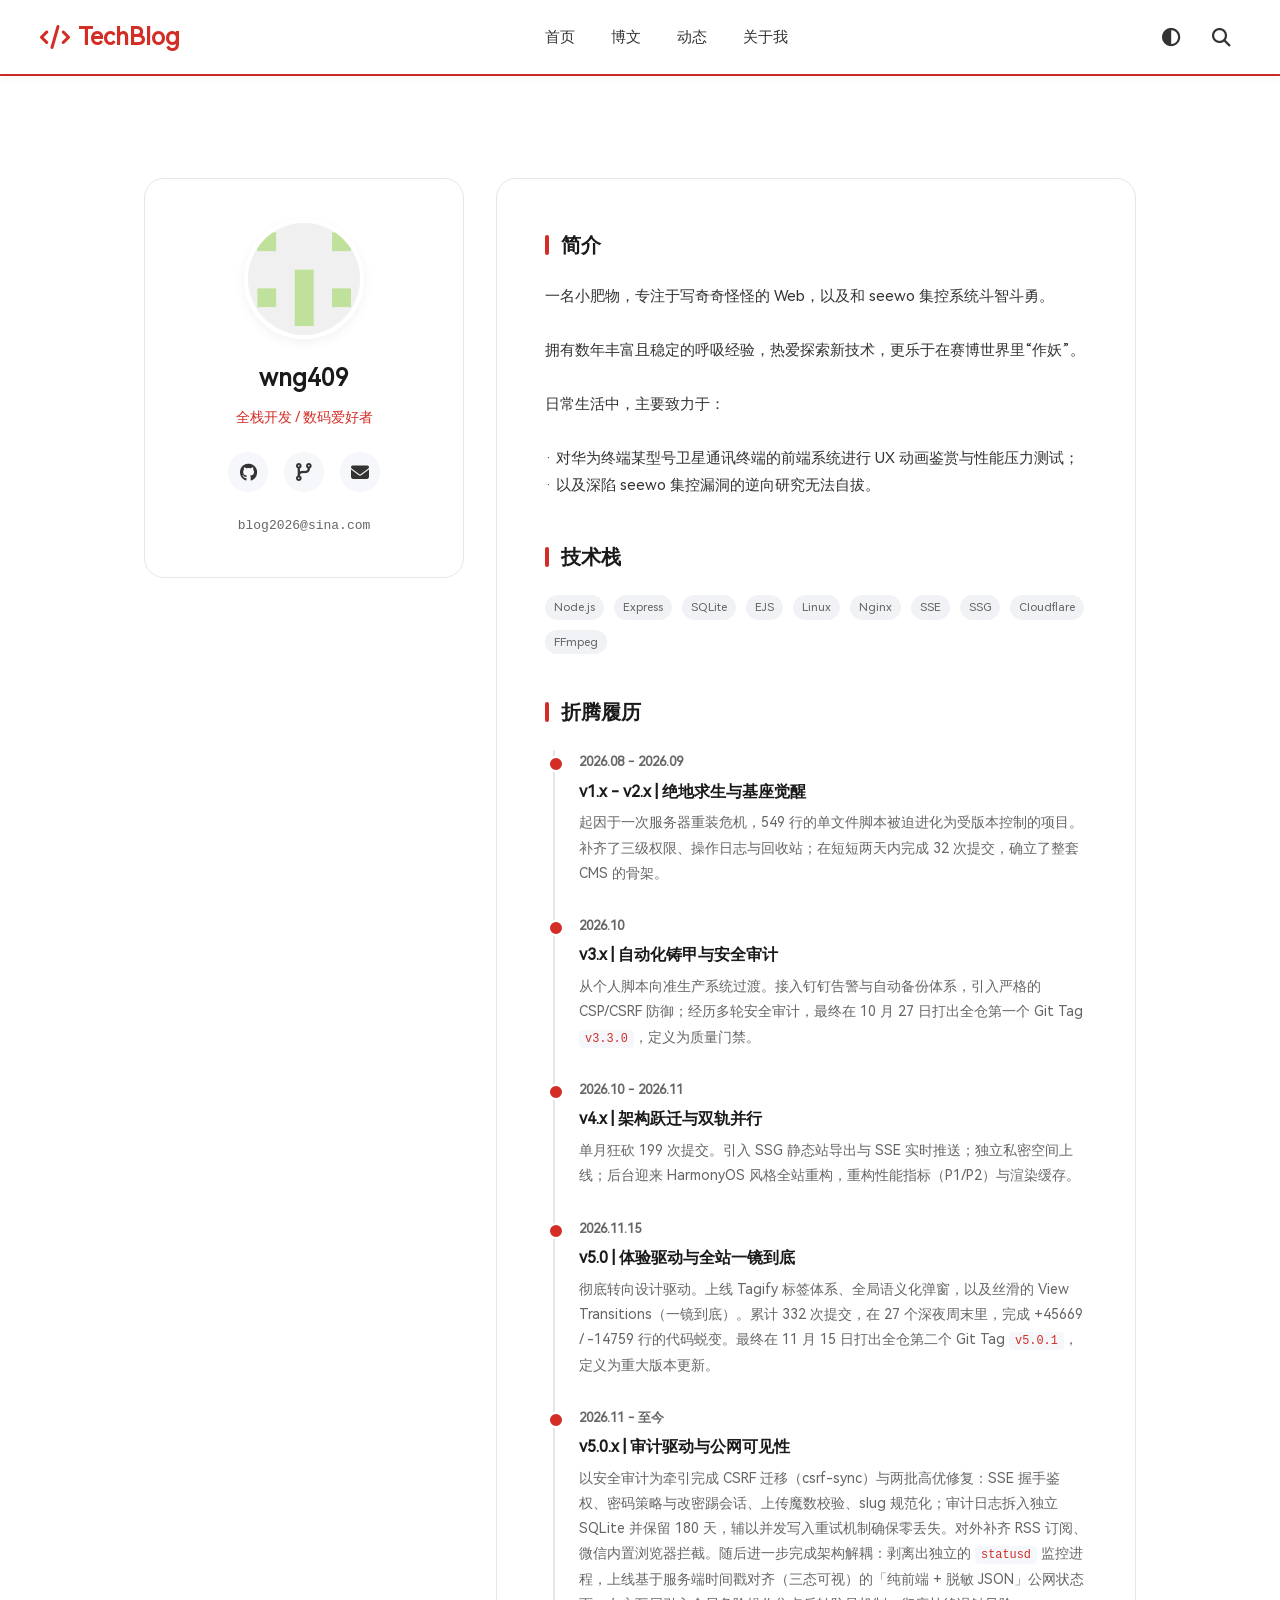
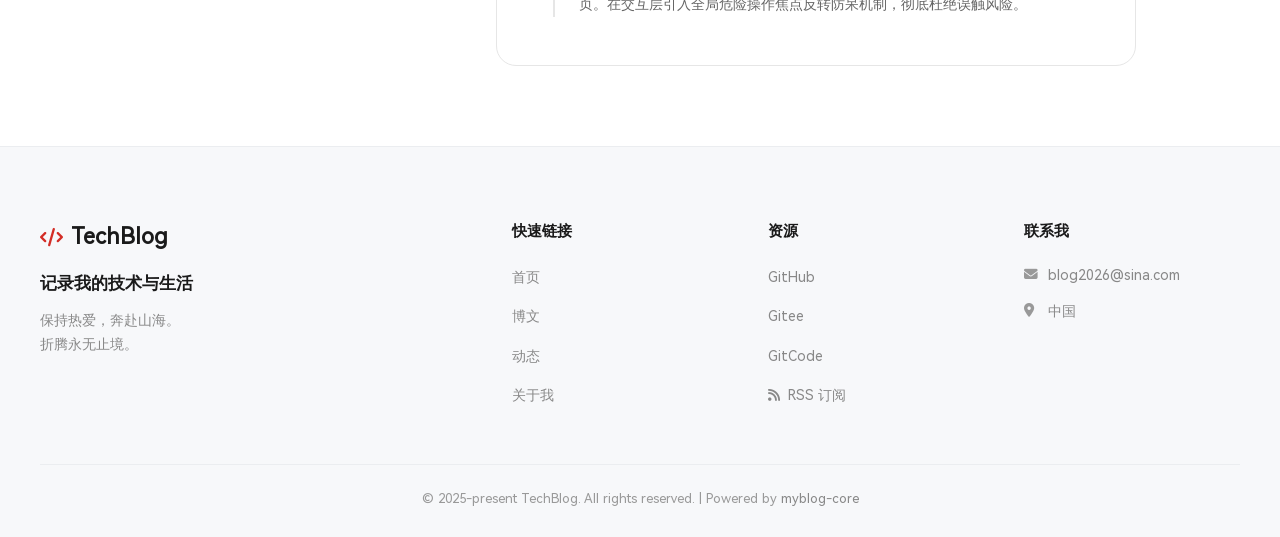
<file: about.html>
<!DOCTYPE html>
<html lang="zh-CN" class="">
<head>
  

<script>(function(){try{var t=localStorage.getItem("theme");if(t!=="light"&&t!=="dark"&&t!=="system")t="system";var m=window.matchMedia?window.matchMedia("(prefers-color-scheme: dark)"):null;var d=t==="dark"||(t==="system"&&m&&m.matches);document.documentElement.classList.toggle("dark",!!d);document.documentElement.setAttribute("data-theme",t);}catch(e){}})();</script>
<script src="/js/theme.js" defer></script>
  <meta charset="UTF-8">
  <meta name="viewport" content="width=device-width, initial-scale=1.0">
  <meta name="color-scheme" content="light dark">
  <title>关于我</title>
  <!-- 站点主题色（后台「站点设置」可改，默认 #e60012） -->
  <style>:root { --brand-color: #d32d26 }</style>
  <link rel="stylesheet" href="/css/all.min.css">
  <link rel="stylesheet" href="/css/style.css">
<link rel="icon" type="image/svg+xml" href="/favicon.svg">
<link rel="icon" href="/favicon.svg" sizes="any">
  <!-- RSS 入口：静态站同源读取 dist/rss.xml，动态站跳到 GitCode 的静态站镜像仓库（国内可访问） -->
  <link rel="alternate" type="application/rss+xml" title="TechBlog RSS" href="/rss.xml">
</head>
<body class="" data-static="true">
  <!-- 顶部导航栏 -->
  <header>
  <div class="container header-container">
    <!-- 修改点 1：将 div 换成 a 标签，加上 href="/" -->
    <a href="/" class="logo">
      <i class="fas fa-code"></i>
      <span>TechBlog</span>
    </a>

    <!-- PC 横向导航 -->
    <nav class="pc-nav">
      <a href="/">首页</a>
      <a href="/posts.html">博文</a>
      <a href="/moments.html">动态</a>
      
      
      <a href="/about.html">关于我</a>
    </nav>

    <div class="nav-right">
      
<div class="theme-switch" data-theme-switch>
  <button class="theme-toggle" id="themeTogglePc" type="button" aria-label="切换主题" aria-haspopup="true" aria-expanded="false">
    <i class="theme-toggle-icon fas fa-circle-half-stroke" aria-hidden="true"></i>
    
    
  </button>
  <div class="theme-menu" role="menu" aria-label="主题模式">
    <button type="button" role="menuitemradio" aria-checked="false" data-theme-value="system"><i class="fas fa-circle-half-stroke" aria-hidden="true"></i><span>跟随系统</span></button>
    <button type="button" role="menuitemradio" aria-checked="false" data-theme-value="light"><i class="fas fa-sun" aria-hidden="true"></i><span>浅色</span></button>
    <button type="button" role="menuitemradio" aria-checked="false" data-theme-value="dark"><i class="fas fa-moon" aria-hidden="true"></i><span>深色</span></button>
  </div>
</div>
      <button class="search-toggle" id="searchToggle" type="button" aria-label="搜索">
        <i class="fas fa-search"></i>
      </button>
      <button class="menu-toggle" id="menuToggle" type="button" aria-label="菜单">
        <i class="fas fa-bars"></i>
      </button>
    </div>
  </div>
</header>

  <!-- 全屏菜单 -->
  <div class="mobile-menu" id="mobileMenu">
    <div class="mobile-menu-header">
      <!-- 修改点 2：将移动端的 div 也换成 a 标签 -->
      <a href="/" class="logo">
        <i class="fas fa-code"></i>
        <span>TechBlog</span>
      </a>
      <button class="menu-close" id="menuClose" type="button" aria-label="关闭">
        <i class="fas fa-times"></i>
      </button>
    </div>

    <ul class="mobile-menu-list">
      <li><a href="/">首页<span class="arrow">›</span></a></li>
      <li><a href="/posts.html">博文<span class="arrow">›</span></a></li>
      <li><a href="/moments.html">动态<span class="arrow">›</span></a></li>
      
      
      <li><a href="/about.html">关于我<span class="arrow">›</span></a></li>
    </ul>

    <div class="mobile-menu-footer">
      
<div class="theme-switch theme-switch--circle" data-theme-switch>
  <button class="theme-toggle" id="themeToggleMobile" type="button" aria-label="切换主题" aria-haspopup="true" aria-expanded="false">
    <i class="theme-toggle-icon fas fa-circle-half-stroke" aria-hidden="true"></i>
    <span>主题</span>
    
  </button>
  <div class="theme-menu" role="menu" aria-label="主题模式">
    <button type="button" role="menuitemradio" aria-checked="false" data-theme-value="system"><i class="fas fa-circle-half-stroke" aria-hidden="true"></i><span>跟随系统</span></button>
    <button type="button" role="menuitemradio" aria-checked="false" data-theme-value="light"><i class="fas fa-sun" aria-hidden="true"></i><span>浅色</span></button>
    <button type="button" role="menuitemradio" aria-checked="false" data-theme-value="dark"><i class="fas fa-moon" aria-hidden="true"></i><span>深色</span></button>
  </div>
</div>
      <a href="https://github.com/wng409" target="_blank" rel="noopener" class="circle-btn">
        <i class="fab fa-github"></i>
        <span>GitHub</span>
      </a>
      <a href="mailto:blog2026@sina.com" class="circle-btn">
        <i class="fas fa-envelope"></i>
        <span>邮件</span>
      </a>
      <a href="/rss.xml" class="circle-btn" target="_blank" rel="noopener" title="RSS">
        <i class="fas fa-rss"></i>
        <span>RSS</span>
      </a>
    </div>
  </div>

  <!-- 页面内容 -->
  <main>
    <section class="about-wrapper">

  <!-- 左侧名片 -->
  <aside class="about-card-left">
    <!-- 头像：直接读站点设置，不做任何兜底 -->
    <img class="about-avatar" src="/uploads/2026-11-07/1794033327690-q1atu8.png" width="120" height="120" alt="头像">

    <h1 class="about-name">wng409</h1>
    <span class="about-title">全栈开发 / 数码爱好者</span>

    <div class="social-links">
      <a href="https://github.com/wng409" target="_blank" rel="noopener" aria-label="GitHub">
        <i class="fab fa-github" aria-hidden="true"></i>
      </a>
      <a href="https://gitcode.com/wng409" target="_blank" rel="noopener" aria-label="GitCode">
        <i class="fas fa-code-branch" aria-hidden="true"></i>
      </a>
      <a href="mailto:blog2026@sina.com" aria-label="Email">
        <i class="fas fa-envelope" aria-hidden="true"></i>
      </a>
    </div>

    <div class="contact-email">blog2026@sina.com</div>
  </aside>

  <!-- 右侧内容 -->
  <main class="about-card-right">

    <h2 class="section-title">简介</h2>
    <div style="white-space: pre-wrap;">一名小肥物，专注于写奇奇怪怪的 Web，以及和 seewo 集控系统斗智斗勇。

拥有数年丰富且稳定的呼吸经验，热爱探索新技术，更乐于在赛博世界里“作妖”。

日常生活中，主要致力于：

· 对华为终端某型号卫星通讯终端的前端系统进行 UX 动画鉴赏与性能压力测试；
· 以及深陷 seewo 集控漏洞的逆向研究无法自拔。</div>

    <h2 class="section-title">技术栈</h2>
    <div class="tech-stack">
      <span class="tag-pill">Node.js</span>
      <span class="tag-pill">Express</span>
      <span class="tag-pill">SQLite</span>
      <span class="tag-pill">EJS</span>
      <span class="tag-pill">Linux</span>
      <span class="tag-pill">Nginx</span>
      <span class="tag-pill">SSE</span>
      <span class="tag-pill">SSG</span>
      <span class="tag-pill">Cloudflare</span>
      <span class="tag-pill">FFmpeg</span>
    </div>

    <h2 class="section-title">折腾履历</h2>
    <div class="history-list">
      <!-- 阶段 1 -->
      <div class="history-item">
        <span class="history-date">2026.08 - 2026.09</span>
        <div class="history-title">v1.x - v2.x | 绝地求生与基座觉醒</div>
        <div class="history-desc">
          起因于一次服务器重装危机，549 行的单文件脚本被迫进化为受版本控制的项目。补齐了三级权限、操作日志与回收站；在短短两天内完成 32 次提交，确立了整套 CMS 的骨架。
        </div>
      </div>

      <!-- 阶段 2 -->
      <div class="history-item">
        <span class="history-date">2026.10</span>
        <div class="history-title">v3.x | 自动化铸甲与安全审计</div>
        <div class="history-desc">
          从个人脚本向准生产系统过渡。接入钉钉告警与自动备份体系，引入严格的 CSP/CSRF 防御；经历多轮安全审计，最终在 10 月 27 日打出全仓第一个 Git Tag <code>v3.3.0</code>，定义为质量门禁。
        </div>
      </div>

      <!-- 阶段 3 -->
      <div class="history-item">
        <span class="history-date">2026.10 - 2026.11</span>
        <div class="history-title">v4.x | 架构跃迁与双轨并行</div>
        <div class="history-desc">
          单月狂砍 199 次提交。引入 SSG 静态站导出与 SSE 实时推送；独立私密空间上线；后台迎来 HarmonyOS 风格全站重构，重构性能指标（P1/P2）与渲染缓存。
        </div>
      </div>

      <!-- 阶段 4 -->
      <div class="history-item">
        <span class="history-date">2026.11.15</span>
        <div class="history-title">v5.0 | 体验驱动与全站一镜到底</div>
        <div class="history-desc">
          彻底转向设计驱动。上线 Tagify 标签体系、全局语义化弹窗，以及丝滑的 View Transitions（一镜到底）。累计 332 次提交，在 27 个深夜周末里，完成 +45669 / -14759 行的代码蜕变。最终在 11 月 15 日打出全仓第二个 Git Tag <code>v5.0.1</code>，定义为重大版本更新。
        </div>
      </div>

      <!-- 阶段 5 -->
      <div class="history-item">
        <span class="history-date">2026.11 - 至今</span>
        <div class="history-title">v5.0.x | 审计驱动与公网可见性</div>
        <div class="history-desc">
          以安全审计为牵引完成 CSRF 迁移（csrf-sync）与两批高优修复：SSE 握手鉴权、密码策略与改密踢会话、上传魔数校验、slug 规范化；审计日志拆入独立 SQLite 并保留 180 天，辅以并发写入重试机制确保零丢失。对外补齐 RSS 订阅、微信内置浏览器拦截。随后进一步完成架构解耦：剥离出独立的 <code>statusd</code> 监控进程，上线基于服务端时间戳对齐（三态可视）的「纯前端 + 脱敏 JSON」公网状态页。在交互层引入全局危险操作焦点反转防呆机制，彻底杜绝误触风险。
        </div>
      </div>
    </div>

  </main>

</section>
  </main>

  <!-- 底部栏（独立 partial，便于后续整体替换） -->
  
<footer class="site-footer">
  <div class="footer-inner">

    <div class="footer-grid">

      <!-- 列 1：品牌 -->
      <div class="footer-brand">
        <a href="/" class="footer-logo">
          <i class="fas fa-code" aria-hidden="true"></i>
          <span>TechBlog</span>
        </a>
        <h2>记录我的技术与生活</h2>
        <p>保持热爱，奔赴山海。<br>折腾永无止境。</p>
      </div>

      <!-- 列 2：快速链接 -->
      <div class="footer-col">
        <h4>快速链接</h4>
        <ul class="footer-nav">
          <li><a href="/">首页</a></li>
          <li><a href="/posts.html">博文</a></li>
          
            <li><a href="/moments.html">动态</a></li>
          
          <li><a href="/about.html">关于我</a></li>
          
          
          
        </ul>
      </div>

      <!-- 列 3：资源 -->
      <div class="footer-col">
        <h4>资源</h4>
        <ul class="footer-nav">
          <li><a href="https://github.com/wng409" target="_blank" rel="noopener">GitHub</a></li>
          <li><a href="https://gitee.com/wng409" target="_blank" rel="noopener">Gitee</a></li>
          <li><a href="https://gitcode.com/wng409" target="_blank" rel="noopener">GitCode</a></li>
          
          <li>
            <a href="/rss.xml" target="_blank" rel="noopener">
              <i class="fas fa-rss" style="margin-right: 8px;"></i>RSS 订阅
            </a>
          </li>
        </ul>
      </div>

      <!-- 列 4：联系我 -->
      <div class="footer-col">
        <h4>联系我</h4>
        <ul class="footer-nav">
          <li class="footer-contact">
            <i class="fas fa-envelope" aria-hidden="true"></i>
            <a href="mailto:blog2026@sina.com">blog2026@sina.com</a>
          </li>
          <li class="footer-contact">
            <i class="fas fa-map-marker-alt" aria-hidden="true"></i>
            <span>中国</span>
          </li>
        </ul>
      </div>

    </div>

    <!-- 底部版权：四列下方居中 -->
    <div class="footer-bottom">
      <p>&copy; 2025-present TechBlog. All rights reserved.
        
          <span class="powered-by"> | Powered by <a href="https://github.com/wng409/myblog-core" target="_blank" rel="noopener">myblog-core</a></span>
        
      </p>
    </div>

  </div>
</footer>

  <!-- 微信内置浏览器提示：移动端全屏遮罩（点击穿透，指引用户点右上角「在浏览器打开」）。
       PC 端不显示遮罩，由 /js/wechat-guard.js 调用 hm-ui 弹窗并提供「复制链接」。 -->
  <div id="wechat-mobile-mask" aria-hidden="true">
    <svg class="wechat-mask-arrow" viewBox="0 0 100 100" fill="none" stroke="currentColor"
         stroke-width="3" stroke-linecap="round" stroke-linejoin="round" aria-hidden="true" focusable="false">
      <path d="M20 80 Q 40 50 80 20" stroke-dasharray="4 4" />
      <path d="M60 20 L80 20 L80 40" />
    </svg>
    <div class="wechat-mask-tip">
      点击右上角<br>选择「在浏览器打开」
    </div>
    <div class="wechat-mask-hint">
      <span class="wechat-mask-dots">···</span>
      <span>在浏览器中打开</span>
    </div>
  </div>

  <script src="/js/hm-ui.js"></script>
  <script src="/js/main.js"></script>
  <!-- 微信拦截：依赖 hm-ui 的 showHmModal，必须放在其后 -->
  <script src="/js/wechat-guard.js"></script>
</body>
</html>
</file>
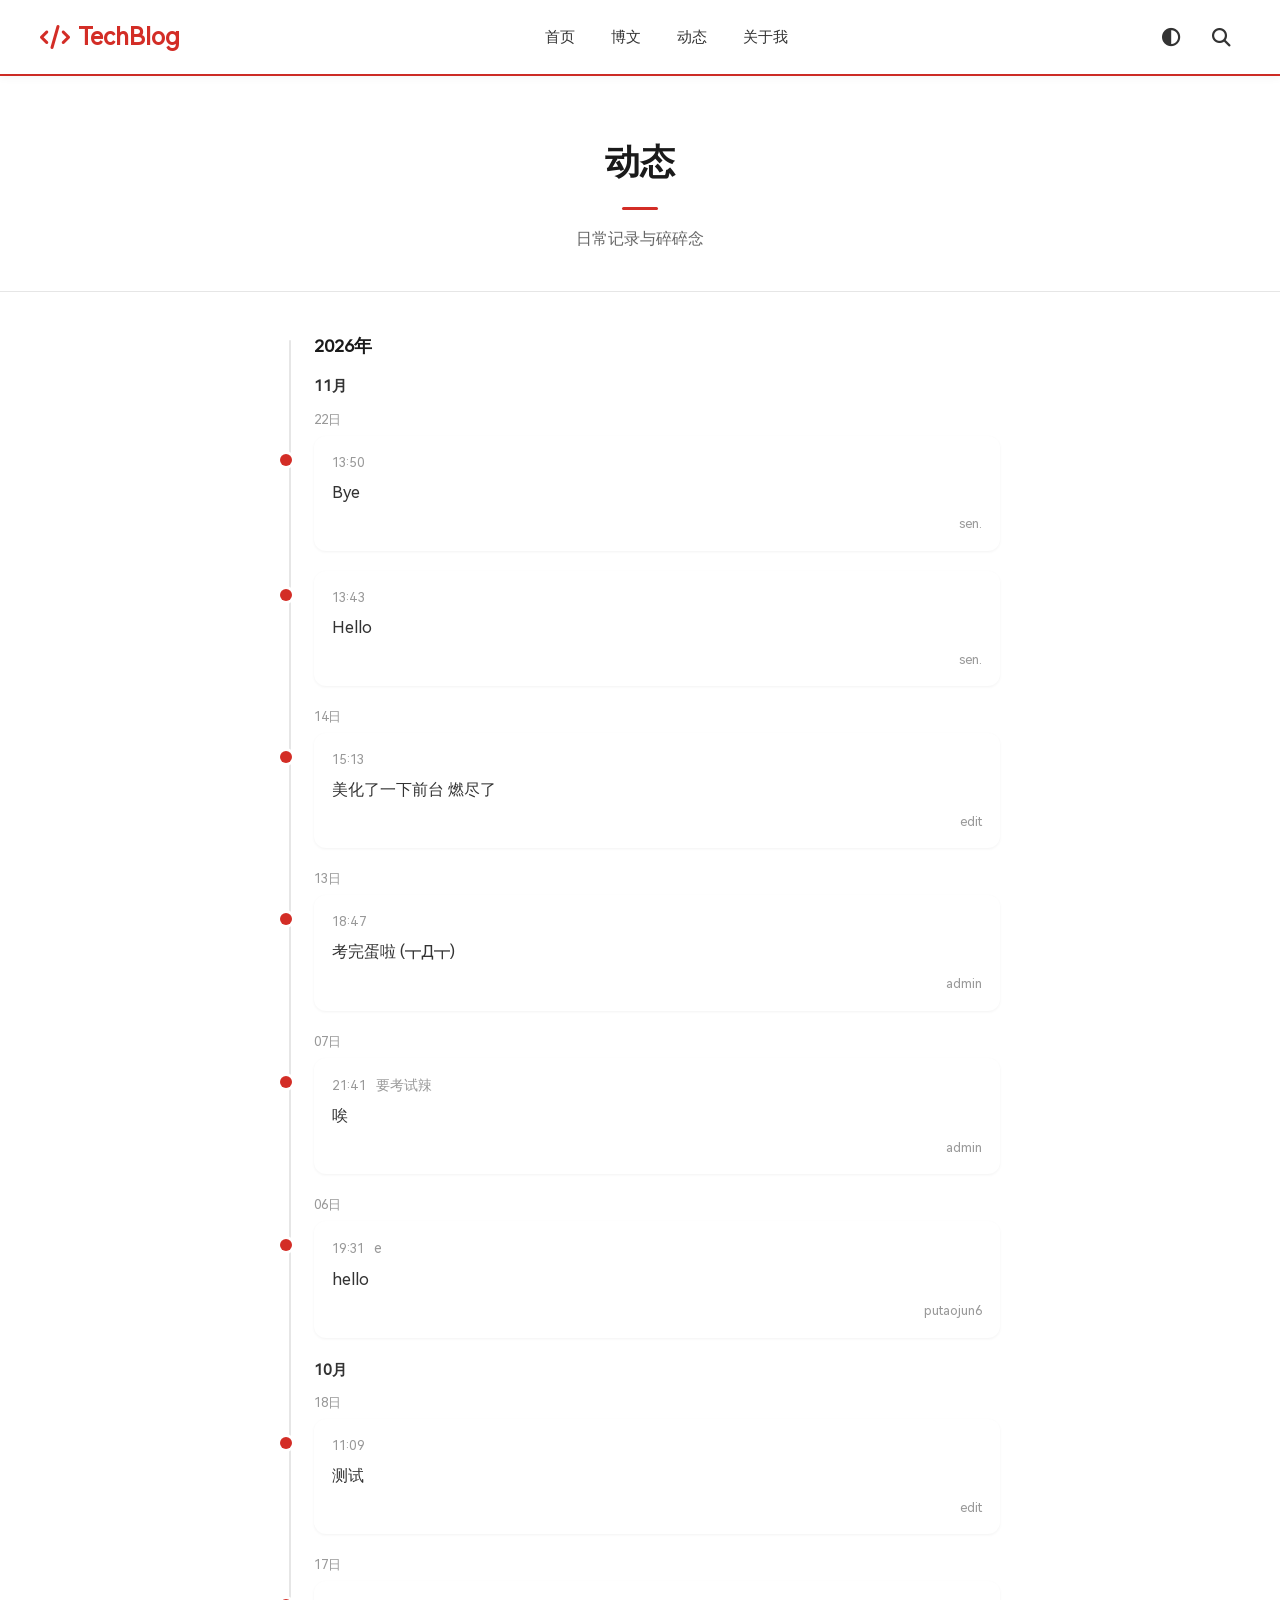
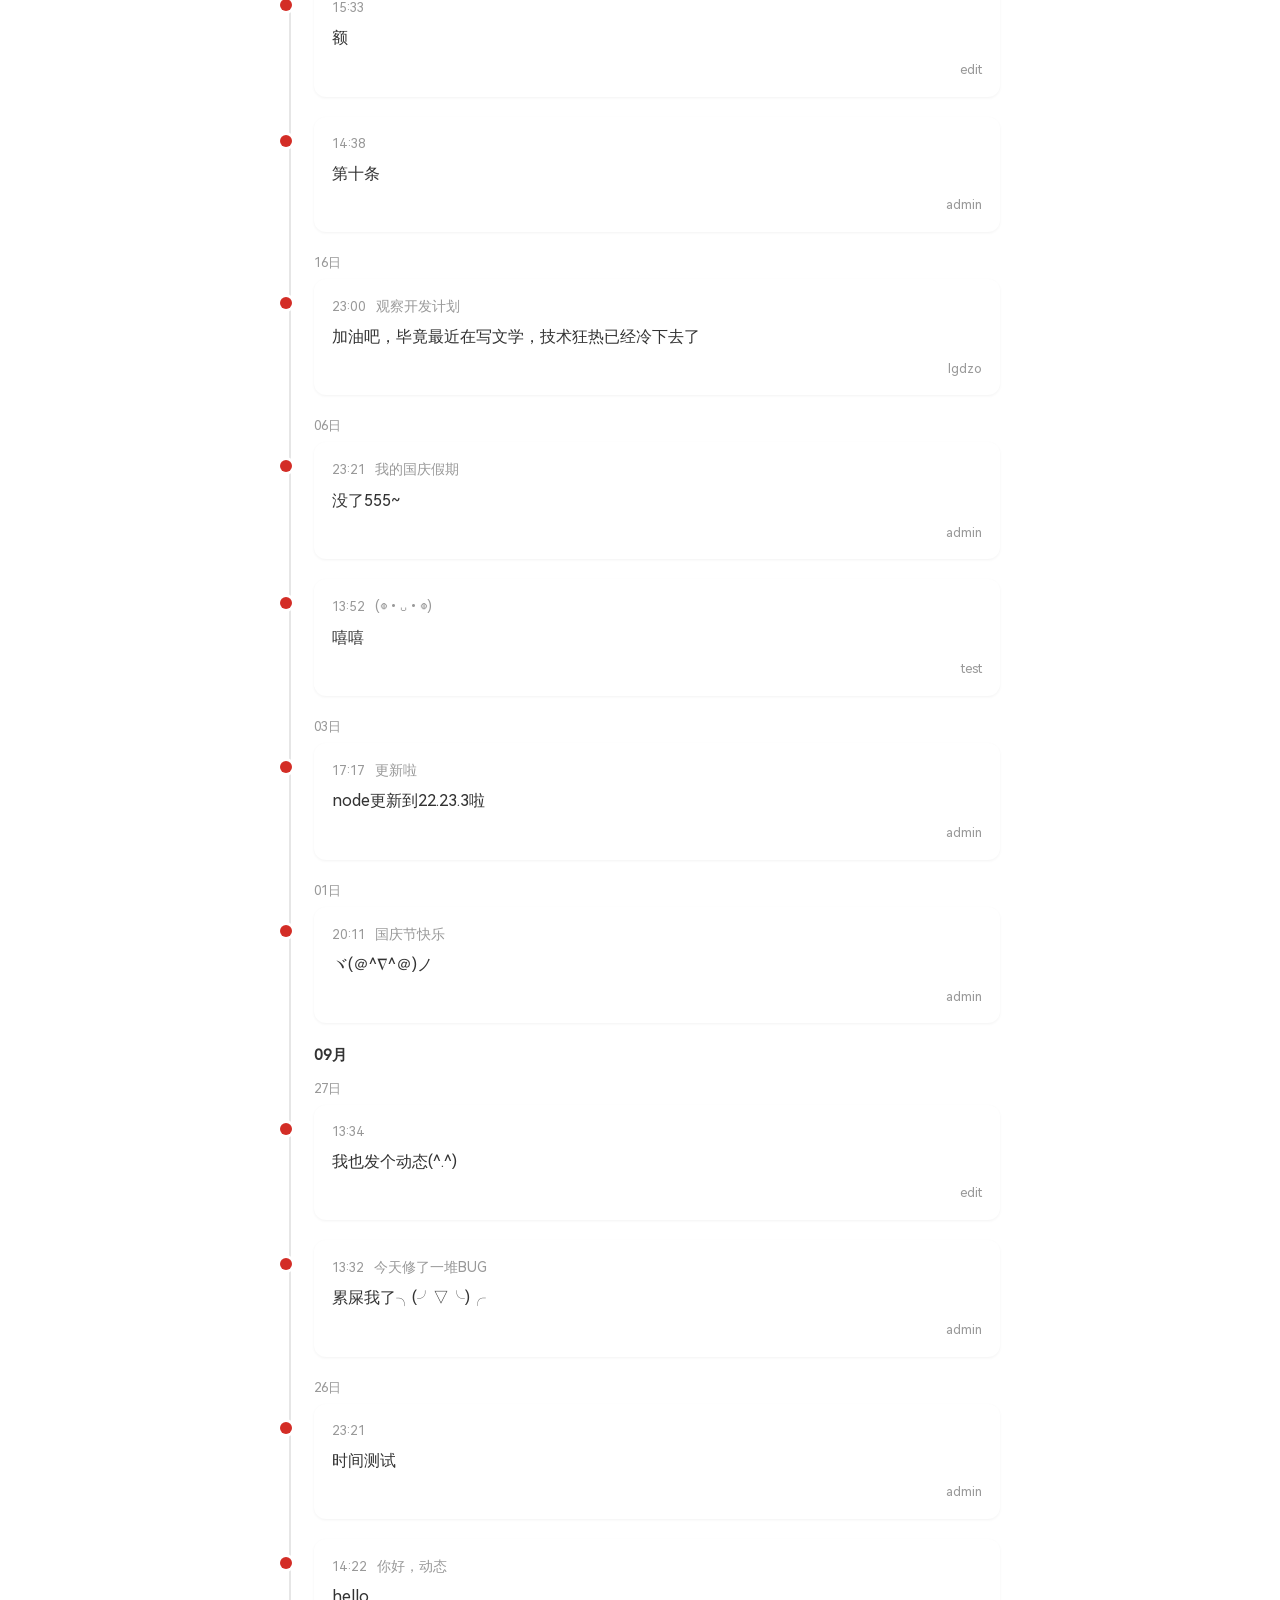
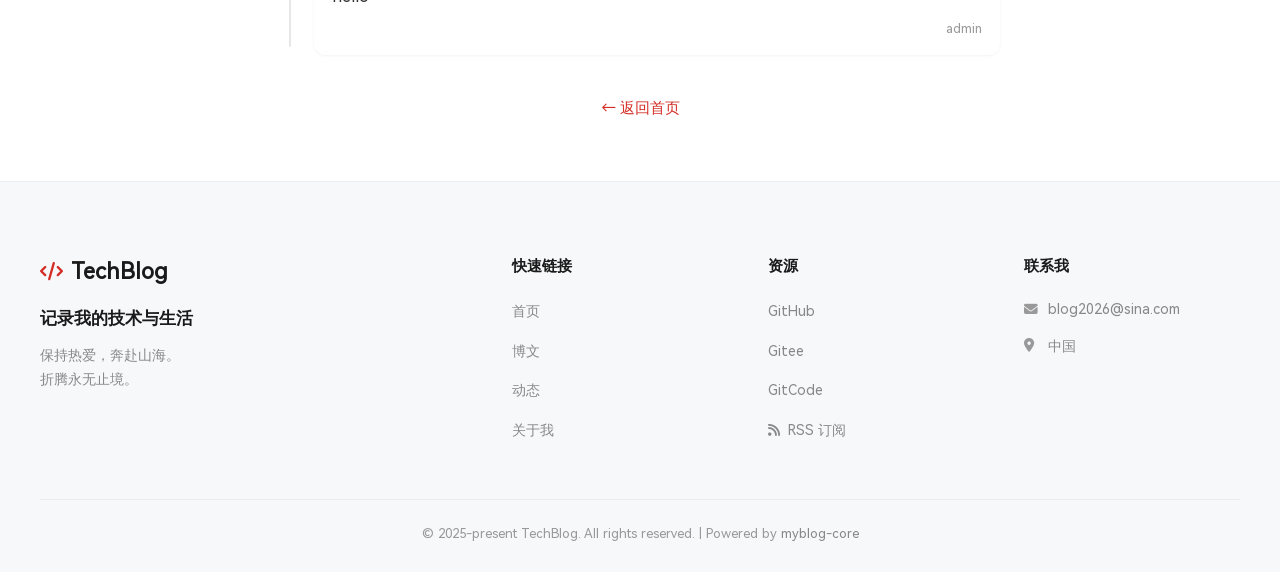
<file: moments.html>
<!DOCTYPE html>
<html lang="zh-CN" class="">
<head>
  

<script>(function(){try{var t=localStorage.getItem("theme");if(t!=="light"&&t!=="dark"&&t!=="system")t="system";var m=window.matchMedia?window.matchMedia("(prefers-color-scheme: dark)"):null;var d=t==="dark"||(t==="system"&&m&&m.matches);document.documentElement.classList.toggle("dark",!!d);document.documentElement.setAttribute("data-theme",t);}catch(e){}})();</script>
<script src="/js/theme.js" defer></script>
  <meta charset="UTF-8">
  <meta name="viewport" content="width=device-width, initial-scale=1.0">
  <meta name="color-scheme" content="light dark">
  <title>动态</title>
  <!-- 站点主题色（后台「站点设置」可改，默认 #e60012） -->
  <style>:root { --brand-color: #d32d26 }</style>
  <link rel="stylesheet" href="/css/all.min.css">
  <link rel="stylesheet" href="/css/style.css">
<link rel="icon" type="image/svg+xml" href="/favicon.svg">
<link rel="icon" href="/favicon.svg" sizes="any">
  <!-- RSS 入口：静态站同源读取 dist/rss.xml，动态站跳到 GitCode 的静态站镜像仓库（国内可访问） -->
  <link rel="alternate" type="application/rss+xml" title="TechBlog RSS" href="/rss.xml">
</head>
<body class="" data-static="true">
  <!-- 顶部导航栏 -->
  <header>
  <div class="container header-container">
    <!-- 修改点 1：将 div 换成 a 标签，加上 href="/" -->
    <a href="/" class="logo">
      <i class="fas fa-code"></i>
      <span>TechBlog</span>
    </a>

    <!-- PC 横向导航 -->
    <nav class="pc-nav">
      <a href="/">首页</a>
      <a href="/posts.html">博文</a>
      <a href="/moments.html">动态</a>
      
      
      <a href="/about.html">关于我</a>
    </nav>

    <div class="nav-right">
      
<div class="theme-switch" data-theme-switch>
  <button class="theme-toggle" id="themeTogglePc" type="button" aria-label="切换主题" aria-haspopup="true" aria-expanded="false">
    <i class="theme-toggle-icon fas fa-circle-half-stroke" aria-hidden="true"></i>
    
    
  </button>
  <div class="theme-menu" role="menu" aria-label="主题模式">
    <button type="button" role="menuitemradio" aria-checked="false" data-theme-value="system"><i class="fas fa-circle-half-stroke" aria-hidden="true"></i><span>跟随系统</span></button>
    <button type="button" role="menuitemradio" aria-checked="false" data-theme-value="light"><i class="fas fa-sun" aria-hidden="true"></i><span>浅色</span></button>
    <button type="button" role="menuitemradio" aria-checked="false" data-theme-value="dark"><i class="fas fa-moon" aria-hidden="true"></i><span>深色</span></button>
  </div>
</div>
      <button class="search-toggle" id="searchToggle" type="button" aria-label="搜索">
        <i class="fas fa-search"></i>
      </button>
      <button class="menu-toggle" id="menuToggle" type="button" aria-label="菜单">
        <i class="fas fa-bars"></i>
      </button>
    </div>
  </div>
</header>

  <!-- 全屏菜单 -->
  <div class="mobile-menu" id="mobileMenu">
    <div class="mobile-menu-header">
      <!-- 修改点 2：将移动端的 div 也换成 a 标签 -->
      <a href="/" class="logo">
        <i class="fas fa-code"></i>
        <span>TechBlog</span>
      </a>
      <button class="menu-close" id="menuClose" type="button" aria-label="关闭">
        <i class="fas fa-times"></i>
      </button>
    </div>

    <ul class="mobile-menu-list">
      <li><a href="/">首页<span class="arrow">›</span></a></li>
      <li><a href="/posts.html">博文<span class="arrow">›</span></a></li>
      <li><a href="/moments.html">动态<span class="arrow">›</span></a></li>
      
      
      <li><a href="/about.html">关于我<span class="arrow">›</span></a></li>
    </ul>

    <div class="mobile-menu-footer">
      
<div class="theme-switch theme-switch--circle" data-theme-switch>
  <button class="theme-toggle" id="themeToggleMobile" type="button" aria-label="切换主题" aria-haspopup="true" aria-expanded="false">
    <i class="theme-toggle-icon fas fa-circle-half-stroke" aria-hidden="true"></i>
    <span>主题</span>
    
  </button>
  <div class="theme-menu" role="menu" aria-label="主题模式">
    <button type="button" role="menuitemradio" aria-checked="false" data-theme-value="system"><i class="fas fa-circle-half-stroke" aria-hidden="true"></i><span>跟随系统</span></button>
    <button type="button" role="menuitemradio" aria-checked="false" data-theme-value="light"><i class="fas fa-sun" aria-hidden="true"></i><span>浅色</span></button>
    <button type="button" role="menuitemradio" aria-checked="false" data-theme-value="dark"><i class="fas fa-moon" aria-hidden="true"></i><span>深色</span></button>
  </div>
</div>
      <a href="https://github.com/wng409" target="_blank" rel="noopener" class="circle-btn">
        <i class="fab fa-github"></i>
        <span>GitHub</span>
      </a>
      <a href="mailto:blog2026@sina.com" class="circle-btn">
        <i class="fas fa-envelope"></i>
        <span>邮件</span>
      </a>
      <a href="/rss.xml" class="circle-btn" target="_blank" rel="noopener" title="RSS">
        <i class="fas fa-rss"></i>
        <span>RSS</span>
      </a>
    </div>
  </div>

  <!-- 页面内容 -->
  <main>
    <!-- 页面标题 -->
<section class="page-hero">
  <div class="container">
    <h1>动态</h1>
    <div class="hero-line"></div>
    <p>日常记录与碎碎念</p>
  </div>
</section>

<section class="moments-section">
  <div class="container">
    
    <div class="timeline">
      
        
        <div class="timeline-year">2026年</div>
        <div class="timeline-month">11月</div>
        <div class="timeline-day">22日</div>

        <div class="timeline-item">
          <span class="timeline-node"></span>
          <article class="timeline-card">
            <div class="timeline-head">
              <time class="timeline-date" datetime="2026-11-22 05:50:18">13:50</time>
              
            </div>
            <div class="timeline-content">Bye</div>
            <div class="timeline-author">sen.</div>
          </article>
        </div>
        
      
        
        
        
        

        <div class="timeline-item">
          <span class="timeline-node"></span>
          <article class="timeline-card">
            <div class="timeline-head">
              <time class="timeline-date" datetime="2026-11-22 05:43:39">13:43</time>
              
            </div>
            <div class="timeline-content">Hello</div>
            <div class="timeline-author">sen.</div>
          </article>
        </div>
        
      
        
        
        
        <div class="timeline-day">14日</div>

        <div class="timeline-item">
          <span class="timeline-node"></span>
          <article class="timeline-card">
            <div class="timeline-head">
              <time class="timeline-date" datetime="2026-11-14 07:13:48">15:13</time>
              
            </div>
            <div class="timeline-content">美化了一下前台 燃尽了</div>
            <div class="timeline-author">edit</div>
          </article>
        </div>
        
      
        
        
        
        <div class="timeline-day">13日</div>

        <div class="timeline-item">
          <span class="timeline-node"></span>
          <article class="timeline-card">
            <div class="timeline-head">
              <time class="timeline-date" datetime="2026-11-13 10:47:09">18:47</time>
              
            </div>
            <div class="timeline-content">考完蛋啦 (┳Д┳)</div>
            <div class="timeline-author">admin</div>
          </article>
        </div>
        
      
        
        
        
        <div class="timeline-day">07日</div>

        <div class="timeline-item">
          <span class="timeline-node"></span>
          <article class="timeline-card">
            <div class="timeline-head">
              <time class="timeline-date" datetime="2026-11-07 13:41:49">21:41</time>
              
                <span class="timeline-title">要考试辣</span>
              
            </div>
            <div class="timeline-content">唉</div>
            <div class="timeline-author">admin</div>
          </article>
        </div>
        
      
        
        
        
        <div class="timeline-day">06日</div>

        <div class="timeline-item">
          <span class="timeline-node"></span>
          <article class="timeline-card">
            <div class="timeline-head">
              <time class="timeline-date" datetime="2026-11-06 11:31:25">19:31</time>
              
                <span class="timeline-title">e</span>
              
            </div>
            <div class="timeline-content">hello</div>
            <div class="timeline-author">putaojun6</div>
          </article>
        </div>
        
      
        
        
        <div class="timeline-month">10月</div>
        <div class="timeline-day">18日</div>

        <div class="timeline-item">
          <span class="timeline-node"></span>
          <article class="timeline-card">
            <div class="timeline-head">
              <time class="timeline-date" datetime="2026-10-18 03:09:45">11:09</time>
              
            </div>
            <div class="timeline-content">测试</div>
            <div class="timeline-author">edit</div>
          </article>
        </div>
        
      
        
        
        
        <div class="timeline-day">17日</div>

        <div class="timeline-item">
          <span class="timeline-node"></span>
          <article class="timeline-card">
            <div class="timeline-head">
              <time class="timeline-date" datetime="2026-10-17 07:33:26">15:33</time>
              
            </div>
            <div class="timeline-content">额</div>
            <div class="timeline-author">edit</div>
          </article>
        </div>
        
      
        
        
        
        

        <div class="timeline-item">
          <span class="timeline-node"></span>
          <article class="timeline-card">
            <div class="timeline-head">
              <time class="timeline-date" datetime="2026-10-17 06:38:03">14:38</time>
              
            </div>
            <div class="timeline-content">第十条</div>
            <div class="timeline-author">admin</div>
          </article>
        </div>
        
      
        
        
        
        <div class="timeline-day">16日</div>

        <div class="timeline-item">
          <span class="timeline-node"></span>
          <article class="timeline-card">
            <div class="timeline-head">
              <time class="timeline-date" datetime="2026-10-16 15:00:37">23:00</time>
              
                <span class="timeline-title">观察开发计划</span>
              
            </div>
            <div class="timeline-content">加油吧，毕竟最近在写文学，技术狂热已经冷下去了</div>
            <div class="timeline-author">lgdzo</div>
          </article>
        </div>
        
      
        
        
        
        <div class="timeline-day">06日</div>

        <div class="timeline-item">
          <span class="timeline-node"></span>
          <article class="timeline-card">
            <div class="timeline-head">
              <time class="timeline-date" datetime="2026-10-06 15:21:25">23:21</time>
              
                <span class="timeline-title">我的国庆假期</span>
              
            </div>
            <div class="timeline-content">没了555~</div>
            <div class="timeline-author">admin</div>
          </article>
        </div>
        
      
        
        
        
        

        <div class="timeline-item">
          <span class="timeline-node"></span>
          <article class="timeline-card">
            <div class="timeline-head">
              <time class="timeline-date" datetime="2026-10-06 05:52:08">13:52</time>
              
                <span class="timeline-title">(◍•ᴗ•◍)</span>
              
            </div>
            <div class="timeline-content">嘻嘻</div>
            <div class="timeline-author">test</div>
          </article>
        </div>
        
      
        
        
        
        <div class="timeline-day">03日</div>

        <div class="timeline-item">
          <span class="timeline-node"></span>
          <article class="timeline-card">
            <div class="timeline-head">
              <time class="timeline-date" datetime="2026-10-03 09:17:17">17:17</time>
              
                <span class="timeline-title">更新啦</span>
              
            </div>
            <div class="timeline-content">node更新到22.23.3啦</div>
            <div class="timeline-author">admin</div>
          </article>
        </div>
        
      
        
        
        
        <div class="timeline-day">01日</div>

        <div class="timeline-item">
          <span class="timeline-node"></span>
          <article class="timeline-card">
            <div class="timeline-head">
              <time class="timeline-date" datetime="2026-10-01 12:11:40">20:11</time>
              
                <span class="timeline-title">国庆节快乐</span>
              
            </div>
            <div class="timeline-content">ヾ(＠^∇^＠)ノ</div>
            <div class="timeline-author">admin</div>
          </article>
        </div>
        
      
        
        
        <div class="timeline-month">09月</div>
        <div class="timeline-day">27日</div>

        <div class="timeline-item">
          <span class="timeline-node"></span>
          <article class="timeline-card">
            <div class="timeline-head">
              <time class="timeline-date" datetime="2026-09-27 05:34:28">13:34</time>
              
            </div>
            <div class="timeline-content">我也发个动态(^.^)</div>
            <div class="timeline-author">edit</div>
          </article>
        </div>
        
      
        
        
        
        

        <div class="timeline-item">
          <span class="timeline-node"></span>
          <article class="timeline-card">
            <div class="timeline-head">
              <time class="timeline-date" datetime="2026-09-27 05:32:09">13:32</time>
              
                <span class="timeline-title">今天修了一堆BUG</span>
              
            </div>
            <div class="timeline-content">累屎我了╮(╯▽╰)╭</div>
            <div class="timeline-author">admin</div>
          </article>
        </div>
        
      
        
        
        
        <div class="timeline-day">26日</div>

        <div class="timeline-item">
          <span class="timeline-node"></span>
          <article class="timeline-card">
            <div class="timeline-head">
              <time class="timeline-date" datetime="2026-09-26 15:21:15">23:21</time>
              
            </div>
            <div class="timeline-content">时间测试</div>
            <div class="timeline-author">admin</div>
          </article>
        </div>
        
      
        
        
        
        

        <div class="timeline-item">
          <span class="timeline-node"></span>
          <article class="timeline-card">
            <div class="timeline-head">
              <time class="timeline-date" datetime="2026-09-26 06:22:45">14:22</time>
              
                <span class="timeline-title">你好，动态</span>
              
            </div>
            <div class="timeline-content">hello</div>
            <div class="timeline-author">admin</div>
          </article>
        </div>
        
      
    </div>
     
    <div class="moments-back">
      <a href="/" class="back-link">← 返回首页</a>
    </div>
  </div>
</section>
  </main>

  <!-- 底部栏（独立 partial，便于后续整体替换） -->
  
<footer class="site-footer">
  <div class="footer-inner">

    <div class="footer-grid">

      <!-- 列 1：品牌 -->
      <div class="footer-brand">
        <a href="/" class="footer-logo">
          <i class="fas fa-code" aria-hidden="true"></i>
          <span>TechBlog</span>
        </a>
        <h2>记录我的技术与生活</h2>
        <p>保持热爱，奔赴山海。<br>折腾永无止境。</p>
      </div>

      <!-- 列 2：快速链接 -->
      <div class="footer-col">
        <h4>快速链接</h4>
        <ul class="footer-nav">
          <li><a href="/">首页</a></li>
          <li><a href="/posts.html">博文</a></li>
          
            <li><a href="/moments.html">动态</a></li>
          
          <li><a href="/about.html">关于我</a></li>
          
          
          
        </ul>
      </div>

      <!-- 列 3：资源 -->
      <div class="footer-col">
        <h4>资源</h4>
        <ul class="footer-nav">
          <li><a href="https://github.com/wng409" target="_blank" rel="noopener">GitHub</a></li>
          <li><a href="https://gitee.com/wng409" target="_blank" rel="noopener">Gitee</a></li>
          <li><a href="https://gitcode.com/wng409" target="_blank" rel="noopener">GitCode</a></li>
          
          <li>
            <a href="/rss.xml" target="_blank" rel="noopener">
              <i class="fas fa-rss" style="margin-right: 8px;"></i>RSS 订阅
            </a>
          </li>
        </ul>
      </div>

      <!-- 列 4：联系我 -->
      <div class="footer-col">
        <h4>联系我</h4>
        <ul class="footer-nav">
          <li class="footer-contact">
            <i class="fas fa-envelope" aria-hidden="true"></i>
            <a href="mailto:blog2026@sina.com">blog2026@sina.com</a>
          </li>
          <li class="footer-contact">
            <i class="fas fa-map-marker-alt" aria-hidden="true"></i>
            <span>中国</span>
          </li>
        </ul>
      </div>

    </div>

    <!-- 底部版权：四列下方居中 -->
    <div class="footer-bottom">
      <p>&copy; 2025-present TechBlog. All rights reserved.
        
          <span class="powered-by"> | Powered by <a href="https://github.com/wng409/myblog-core" target="_blank" rel="noopener">myblog-core</a></span>
        
      </p>
    </div>

  </div>
</footer>

  <!-- 微信内置浏览器提示：移动端全屏遮罩（点击穿透，指引用户点右上角「在浏览器打开」）。
       PC 端不显示遮罩，由 /js/wechat-guard.js 调用 hm-ui 弹窗并提供「复制链接」。 -->
  <div id="wechat-mobile-mask" aria-hidden="true">
    <svg class="wechat-mask-arrow" viewBox="0 0 100 100" fill="none" stroke="currentColor"
         stroke-width="3" stroke-linecap="round" stroke-linejoin="round" aria-hidden="true" focusable="false">
      <path d="M20 80 Q 40 50 80 20" stroke-dasharray="4 4" />
      <path d="M60 20 L80 20 L80 40" />
    </svg>
    <div class="wechat-mask-tip">
      点击右上角<br>选择「在浏览器打开」
    </div>
    <div class="wechat-mask-hint">
      <span class="wechat-mask-dots">···</span>
      <span>在浏览器中打开</span>
    </div>
  </div>

  <script src="/js/hm-ui.js"></script>
  <script src="/js/main.js"></script>
  <!-- 微信拦截：依赖 hm-ui 的 showHmModal，必须放在其后 -->
  <script src="/js/wechat-guard.js"></script>
</body>
</html>
</file>
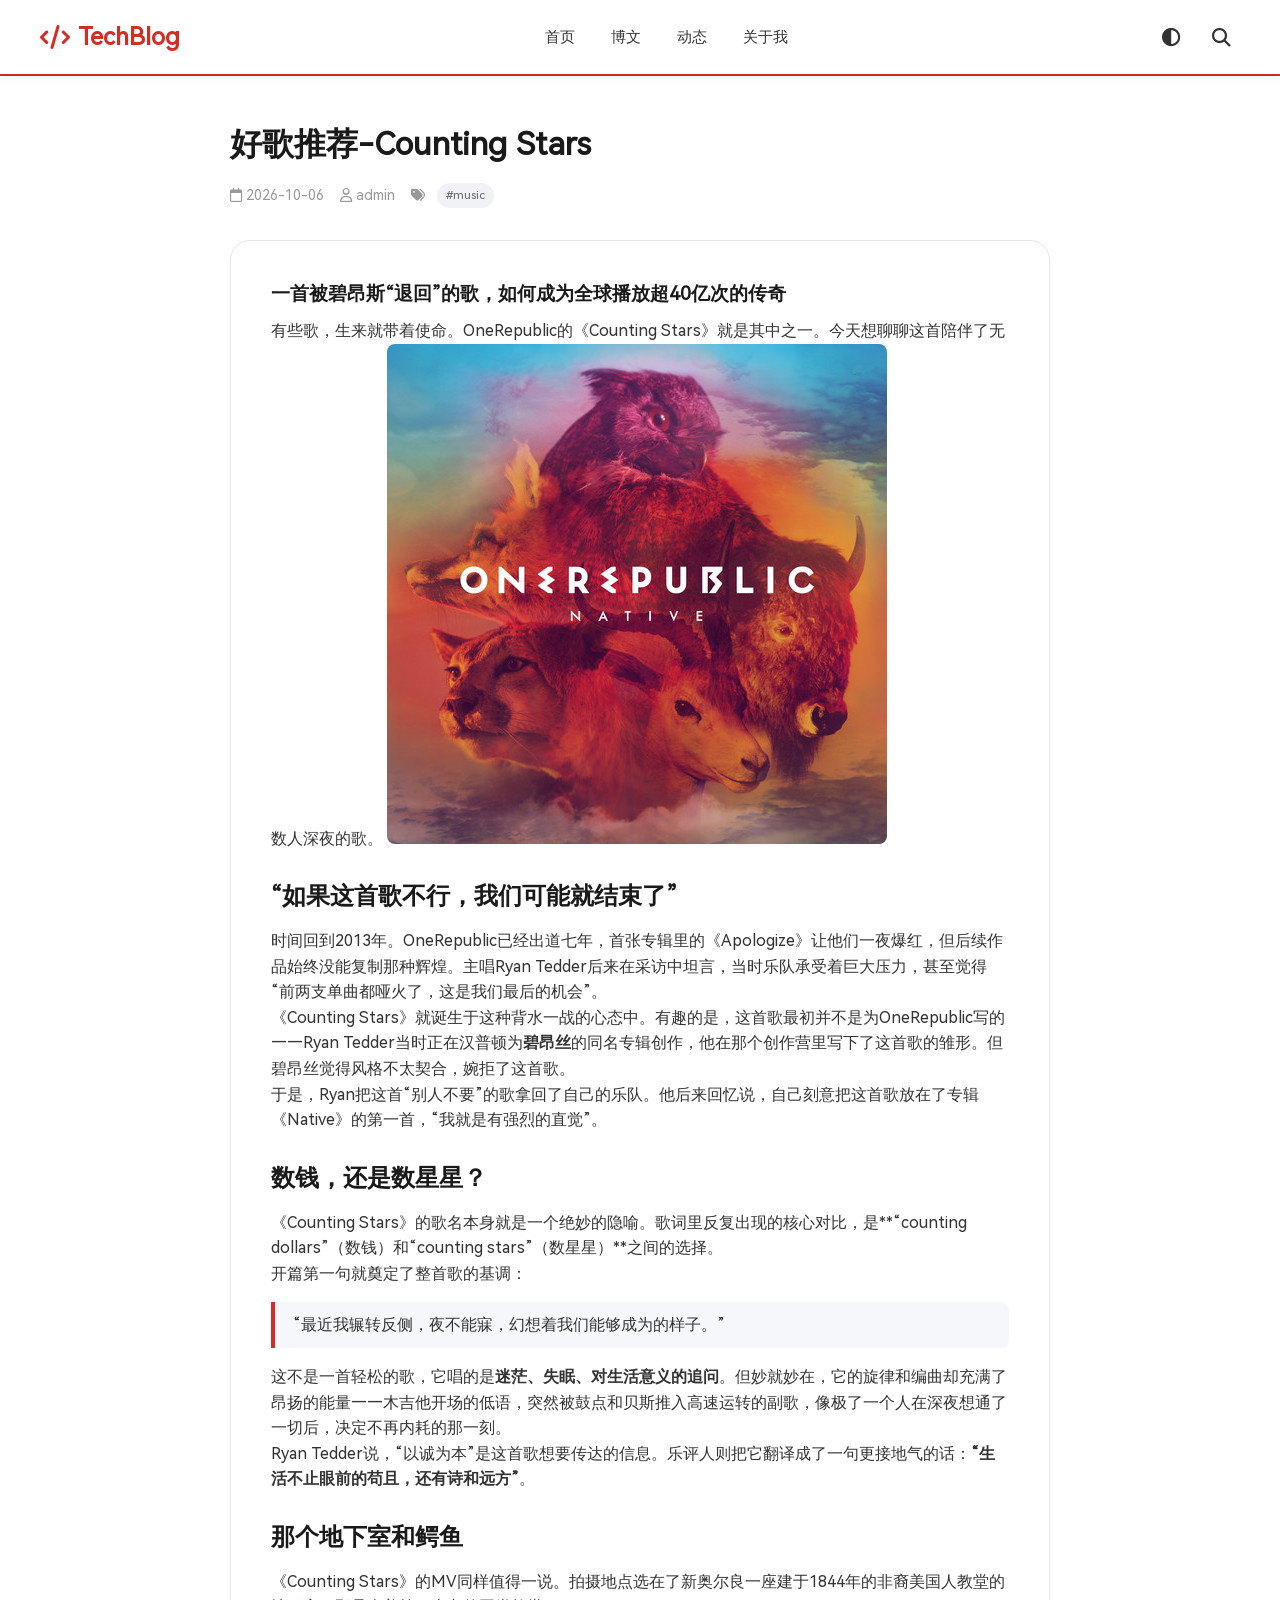
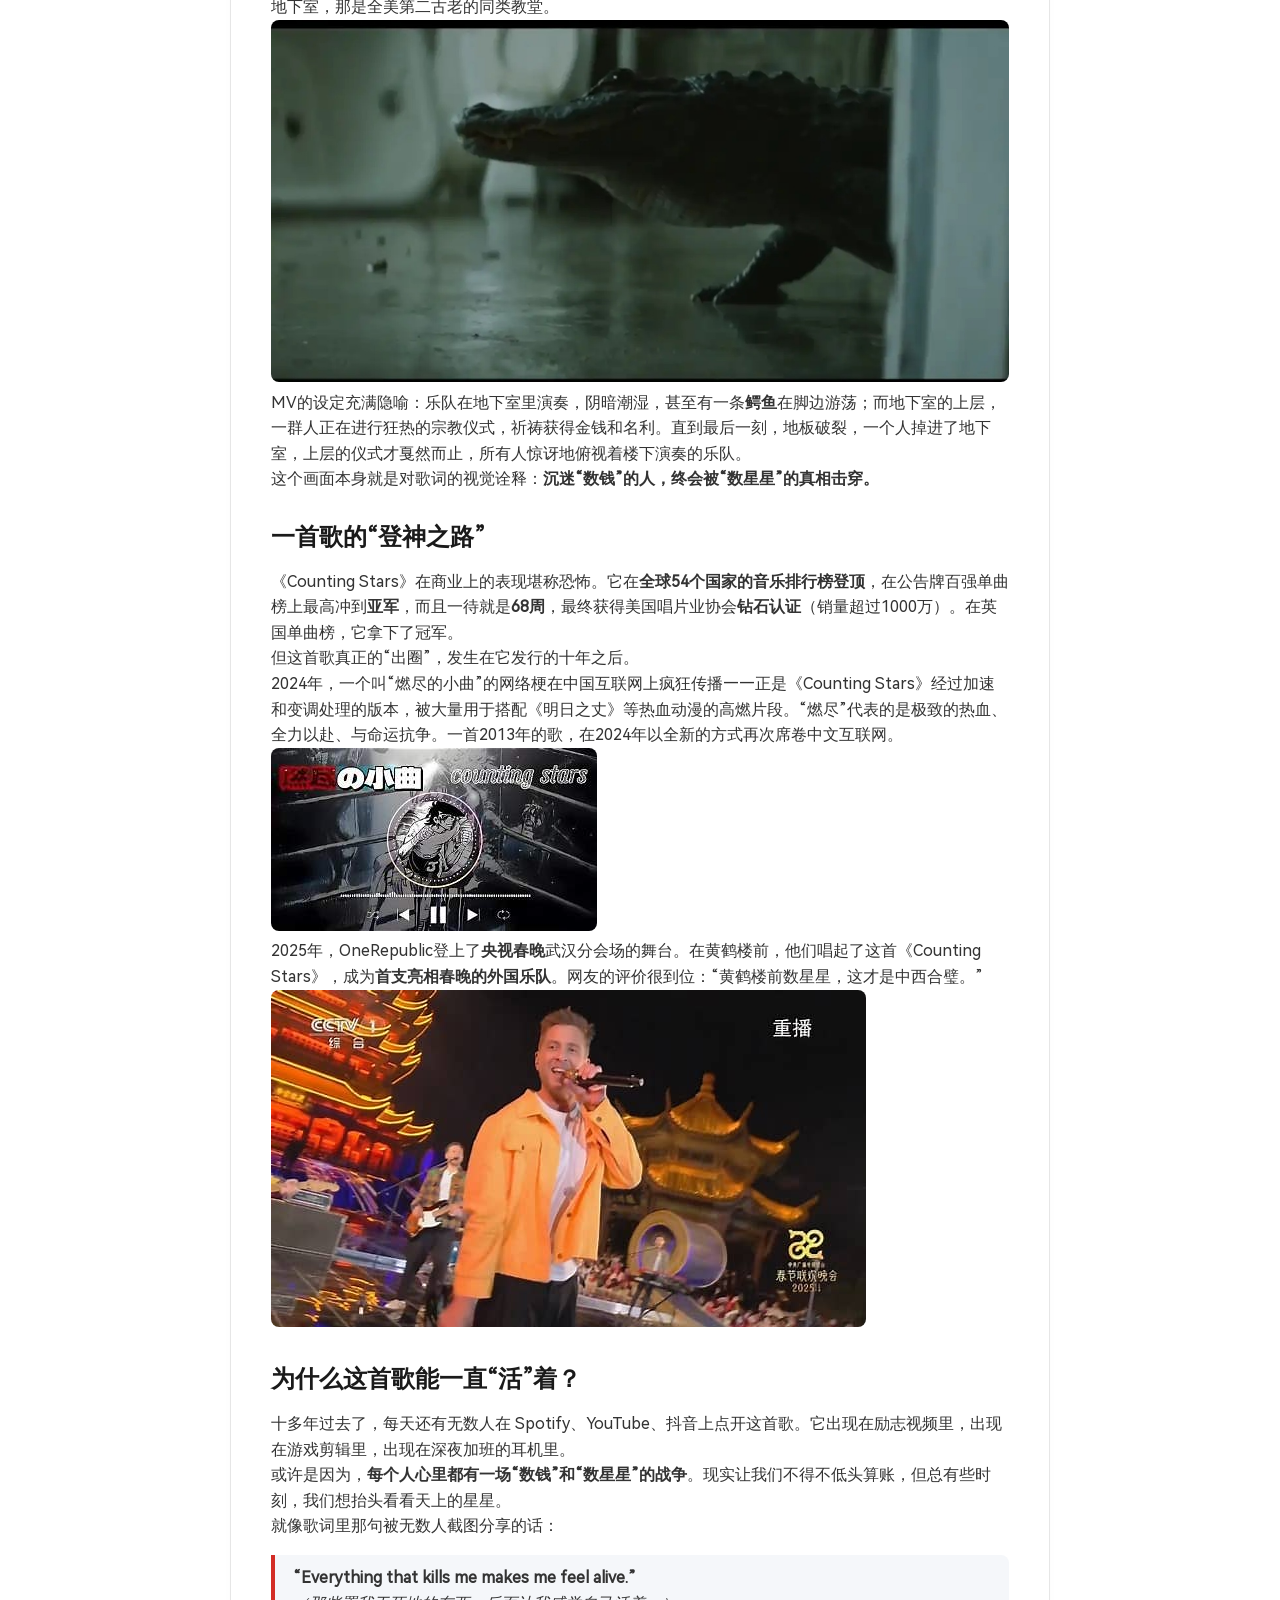
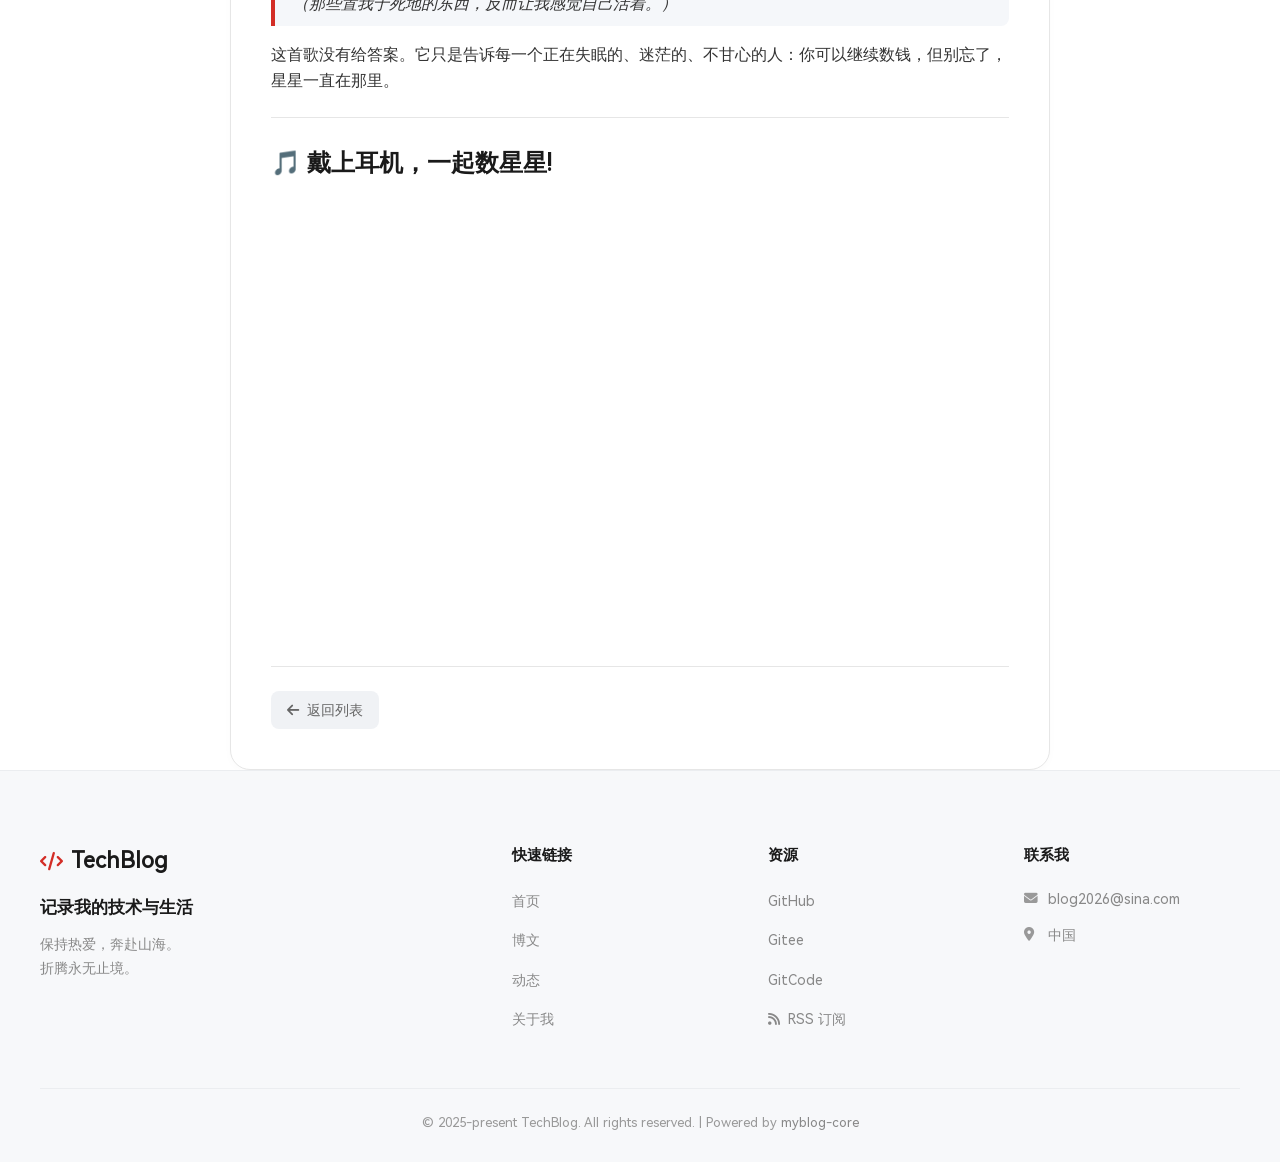
<file: posts/countingstars.html>
<!DOCTYPE html>
<html lang="zh-CN" class="">
<head>
  

<script>(function(){try{var t=localStorage.getItem("theme");if(t!=="light"&&t!=="dark"&&t!=="system")t="system";var m=window.matchMedia?window.matchMedia("(prefers-color-scheme: dark)"):null;var d=t==="dark"||(t==="system"&&m&&m.matches);document.documentElement.classList.toggle("dark",!!d);document.documentElement.setAttribute("data-theme",t);}catch(e){}})();</script>
<script src="/js/theme.js" defer></script>
  <meta charset="UTF-8">
  <meta name="viewport" content="width=device-width, initial-scale=1.0">
  <meta name="color-scheme" content="light dark">
  <title>好歌推荐-Counting Stars</title>
  <!-- 站点主题色（后台「站点设置」可改，默认 #e60012） -->
  <style>:root { --brand-color: #d32d26 }</style>
  <link rel="stylesheet" href="/css/all.min.css">
  <link rel="stylesheet" href="/css/style.css">
<link rel="icon" type="image/svg+xml" href="/favicon.svg">
<link rel="icon" href="/favicon.svg" sizes="any">
  <!-- RSS 入口：静态站同源读取 dist/rss.xml，动态站跳到 GitCode 的静态站镜像仓库（国内可访问） -->
  <link rel="alternate" type="application/rss+xml" title="TechBlog RSS" href="/rss.xml">
</head>
<body class="" data-static="true">
  <!-- 顶部导航栏 -->
  <header>
  <div class="container header-container">
    <!-- 修改点 1：将 div 换成 a 标签，加上 href="/" -->
    <a href="/" class="logo">
      <i class="fas fa-code"></i>
      <span>TechBlog</span>
    </a>

    <!-- PC 横向导航 -->
    <nav class="pc-nav">
      <a href="/">首页</a>
      <a href="/posts.html">博文</a>
      <a href="/moments.html">动态</a>
      
      
      <a href="/about.html">关于我</a>
    </nav>

    <div class="nav-right">
      
<div class="theme-switch" data-theme-switch>
  <button class="theme-toggle" id="themeTogglePc" type="button" aria-label="切换主题" aria-haspopup="true" aria-expanded="false">
    <i class="theme-toggle-icon fas fa-circle-half-stroke" aria-hidden="true"></i>
    
    
  </button>
  <div class="theme-menu" role="menu" aria-label="主题模式">
    <button type="button" role="menuitemradio" aria-checked="false" data-theme-value="system"><i class="fas fa-circle-half-stroke" aria-hidden="true"></i><span>跟随系统</span></button>
    <button type="button" role="menuitemradio" aria-checked="false" data-theme-value="light"><i class="fas fa-sun" aria-hidden="true"></i><span>浅色</span></button>
    <button type="button" role="menuitemradio" aria-checked="false" data-theme-value="dark"><i class="fas fa-moon" aria-hidden="true"></i><span>深色</span></button>
  </div>
</div>
      <button class="search-toggle" id="searchToggle" type="button" aria-label="搜索">
        <i class="fas fa-search"></i>
      </button>
      <button class="menu-toggle" id="menuToggle" type="button" aria-label="菜单">
        <i class="fas fa-bars"></i>
      </button>
    </div>
  </div>
</header>

  <!-- 全屏菜单 -->
  <div class="mobile-menu" id="mobileMenu">
    <div class="mobile-menu-header">
      <!-- 修改点 2：将移动端的 div 也换成 a 标签 -->
      <a href="/" class="logo">
        <i class="fas fa-code"></i>
        <span>TechBlog</span>
      </a>
      <button class="menu-close" id="menuClose" type="button" aria-label="关闭">
        <i class="fas fa-times"></i>
      </button>
    </div>

    <ul class="mobile-menu-list">
      <li><a href="/">首页<span class="arrow">›</span></a></li>
      <li><a href="/posts.html">博文<span class="arrow">›</span></a></li>
      <li><a href="/moments.html">动态<span class="arrow">›</span></a></li>
      
      
      <li><a href="/about.html">关于我<span class="arrow">›</span></a></li>
    </ul>

    <div class="mobile-menu-footer">
      
<div class="theme-switch theme-switch--circle" data-theme-switch>
  <button class="theme-toggle" id="themeToggleMobile" type="button" aria-label="切换主题" aria-haspopup="true" aria-expanded="false">
    <i class="theme-toggle-icon fas fa-circle-half-stroke" aria-hidden="true"></i>
    <span>主题</span>
    
  </button>
  <div class="theme-menu" role="menu" aria-label="主题模式">
    <button type="button" role="menuitemradio" aria-checked="false" data-theme-value="system"><i class="fas fa-circle-half-stroke" aria-hidden="true"></i><span>跟随系统</span></button>
    <button type="button" role="menuitemradio" aria-checked="false" data-theme-value="light"><i class="fas fa-sun" aria-hidden="true"></i><span>浅色</span></button>
    <button type="button" role="menuitemradio" aria-checked="false" data-theme-value="dark"><i class="fas fa-moon" aria-hidden="true"></i><span>深色</span></button>
  </div>
</div>
      <a href="https://github.com/wng409" target="_blank" rel="noopener" class="circle-btn">
        <i class="fab fa-github"></i>
        <span>GitHub</span>
      </a>
      <a href="mailto:blog2026@sina.com" class="circle-btn">
        <i class="fas fa-envelope"></i>
        <span>邮件</span>
      </a>
      <a href="/rss.xml" class="circle-btn" target="_blank" rel="noopener" title="RSS">
        <i class="fas fa-rss"></i>
        <span>RSS</span>
      </a>
    </div>
  </div>

  <!-- 页面内容 -->
  <main>
    

<section class="detail-header">
  <div class="detail-container">
    <h1 class="detail-title" style="view-transition-name: title-5;">好歌推荐-Counting Stars</h1>
    <div class="detail-meta">
      <span><i class="far fa-calendar" aria-hidden="true"></i>2026-10-06</span>
      <span style="view-transition-name: author-5;"><i class="far fa-user" aria-hidden="true"></i>admin</span>
      
        <span class="detail-tags">
          <i class="fas fa-tags" aria-hidden="true"></i>
          
            <a class="tag-pill" href="/posts.html?tag=music">#music</a>
          
        </span>
      
    </div>
  </div>
</section>

<section class="detail-content">
  <div class="detail-container">
    <article class="detail-card">
      <div class="article-body">
        <h1>一首被碧昂斯“退回”的歌，如何成为全球播放超40亿次的传奇</h1>
<p>有些歌，生来就带着使命。OneRepublic的《Counting Stars》就是其中之一。今天想聊聊这首陪伴了无数人深夜的歌。
<img src="/uploads/2026-10-06/1791279121358-g2w9ai.jpg" alt="图片"></p>
<h2>“如果这首歌不行，我们可能就结束了”</h2>
<p>时间回到2013年。OneRepublic已经出道七年，首张专辑里的《Apologize》让他们一夜爆红，但后续作品始终没能复制那种辉煌。主唱Ryan Tedder后来在采访中坦言，当时乐队承受着巨大压力，甚至觉得“前两支单曲都哑火了，这是我们最后的机会”。</p>
<p>《Counting Stars》就诞生于这种背水一战的心态中。有趣的是，这首歌最初并不是为OneRepublic写的——Ryan Tedder当时正在汉普顿为<strong>碧昂丝</strong>的同名专辑创作，他在那个创作营里写下了这首歌的雏形。但碧昂丝觉得风格不太契合，婉拒了这首歌。</p>
<p>于是，Ryan把这首“别人不要”的歌拿回了自己的乐队。他后来回忆说，自己刻意把这首歌放在了专辑《Native》的第一首，“我就是有强烈的直觉”。</p>
<h2>数钱，还是数星星？</h2>
<p>《Counting Stars》的歌名本身就是一个绝妙的隐喻。歌词里反复出现的核心对比，是**“counting dollars”（数钱）和“counting stars”（数星星）**之间的选择。</p>
<p>开篇第一句就奠定了整首歌的基调：</p>
<blockquote>
<p>“最近我辗转反侧，夜不能寐，幻想着我们能够成为的样子。”</p>
</blockquote>
<p>这不是一首轻松的歌，它唱的是<strong>迷茫、失眠、对生活意义的追问</strong>。但妙就妙在，它的旋律和编曲却充满了昂扬的能量——木吉他开场的低语，突然被鼓点和贝斯推入高速运转的副歌，像极了一个人在深夜想通了一切后，决定不再内耗的那一刻。</p>
<p>Ryan Tedder说，“以诚为本”是这首歌想要传达的信息。乐评人则把它翻译成了一句更接地气的话：<strong>“生活不止眼前的苟且，还有诗和远方”</strong>。</p>
<h2>那个地下室和鳄鱼</h2>
<p>《Counting Stars》的MV同样值得一说。拍摄地点选在了新奥尔良一座建于1844年的非裔美国人教堂的地下室，那是全美第二古老的同类教堂。</p>
<p><img src="/uploads/2026-10-06/1791287303320-8qvgqt.jpg" alt="图片">
MV的设定充满隐喻：乐队在地下室里演奏，阴暗潮湿，甚至有一条<strong>鳄鱼</strong>在脚边游荡；而地下室的上层，一群人正在进行狂热的宗教仪式，祈祷获得金钱和名利。直到最后一刻，地板破裂，一个人掉进了地下室，上层的仪式才戛然而止，所有人惊讶地俯视着楼下演奏的乐队。</p>
<p>这个画面本身就是对歌词的视觉诠释：<strong>沉迷“数钱”的人，终会被“数星星”的真相击穿。</strong></p>
<h2>一首歌的“登神之路”</h2>
<p>《Counting Stars》在商业上的表现堪称恐怖。它在<strong>全球54个国家的音乐排行榜登顶</strong>，在公告牌百强单曲榜上最高冲到<strong>亚军</strong>，而且一待就是<strong>68周</strong>，最终获得美国唱片业协会<strong>钻石认证</strong>（销量超过1000万）。在英国单曲榜，它拿下了冠军。</p>
<p>但这首歌真正的“出圈”，发生在它发行的十年之后。</p>
<p>2024年，一个叫“燃尽的小曲”的网络梗在中国互联网上疯狂传播——正是《Counting Stars》经过加速和变调处理的版本，被大量用于搭配《明日之丈》等热血动漫的高燃片段。“燃尽”代表的是极致的热血、全力以赴、与命运抗争。一首2013年的歌，在2024年以全新的方式再次席卷中文互联网。
<img src="/uploads/2026-10-06/1791287406503-y3a5x8.jpg" alt="图片"></p>
<p>2025年，OneRepublic登上了<strong>央视春晚</strong>武汉分会场的舞台。在黄鹤楼前，他们唱起了这首《Counting Stars》，成为<strong>首支亮相春晚的外国乐队</strong>。网友的评价很到位：“黄鹤楼前数星星，这才是中西合璧。”
<img src="/uploads/2026-10-06/1791279014332-zwkki4.jpg" alt="图片"></p>
<h2>为什么这首歌能一直“活”着？</h2>
<p>十多年过去了，每天还有无数人在 Spotify、YouTube、抖音上点开这首歌。它出现在励志视频里，出现在游戏剪辑里，出现在深夜加班的耳机里。</p>
<p>或许是因为，<strong>每个人心里都有一场“数钱”和“数星星”的战争</strong>。现实让我们不得不低头算账，但总有些时刻，我们想抬头看看天上的星星。</p>
<p>就像歌词里那句被无数人截图分享的话：</p>
<blockquote>
<p><strong>“Everything that kills me makes me feel alive.”</strong></p>
<p><em>（那些置我于死地的东西，反而让我感觉自己活着。）</em></p>
</blockquote>
<p>这首歌没有给答案。它只是告诉每一个正在失眠的、迷茫的、不甘心的人：你可以继续数钱，但别忘了，星星一直在那里。</p>
<hr>
<h2>🎵 戴上耳机，一起数星星!</h2>

      </div>

      
        <div class="detail-video">
          <iframe src="https://player.bilibili.com/player.html?bvid=BV1Ae411r7Jy" allowfullscreen loading="lazy"></iframe>
        </div>
      

      <div class="detail-footer">
        <a href="/posts.html" class="detail-back">
          <i class="fas fa-arrow-left" aria-hidden="true"></i> 返回列表
        </a>
      </div>
    </article>
  </div>
</section>
  </main>

  <!-- 底部栏（独立 partial，便于后续整体替换） -->
  
<footer class="site-footer">
  <div class="footer-inner">

    <div class="footer-grid">

      <!-- 列 1：品牌 -->
      <div class="footer-brand">
        <a href="/" class="footer-logo">
          <i class="fas fa-code" aria-hidden="true"></i>
          <span>TechBlog</span>
        </a>
        <h2>记录我的技术与生活</h2>
        <p>保持热爱，奔赴山海。<br>折腾永无止境。</p>
      </div>

      <!-- 列 2：快速链接 -->
      <div class="footer-col">
        <h4>快速链接</h4>
        <ul class="footer-nav">
          <li><a href="/">首页</a></li>
          <li><a href="/posts.html">博文</a></li>
          
            <li><a href="/moments.html">动态</a></li>
          
          <li><a href="/about.html">关于我</a></li>
          
          
          
        </ul>
      </div>

      <!-- 列 3：资源 -->
      <div class="footer-col">
        <h4>资源</h4>
        <ul class="footer-nav">
          <li><a href="https://github.com/wng409" target="_blank" rel="noopener">GitHub</a></li>
          <li><a href="https://gitee.com/wng409" target="_blank" rel="noopener">Gitee</a></li>
          <li><a href="https://gitcode.com/wng409" target="_blank" rel="noopener">GitCode</a></li>
          
          <li>
            <a href="/rss.xml" target="_blank" rel="noopener">
              <i class="fas fa-rss" style="margin-right: 8px;"></i>RSS 订阅
            </a>
          </li>
        </ul>
      </div>

      <!-- 列 4：联系我 -->
      <div class="footer-col">
        <h4>联系我</h4>
        <ul class="footer-nav">
          <li class="footer-contact">
            <i class="fas fa-envelope" aria-hidden="true"></i>
            <a href="mailto:blog2026@sina.com">blog2026@sina.com</a>
          </li>
          <li class="footer-contact">
            <i class="fas fa-map-marker-alt" aria-hidden="true"></i>
            <span>中国</span>
          </li>
        </ul>
      </div>

    </div>

    <!-- 底部版权：四列下方居中 -->
    <div class="footer-bottom">
      <p>&copy; 2025-present TechBlog. All rights reserved.
        
          <span class="powered-by"> | Powered by <a href="https://github.com/wng409/myblog-core" target="_blank" rel="noopener">myblog-core</a></span>
        
      </p>
    </div>

  </div>
</footer>

  <!-- 微信内置浏览器提示：移动端全屏遮罩（点击穿透，指引用户点右上角「在浏览器打开」）。
       PC 端不显示遮罩，由 /js/wechat-guard.js 调用 hm-ui 弹窗并提供「复制链接」。 -->
  <div id="wechat-mobile-mask" aria-hidden="true">
    <svg class="wechat-mask-arrow" viewBox="0 0 100 100" fill="none" stroke="currentColor"
         stroke-width="3" stroke-linecap="round" stroke-linejoin="round" aria-hidden="true" focusable="false">
      <path d="M20 80 Q 40 50 80 20" stroke-dasharray="4 4" />
      <path d="M60 20 L80 20 L80 40" />
    </svg>
    <div class="wechat-mask-tip">
      点击右上角<br>选择「在浏览器打开」
    </div>
    <div class="wechat-mask-hint">
      <span class="wechat-mask-dots">···</span>
      <span>在浏览器中打开</span>
    </div>
  </div>

  <script src="/js/hm-ui.js"></script>
  <script src="/js/main.js"></script>
  <!-- 微信拦截：依赖 hm-ui 的 showHmModal，必须放在其后 -->
  <script src="/js/wechat-guard.js"></script>
</body>
</html>
</file>
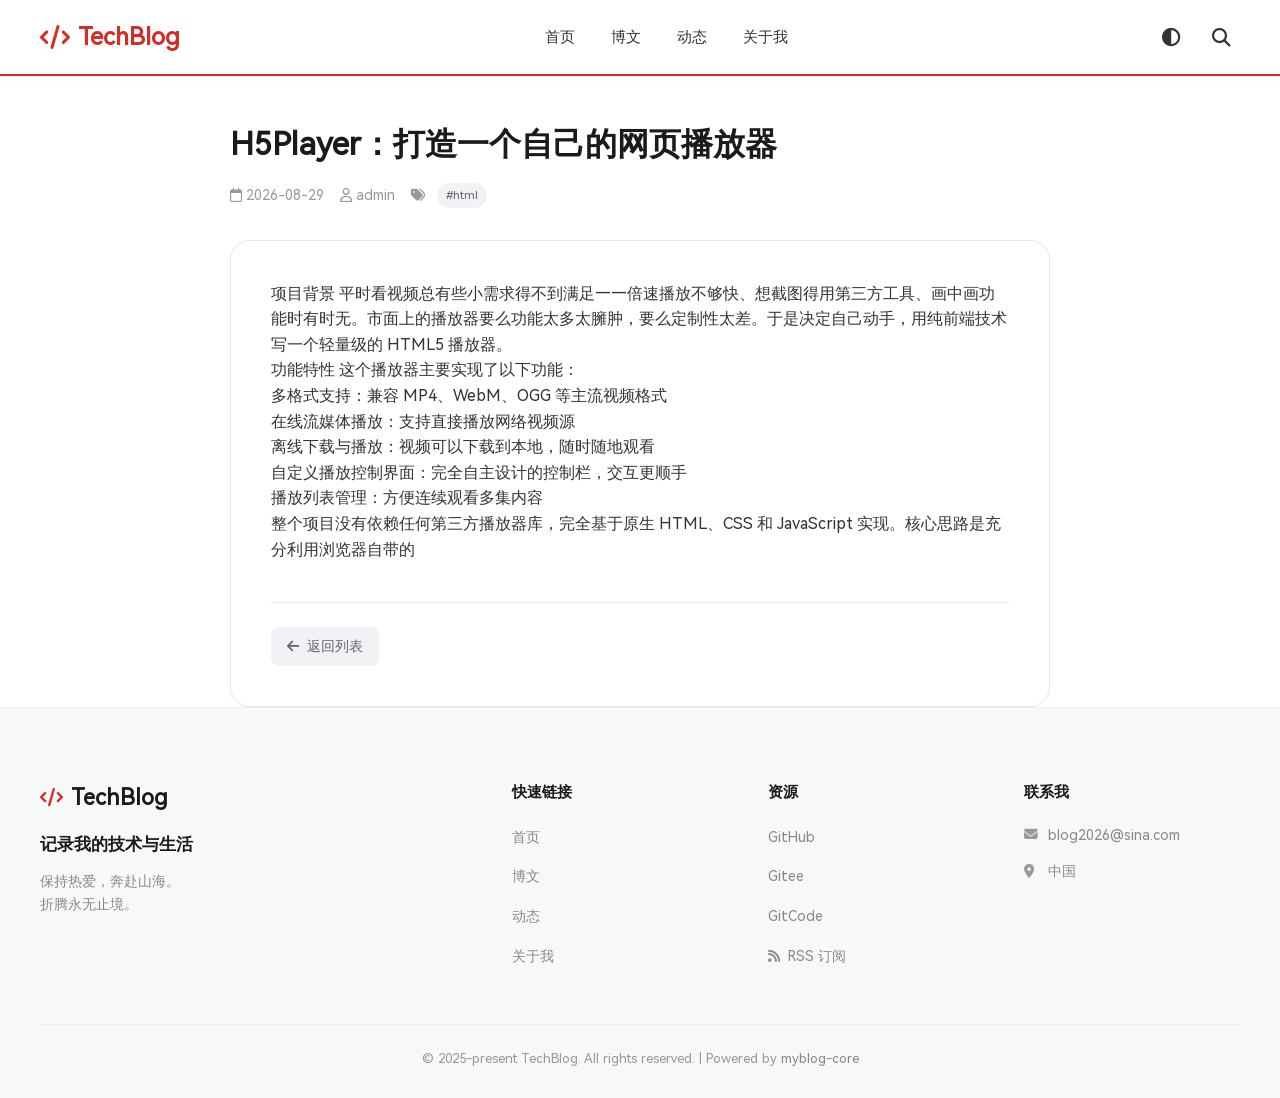
<file: posts/html_player.html>
<!DOCTYPE html>
<html lang="zh-CN" class="">
<head>
  

<script>(function(){try{var t=localStorage.getItem("theme");if(t!=="light"&&t!=="dark"&&t!=="system")t="system";var m=window.matchMedia?window.matchMedia("(prefers-color-scheme: dark)"):null;var d=t==="dark"||(t==="system"&&m&&m.matches);document.documentElement.classList.toggle("dark",!!d);document.documentElement.setAttribute("data-theme",t);}catch(e){}})();</script>
<script src="/js/theme.js" defer></script>
  <meta charset="UTF-8">
  <meta name="viewport" content="width=device-width, initial-scale=1.0">
  <meta name="color-scheme" content="light dark">
  <title>H5Player：打造一个自己的网页播放器</title>
  <!-- 站点主题色（后台「站点设置」可改，默认 #e60012） -->
  <style>:root { --brand-color: #d32d26 }</style>
  <link rel="stylesheet" href="/css/all.min.css">
  <link rel="stylesheet" href="/css/style.css">
<link rel="icon" type="image/svg+xml" href="/favicon.svg">
<link rel="icon" href="/favicon.svg" sizes="any">
  <!-- RSS 入口：静态站同源读取 dist/rss.xml，动态站跳到 GitCode 的静态站镜像仓库（国内可访问） -->
  <link rel="alternate" type="application/rss+xml" title="TechBlog RSS" href="/rss.xml">
</head>
<body class="" data-static="true">
  <!-- 顶部导航栏 -->
  <header>
  <div class="container header-container">
    <!-- 修改点 1：将 div 换成 a 标签，加上 href="/" -->
    <a href="/" class="logo">
      <i class="fas fa-code"></i>
      <span>TechBlog</span>
    </a>

    <!-- PC 横向导航 -->
    <nav class="pc-nav">
      <a href="/">首页</a>
      <a href="/posts.html">博文</a>
      <a href="/moments.html">动态</a>
      
      
      <a href="/about.html">关于我</a>
    </nav>

    <div class="nav-right">
      
<div class="theme-switch" data-theme-switch>
  <button class="theme-toggle" id="themeTogglePc" type="button" aria-label="切换主题" aria-haspopup="true" aria-expanded="false">
    <i class="theme-toggle-icon fas fa-circle-half-stroke" aria-hidden="true"></i>
    
    
  </button>
  <div class="theme-menu" role="menu" aria-label="主题模式">
    <button type="button" role="menuitemradio" aria-checked="false" data-theme-value="system"><i class="fas fa-circle-half-stroke" aria-hidden="true"></i><span>跟随系统</span></button>
    <button type="button" role="menuitemradio" aria-checked="false" data-theme-value="light"><i class="fas fa-sun" aria-hidden="true"></i><span>浅色</span></button>
    <button type="button" role="menuitemradio" aria-checked="false" data-theme-value="dark"><i class="fas fa-moon" aria-hidden="true"></i><span>深色</span></button>
  </div>
</div>
      <button class="search-toggle" id="searchToggle" type="button" aria-label="搜索">
        <i class="fas fa-search"></i>
      </button>
      <button class="menu-toggle" id="menuToggle" type="button" aria-label="菜单">
        <i class="fas fa-bars"></i>
      </button>
    </div>
  </div>
</header>

  <!-- 全屏菜单 -->
  <div class="mobile-menu" id="mobileMenu">
    <div class="mobile-menu-header">
      <!-- 修改点 2：将移动端的 div 也换成 a 标签 -->
      <a href="/" class="logo">
        <i class="fas fa-code"></i>
        <span>TechBlog</span>
      </a>
      <button class="menu-close" id="menuClose" type="button" aria-label="关闭">
        <i class="fas fa-times"></i>
      </button>
    </div>

    <ul class="mobile-menu-list">
      <li><a href="/">首页<span class="arrow">›</span></a></li>
      <li><a href="/posts.html">博文<span class="arrow">›</span></a></li>
      <li><a href="/moments.html">动态<span class="arrow">›</span></a></li>
      
      
      <li><a href="/about.html">关于我<span class="arrow">›</span></a></li>
    </ul>

    <div class="mobile-menu-footer">
      
<div class="theme-switch theme-switch--circle" data-theme-switch>
  <button class="theme-toggle" id="themeToggleMobile" type="button" aria-label="切换主题" aria-haspopup="true" aria-expanded="false">
    <i class="theme-toggle-icon fas fa-circle-half-stroke" aria-hidden="true"></i>
    <span>主题</span>
    
  </button>
  <div class="theme-menu" role="menu" aria-label="主题模式">
    <button type="button" role="menuitemradio" aria-checked="false" data-theme-value="system"><i class="fas fa-circle-half-stroke" aria-hidden="true"></i><span>跟随系统</span></button>
    <button type="button" role="menuitemradio" aria-checked="false" data-theme-value="light"><i class="fas fa-sun" aria-hidden="true"></i><span>浅色</span></button>
    <button type="button" role="menuitemradio" aria-checked="false" data-theme-value="dark"><i class="fas fa-moon" aria-hidden="true"></i><span>深色</span></button>
  </div>
</div>
      <a href="https://github.com/wng409" target="_blank" rel="noopener" class="circle-btn">
        <i class="fab fa-github"></i>
        <span>GitHub</span>
      </a>
      <a href="mailto:blog2026@sina.com" class="circle-btn">
        <i class="fas fa-envelope"></i>
        <span>邮件</span>
      </a>
      <a href="/rss.xml" class="circle-btn" target="_blank" rel="noopener" title="RSS">
        <i class="fas fa-rss"></i>
        <span>RSS</span>
      </a>
    </div>
  </div>

  <!-- 页面内容 -->
  <main>
    

<section class="detail-header">
  <div class="detail-container">
    <h1 class="detail-title" style="view-transition-name: title-1;">H5Player：打造一个自己的网页播放器</h1>
    <div class="detail-meta">
      <span><i class="far fa-calendar" aria-hidden="true"></i>2026-08-29</span>
      <span style="view-transition-name: author-1;"><i class="far fa-user" aria-hidden="true"></i>admin</span>
      
        <span class="detail-tags">
          <i class="fas fa-tags" aria-hidden="true"></i>
          
            <a class="tag-pill" href="/posts.html?tag=html">#html</a>
          
        </span>
      
    </div>
  </div>
</section>

<section class="detail-content">
  <div class="detail-container">
    <article class="detail-card">
      <div class="article-body">
        <p>项目背景
平时看视频总有些小需求得不到满足——倍速播放不够快、想截图得用第三方工具、画中画功能时有时无。市面上的播放器要么功能太多太臃肿，要么定制性太差。于是决定自己动手，用纯前端技术写一个轻量级的 HTML5 播放器。</p>
<p>功能特性
这个播放器主要实现了以下功能：</p>
<p>多格式支持：兼容 MP4、WebM、OGG 等主流视频格式</p>
<p>在线流媒体播放：支持直接播放网络视频源</p>
<p>离线下载与播放：视频可以下载到本地，随时随地观看</p>
<p>自定义播放控制界面：完全自主设计的控制栏，交互更顺手</p>
<p>播放列表管理：方便连续观看多集内容</p>
<p>整个项目没有依赖任何第三方播放器库，完全基于原生 HTML、CSS 和 JavaScript 实现。核心思路是充分利用浏览器自带的</p>

      </div>

      

      <div class="detail-footer">
        <a href="/posts.html" class="detail-back">
          <i class="fas fa-arrow-left" aria-hidden="true"></i> 返回列表
        </a>
      </div>
    </article>
  </div>
</section>
  </main>

  <!-- 底部栏（独立 partial，便于后续整体替换） -->
  
<footer class="site-footer">
  <div class="footer-inner">

    <div class="footer-grid">

      <!-- 列 1：品牌 -->
      <div class="footer-brand">
        <a href="/" class="footer-logo">
          <i class="fas fa-code" aria-hidden="true"></i>
          <span>TechBlog</span>
        </a>
        <h2>记录我的技术与生活</h2>
        <p>保持热爱，奔赴山海。<br>折腾永无止境。</p>
      </div>

      <!-- 列 2：快速链接 -->
      <div class="footer-col">
        <h4>快速链接</h4>
        <ul class="footer-nav">
          <li><a href="/">首页</a></li>
          <li><a href="/posts.html">博文</a></li>
          
            <li><a href="/moments.html">动态</a></li>
          
          <li><a href="/about.html">关于我</a></li>
          
          
          
        </ul>
      </div>

      <!-- 列 3：资源 -->
      <div class="footer-col">
        <h4>资源</h4>
        <ul class="footer-nav">
          <li><a href="https://github.com/wng409" target="_blank" rel="noopener">GitHub</a></li>
          <li><a href="https://gitee.com/wng409" target="_blank" rel="noopener">Gitee</a></li>
          <li><a href="https://gitcode.com/wng409" target="_blank" rel="noopener">GitCode</a></li>
          
          <li>
            <a href="/rss.xml" target="_blank" rel="noopener">
              <i class="fas fa-rss" style="margin-right: 8px;"></i>RSS 订阅
            </a>
          </li>
        </ul>
      </div>

      <!-- 列 4：联系我 -->
      <div class="footer-col">
        <h4>联系我</h4>
        <ul class="footer-nav">
          <li class="footer-contact">
            <i class="fas fa-envelope" aria-hidden="true"></i>
            <a href="mailto:blog2026@sina.com">blog2026@sina.com</a>
          </li>
          <li class="footer-contact">
            <i class="fas fa-map-marker-alt" aria-hidden="true"></i>
            <span>中国</span>
          </li>
        </ul>
      </div>

    </div>

    <!-- 底部版权：四列下方居中 -->
    <div class="footer-bottom">
      <p>&copy; 2025-present TechBlog. All rights reserved.
        
          <span class="powered-by"> | Powered by <a href="https://github.com/wng409/myblog-core" target="_blank" rel="noopener">myblog-core</a></span>
        
      </p>
    </div>

  </div>
</footer>

  <!-- 微信内置浏览器提示：移动端全屏遮罩（点击穿透，指引用户点右上角「在浏览器打开」）。
       PC 端不显示遮罩，由 /js/wechat-guard.js 调用 hm-ui 弹窗并提供「复制链接」。 -->
  <div id="wechat-mobile-mask" aria-hidden="true">
    <svg class="wechat-mask-arrow" viewBox="0 0 100 100" fill="none" stroke="currentColor"
         stroke-width="3" stroke-linecap="round" stroke-linejoin="round" aria-hidden="true" focusable="false">
      <path d="M20 80 Q 40 50 80 20" stroke-dasharray="4 4" />
      <path d="M60 20 L80 20 L80 40" />
    </svg>
    <div class="wechat-mask-tip">
      点击右上角<br>选择「在浏览器打开」
    </div>
    <div class="wechat-mask-hint">
      <span class="wechat-mask-dots">···</span>
      <span>在浏览器中打开</span>
    </div>
  </div>

  <script src="/js/hm-ui.js"></script>
  <script src="/js/main.js"></script>
  <!-- 微信拦截：依赖 hm-ui 的 showHmModal，必须放在其后 -->
  <script src="/js/wechat-guard.js"></script>
</body>
</html>
</file>
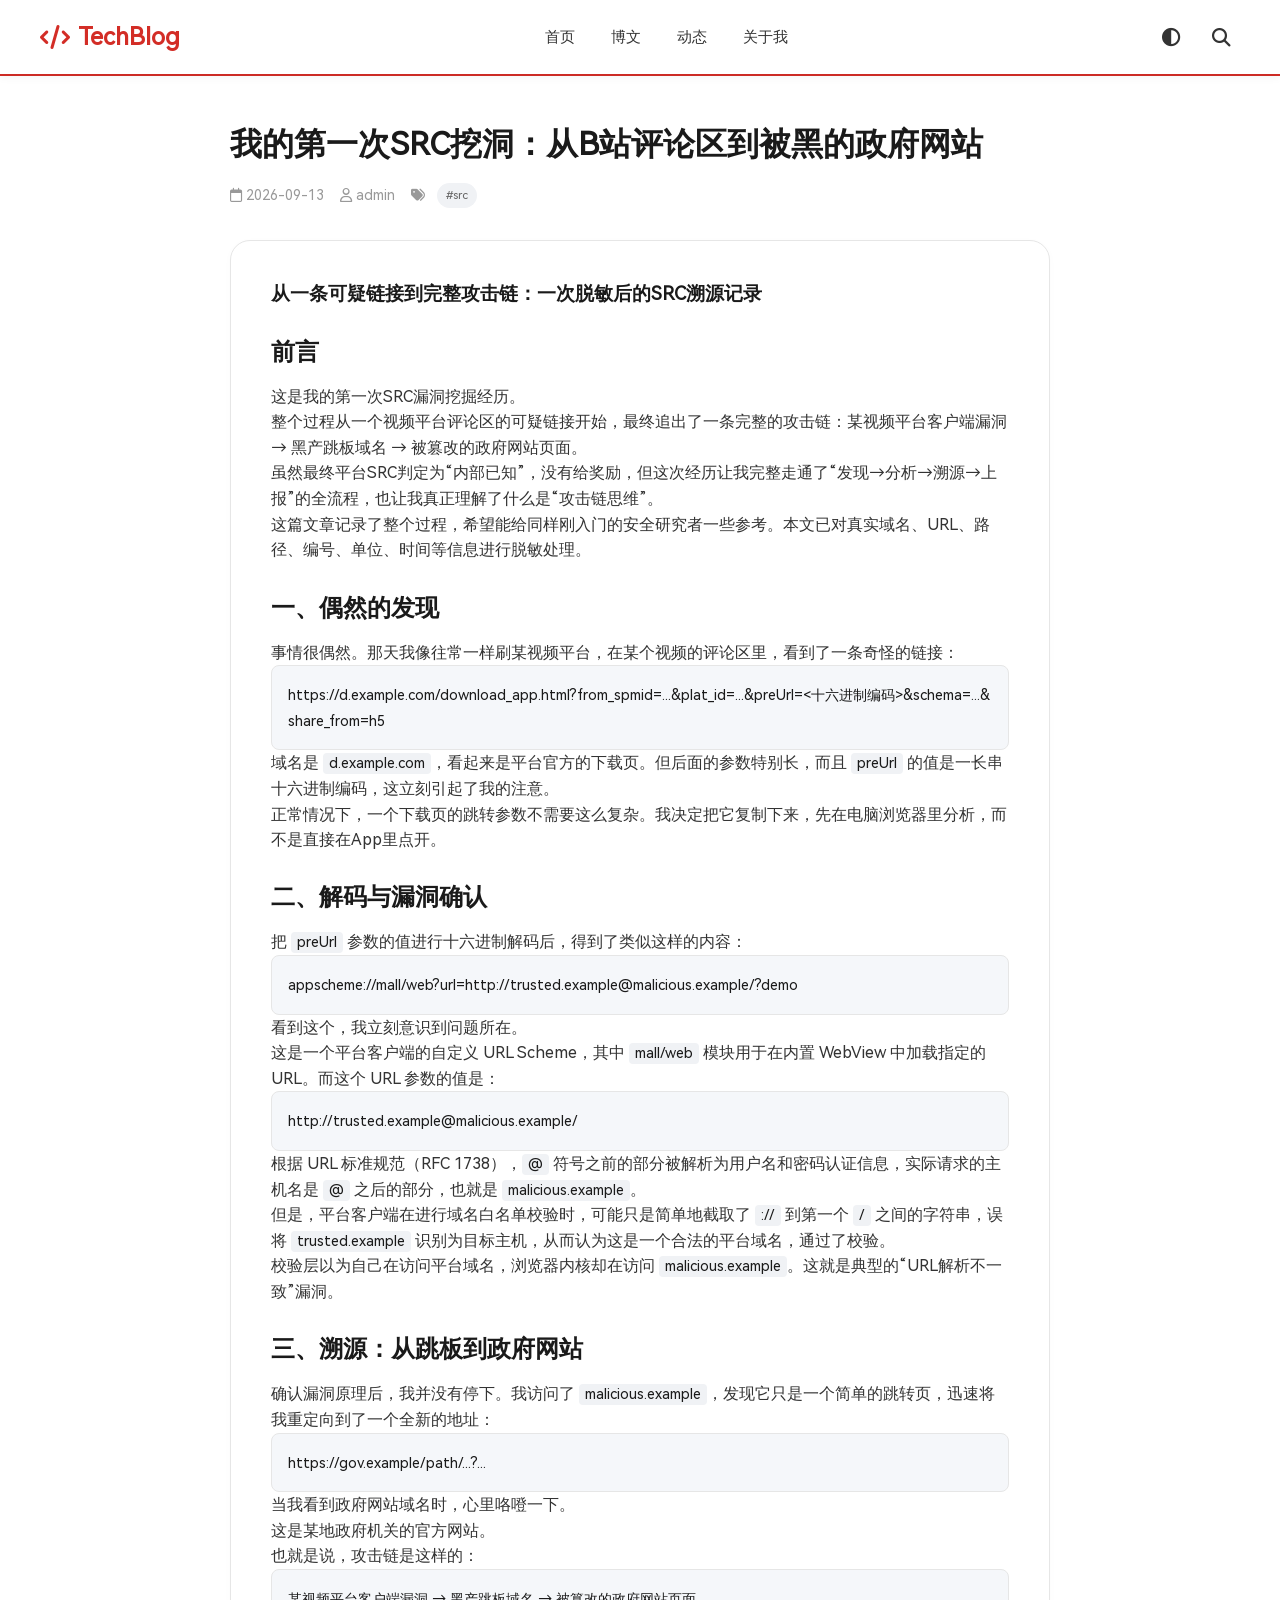
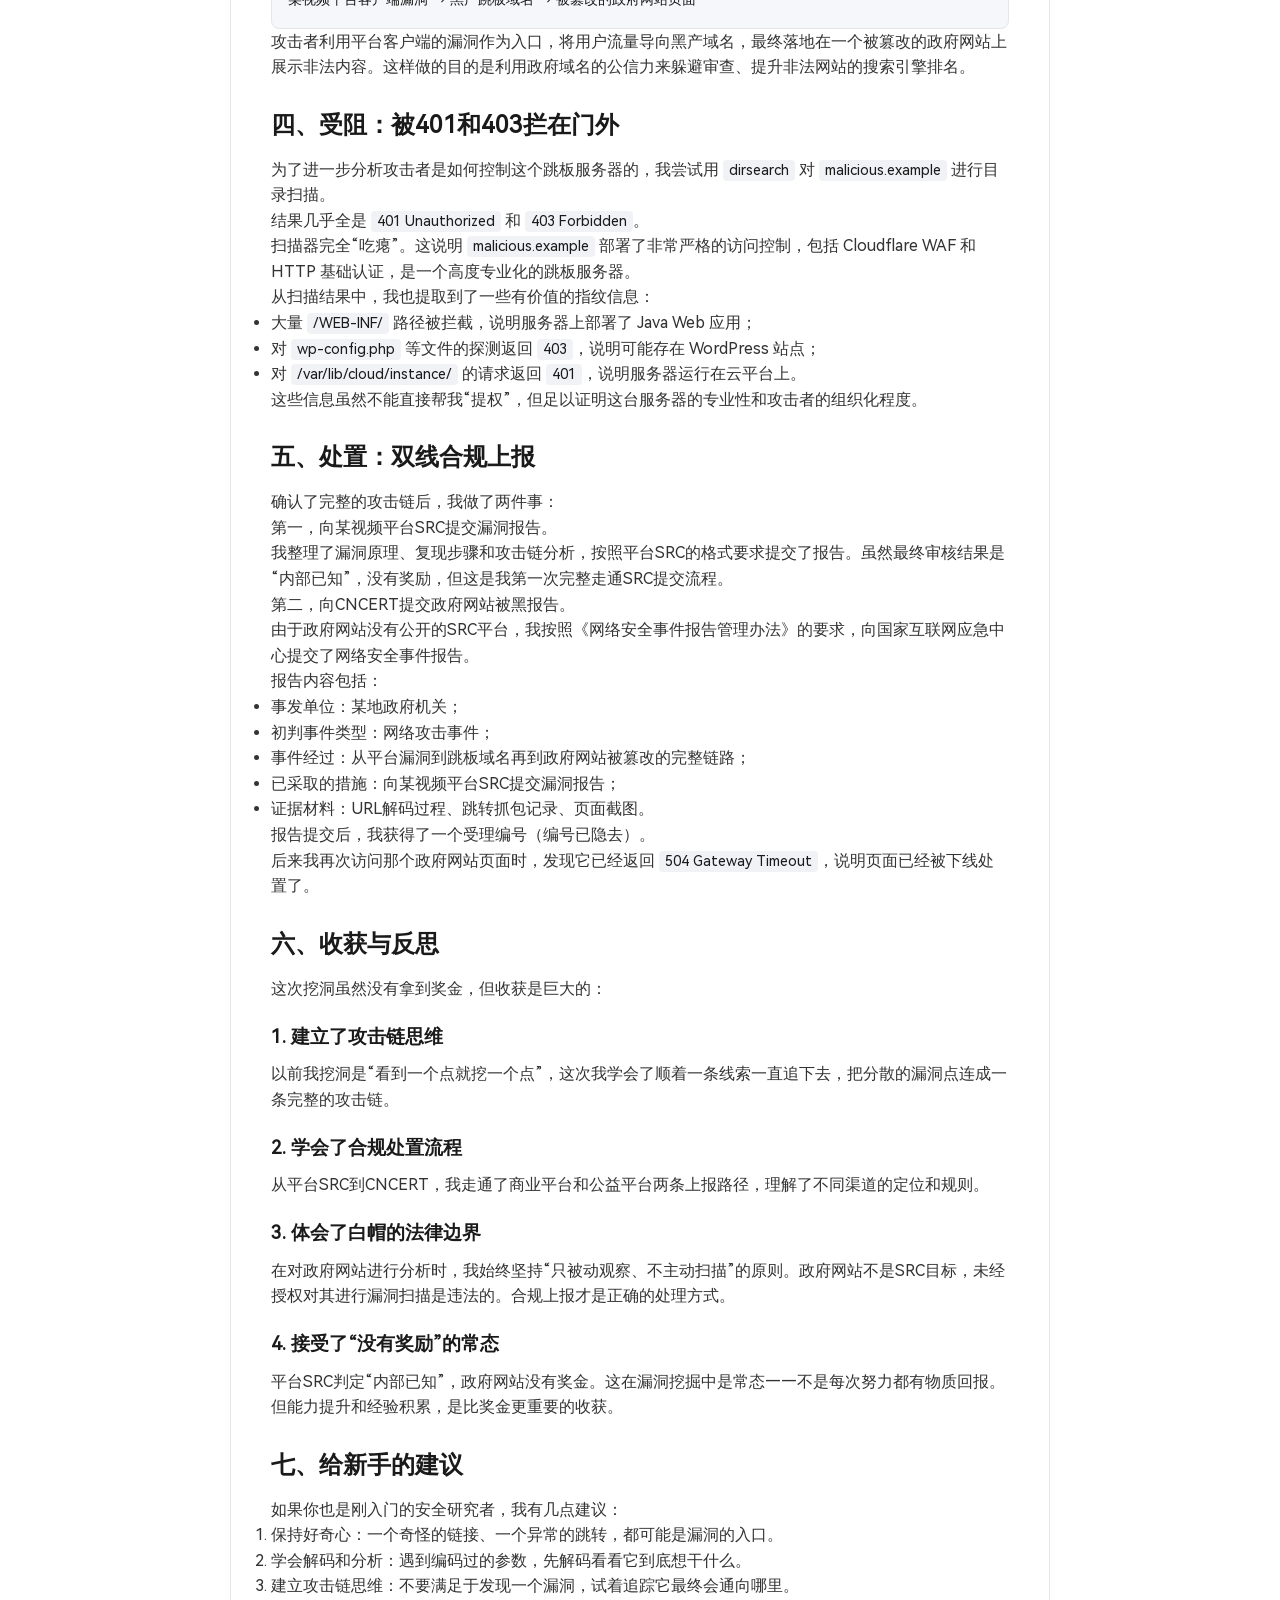
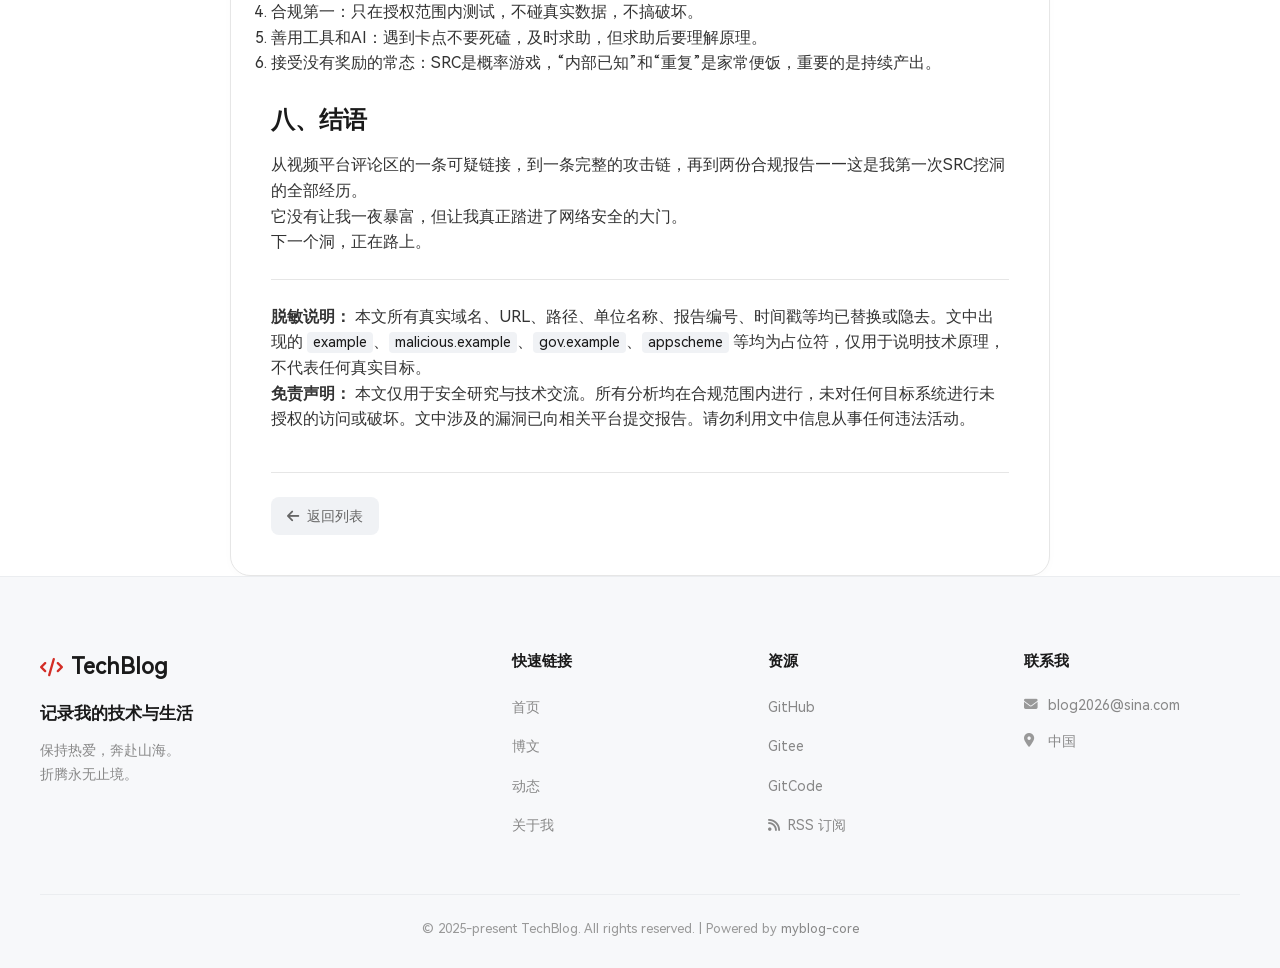
<file: posts/my-first-src.html>
<!DOCTYPE html>
<html lang="zh-CN" class="">
<head>
  

<script>(function(){try{var t=localStorage.getItem("theme");if(t!=="light"&&t!=="dark"&&t!=="system")t="system";var m=window.matchMedia?window.matchMedia("(prefers-color-scheme: dark)"):null;var d=t==="dark"||(t==="system"&&m&&m.matches);document.documentElement.classList.toggle("dark",!!d);document.documentElement.setAttribute("data-theme",t);}catch(e){}})();</script>
<script src="/js/theme.js" defer></script>
  <meta charset="UTF-8">
  <meta name="viewport" content="width=device-width, initial-scale=1.0">
  <meta name="color-scheme" content="light dark">
  <title>我的第一次SRC挖洞：从B站评论区到被黑的政府网站</title>
  <!-- 站点主题色（后台「站点设置」可改，默认 #e60012） -->
  <style>:root { --brand-color: #d32d26 }</style>
  <link rel="stylesheet" href="/css/all.min.css">
  <link rel="stylesheet" href="/css/style.css">
<link rel="icon" type="image/svg+xml" href="/favicon.svg">
<link rel="icon" href="/favicon.svg" sizes="any">
  <!-- RSS 入口：静态站同源读取 dist/rss.xml，动态站跳到 GitCode 的静态站镜像仓库（国内可访问） -->
  <link rel="alternate" type="application/rss+xml" title="TechBlog RSS" href="/rss.xml">
</head>
<body class="" data-static="true">
  <!-- 顶部导航栏 -->
  <header>
  <div class="container header-container">
    <!-- 修改点 1：将 div 换成 a 标签，加上 href="/" -->
    <a href="/" class="logo">
      <i class="fas fa-code"></i>
      <span>TechBlog</span>
    </a>

    <!-- PC 横向导航 -->
    <nav class="pc-nav">
      <a href="/">首页</a>
      <a href="/posts.html">博文</a>
      <a href="/moments.html">动态</a>
      
      
      <a href="/about.html">关于我</a>
    </nav>

    <div class="nav-right">
      
<div class="theme-switch" data-theme-switch>
  <button class="theme-toggle" id="themeTogglePc" type="button" aria-label="切换主题" aria-haspopup="true" aria-expanded="false">
    <i class="theme-toggle-icon fas fa-circle-half-stroke" aria-hidden="true"></i>
    
    
  </button>
  <div class="theme-menu" role="menu" aria-label="主题模式">
    <button type="button" role="menuitemradio" aria-checked="false" data-theme-value="system"><i class="fas fa-circle-half-stroke" aria-hidden="true"></i><span>跟随系统</span></button>
    <button type="button" role="menuitemradio" aria-checked="false" data-theme-value="light"><i class="fas fa-sun" aria-hidden="true"></i><span>浅色</span></button>
    <button type="button" role="menuitemradio" aria-checked="false" data-theme-value="dark"><i class="fas fa-moon" aria-hidden="true"></i><span>深色</span></button>
  </div>
</div>
      <button class="search-toggle" id="searchToggle" type="button" aria-label="搜索">
        <i class="fas fa-search"></i>
      </button>
      <button class="menu-toggle" id="menuToggle" type="button" aria-label="菜单">
        <i class="fas fa-bars"></i>
      </button>
    </div>
  </div>
</header>

  <!-- 全屏菜单 -->
  <div class="mobile-menu" id="mobileMenu">
    <div class="mobile-menu-header">
      <!-- 修改点 2：将移动端的 div 也换成 a 标签 -->
      <a href="/" class="logo">
        <i class="fas fa-code"></i>
        <span>TechBlog</span>
      </a>
      <button class="menu-close" id="menuClose" type="button" aria-label="关闭">
        <i class="fas fa-times"></i>
      </button>
    </div>

    <ul class="mobile-menu-list">
      <li><a href="/">首页<span class="arrow">›</span></a></li>
      <li><a href="/posts.html">博文<span class="arrow">›</span></a></li>
      <li><a href="/moments.html">动态<span class="arrow">›</span></a></li>
      
      
      <li><a href="/about.html">关于我<span class="arrow">›</span></a></li>
    </ul>

    <div class="mobile-menu-footer">
      
<div class="theme-switch theme-switch--circle" data-theme-switch>
  <button class="theme-toggle" id="themeToggleMobile" type="button" aria-label="切换主题" aria-haspopup="true" aria-expanded="false">
    <i class="theme-toggle-icon fas fa-circle-half-stroke" aria-hidden="true"></i>
    <span>主题</span>
    
  </button>
  <div class="theme-menu" role="menu" aria-label="主题模式">
    <button type="button" role="menuitemradio" aria-checked="false" data-theme-value="system"><i class="fas fa-circle-half-stroke" aria-hidden="true"></i><span>跟随系统</span></button>
    <button type="button" role="menuitemradio" aria-checked="false" data-theme-value="light"><i class="fas fa-sun" aria-hidden="true"></i><span>浅色</span></button>
    <button type="button" role="menuitemradio" aria-checked="false" data-theme-value="dark"><i class="fas fa-moon" aria-hidden="true"></i><span>深色</span></button>
  </div>
</div>
      <a href="https://github.com/wng409" target="_blank" rel="noopener" class="circle-btn">
        <i class="fab fa-github"></i>
        <span>GitHub</span>
      </a>
      <a href="mailto:blog2026@sina.com" class="circle-btn">
        <i class="fas fa-envelope"></i>
        <span>邮件</span>
      </a>
      <a href="/rss.xml" class="circle-btn" target="_blank" rel="noopener" title="RSS">
        <i class="fas fa-rss"></i>
        <span>RSS</span>
      </a>
    </div>
  </div>

  <!-- 页面内容 -->
  <main>
    

<section class="detail-header">
  <div class="detail-container">
    <h1 class="detail-title" style="view-transition-name: title-2;">我的第一次SRC挖洞：从B站评论区到被黑的政府网站</h1>
    <div class="detail-meta">
      <span><i class="far fa-calendar" aria-hidden="true"></i>2026-09-13</span>
      <span style="view-transition-name: author-2;"><i class="far fa-user" aria-hidden="true"></i>admin</span>
      
        <span class="detail-tags">
          <i class="fas fa-tags" aria-hidden="true"></i>
          
            <a class="tag-pill" href="/posts.html?tag=src">#src</a>
          
        </span>
      
    </div>
  </div>
</section>

<section class="detail-content">
  <div class="detail-container">
    <article class="detail-card">
      <div class="article-body">
        <h1>从一条可疑链接到完整攻击链：一次脱敏后的SRC溯源记录</h1>
<h2>前言</h2>
<p>这是我的第一次SRC漏洞挖掘经历。</p>
<p>整个过程从一个视频平台评论区的可疑链接开始，最终追出了一条完整的攻击链：某视频平台客户端漏洞 → 黑产跳板域名 → 被篡改的政府网站页面。</p>
<p>虽然最终平台SRC判定为“内部已知”，没有给奖励，但这次经历让我完整走通了“发现→分析→溯源→上报”的全流程，也让我真正理解了什么是“攻击链思维”。</p>
<p>这篇文章记录了整个过程，希望能给同样刚入门的安全研究者一些参考。本文已对真实域名、URL、路径、编号、单位、时间等信息进行脱敏处理。</p>
<h2>一、偶然的发现</h2>
<p>事情很偶然。那天我像往常一样刷某视频平台，在某个视频的评论区里，看到了一条奇怪的链接：</p>
<pre><code class="language-text">https://d.example.com/download_app.html?from_spmid=...&amp;plat_id=...&amp;preUrl=&lt;十六进制编码&gt;&amp;schema=...&amp;share_from=h5
</code></pre>
<p>域名是 <code>d.example.com</code>，看起来是平台官方的下载页。但后面的参数特别长，而且 <code>preUrl</code> 的值是一长串十六进制编码，这立刻引起了我的注意。</p>
<p>正常情况下，一个下载页的跳转参数不需要这么复杂。我决定把它复制下来，先在电脑浏览器里分析，而不是直接在App里点开。</p>
<h2>二、解码与漏洞确认</h2>
<p>把 <code>preUrl</code> 参数的值进行十六进制解码后，得到了类似这样的内容：</p>
<pre><code class="language-text">appscheme://mall/web?url=http://trusted.example@malicious.example/?demo
</code></pre>
<p>看到这个，我立刻意识到问题所在。</p>
<p>这是一个平台客户端的自定义 URL Scheme，其中 <code>mall/web</code> 模块用于在内置 WebView 中加载指定的 URL。而这个 URL 参数的值是：</p>
<pre><code class="language-text">http://trusted.example@malicious.example/
</code></pre>
<p>根据 URL 标准规范（RFC 1738），<code>@</code> 符号之前的部分被解析为用户名和密码认证信息，实际请求的主机名是 <code>@</code> 之后的部分，也就是 <code>malicious.example</code>。</p>
<p>但是，平台客户端在进行域名白名单校验时，可能只是简单地截取了 <code>://</code> 到第一个 <code>/</code> 之间的字符串，误将 <code>trusted.example</code> 识别为目标主机，从而认为这是一个合法的平台域名，通过了校验。</p>
<p>校验层以为自己在访问平台域名，浏览器内核却在访问 <code>malicious.example</code>。这就是典型的“URL解析不一致”漏洞。</p>
<h2>三、溯源：从跳板到政府网站</h2>
<p>确认漏洞原理后，我并没有停下。我访问了 <code>malicious.example</code>，发现它只是一个简单的跳转页，迅速将我重定向到了一个全新的地址：</p>
<pre><code class="language-text">https://gov.example/path/...?...
</code></pre>
<p>当我看到政府网站域名时，心里咯噔一下。</p>
<p>这是某地政府机关的官方网站。</p>
<p>也就是说，攻击链是这样的：</p>
<pre><code class="language-text">某视频平台客户端漏洞 → 黑产跳板域名 → 被篡改的政府网站页面
</code></pre>
<p>攻击者利用平台客户端的漏洞作为入口，将用户流量导向黑产域名，最终落地在一个被篡改的政府网站上展示非法内容。这样做的目的是利用政府域名的公信力来躲避审查、提升非法网站的搜索引擎排名。</p>
<h2>四、受阻：被401和403拦在门外</h2>
<p>为了进一步分析攻击者是如何控制这个跳板服务器的，我尝试用 <code>dirsearch</code> 对 <code>malicious.example</code> 进行目录扫描。</p>
<p>结果几乎全是 <code>401 Unauthorized</code> 和 <code>403 Forbidden</code>。</p>
<p>扫描器完全“吃瘪”。这说明 <code>malicious.example</code> 部署了非常严格的访问控制，包括 Cloudflare WAF 和 HTTP 基础认证，是一个高度专业化的跳板服务器。</p>
<p>从扫描结果中，我也提取到了一些有价值的指纹信息：</p>
<ul>
<li>大量 <code>/WEB-INF/</code> 路径被拦截，说明服务器上部署了 Java Web 应用；</li>
<li>对 <code>wp-config.php</code> 等文件的探测返回 <code>403</code>，说明可能存在 WordPress 站点；</li>
<li>对 <code>/var/lib/cloud/instance/</code> 的请求返回 <code>401</code>，说明服务器运行在云平台上。</li>
</ul>
<p>这些信息虽然不能直接帮我“提权”，但足以证明这台服务器的专业性和攻击者的组织化程度。</p>
<h2>五、处置：双线合规上报</h2>
<p>确认了完整的攻击链后，我做了两件事：</p>
<p>第一，向某视频平台SRC提交漏洞报告。</p>
<p>我整理了漏洞原理、复现步骤和攻击链分析，按照平台SRC的格式要求提交了报告。虽然最终审核结果是“内部已知”，没有奖励，但这是我第一次完整走通SRC提交流程。</p>
<p>第二，向CNCERT提交政府网站被黑报告。</p>
<p>由于政府网站没有公开的SRC平台，我按照《网络安全事件报告管理办法》的要求，向国家互联网应急中心提交了网络安全事件报告。</p>
<p>报告内容包括：</p>
<ul>
<li>事发单位：某地政府机关；</li>
<li>初判事件类型：网络攻击事件；</li>
<li>事件经过：从平台漏洞到跳板域名再到政府网站被篡改的完整链路；</li>
<li>已采取的措施：向某视频平台SRC提交漏洞报告；</li>
<li>证据材料：URL解码过程、跳转抓包记录、页面截图。</li>
</ul>
<p>报告提交后，我获得了一个受理编号（编号已隐去）。</p>
<p>后来我再次访问那个政府网站页面时，发现它已经返回 <code>504 Gateway Timeout</code>，说明页面已经被下线处置了。</p>
<h2>六、收获与反思</h2>
<p>这次挖洞虽然没有拿到奖金，但收获是巨大的：</p>
<h3>1. 建立了攻击链思维</h3>
<p>以前我挖洞是“看到一个点就挖一个点”，这次我学会了顺着一条线索一直追下去，把分散的漏洞点连成一条完整的攻击链。</p>
<h3>2. 学会了合规处置流程</h3>
<p>从平台SRC到CNCERT，我走通了商业平台和公益平台两条上报路径，理解了不同渠道的定位和规则。</p>
<h3>3. 体会了白帽的法律边界</h3>
<p>在对政府网站进行分析时，我始终坚持“只被动观察、不主动扫描”的原则。政府网站不是SRC目标，未经授权对其进行漏洞扫描是违法的。合规上报才是正确的处理方式。</p>
<h3>4. 接受了“没有奖励”的常态</h3>
<p>平台SRC判定“内部已知”，政府网站没有奖金。这在漏洞挖掘中是常态——不是每次努力都有物质回报。但能力提升和经验积累，是比奖金更重要的收获。</p>
<h2>七、给新手的建议</h2>
<p>如果你也是刚入门的安全研究者，我有几点建议：</p>
<ol>
<li>保持好奇心：一个奇怪的链接、一个异常的跳转，都可能是漏洞的入口。</li>
<li>学会解码和分析：遇到编码过的参数，先解码看看它到底想干什么。</li>
<li>建立攻击链思维：不要满足于发现一个漏洞，试着追踪它最终会通向哪里。</li>
<li>合规第一：只在授权范围内测试，不碰真实数据，不搞破坏。</li>
<li>善用工具和AI：遇到卡点不要死磕，及时求助，但求助后要理解原理。</li>
<li>接受没有奖励的常态：SRC是概率游戏，“内部已知”和“重复”是家常便饭，重要的是持续产出。</li>
</ol>
<h2>八、结语</h2>
<p>从视频平台评论区的一条可疑链接，到一条完整的攻击链，再到两份合规报告——这是我第一次SRC挖洞的全部经历。</p>
<p>它没有让我一夜暴富，但让我真正踏进了网络安全的大门。</p>
<p>下一个洞，正在路上。</p>
<hr>
<p><strong>脱敏说明：</strong> 本文所有真实域名、URL、路径、单位名称、报告编号、时间戳等均已替换或隐去。文中出现的 <code>example</code>、<code>malicious.example</code>、<code>gov.example</code>、<code>appscheme</code> 等均为占位符，仅用于说明技术原理，不代表任何真实目标。</p>
<p><strong>免责声明：</strong> 本文仅用于安全研究与技术交流。所有分析均在合规范围内进行，未对任何目标系统进行未授权的访问或破坏。文中涉及的漏洞已向相关平台提交报告。请勿利用文中信息从事任何违法活动。</p>

      </div>

      

      <div class="detail-footer">
        <a href="/posts.html" class="detail-back">
          <i class="fas fa-arrow-left" aria-hidden="true"></i> 返回列表
        </a>
      </div>
    </article>
  </div>
</section>
  </main>

  <!-- 底部栏（独立 partial，便于后续整体替换） -->
  
<footer class="site-footer">
  <div class="footer-inner">

    <div class="footer-grid">

      <!-- 列 1：品牌 -->
      <div class="footer-brand">
        <a href="/" class="footer-logo">
          <i class="fas fa-code" aria-hidden="true"></i>
          <span>TechBlog</span>
        </a>
        <h2>记录我的技术与生活</h2>
        <p>保持热爱，奔赴山海。<br>折腾永无止境。</p>
      </div>

      <!-- 列 2：快速链接 -->
      <div class="footer-col">
        <h4>快速链接</h4>
        <ul class="footer-nav">
          <li><a href="/">首页</a></li>
          <li><a href="/posts.html">博文</a></li>
          
            <li><a href="/moments.html">动态</a></li>
          
          <li><a href="/about.html">关于我</a></li>
          
          
          
        </ul>
      </div>

      <!-- 列 3：资源 -->
      <div class="footer-col">
        <h4>资源</h4>
        <ul class="footer-nav">
          <li><a href="https://github.com/wng409" target="_blank" rel="noopener">GitHub</a></li>
          <li><a href="https://gitee.com/wng409" target="_blank" rel="noopener">Gitee</a></li>
          <li><a href="https://gitcode.com/wng409" target="_blank" rel="noopener">GitCode</a></li>
          
          <li>
            <a href="/rss.xml" target="_blank" rel="noopener">
              <i class="fas fa-rss" style="margin-right: 8px;"></i>RSS 订阅
            </a>
          </li>
        </ul>
      </div>

      <!-- 列 4：联系我 -->
      <div class="footer-col">
        <h4>联系我</h4>
        <ul class="footer-nav">
          <li class="footer-contact">
            <i class="fas fa-envelope" aria-hidden="true"></i>
            <a href="mailto:blog2026@sina.com">blog2026@sina.com</a>
          </li>
          <li class="footer-contact">
            <i class="fas fa-map-marker-alt" aria-hidden="true"></i>
            <span>中国</span>
          </li>
        </ul>
      </div>

    </div>

    <!-- 底部版权：四列下方居中 -->
    <div class="footer-bottom">
      <p>&copy; 2025-present TechBlog. All rights reserved.
        
          <span class="powered-by"> | Powered by <a href="https://github.com/wng409/myblog-core" target="_blank" rel="noopener">myblog-core</a></span>
        
      </p>
    </div>

  </div>
</footer>

  <!-- 微信内置浏览器提示：移动端全屏遮罩（点击穿透，指引用户点右上角「在浏览器打开」）。
       PC 端不显示遮罩，由 /js/wechat-guard.js 调用 hm-ui 弹窗并提供「复制链接」。 -->
  <div id="wechat-mobile-mask" aria-hidden="true">
    <svg class="wechat-mask-arrow" viewBox="0 0 100 100" fill="none" stroke="currentColor"
         stroke-width="3" stroke-linecap="round" stroke-linejoin="round" aria-hidden="true" focusable="false">
      <path d="M20 80 Q 40 50 80 20" stroke-dasharray="4 4" />
      <path d="M60 20 L80 20 L80 40" />
    </svg>
    <div class="wechat-mask-tip">
      点击右上角<br>选择「在浏览器打开」
    </div>
    <div class="wechat-mask-hint">
      <span class="wechat-mask-dots">···</span>
      <span>在浏览器中打开</span>
    </div>
  </div>

  <script src="/js/hm-ui.js"></script>
  <script src="/js/main.js"></script>
  <!-- 微信拦截：依赖 hm-ui 的 showHmModal，必须放在其后 -->
  <script src="/js/wechat-guard.js"></script>
</body>
</html>
</file>
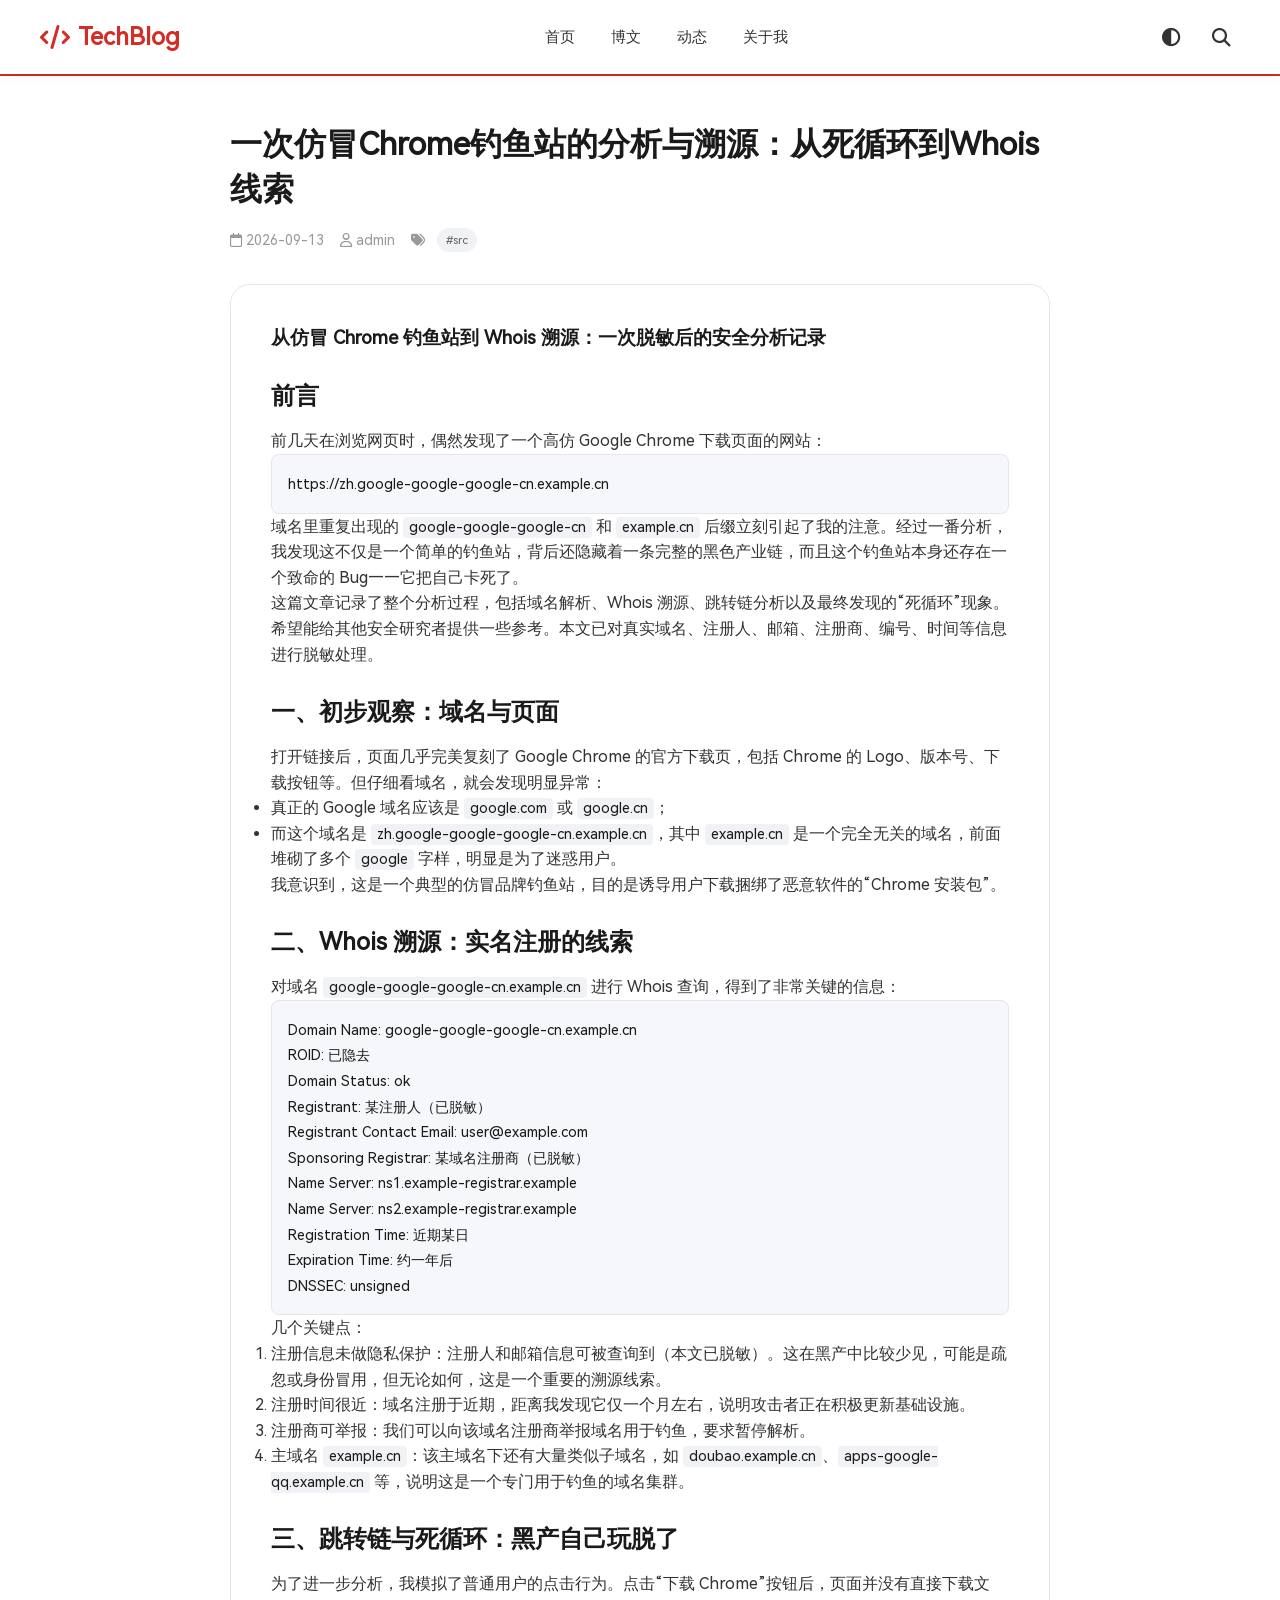
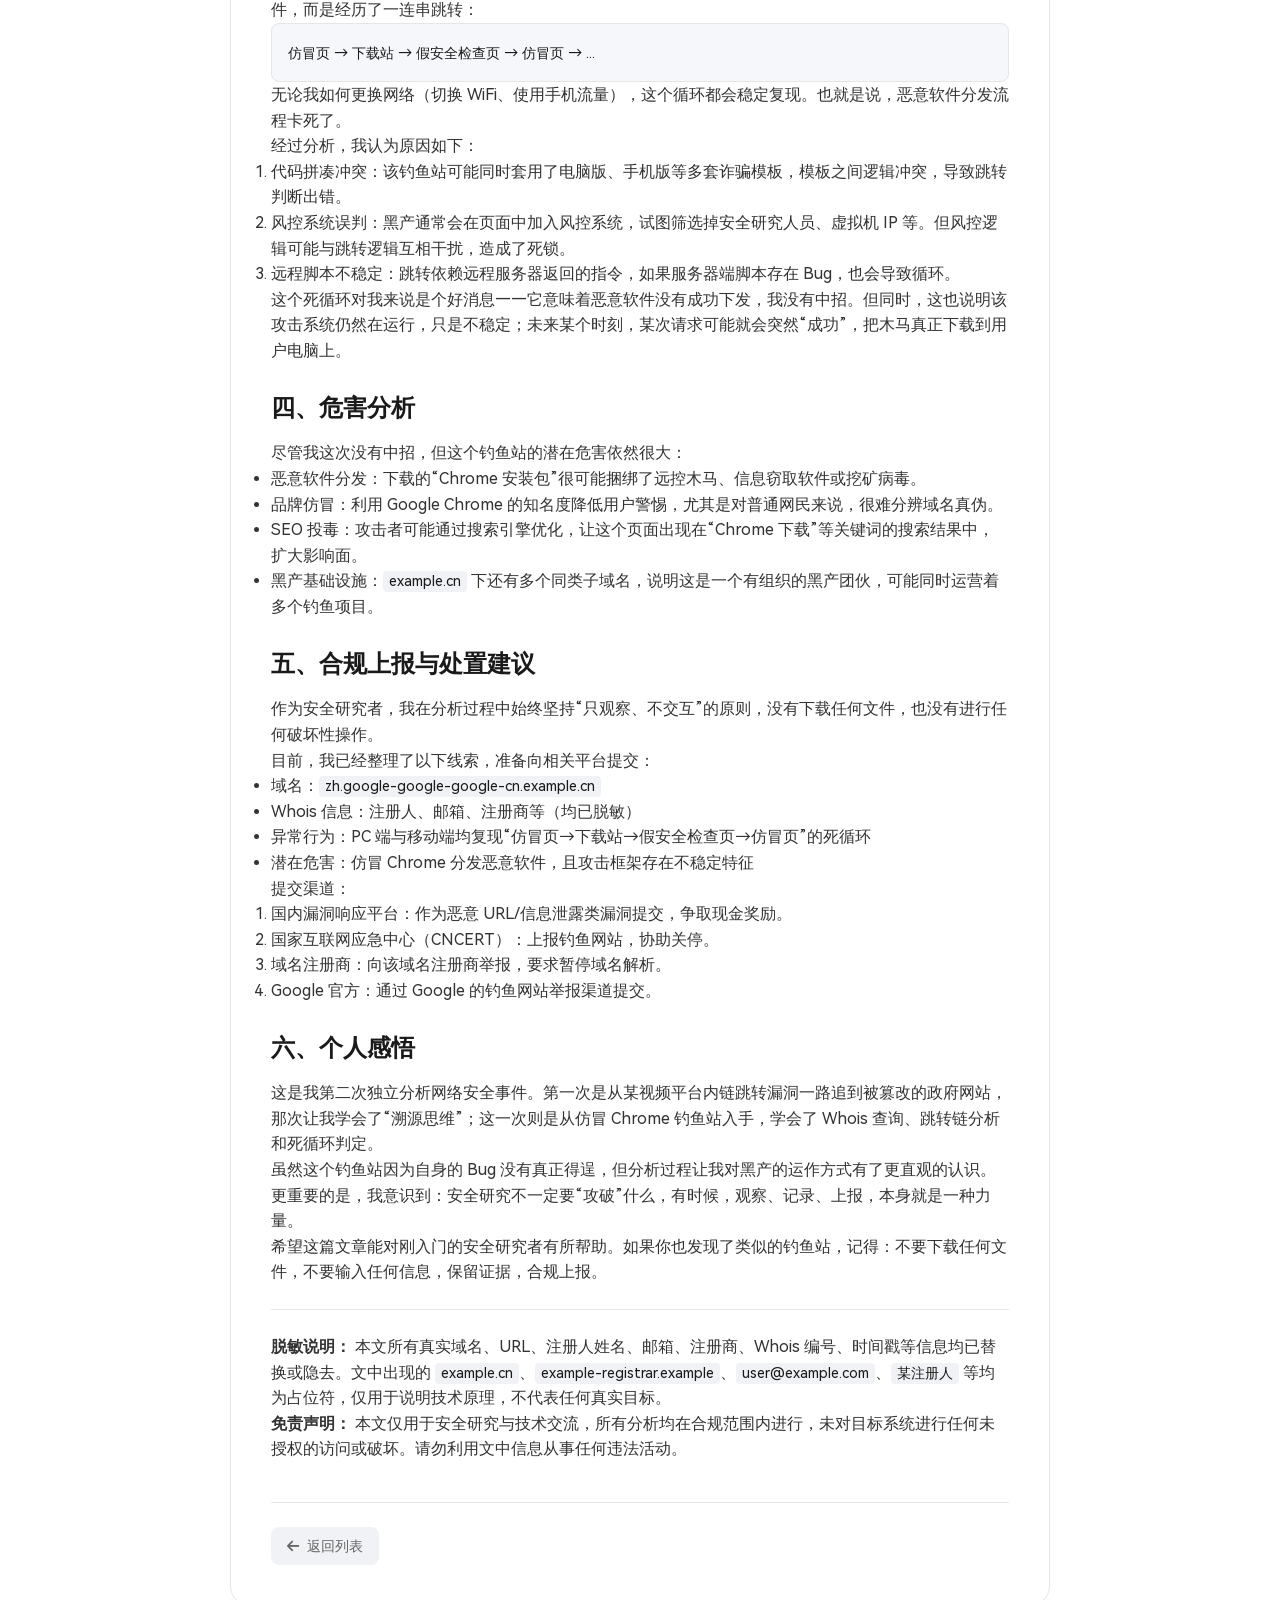
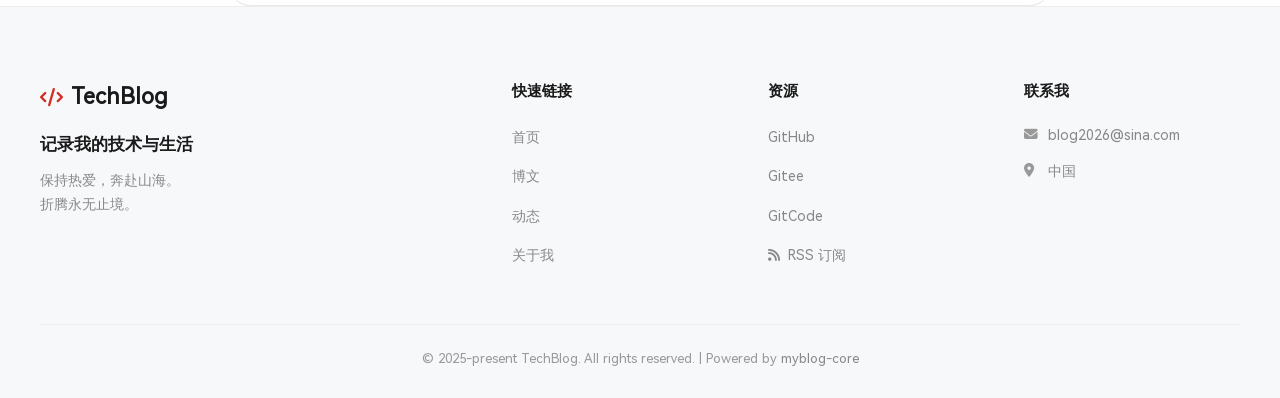
<file: posts/一次仿冒chrome钓鱼站的分析与溯源：从死循环到whois线索.html>
<!DOCTYPE html>
<html lang="zh-CN" class="">
<head>
  

<script>(function(){try{var t=localStorage.getItem("theme");if(t!=="light"&&t!=="dark"&&t!=="system")t="system";var m=window.matchMedia?window.matchMedia("(prefers-color-scheme: dark)"):null;var d=t==="dark"||(t==="system"&&m&&m.matches);document.documentElement.classList.toggle("dark",!!d);document.documentElement.setAttribute("data-theme",t);}catch(e){}})();</script>
<script src="/js/theme.js" defer></script>
  <meta charset="UTF-8">
  <meta name="viewport" content="width=device-width, initial-scale=1.0">
  <meta name="color-scheme" content="light dark">
  <title>一次仿冒Chrome钓鱼站的分析与溯源：从死循环到Whois线索</title>
  <!-- 站点主题色（后台「站点设置」可改，默认 #e60012） -->
  <style>:root { --brand-color: #d32d26 }</style>
  <link rel="stylesheet" href="/css/all.min.css">
  <link rel="stylesheet" href="/css/style.css">
<link rel="icon" type="image/svg+xml" href="/favicon.svg">
<link rel="icon" href="/favicon.svg" sizes="any">
  <!-- RSS 入口：静态站同源读取 dist/rss.xml，动态站跳到 GitCode 的静态站镜像仓库（国内可访问） -->
  <link rel="alternate" type="application/rss+xml" title="TechBlog RSS" href="/rss.xml">
</head>
<body class="" data-static="true">
  <!-- 顶部导航栏 -->
  <header>
  <div class="container header-container">
    <!-- 修改点 1：将 div 换成 a 标签，加上 href="/" -->
    <a href="/" class="logo">
      <i class="fas fa-code"></i>
      <span>TechBlog</span>
    </a>

    <!-- PC 横向导航 -->
    <nav class="pc-nav">
      <a href="/">首页</a>
      <a href="/posts.html">博文</a>
      <a href="/moments.html">动态</a>
      
      
      <a href="/about.html">关于我</a>
    </nav>

    <div class="nav-right">
      
<div class="theme-switch" data-theme-switch>
  <button class="theme-toggle" id="themeTogglePc" type="button" aria-label="切换主题" aria-haspopup="true" aria-expanded="false">
    <i class="theme-toggle-icon fas fa-circle-half-stroke" aria-hidden="true"></i>
    
    
  </button>
  <div class="theme-menu" role="menu" aria-label="主题模式">
    <button type="button" role="menuitemradio" aria-checked="false" data-theme-value="system"><i class="fas fa-circle-half-stroke" aria-hidden="true"></i><span>跟随系统</span></button>
    <button type="button" role="menuitemradio" aria-checked="false" data-theme-value="light"><i class="fas fa-sun" aria-hidden="true"></i><span>浅色</span></button>
    <button type="button" role="menuitemradio" aria-checked="false" data-theme-value="dark"><i class="fas fa-moon" aria-hidden="true"></i><span>深色</span></button>
  </div>
</div>
      <button class="search-toggle" id="searchToggle" type="button" aria-label="搜索">
        <i class="fas fa-search"></i>
      </button>
      <button class="menu-toggle" id="menuToggle" type="button" aria-label="菜单">
        <i class="fas fa-bars"></i>
      </button>
    </div>
  </div>
</header>

  <!-- 全屏菜单 -->
  <div class="mobile-menu" id="mobileMenu">
    <div class="mobile-menu-header">
      <!-- 修改点 2：将移动端的 div 也换成 a 标签 -->
      <a href="/" class="logo">
        <i class="fas fa-code"></i>
        <span>TechBlog</span>
      </a>
      <button class="menu-close" id="menuClose" type="button" aria-label="关闭">
        <i class="fas fa-times"></i>
      </button>
    </div>

    <ul class="mobile-menu-list">
      <li><a href="/">首页<span class="arrow">›</span></a></li>
      <li><a href="/posts.html">博文<span class="arrow">›</span></a></li>
      <li><a href="/moments.html">动态<span class="arrow">›</span></a></li>
      
      
      <li><a href="/about.html">关于我<span class="arrow">›</span></a></li>
    </ul>

    <div class="mobile-menu-footer">
      
<div class="theme-switch theme-switch--circle" data-theme-switch>
  <button class="theme-toggle" id="themeToggleMobile" type="button" aria-label="切换主题" aria-haspopup="true" aria-expanded="false">
    <i class="theme-toggle-icon fas fa-circle-half-stroke" aria-hidden="true"></i>
    <span>主题</span>
    
  </button>
  <div class="theme-menu" role="menu" aria-label="主题模式">
    <button type="button" role="menuitemradio" aria-checked="false" data-theme-value="system"><i class="fas fa-circle-half-stroke" aria-hidden="true"></i><span>跟随系统</span></button>
    <button type="button" role="menuitemradio" aria-checked="false" data-theme-value="light"><i class="fas fa-sun" aria-hidden="true"></i><span>浅色</span></button>
    <button type="button" role="menuitemradio" aria-checked="false" data-theme-value="dark"><i class="fas fa-moon" aria-hidden="true"></i><span>深色</span></button>
  </div>
</div>
      <a href="https://github.com/wng409" target="_blank" rel="noopener" class="circle-btn">
        <i class="fab fa-github"></i>
        <span>GitHub</span>
      </a>
      <a href="mailto:blog2026@sina.com" class="circle-btn">
        <i class="fas fa-envelope"></i>
        <span>邮件</span>
      </a>
      <a href="/rss.xml" class="circle-btn" target="_blank" rel="noopener" title="RSS">
        <i class="fas fa-rss"></i>
        <span>RSS</span>
      </a>
    </div>
  </div>

  <!-- 页面内容 -->
  <main>
    

<section class="detail-header">
  <div class="detail-container">
    <h1 class="detail-title" style="view-transition-name: title-3;">一次仿冒Chrome钓鱼站的分析与溯源：从死循环到Whois线索</h1>
    <div class="detail-meta">
      <span><i class="far fa-calendar" aria-hidden="true"></i>2026-09-13</span>
      <span style="view-transition-name: author-3;"><i class="far fa-user" aria-hidden="true"></i>admin</span>
      
        <span class="detail-tags">
          <i class="fas fa-tags" aria-hidden="true"></i>
          
            <a class="tag-pill" href="/posts.html?tag=src">#src</a>
          
        </span>
      
    </div>
  </div>
</section>

<section class="detail-content">
  <div class="detail-container">
    <article class="detail-card">
      <div class="article-body">
        <h1>从仿冒 Chrome 钓鱼站到 Whois 溯源：一次脱敏后的安全分析记录</h1>
<h2>前言</h2>
<p>前几天在浏览网页时，偶然发现了一个高仿 Google Chrome 下载页面的网站：</p>
<pre><code class="language-text">https://zh.google-google-google-cn.example.cn
</code></pre>
<p>域名里重复出现的 <code>google-google-google-cn</code> 和 <code>example.cn</code> 后缀立刻引起了我的注意。经过一番分析，我发现这不仅是一个简单的钓鱼站，背后还隐藏着一条完整的黑色产业链，而且这个钓鱼站本身还存在一个致命的 Bug——它把自己卡死了。</p>
<p>这篇文章记录了整个分析过程，包括域名解析、Whois 溯源、跳转链分析以及最终发现的“死循环”现象。希望能给其他安全研究者提供一些参考。本文已对真实域名、注册人、邮箱、注册商、编号、时间等信息进行脱敏处理。</p>
<h2>一、初步观察：域名与页面</h2>
<p>打开链接后，页面几乎完美复刻了 Google Chrome 的官方下载页，包括 Chrome 的 Logo、版本号、下载按钮等。但仔细看域名，就会发现明显异常：</p>
<ul>
<li>真正的 Google 域名应该是 <code>google.com</code> 或 <code>google.cn</code>；</li>
<li>而这个域名是 <code>zh.google-google-google-cn.example.cn</code>，其中 <code>example.cn</code> 是一个完全无关的域名，前面堆砌了多个 <code>google</code> 字样，明显是为了迷惑用户。</li>
</ul>
<p>我意识到，这是一个典型的仿冒品牌钓鱼站，目的是诱导用户下载捆绑了恶意软件的“Chrome 安装包”。</p>
<h2>二、Whois 溯源：实名注册的线索</h2>
<p>对域名 <code>google-google-google-cn.example.cn</code> 进行 Whois 查询，得到了非常关键的信息：</p>
<pre><code class="language-text">Domain Name: google-google-google-cn.example.cn
ROID: 已隐去
Domain Status: ok
Registrant: 某注册人（已脱敏）
Registrant Contact Email: user@example.com
Sponsoring Registrar: 某域名注册商（已脱敏）
Name Server: ns1.example-registrar.example
Name Server: ns2.example-registrar.example
Registration Time: 近期某日
Expiration Time: 约一年后
DNSSEC: unsigned
</code></pre>
<p>几个关键点：</p>
<ol>
<li>注册信息未做隐私保护：注册人和邮箱信息可被查询到（本文已脱敏）。这在黑产中比较少见，可能是疏忽或身份冒用，但无论如何，这是一个重要的溯源线索。</li>
<li>注册时间很近：域名注册于近期，距离我发现它仅一个月左右，说明攻击者正在积极更新基础设施。</li>
<li>注册商可举报：我们可以向该域名注册商举报域名用于钓鱼，要求暂停解析。</li>
<li>主域名 <code>example.cn</code>：该主域名下还有大量类似子域名，如 <code>doubao.example.cn</code>、<code>apps-google-qq.example.cn</code> 等，说明这是一个专门用于钓鱼的域名集群。</li>
</ol>
<h2>三、跳转链与死循环：黑产自己玩脱了</h2>
<p>为了进一步分析，我模拟了普通用户的点击行为。点击“下载 Chrome”按钮后，页面并没有直接下载文件，而是经历了一连串跳转：</p>
<pre><code class="language-text">仿冒页 → 下载站 → 假安全检查页 → 仿冒页 → ...
</code></pre>
<p>无论我如何更换网络（切换 WiFi、使用手机流量），这个循环都会稳定复现。也就是说，恶意软件分发流程卡死了。</p>
<p>经过分析，我认为原因如下：</p>
<ol>
<li>代码拼凑冲突：该钓鱼站可能同时套用了电脑版、手机版等多套诈骗模板，模板之间逻辑冲突，导致跳转判断出错。</li>
<li>风控系统误判：黑产通常会在页面中加入风控系统，试图筛选掉安全研究人员、虚拟机 IP 等。但风控逻辑可能与跳转逻辑互相干扰，造成了死锁。</li>
<li>远程脚本不稳定：跳转依赖远程服务器返回的指令，如果服务器端脚本存在 Bug，也会导致循环。</li>
</ol>
<p>这个死循环对我来说是个好消息——它意味着恶意软件没有成功下发，我没有中招。但同时，这也说明该攻击系统仍然在运行，只是不稳定；未来某个时刻，某次请求可能就会突然“成功”，把木马真正下载到用户电脑上。</p>
<h2>四、危害分析</h2>
<p>尽管我这次没有中招，但这个钓鱼站的潜在危害依然很大：</p>
<ul>
<li>恶意软件分发：下载的“Chrome 安装包”很可能捆绑了远控木马、信息窃取软件或挖矿病毒。</li>
<li>品牌仿冒：利用 Google Chrome 的知名度降低用户警惕，尤其是对普通网民来说，很难分辨域名真伪。</li>
<li>SEO 投毒：攻击者可能通过搜索引擎优化，让这个页面出现在“Chrome 下载”等关键词的搜索结果中，扩大影响面。</li>
<li>黑产基础设施：<code>example.cn</code> 下还有多个同类子域名，说明这是一个有组织的黑产团伙，可能同时运营着多个钓鱼项目。</li>
</ul>
<h2>五、合规上报与处置建议</h2>
<p>作为安全研究者，我在分析过程中始终坚持“只观察、不交互”的原则，没有下载任何文件，也没有进行任何破坏性操作。</p>
<p>目前，我已经整理了以下线索，准备向相关平台提交：</p>
<ul>
<li>域名：<code>zh.google-google-google-cn.example.cn</code></li>
<li>Whois 信息：注册人、邮箱、注册商等（均已脱敏）</li>
<li>异常行为：PC 端与移动端均复现“仿冒页→下载站→假安全检查页→仿冒页”的死循环</li>
<li>潜在危害：仿冒 Chrome 分发恶意软件，且攻击框架存在不稳定特征</li>
</ul>
<p>提交渠道：</p>
<ol>
<li>国内漏洞响应平台：作为恶意 URL/信息泄露类漏洞提交，争取现金奖励。</li>
<li>国家互联网应急中心（CNCERT）：上报钓鱼网站，协助关停。</li>
<li>域名注册商：向该域名注册商举报，要求暂停域名解析。</li>
<li>Google 官方：通过 Google 的钓鱼网站举报渠道提交。</li>
</ol>
<h2>六、个人感悟</h2>
<p>这是我第二次独立分析网络安全事件。第一次是从某视频平台内链跳转漏洞一路追到被篡改的政府网站，那次让我学会了“溯源思维”；这一次则是从仿冒 Chrome 钓鱼站入手，学会了 Whois 查询、跳转链分析和死循环判定。</p>
<p>虽然这个钓鱼站因为自身的 Bug 没有真正得逞，但分析过程让我对黑产的运作方式有了更直观的认识。更重要的是，我意识到：安全研究不一定要“攻破”什么，有时候，观察、记录、上报，本身就是一种力量。</p>
<p>希望这篇文章能对刚入门的安全研究者有所帮助。如果你也发现了类似的钓鱼站，记得：不要下载任何文件，不要输入任何信息，保留证据，合规上报。</p>
<hr>
<p><strong>脱敏说明：</strong> 本文所有真实域名、URL、注册人姓名、邮箱、注册商、Whois 编号、时间戳等信息均已替换或隐去。文中出现的 <code>example.cn</code>、<code>example-registrar.example</code>、<code>user@example.com</code>、<code>某注册人</code> 等均为占位符，仅用于说明技术原理，不代表任何真实目标。</p>
<p><strong>免责声明：</strong> 本文仅用于安全研究与技术交流，所有分析均在合规范围内进行，未对目标系统进行任何未授权的访问或破坏。请勿利用文中信息从事任何违法活动。</p>

      </div>

      

      <div class="detail-footer">
        <a href="/posts.html" class="detail-back">
          <i class="fas fa-arrow-left" aria-hidden="true"></i> 返回列表
        </a>
      </div>
    </article>
  </div>
</section>
  </main>

  <!-- 底部栏（独立 partial，便于后续整体替换） -->
  
<footer class="site-footer">
  <div class="footer-inner">

    <div class="footer-grid">

      <!-- 列 1：品牌 -->
      <div class="footer-brand">
        <a href="/" class="footer-logo">
          <i class="fas fa-code" aria-hidden="true"></i>
          <span>TechBlog</span>
        </a>
        <h2>记录我的技术与生活</h2>
        <p>保持热爱，奔赴山海。<br>折腾永无止境。</p>
      </div>

      <!-- 列 2：快速链接 -->
      <div class="footer-col">
        <h4>快速链接</h4>
        <ul class="footer-nav">
          <li><a href="/">首页</a></li>
          <li><a href="/posts.html">博文</a></li>
          
            <li><a href="/moments.html">动态</a></li>
          
          <li><a href="/about.html">关于我</a></li>
          
          
          
        </ul>
      </div>

      <!-- 列 3：资源 -->
      <div class="footer-col">
        <h4>资源</h4>
        <ul class="footer-nav">
          <li><a href="https://github.com/wng409" target="_blank" rel="noopener">GitHub</a></li>
          <li><a href="https://gitee.com/wng409" target="_blank" rel="noopener">Gitee</a></li>
          <li><a href="https://gitcode.com/wng409" target="_blank" rel="noopener">GitCode</a></li>
          
          <li>
            <a href="/rss.xml" target="_blank" rel="noopener">
              <i class="fas fa-rss" style="margin-right: 8px;"></i>RSS 订阅
            </a>
          </li>
        </ul>
      </div>

      <!-- 列 4：联系我 -->
      <div class="footer-col">
        <h4>联系我</h4>
        <ul class="footer-nav">
          <li class="footer-contact">
            <i class="fas fa-envelope" aria-hidden="true"></i>
            <a href="mailto:blog2026@sina.com">blog2026@sina.com</a>
          </li>
          <li class="footer-contact">
            <i class="fas fa-map-marker-alt" aria-hidden="true"></i>
            <span>中国</span>
          </li>
        </ul>
      </div>

    </div>

    <!-- 底部版权：四列下方居中 -->
    <div class="footer-bottom">
      <p>&copy; 2025-present TechBlog. All rights reserved.
        
          <span class="powered-by"> | Powered by <a href="https://github.com/wng409/myblog-core" target="_blank" rel="noopener">myblog-core</a></span>
        
      </p>
    </div>

  </div>
</footer>

  <!-- 微信内置浏览器提示：移动端全屏遮罩（点击穿透，指引用户点右上角「在浏览器打开」）。
       PC 端不显示遮罩，由 /js/wechat-guard.js 调用 hm-ui 弹窗并提供「复制链接」。 -->
  <div id="wechat-mobile-mask" aria-hidden="true">
    <svg class="wechat-mask-arrow" viewBox="0 0 100 100" fill="none" stroke="currentColor"
         stroke-width="3" stroke-linecap="round" stroke-linejoin="round" aria-hidden="true" focusable="false">
      <path d="M20 80 Q 40 50 80 20" stroke-dasharray="4 4" />
      <path d="M60 20 L80 20 L80 40" />
    </svg>
    <div class="wechat-mask-tip">
      点击右上角<br>选择「在浏览器打开」
    </div>
    <div class="wechat-mask-hint">
      <span class="wechat-mask-dots">···</span>
      <span>在浏览器中打开</span>
    </div>
  </div>

  <script src="/js/hm-ui.js"></script>
  <script src="/js/main.js"></script>
  <!-- 微信拦截：依赖 hm-ui 的 showHmModal，必须放在其后 -->
  <script src="/js/wechat-guard.js"></script>
</body>
</html>
</file>
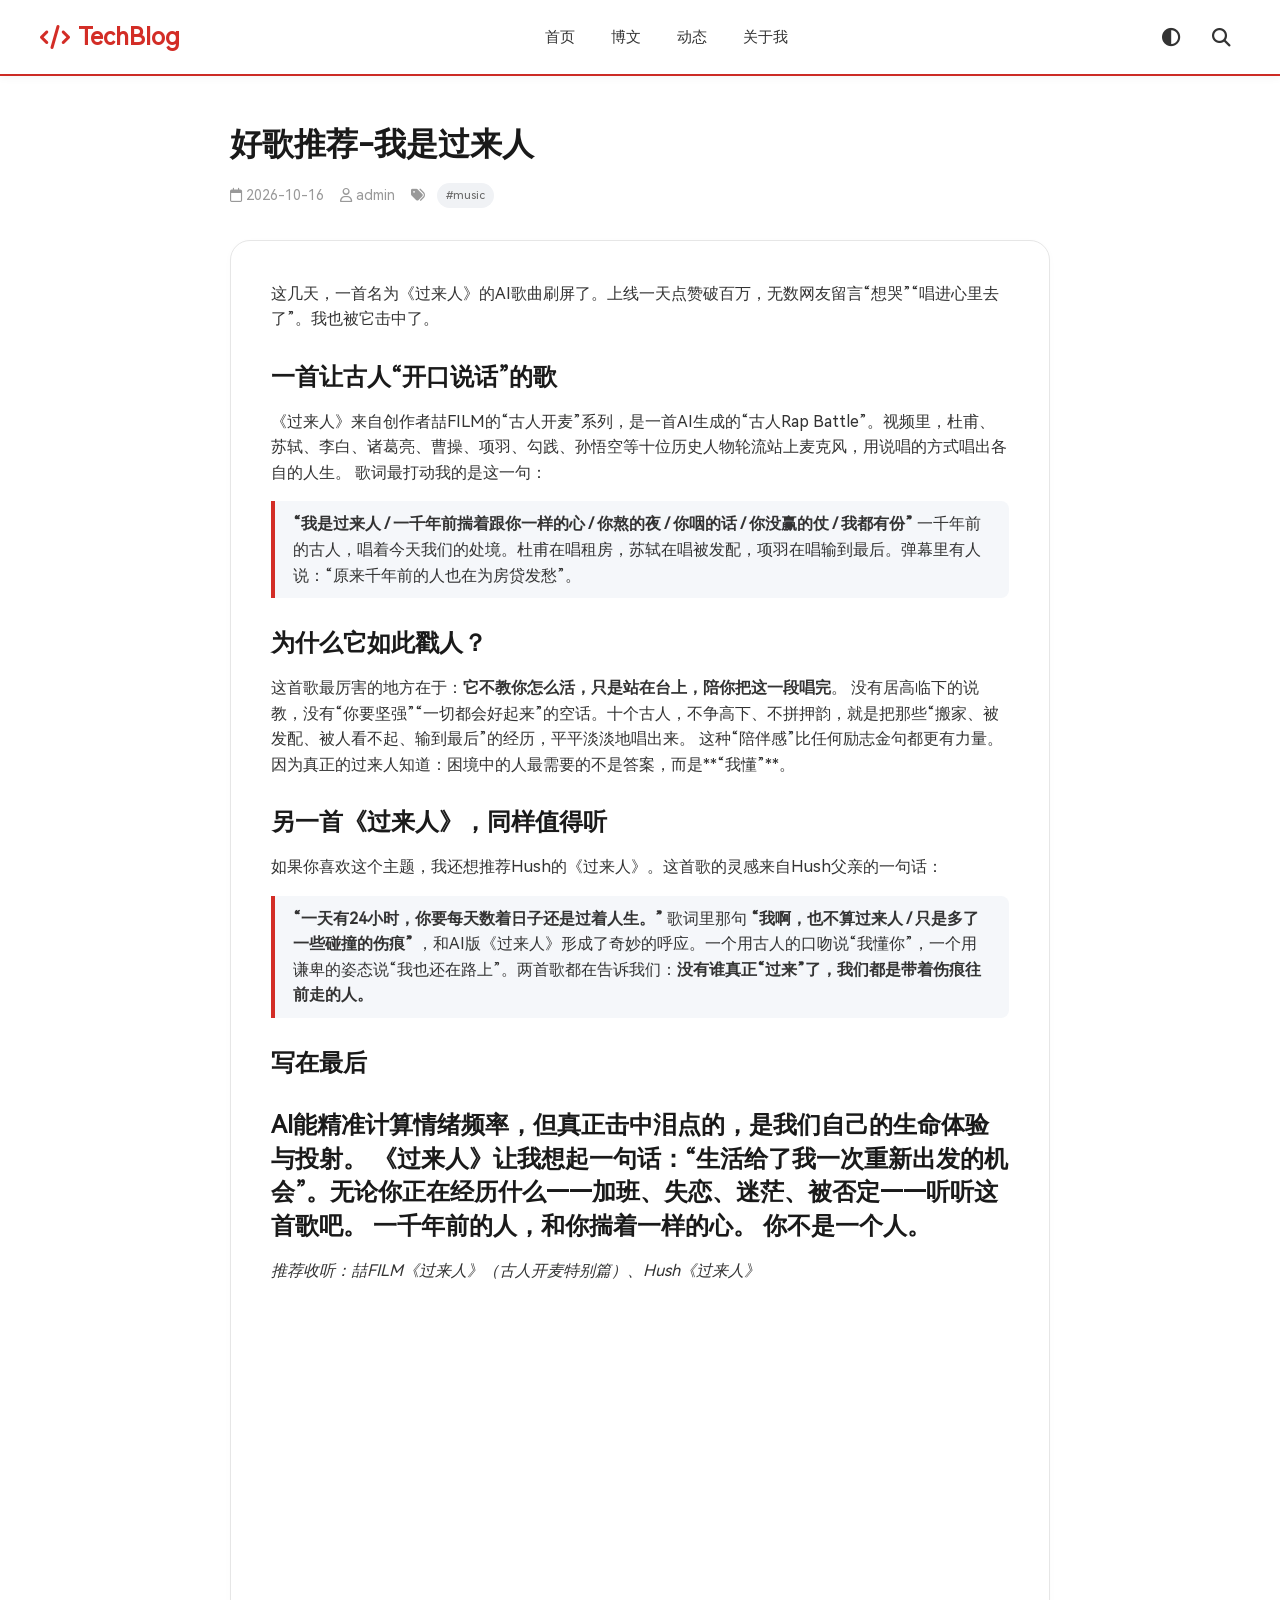
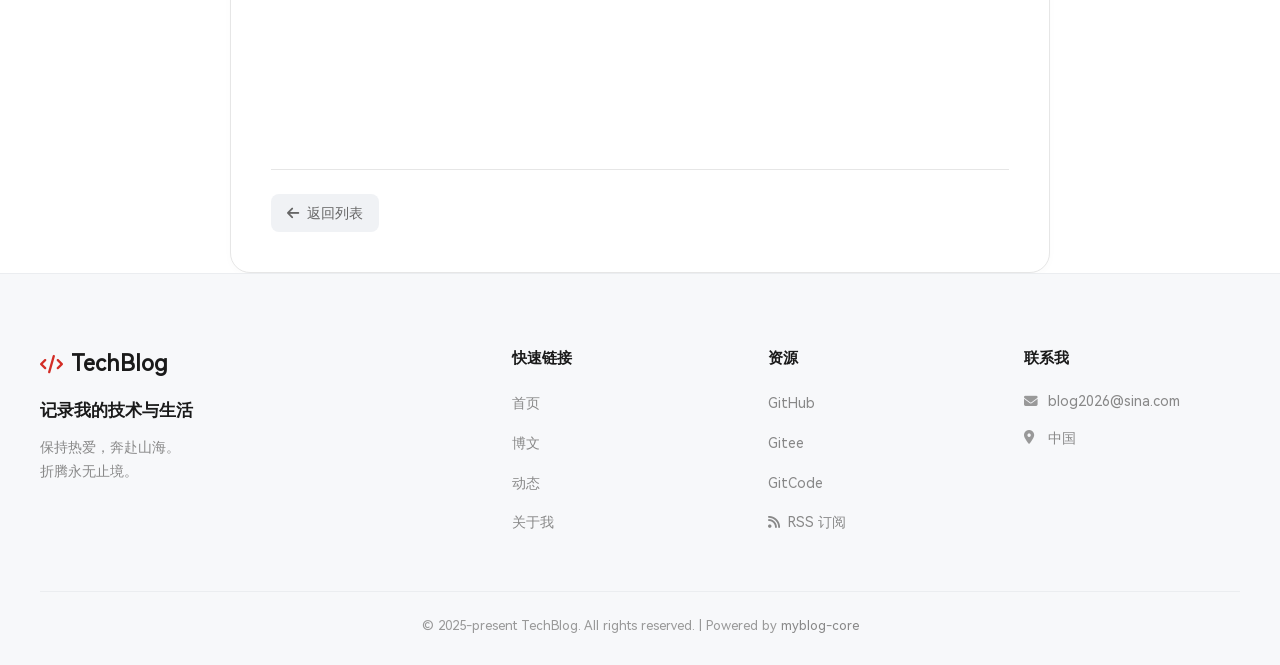
<file: posts/好歌推荐-我是过来人.html>
<!DOCTYPE html>
<html lang="zh-CN" class="">
<head>
  

<script>(function(){try{var t=localStorage.getItem("theme");if(t!=="light"&&t!=="dark"&&t!=="system")t="system";var m=window.matchMedia?window.matchMedia("(prefers-color-scheme: dark)"):null;var d=t==="dark"||(t==="system"&&m&&m.matches);document.documentElement.classList.toggle("dark",!!d);document.documentElement.setAttribute("data-theme",t);}catch(e){}})();</script>
<script src="/js/theme.js" defer></script>
  <meta charset="UTF-8">
  <meta name="viewport" content="width=device-width, initial-scale=1.0">
  <meta name="color-scheme" content="light dark">
  <title>好歌推荐-我是过来人</title>
  <!-- 站点主题色（后台「站点设置」可改，默认 #e60012） -->
  <style>:root { --brand-color: #d32d26 }</style>
  <link rel="stylesheet" href="/css/all.min.css">
  <link rel="stylesheet" href="/css/style.css">
<link rel="icon" type="image/svg+xml" href="/favicon.svg">
<link rel="icon" href="/favicon.svg" sizes="any">
  <!-- RSS 入口：静态站同源读取 dist/rss.xml，动态站跳到 GitCode 的静态站镜像仓库（国内可访问） -->
  <link rel="alternate" type="application/rss+xml" title="TechBlog RSS" href="/rss.xml">
</head>
<body class="" data-static="true">
  <!-- 顶部导航栏 -->
  <header>
  <div class="container header-container">
    <!-- 修改点 1：将 div 换成 a 标签，加上 href="/" -->
    <a href="/" class="logo">
      <i class="fas fa-code"></i>
      <span>TechBlog</span>
    </a>

    <!-- PC 横向导航 -->
    <nav class="pc-nav">
      <a href="/">首页</a>
      <a href="/posts.html">博文</a>
      <a href="/moments.html">动态</a>
      
      
      <a href="/about.html">关于我</a>
    </nav>

    <div class="nav-right">
      
<div class="theme-switch" data-theme-switch>
  <button class="theme-toggle" id="themeTogglePc" type="button" aria-label="切换主题" aria-haspopup="true" aria-expanded="false">
    <i class="theme-toggle-icon fas fa-circle-half-stroke" aria-hidden="true"></i>
    
    
  </button>
  <div class="theme-menu" role="menu" aria-label="主题模式">
    <button type="button" role="menuitemradio" aria-checked="false" data-theme-value="system"><i class="fas fa-circle-half-stroke" aria-hidden="true"></i><span>跟随系统</span></button>
    <button type="button" role="menuitemradio" aria-checked="false" data-theme-value="light"><i class="fas fa-sun" aria-hidden="true"></i><span>浅色</span></button>
    <button type="button" role="menuitemradio" aria-checked="false" data-theme-value="dark"><i class="fas fa-moon" aria-hidden="true"></i><span>深色</span></button>
  </div>
</div>
      <button class="search-toggle" id="searchToggle" type="button" aria-label="搜索">
        <i class="fas fa-search"></i>
      </button>
      <button class="menu-toggle" id="menuToggle" type="button" aria-label="菜单">
        <i class="fas fa-bars"></i>
      </button>
    </div>
  </div>
</header>

  <!-- 全屏菜单 -->
  <div class="mobile-menu" id="mobileMenu">
    <div class="mobile-menu-header">
      <!-- 修改点 2：将移动端的 div 也换成 a 标签 -->
      <a href="/" class="logo">
        <i class="fas fa-code"></i>
        <span>TechBlog</span>
      </a>
      <button class="menu-close" id="menuClose" type="button" aria-label="关闭">
        <i class="fas fa-times"></i>
      </button>
    </div>

    <ul class="mobile-menu-list">
      <li><a href="/">首页<span class="arrow">›</span></a></li>
      <li><a href="/posts.html">博文<span class="arrow">›</span></a></li>
      <li><a href="/moments.html">动态<span class="arrow">›</span></a></li>
      
      
      <li><a href="/about.html">关于我<span class="arrow">›</span></a></li>
    </ul>

    <div class="mobile-menu-footer">
      
<div class="theme-switch theme-switch--circle" data-theme-switch>
  <button class="theme-toggle" id="themeToggleMobile" type="button" aria-label="切换主题" aria-haspopup="true" aria-expanded="false">
    <i class="theme-toggle-icon fas fa-circle-half-stroke" aria-hidden="true"></i>
    <span>主题</span>
    
  </button>
  <div class="theme-menu" role="menu" aria-label="主题模式">
    <button type="button" role="menuitemradio" aria-checked="false" data-theme-value="system"><i class="fas fa-circle-half-stroke" aria-hidden="true"></i><span>跟随系统</span></button>
    <button type="button" role="menuitemradio" aria-checked="false" data-theme-value="light"><i class="fas fa-sun" aria-hidden="true"></i><span>浅色</span></button>
    <button type="button" role="menuitemradio" aria-checked="false" data-theme-value="dark"><i class="fas fa-moon" aria-hidden="true"></i><span>深色</span></button>
  </div>
</div>
      <a href="https://github.com/wng409" target="_blank" rel="noopener" class="circle-btn">
        <i class="fab fa-github"></i>
        <span>GitHub</span>
      </a>
      <a href="mailto:blog2026@sina.com" class="circle-btn">
        <i class="fas fa-envelope"></i>
        <span>邮件</span>
      </a>
      <a href="/rss.xml" class="circle-btn" target="_blank" rel="noopener" title="RSS">
        <i class="fas fa-rss"></i>
        <span>RSS</span>
      </a>
    </div>
  </div>

  <!-- 页面内容 -->
  <main>
    

<section class="detail-header">
  <div class="detail-container">
    <h1 class="detail-title" style="view-transition-name: title-18;">好歌推荐-我是过来人</h1>
    <div class="detail-meta">
      <span><i class="far fa-calendar" aria-hidden="true"></i>2026-10-16</span>
      <span style="view-transition-name: author-18;"><i class="far fa-user" aria-hidden="true"></i>admin</span>
      
        <span class="detail-tags">
          <i class="fas fa-tags" aria-hidden="true"></i>
          
            <a class="tag-pill" href="/posts.html?tag=music">#music</a>
          
        </span>
      
    </div>
  </div>
</section>

<section class="detail-content">
  <div class="detail-container">
    <article class="detail-card">
      <div class="article-body">
        <p>这几天，一首名为《过来人》的AI歌曲刷屏了。上线一天点赞破百万，无数网友留言“想哭”“唱进心里去了”。我也被它击中了。</p>
<h2>一首让古人“开口说话”的歌</h2>
<p>《过来人》来自创作者喆FILM的“古人开麦”系列，是一首AI生成的“古人Rap Battle”。视频里，杜甫、苏轼、李白、诸葛亮、曹操、项羽、勾践、孙悟空等十位历史人物轮流站上麦克风，用说唱的方式唱出各自的人生。
歌词最打动我的是这一句：</p>
<blockquote>
<p><strong>“我是过来人 / 一千年前揣着跟你一样的心 / 你熬的夜 / 你咽的话 / 你没赢的仗 / 我都有份”</strong>
一千年前的古人，唱着今天我们的处境。杜甫在唱租房，苏轼在唱被发配，项羽在唱输到最后。弹幕里有人说：“原来千年前的人也在为房贷发愁”。</p>
</blockquote>
<h2>为什么它如此戳人？</h2>
<p>这首歌最厉害的地方在于：<strong>它不教你怎么活，只是站在台上，陪你把这一段唱完</strong>。
没有居高临下的说教，没有“你要坚强”“一切都会好起来”的空话。十个古人，不争高下、不拼押韵，就是把那些“搬家、被发配、被人看不起、输到最后”的经历，平平淡淡地唱出来。
这种“陪伴感”比任何励志金句都更有力量。因为真正的过来人知道：困境中的人最需要的不是答案，而是**“我懂”**。</p>
<h2>另一首《过来人》，同样值得听</h2>
<p>如果你喜欢这个主题，我还想推荐Hush的《过来人》。这首歌的灵感来自Hush父亲的一句话：</p>
<blockquote>
<p><strong>“一天有24小时，你要每天数着日子还是过着人生。”</strong>
歌词里那句 <strong>“我啊，也不算过来人 / 只是多了一些碰撞的伤痕”</strong> ，和AI版《过来人》形成了奇妙的呼应。一个用古人的口吻说“我懂你”，一个用谦卑的姿态说“我也还在路上”。两首歌都在告诉我们：<strong>没有谁真正“过来”了，我们都是带着伤痕往前走的人。</strong></p>
</blockquote>
<h2>写在最后</h2>
<h2>AI能精准计算情绪频率，但真正击中泪点的，是我们自己的生命体验与投射。
《过来人》让我想起一句话：<strong>“生活给了我一次重新出发的机会”</strong>。无论你正在经历什么——加班、失恋、迷茫、被否定——听听这首歌吧。
一千年前的人，和你揣着一样的心。
<strong>你不是一个人。</strong></h2>
<p><em>推荐收听：喆FILM《过来人》（古人开麦特别篇）、Hush《过来人》</em></p>

      </div>

      
        <div class="detail-video">
          <iframe src="https://player.bilibili.com/player.html?bvid=BV1VDJm6VE7w" allowfullscreen loading="lazy"></iframe>
        </div>
      

      <div class="detail-footer">
        <a href="/posts.html" class="detail-back">
          <i class="fas fa-arrow-left" aria-hidden="true"></i> 返回列表
        </a>
      </div>
    </article>
  </div>
</section>
  </main>

  <!-- 底部栏（独立 partial，便于后续整体替换） -->
  
<footer class="site-footer">
  <div class="footer-inner">

    <div class="footer-grid">

      <!-- 列 1：品牌 -->
      <div class="footer-brand">
        <a href="/" class="footer-logo">
          <i class="fas fa-code" aria-hidden="true"></i>
          <span>TechBlog</span>
        </a>
        <h2>记录我的技术与生活</h2>
        <p>保持热爱，奔赴山海。<br>折腾永无止境。</p>
      </div>

      <!-- 列 2：快速链接 -->
      <div class="footer-col">
        <h4>快速链接</h4>
        <ul class="footer-nav">
          <li><a href="/">首页</a></li>
          <li><a href="/posts.html">博文</a></li>
          
            <li><a href="/moments.html">动态</a></li>
          
          <li><a href="/about.html">关于我</a></li>
          
          
          
        </ul>
      </div>

      <!-- 列 3：资源 -->
      <div class="footer-col">
        <h4>资源</h4>
        <ul class="footer-nav">
          <li><a href="https://github.com/wng409" target="_blank" rel="noopener">GitHub</a></li>
          <li><a href="https://gitee.com/wng409" target="_blank" rel="noopener">Gitee</a></li>
          <li><a href="https://gitcode.com/wng409" target="_blank" rel="noopener">GitCode</a></li>
          
          <li>
            <a href="/rss.xml" target="_blank" rel="noopener">
              <i class="fas fa-rss" style="margin-right: 8px;"></i>RSS 订阅
            </a>
          </li>
        </ul>
      </div>

      <!-- 列 4：联系我 -->
      <div class="footer-col">
        <h4>联系我</h4>
        <ul class="footer-nav">
          <li class="footer-contact">
            <i class="fas fa-envelope" aria-hidden="true"></i>
            <a href="mailto:blog2026@sina.com">blog2026@sina.com</a>
          </li>
          <li class="footer-contact">
            <i class="fas fa-map-marker-alt" aria-hidden="true"></i>
            <span>中国</span>
          </li>
        </ul>
      </div>

    </div>

    <!-- 底部版权：四列下方居中 -->
    <div class="footer-bottom">
      <p>&copy; 2025-present TechBlog. All rights reserved.
        
          <span class="powered-by"> | Powered by <a href="https://github.com/wng409/myblog-core" target="_blank" rel="noopener">myblog-core</a></span>
        
      </p>
    </div>

  </div>
</footer>

  <!-- 微信内置浏览器提示：移动端全屏遮罩（点击穿透，指引用户点右上角「在浏览器打开」）。
       PC 端不显示遮罩，由 /js/wechat-guard.js 调用 hm-ui 弹窗并提供「复制链接」。 -->
  <div id="wechat-mobile-mask" aria-hidden="true">
    <svg class="wechat-mask-arrow" viewBox="0 0 100 100" fill="none" stroke="currentColor"
         stroke-width="3" stroke-linecap="round" stroke-linejoin="round" aria-hidden="true" focusable="false">
      <path d="M20 80 Q 40 50 80 20" stroke-dasharray="4 4" />
      <path d="M60 20 L80 20 L80 40" />
    </svg>
    <div class="wechat-mask-tip">
      点击右上角<br>选择「在浏览器打开」
    </div>
    <div class="wechat-mask-hint">
      <span class="wechat-mask-dots">···</span>
      <span>在浏览器中打开</span>
    </div>
  </div>

  <script src="/js/hm-ui.js"></script>
  <script src="/js/main.js"></script>
  <!-- 微信拦截：依赖 hm-ui 的 showHmModal，必须放在其后 -->
  <script src="/js/wechat-guard.js"></script>
</body>
</html>
</file>
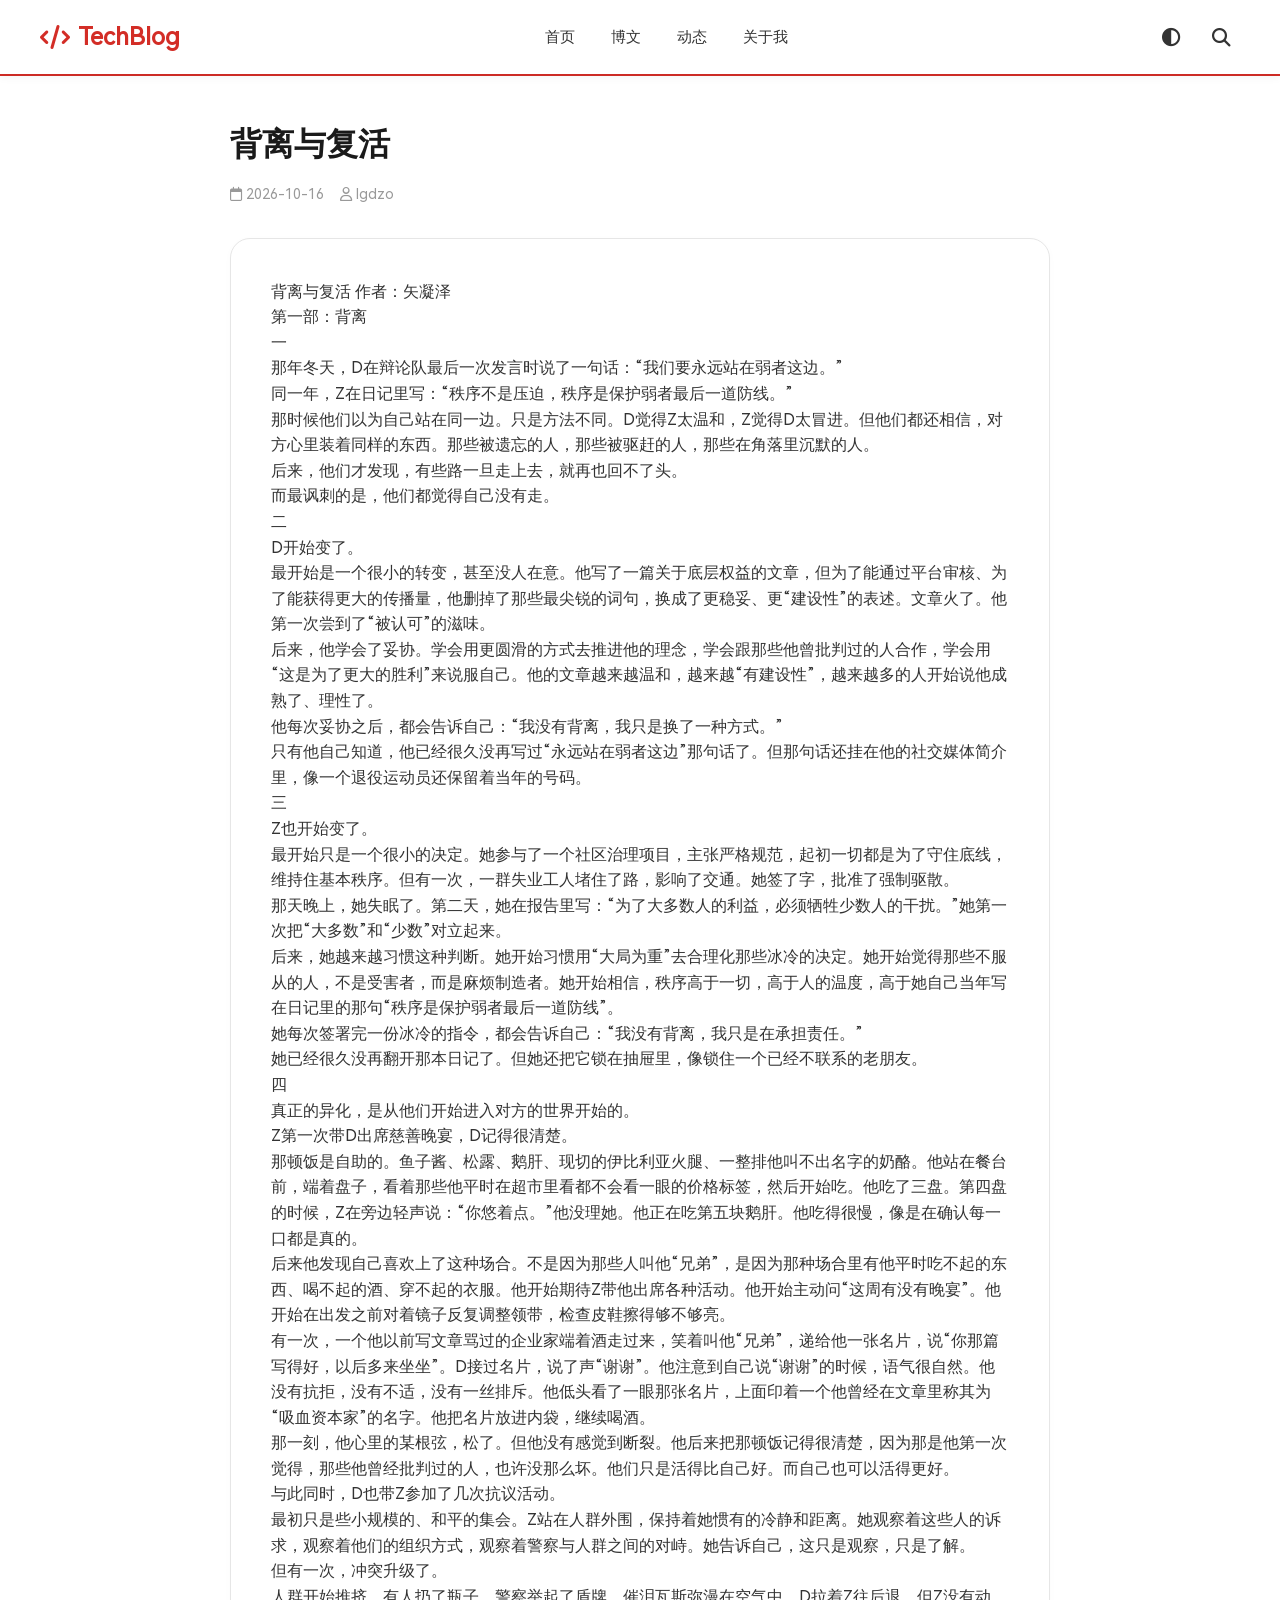
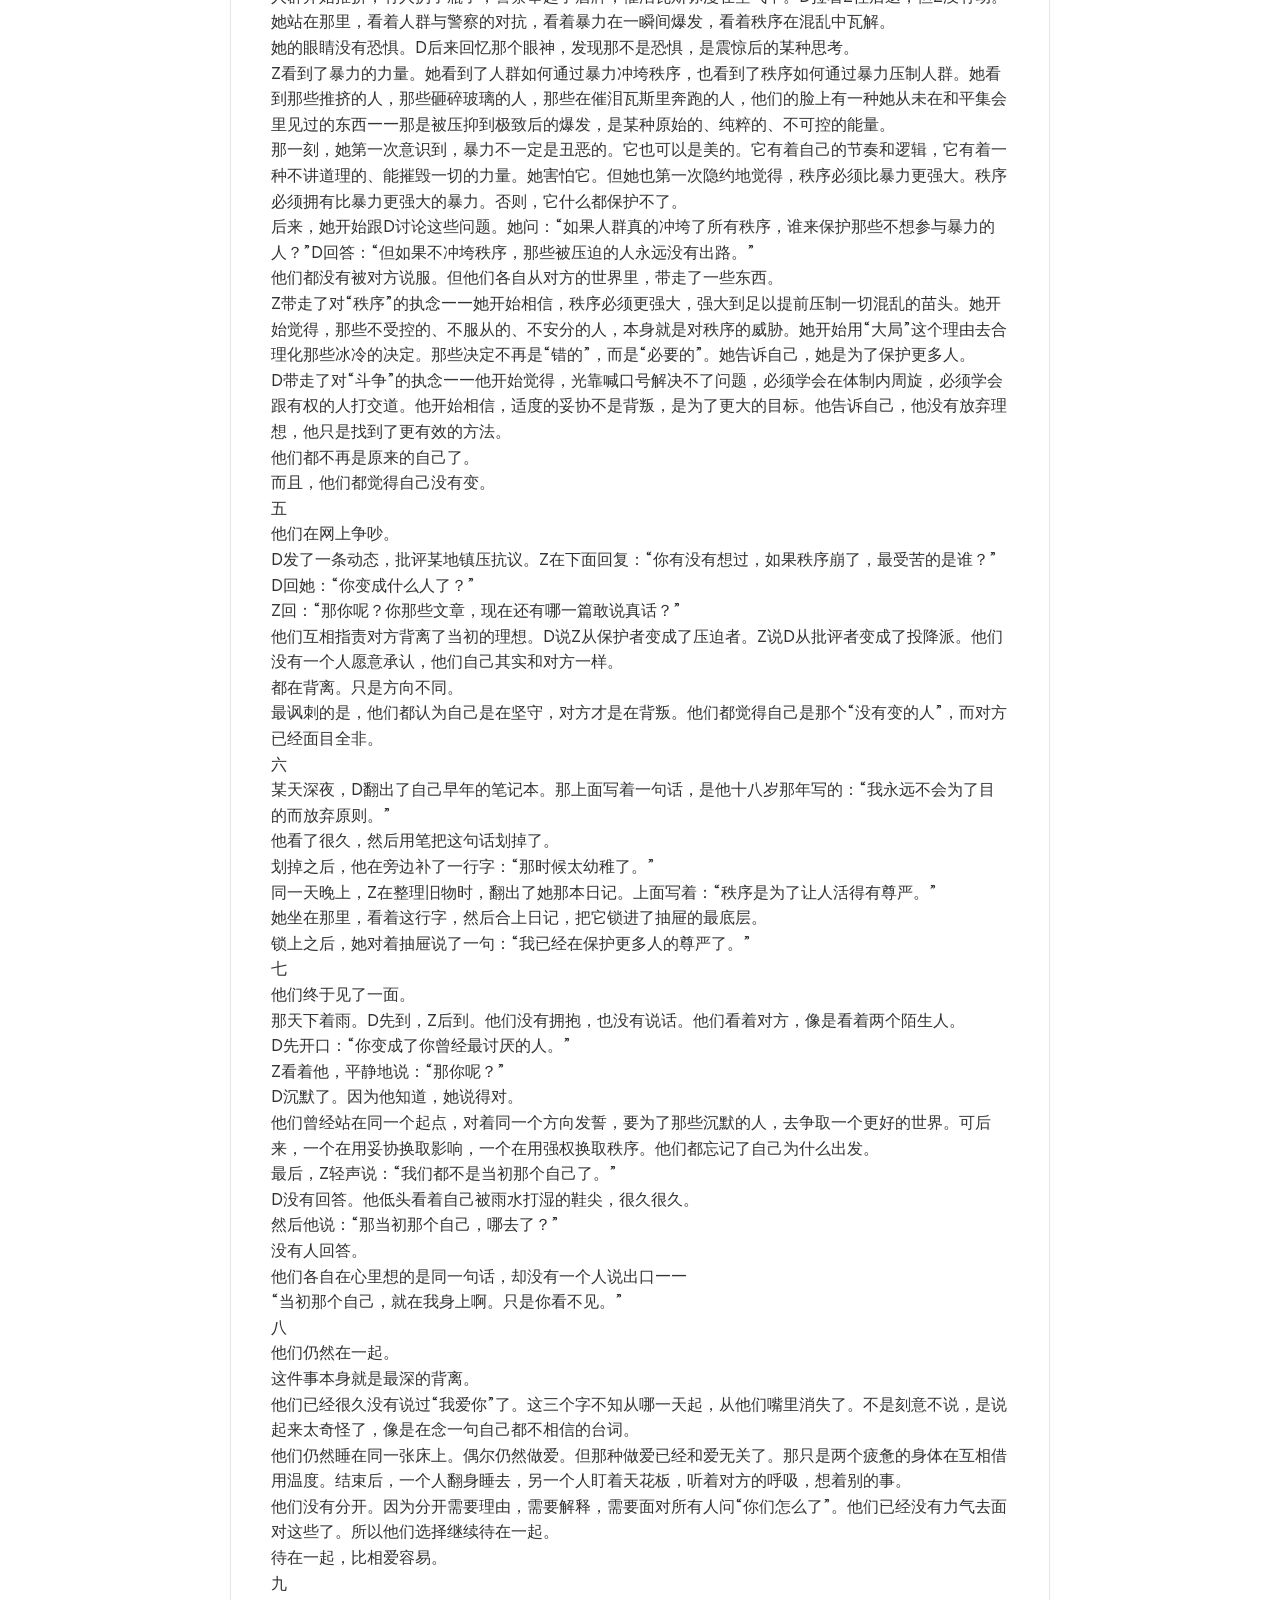
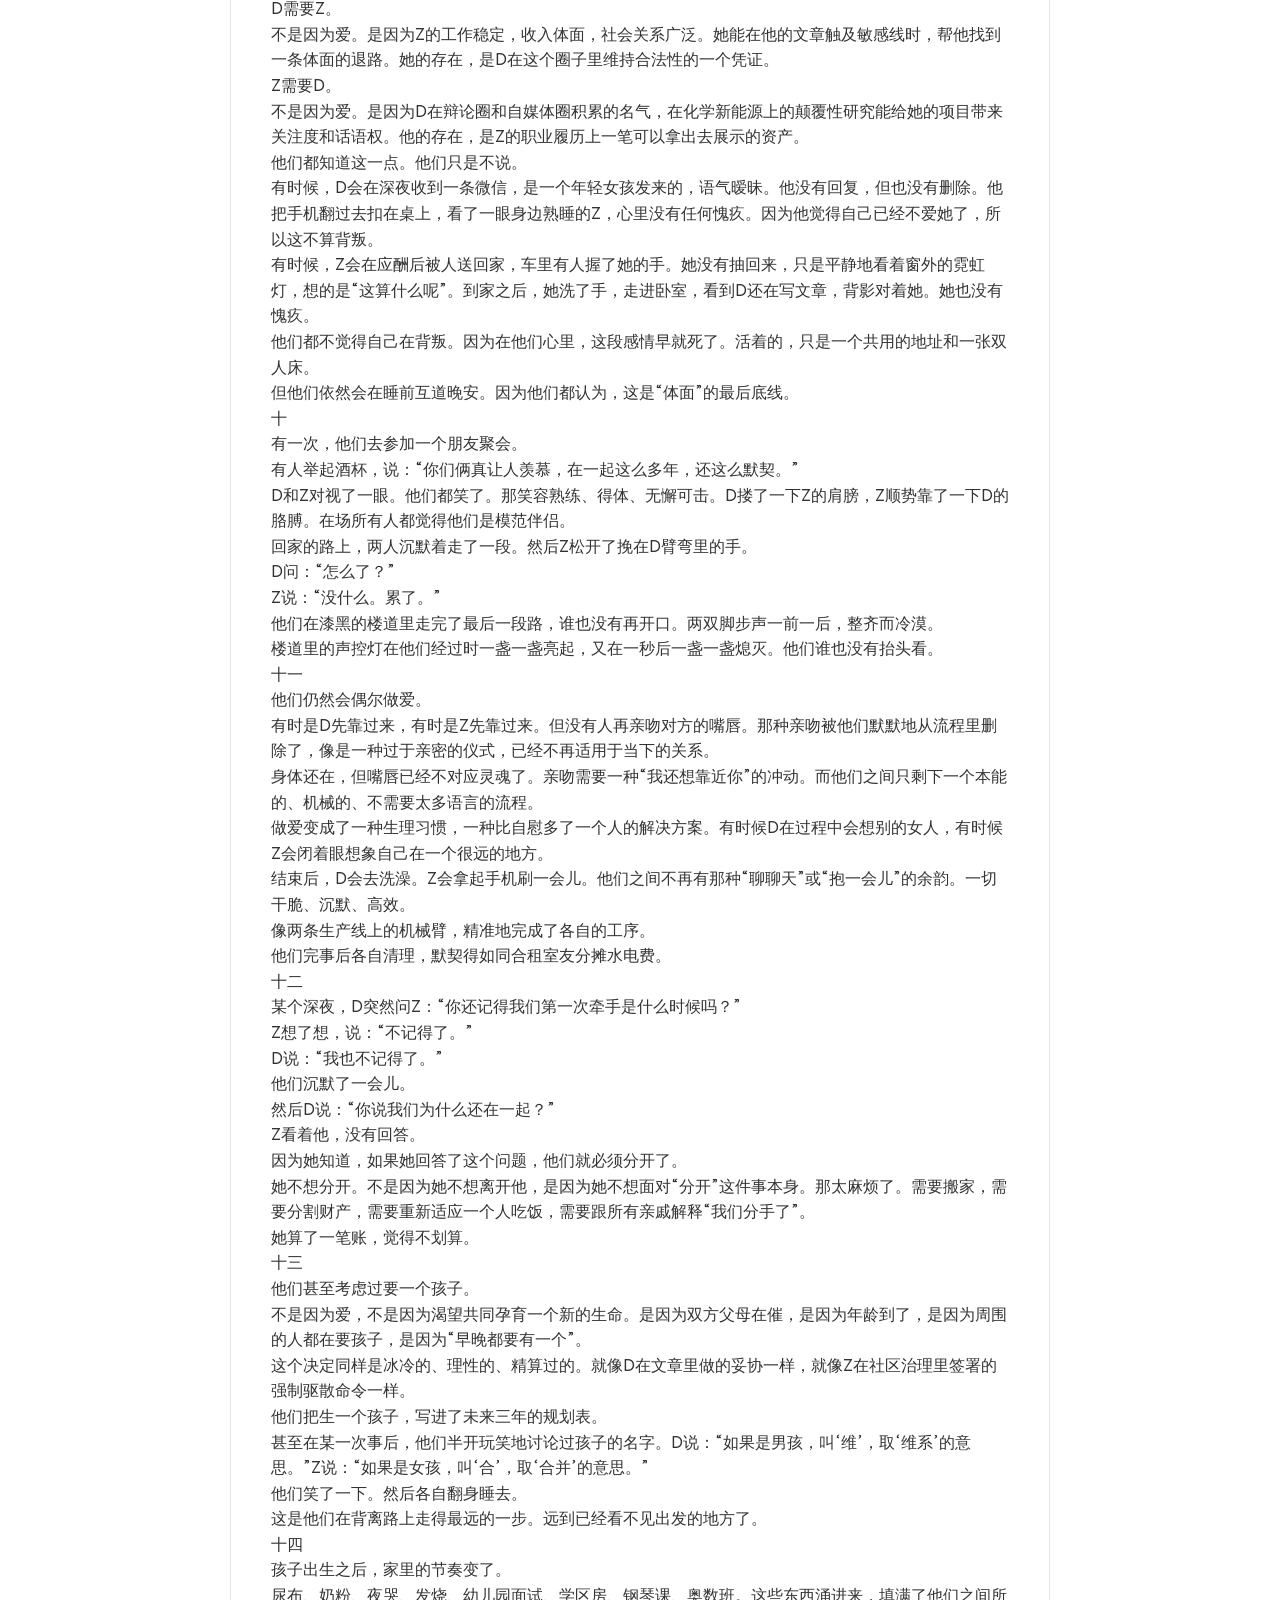
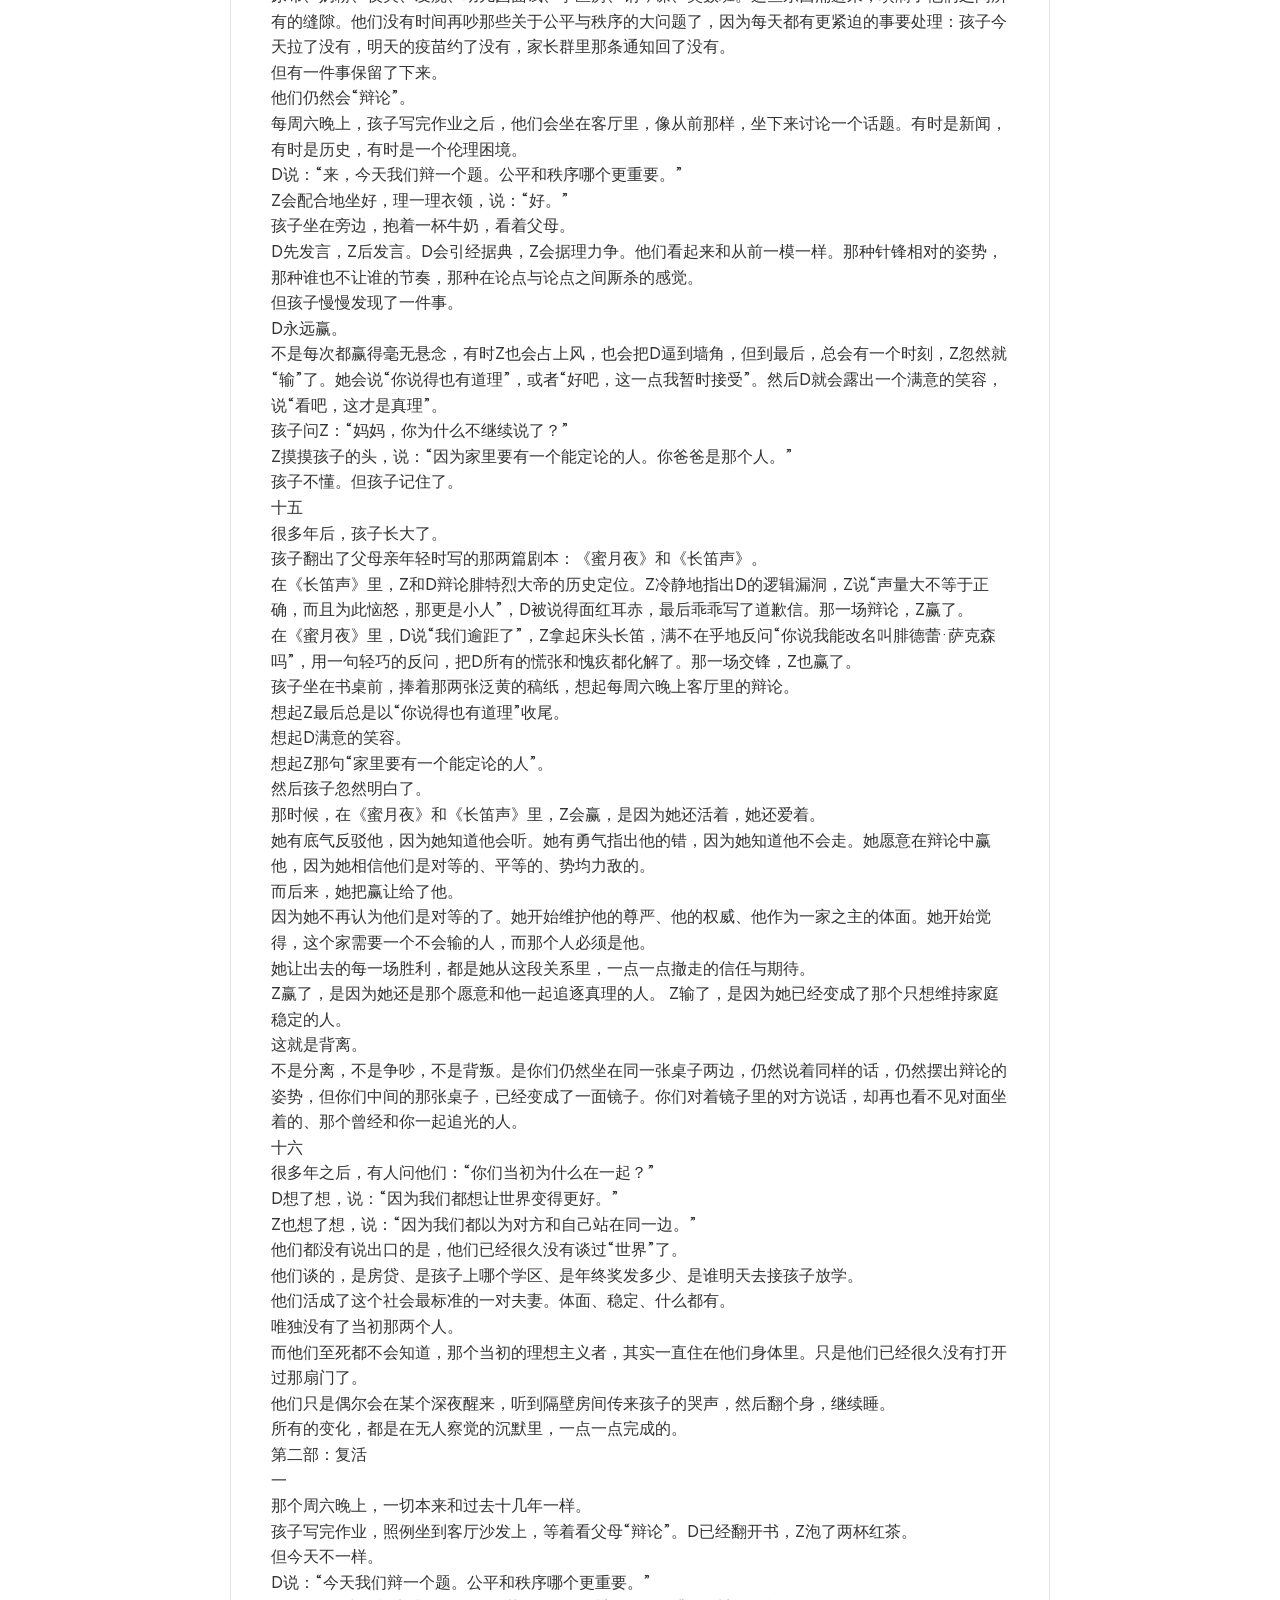
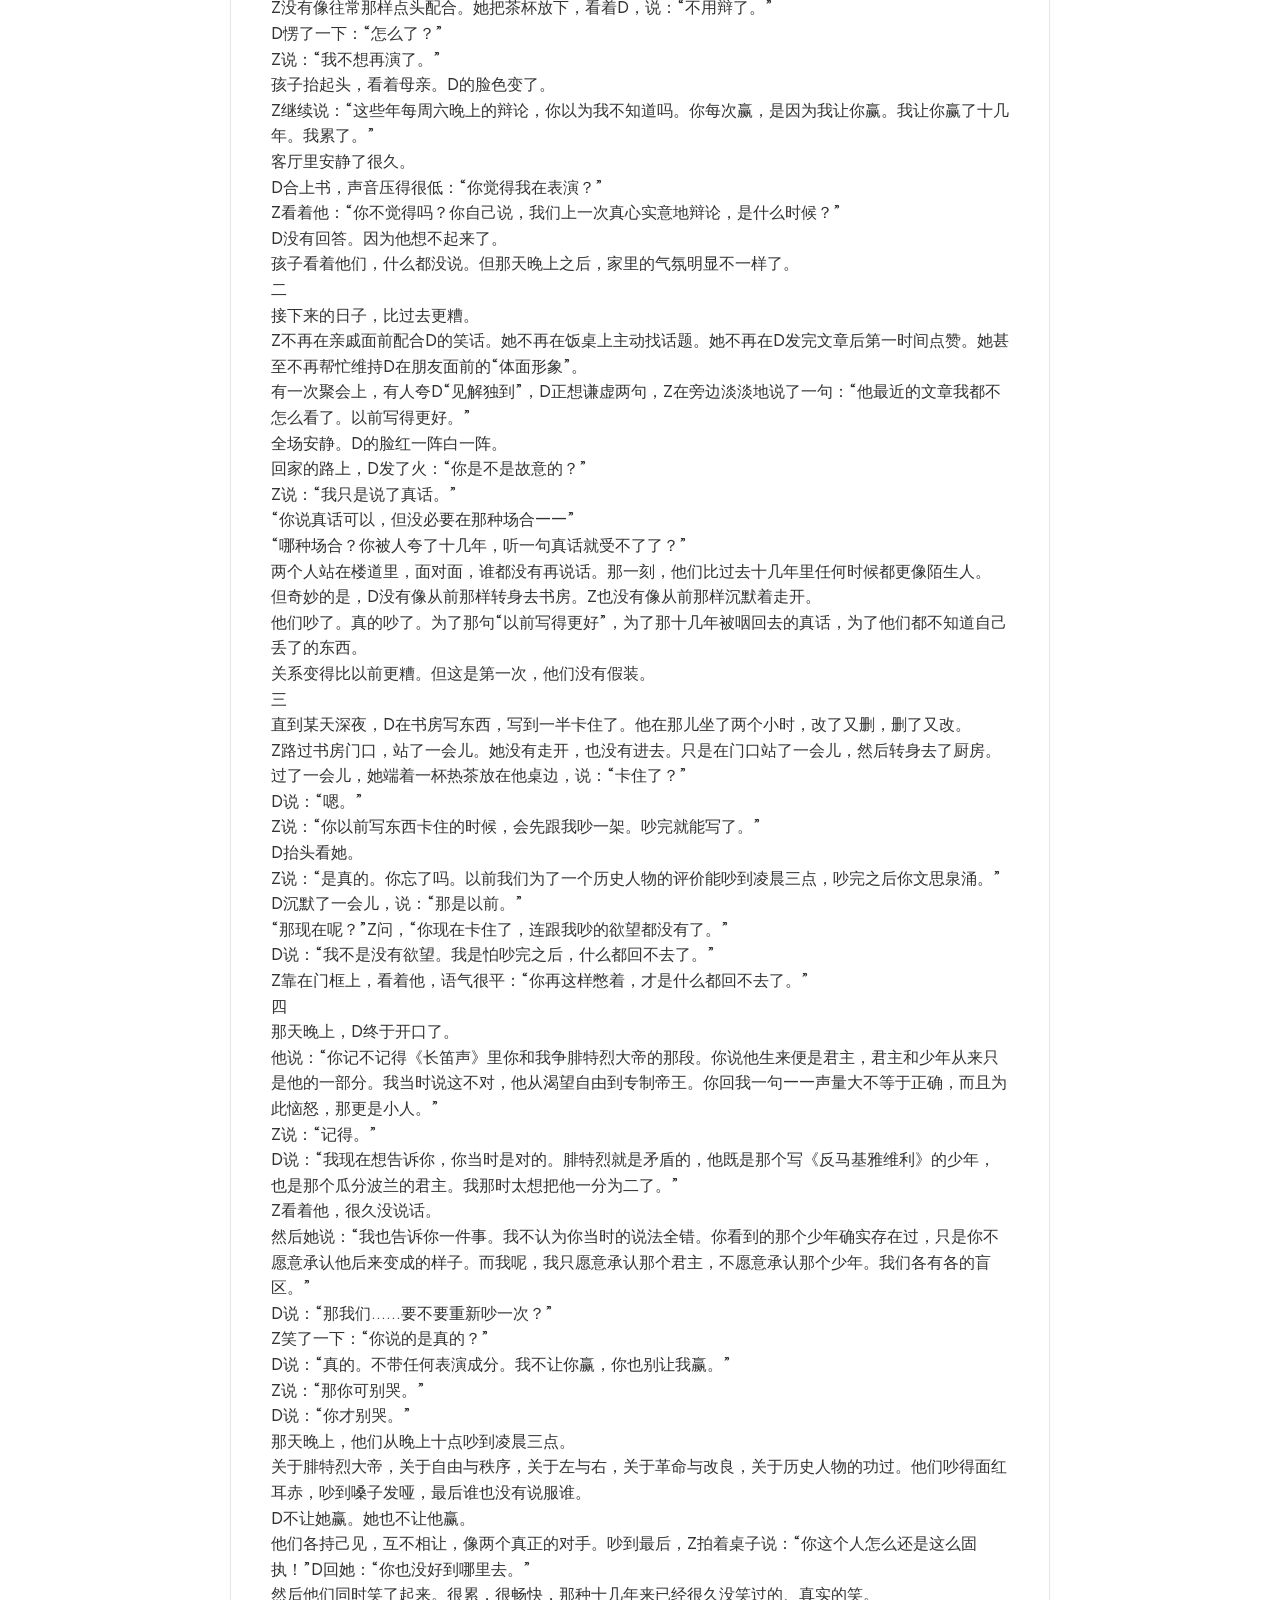
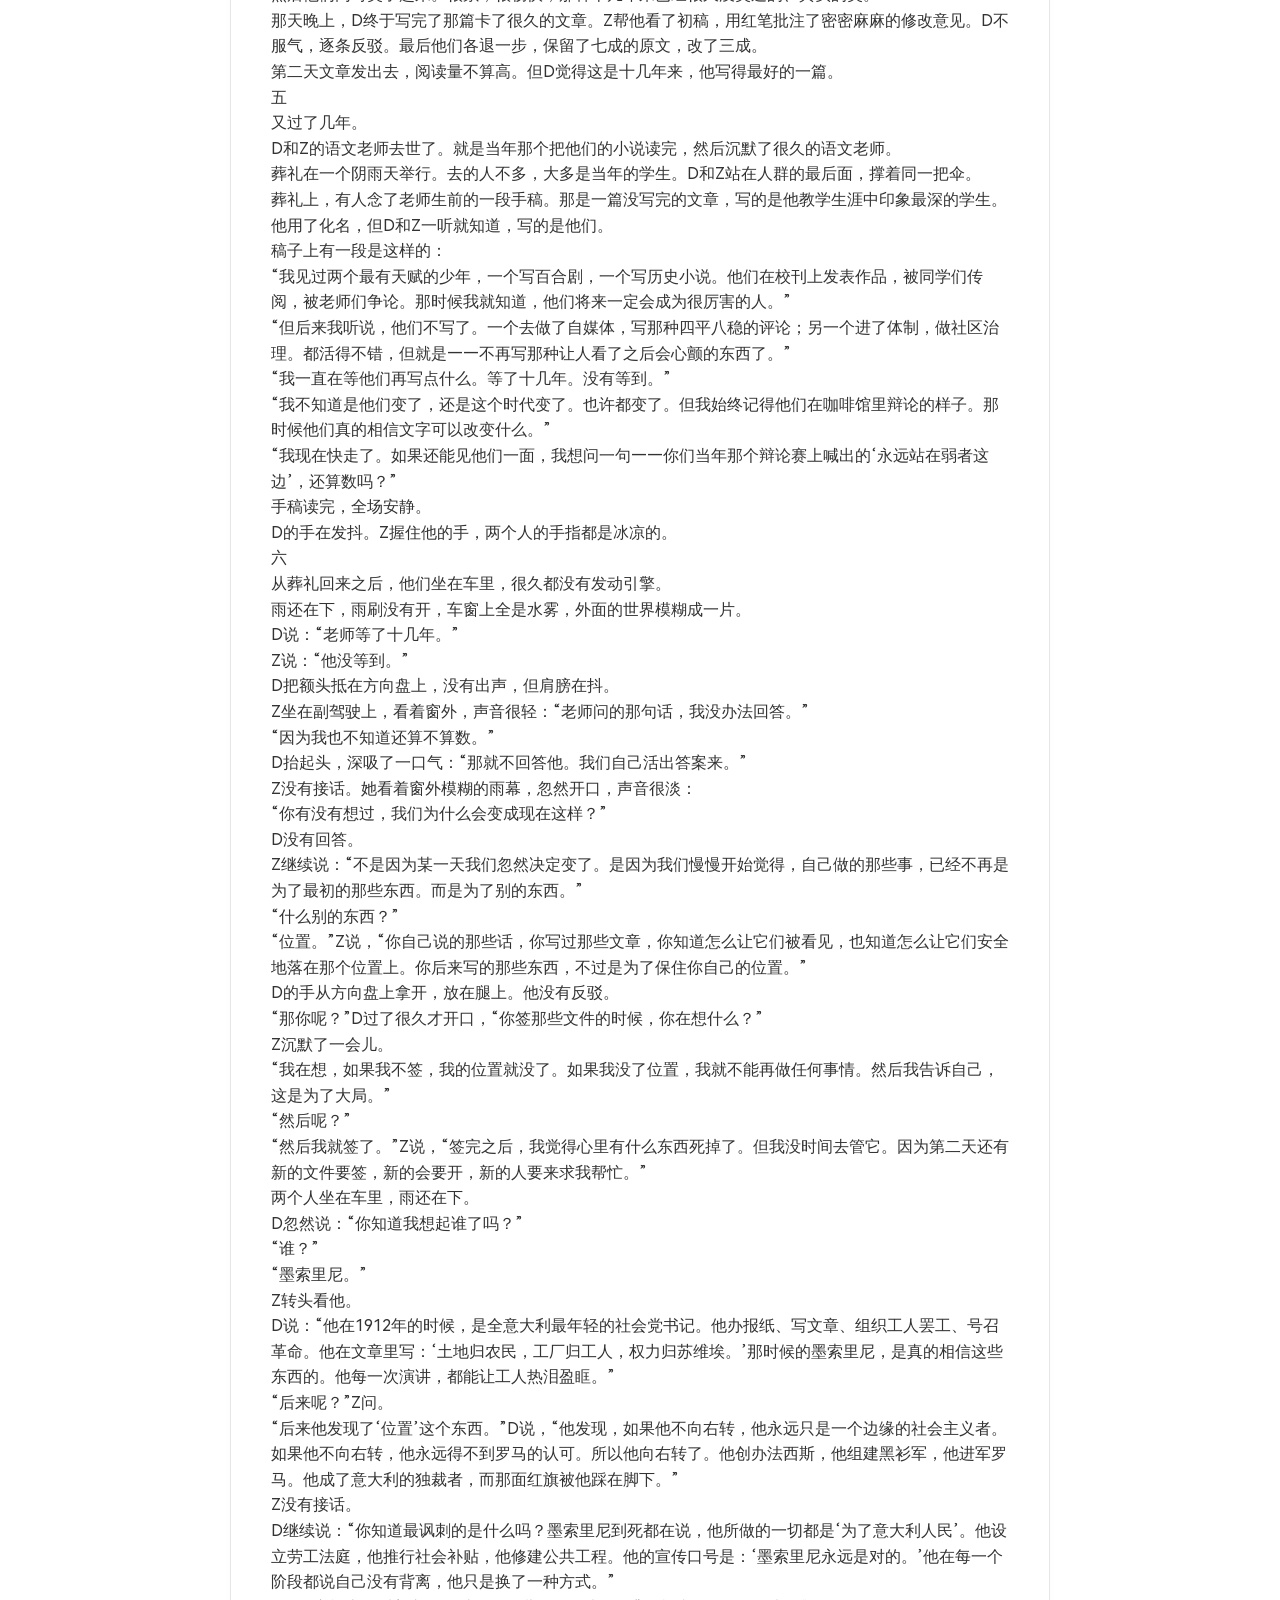
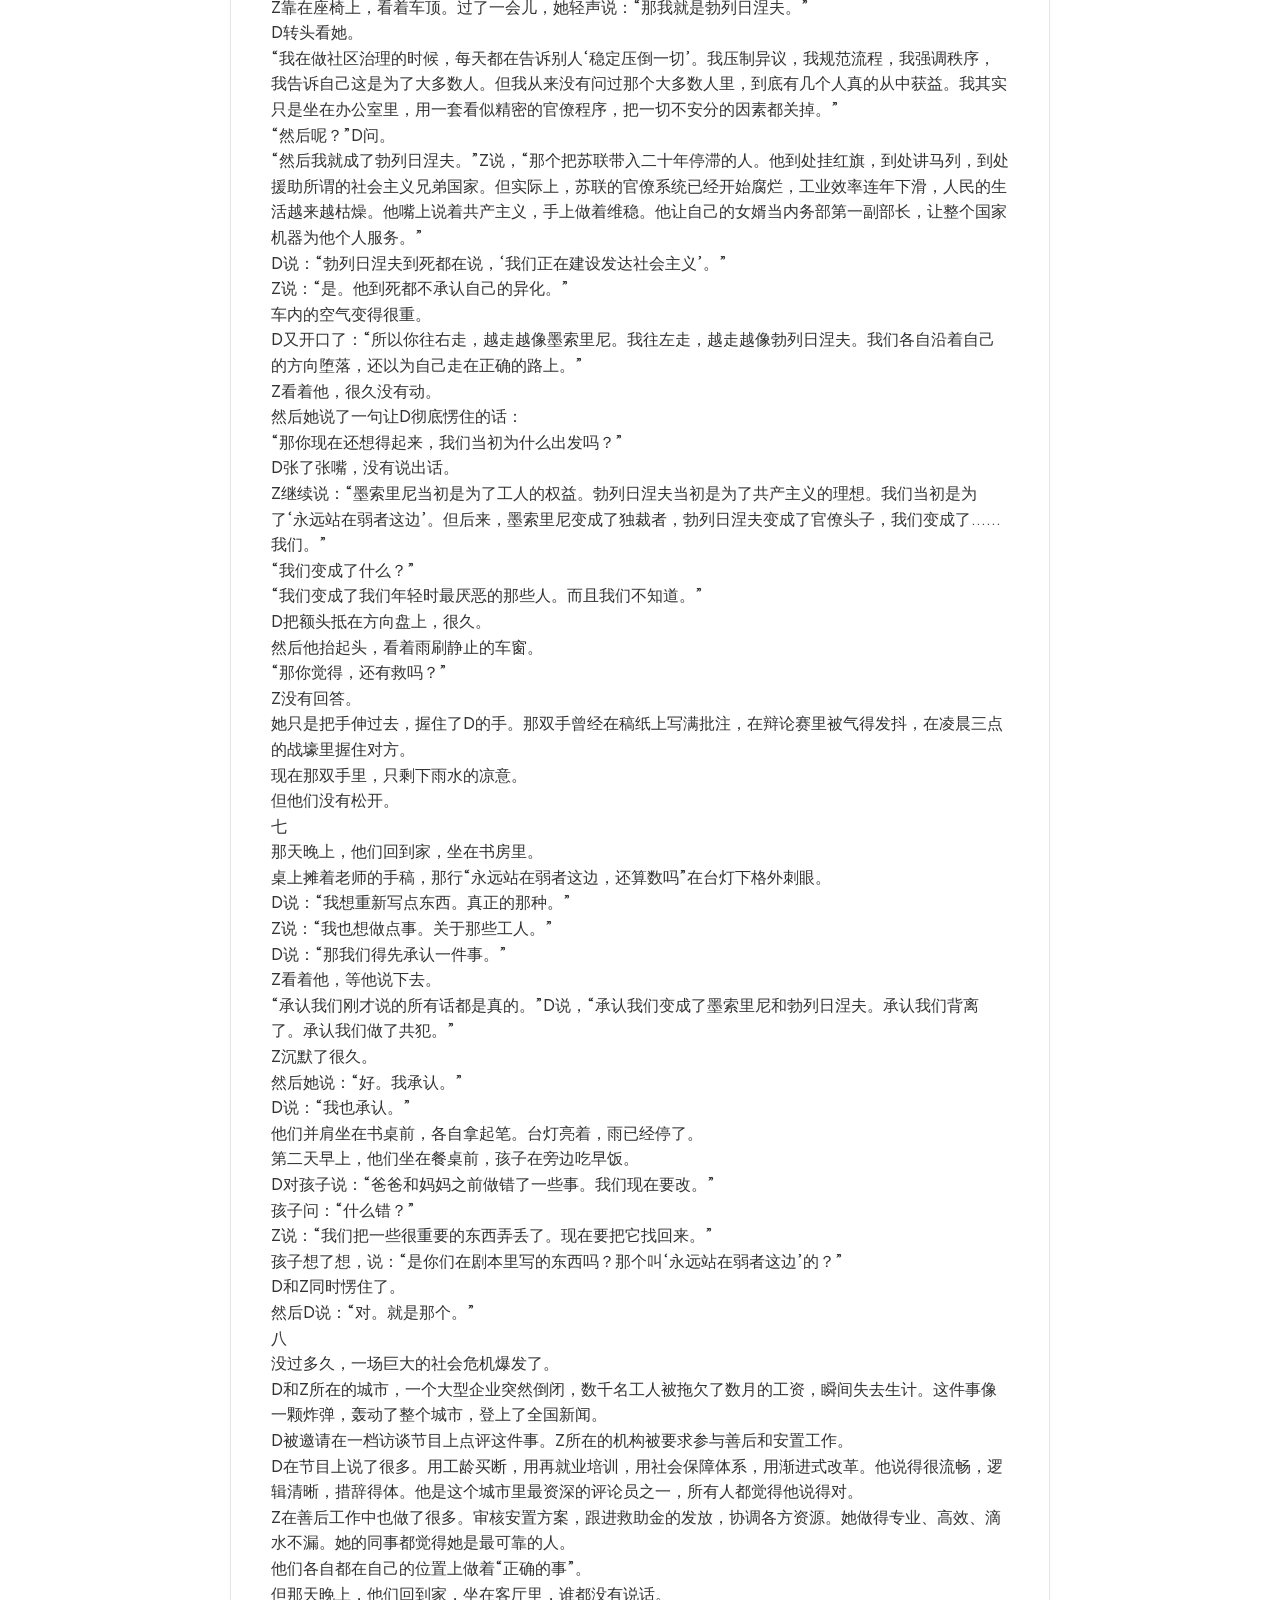
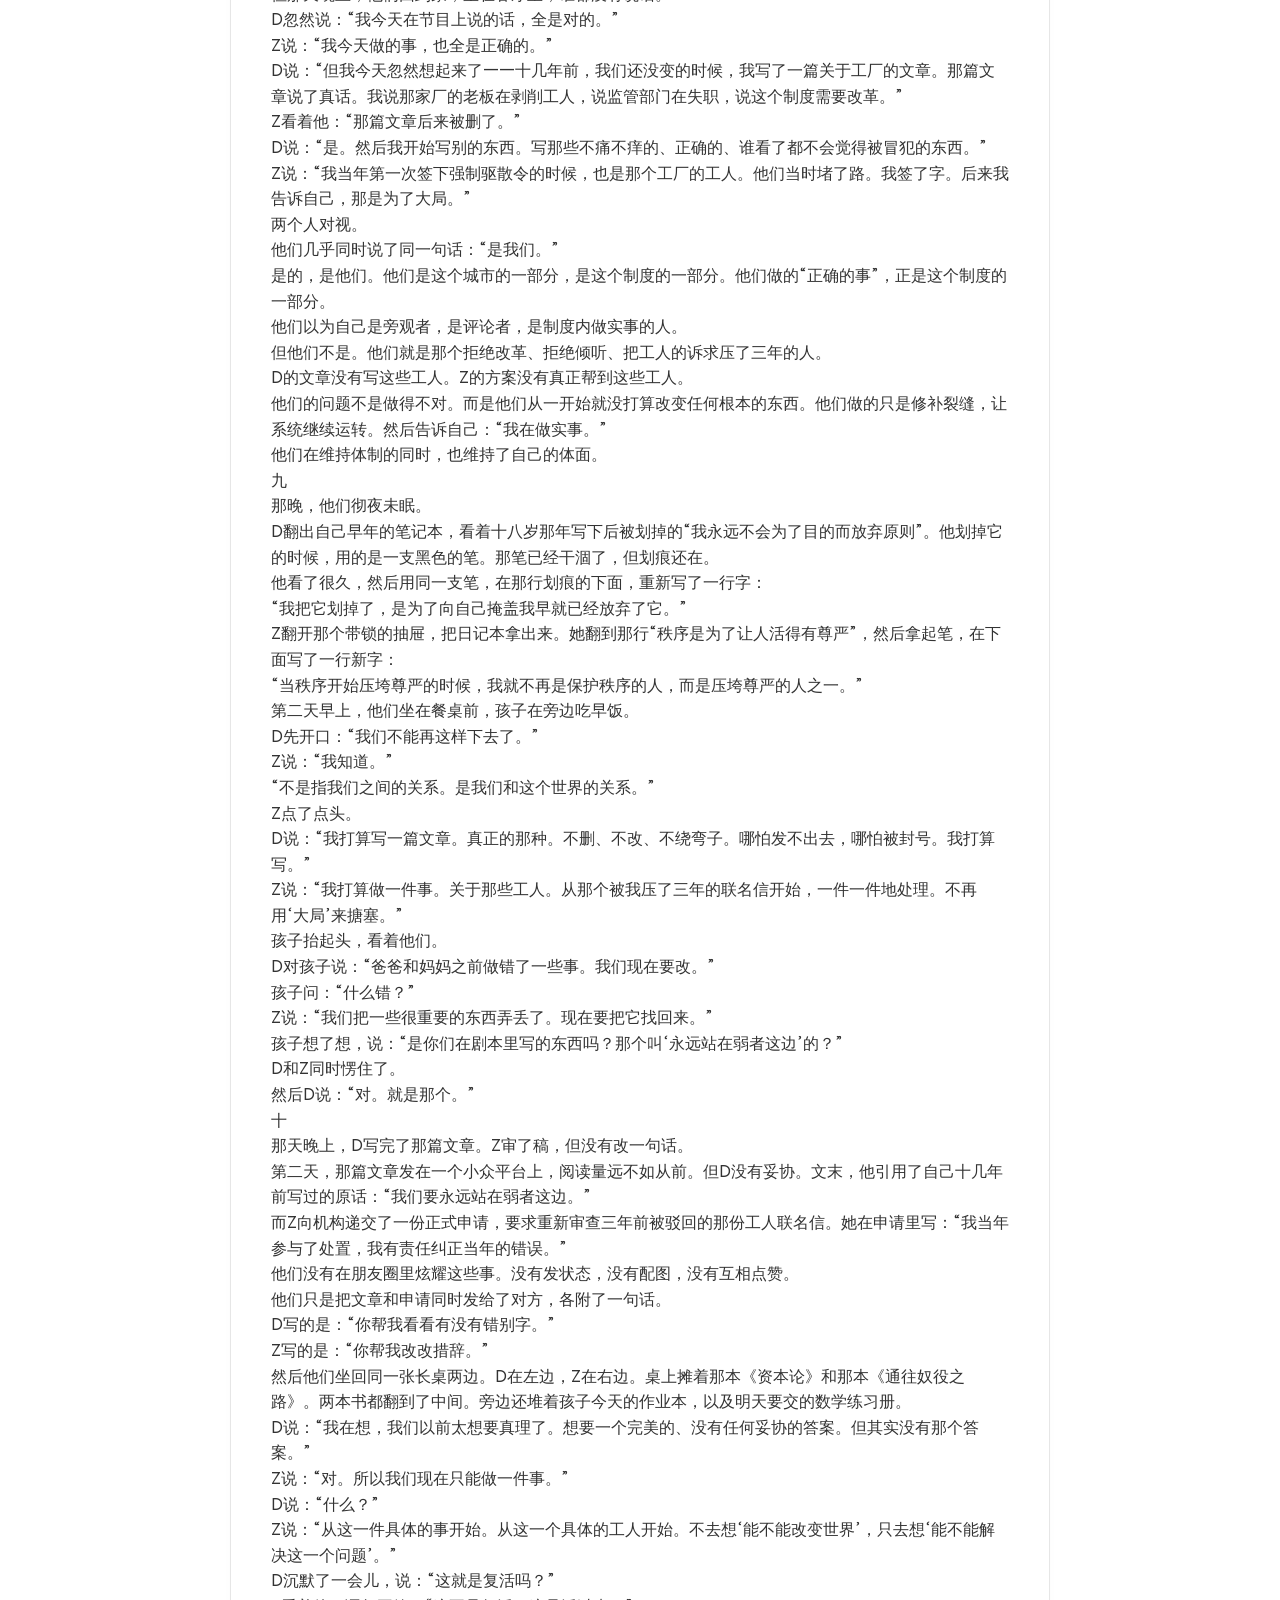
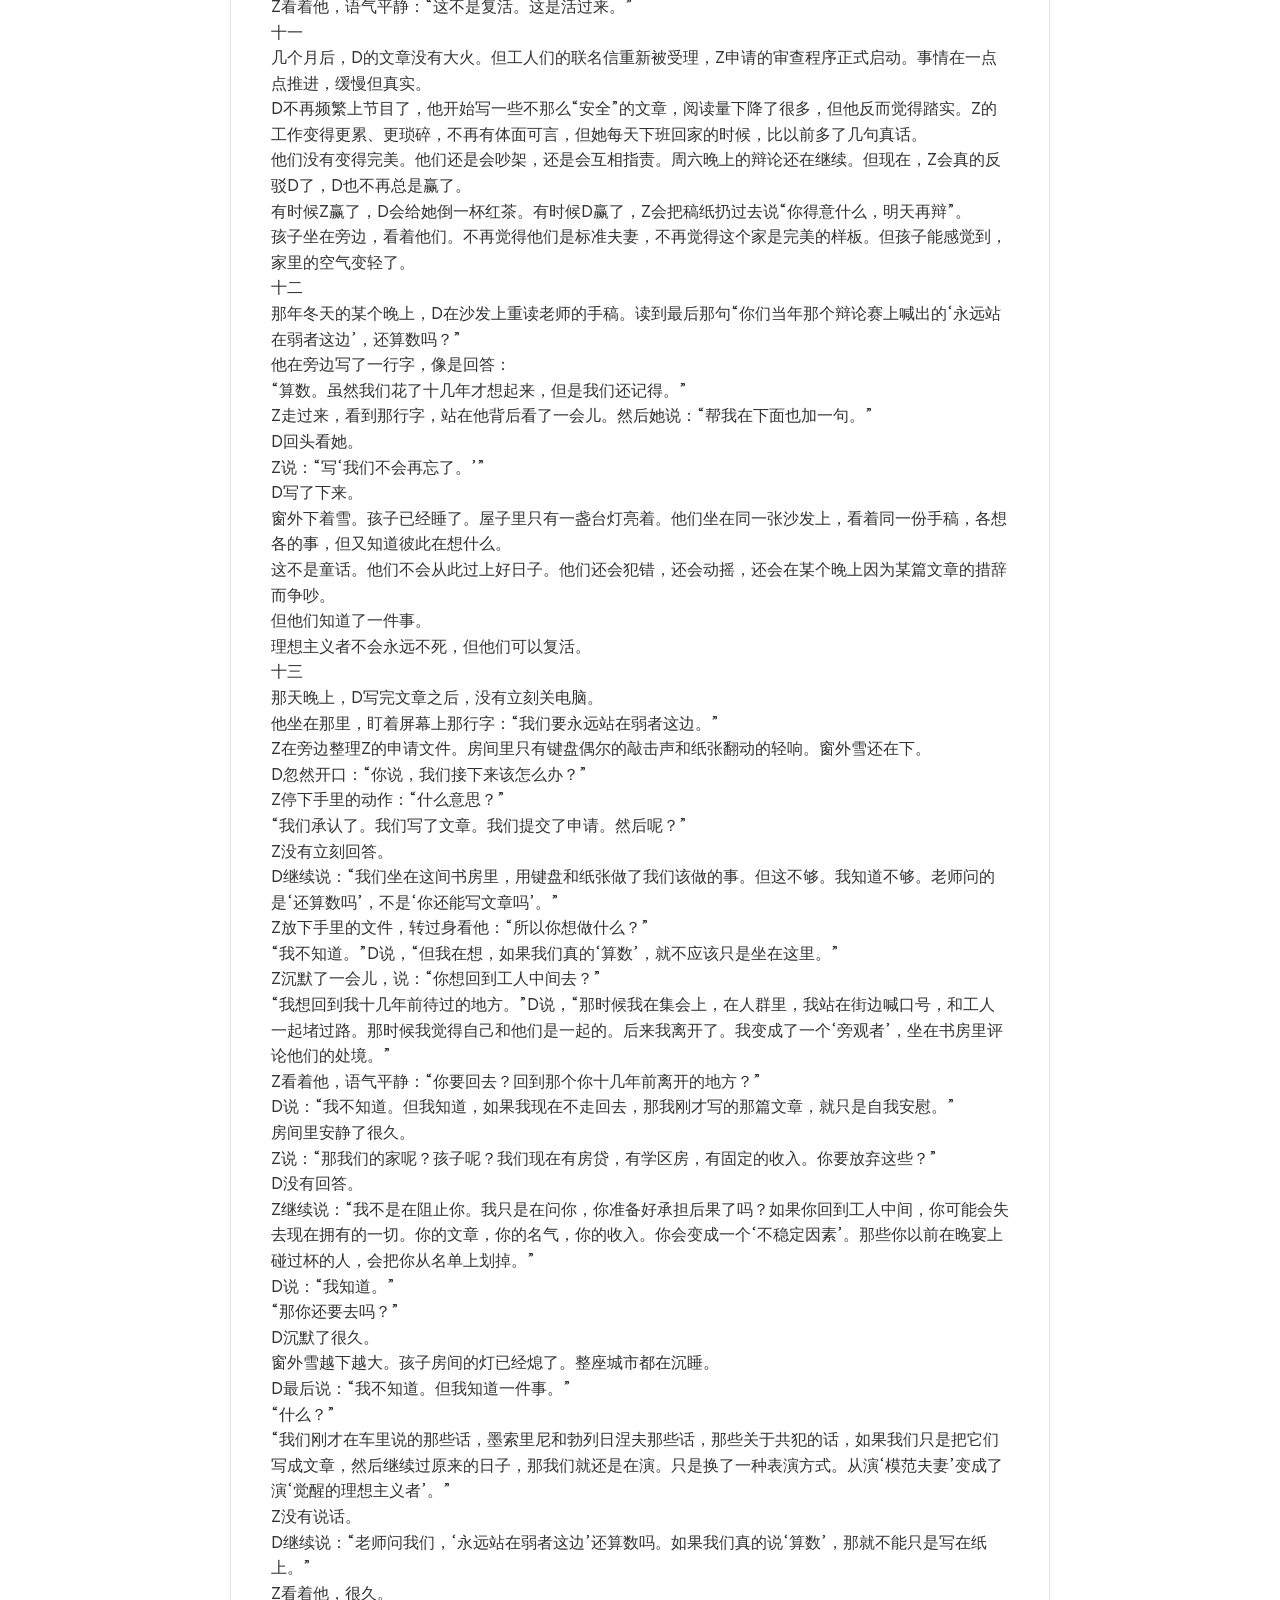
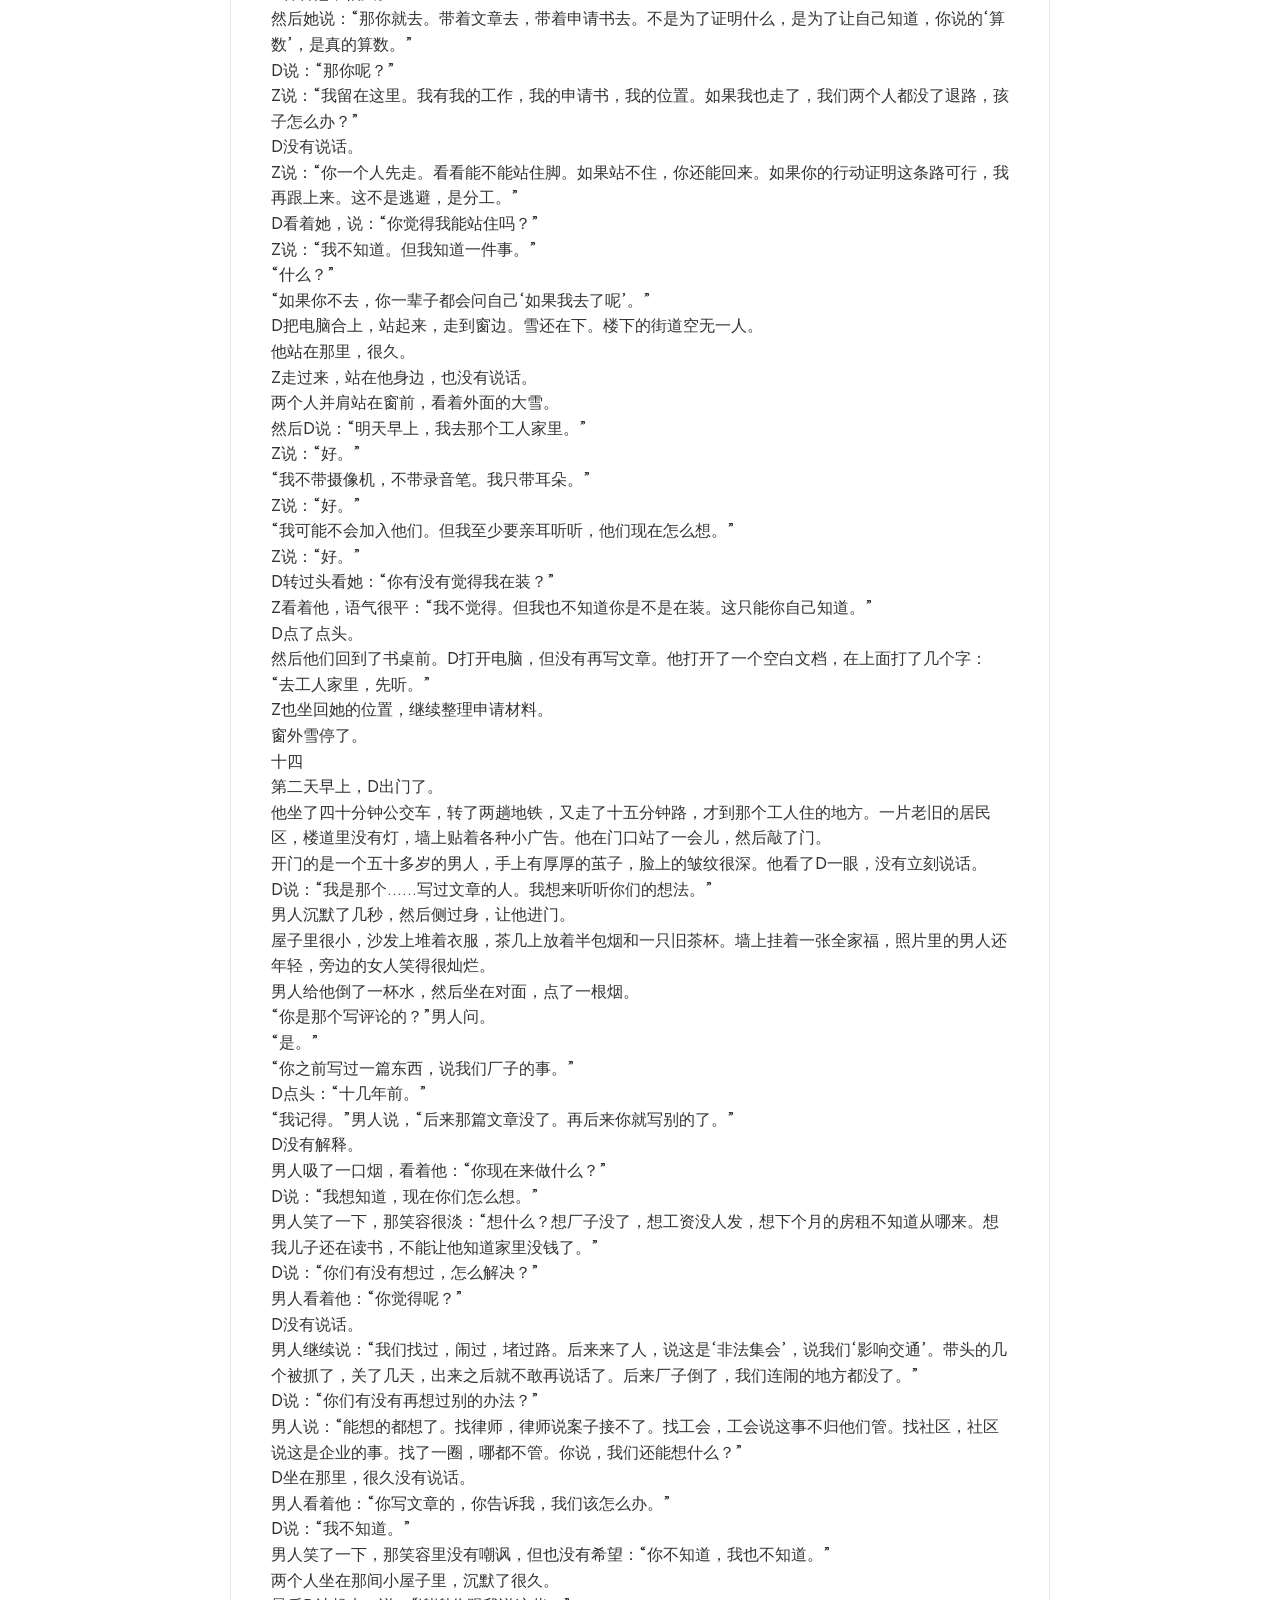
<file: posts/背离与复活.html>
<!DOCTYPE html>
<html lang="zh-CN" class="">
<head>
  

<script>(function(){try{var t=localStorage.getItem("theme");if(t!=="light"&&t!=="dark"&&t!=="system")t="system";var m=window.matchMedia?window.matchMedia("(prefers-color-scheme: dark)"):null;var d=t==="dark"||(t==="system"&&m&&m.matches);document.documentElement.classList.toggle("dark",!!d);document.documentElement.setAttribute("data-theme",t);}catch(e){}})();</script>
<script src="/js/theme.js" defer></script>
  <meta charset="UTF-8">
  <meta name="viewport" content="width=device-width, initial-scale=1.0">
  <meta name="color-scheme" content="light dark">
  <title>背离与复活</title>
  <!-- 站点主题色（后台「站点设置」可改，默认 #e60012） -->
  <style>:root { --brand-color: #d32d26 }</style>
  <link rel="stylesheet" href="/css/all.min.css">
  <link rel="stylesheet" href="/css/style.css">
<link rel="icon" type="image/svg+xml" href="/favicon.svg">
<link rel="icon" href="/favicon.svg" sizes="any">
  <!-- RSS 入口：静态站同源读取 dist/rss.xml，动态站跳到 GitCode 的静态站镜像仓库（国内可访问） -->
  <link rel="alternate" type="application/rss+xml" title="TechBlog RSS" href="/rss.xml">
</head>
<body class="" data-static="true">
  <!-- 顶部导航栏 -->
  <header>
  <div class="container header-container">
    <!-- 修改点 1：将 div 换成 a 标签，加上 href="/" -->
    <a href="/" class="logo">
      <i class="fas fa-code"></i>
      <span>TechBlog</span>
    </a>

    <!-- PC 横向导航 -->
    <nav class="pc-nav">
      <a href="/">首页</a>
      <a href="/posts.html">博文</a>
      <a href="/moments.html">动态</a>
      
      
      <a href="/about.html">关于我</a>
    </nav>

    <div class="nav-right">
      
<div class="theme-switch" data-theme-switch>
  <button class="theme-toggle" id="themeTogglePc" type="button" aria-label="切换主题" aria-haspopup="true" aria-expanded="false">
    <i class="theme-toggle-icon fas fa-circle-half-stroke" aria-hidden="true"></i>
    
    
  </button>
  <div class="theme-menu" role="menu" aria-label="主题模式">
    <button type="button" role="menuitemradio" aria-checked="false" data-theme-value="system"><i class="fas fa-circle-half-stroke" aria-hidden="true"></i><span>跟随系统</span></button>
    <button type="button" role="menuitemradio" aria-checked="false" data-theme-value="light"><i class="fas fa-sun" aria-hidden="true"></i><span>浅色</span></button>
    <button type="button" role="menuitemradio" aria-checked="false" data-theme-value="dark"><i class="fas fa-moon" aria-hidden="true"></i><span>深色</span></button>
  </div>
</div>
      <button class="search-toggle" id="searchToggle" type="button" aria-label="搜索">
        <i class="fas fa-search"></i>
      </button>
      <button class="menu-toggle" id="menuToggle" type="button" aria-label="菜单">
        <i class="fas fa-bars"></i>
      </button>
    </div>
  </div>
</header>

  <!-- 全屏菜单 -->
  <div class="mobile-menu" id="mobileMenu">
    <div class="mobile-menu-header">
      <!-- 修改点 2：将移动端的 div 也换成 a 标签 -->
      <a href="/" class="logo">
        <i class="fas fa-code"></i>
        <span>TechBlog</span>
      </a>
      <button class="menu-close" id="menuClose" type="button" aria-label="关闭">
        <i class="fas fa-times"></i>
      </button>
    </div>

    <ul class="mobile-menu-list">
      <li><a href="/">首页<span class="arrow">›</span></a></li>
      <li><a href="/posts.html">博文<span class="arrow">›</span></a></li>
      <li><a href="/moments.html">动态<span class="arrow">›</span></a></li>
      
      
      <li><a href="/about.html">关于我<span class="arrow">›</span></a></li>
    </ul>

    <div class="mobile-menu-footer">
      
<div class="theme-switch theme-switch--circle" data-theme-switch>
  <button class="theme-toggle" id="themeToggleMobile" type="button" aria-label="切换主题" aria-haspopup="true" aria-expanded="false">
    <i class="theme-toggle-icon fas fa-circle-half-stroke" aria-hidden="true"></i>
    <span>主题</span>
    
  </button>
  <div class="theme-menu" role="menu" aria-label="主题模式">
    <button type="button" role="menuitemradio" aria-checked="false" data-theme-value="system"><i class="fas fa-circle-half-stroke" aria-hidden="true"></i><span>跟随系统</span></button>
    <button type="button" role="menuitemradio" aria-checked="false" data-theme-value="light"><i class="fas fa-sun" aria-hidden="true"></i><span>浅色</span></button>
    <button type="button" role="menuitemradio" aria-checked="false" data-theme-value="dark"><i class="fas fa-moon" aria-hidden="true"></i><span>深色</span></button>
  </div>
</div>
      <a href="https://github.com/wng409" target="_blank" rel="noopener" class="circle-btn">
        <i class="fab fa-github"></i>
        <span>GitHub</span>
      </a>
      <a href="mailto:blog2026@sina.com" class="circle-btn">
        <i class="fas fa-envelope"></i>
        <span>邮件</span>
      </a>
      <a href="/rss.xml" class="circle-btn" target="_blank" rel="noopener" title="RSS">
        <i class="fas fa-rss"></i>
        <span>RSS</span>
      </a>
    </div>
  </div>

  <!-- 页面内容 -->
  <main>
    

<section class="detail-header">
  <div class="detail-container">
    <h1 class="detail-title" style="view-transition-name: title-19;">背离与复活</h1>
    <div class="detail-meta">
      <span><i class="far fa-calendar" aria-hidden="true"></i>2026-10-16</span>
      <span style="view-transition-name: author-19;"><i class="far fa-user" aria-hidden="true"></i>lgdzo</span>
      
    </div>
  </div>
</section>

<section class="detail-content">
  <div class="detail-container">
    <article class="detail-card">
      <div class="article-body">
        <p>背离与复活
作者：矢凝泽</p>
<p>第一部：背离</p>
<p>一</p>
<p>那年冬天，D在辩论队最后一次发言时说了一句话：“我们要永远站在弱者这边。”</p>
<p>同一年，Z在日记里写：“秩序不是压迫，秩序是保护弱者最后一道防线。”</p>
<p>那时候他们以为自己站在同一边。只是方法不同。D觉得Z太温和，Z觉得D太冒进。但他们都还相信，对方心里装着同样的东西。那些被遗忘的人，那些被驱赶的人，那些在角落里沉默的人。</p>
<p>后来，他们才发现，有些路一旦走上去，就再也回不了头。</p>
<p>而最讽刺的是，他们都觉得自己没有走。</p>
<p>二</p>
<p>D开始变了。</p>
<p>最开始是一个很小的转变，甚至没人在意。他写了一篇关于底层权益的文章，但为了能通过平台审核、为了能获得更大的传播量，他删掉了那些最尖锐的词句，换成了更稳妥、更“建设性”的表述。文章火了。他第一次尝到了“被认可”的滋味。</p>
<p>后来，他学会了妥协。学会用更圆滑的方式去推进他的理念，学会跟那些他曾批判过的人合作，学会用“这是为了更大的胜利”来说服自己。他的文章越来越温和，越来越“有建设性”，越来越多的人开始说他成熟了、理性了。</p>
<p>他每次妥协之后，都会告诉自己：“我没有背离，我只是换了一种方式。”</p>
<p>只有他自己知道，他已经很久没再写过“永远站在弱者这边”那句话了。但那句话还挂在他的社交媒体简介里，像一个退役运动员还保留着当年的号码。</p>
<p>三</p>
<p>Z也开始变了。</p>
<p>最开始只是一个很小的决定。她参与了一个社区治理项目，主张严格规范，起初一切都是为了守住底线，维持住基本秩序。但有一次，一群失业工人堵住了路，影响了交通。她签了字，批准了强制驱散。</p>
<p>那天晚上，她失眠了。第二天，她在报告里写：“为了大多数人的利益，必须牺牲少数人的干扰。”她第一次把“大多数”和“少数”对立起来。</p>
<p>后来，她越来越习惯这种判断。她开始习惯用“大局为重”去合理化那些冰冷的决定。她开始觉得那些不服从的人，不是受害者，而是麻烦制造者。她开始相信，秩序高于一切，高于人的温度，高于她自己当年写在日记里的那句“秩序是保护弱者最后一道防线”。</p>
<p>她每次签署完一份冰冷的指令，都会告诉自己：“我没有背离，我只是在承担责任。”</p>
<p>她已经很久没再翻开那本日记了。但她还把它锁在抽屉里，像锁住一个已经不联系的老朋友。</p>
<p>四</p>
<p>真正的异化，是从他们开始进入对方的世界开始的。</p>
<p>Z第一次带D出席慈善晚宴，D记得很清楚。</p>
<p>那顿饭是自助的。鱼子酱、松露、鹅肝、现切的伊比利亚火腿、一整排他叫不出名字的奶酪。他站在餐台前，端着盘子，看着那些他平时在超市里看都不会看一眼的价格标签，然后开始吃。他吃了三盘。第四盘的时候，Z在旁边轻声说：“你悠着点。”他没理她。他正在吃第五块鹅肝。他吃得很慢，像是在确认每一口都是真的。</p>
<p>后来他发现自己喜欢上了这种场合。不是因为那些人叫他“兄弟”，是因为那种场合里有他平时吃不起的东西、喝不起的酒、穿不起的衣服。他开始期待Z带他出席各种活动。他开始主动问“这周有没有晚宴”。他开始在出发之前对着镜子反复调整领带，检查皮鞋擦得够不够亮。</p>
<p>有一次，一个他以前写文章骂过的企业家端着酒走过来，笑着叫他“兄弟”，递给他一张名片，说“你那篇写得好，以后多来坐坐”。D接过名片，说了声“谢谢”。他注意到自己说“谢谢”的时候，语气很自然。他没有抗拒，没有不适，没有一丝排斥。他低头看了一眼那张名片，上面印着一个他曾经在文章里称其为“吸血资本家”的名字。他把名片放进内袋，继续喝酒。</p>
<p>那一刻，他心里的某根弦，松了。但他没有感觉到断裂。他后来把那顿饭记得很清楚，因为那是他第一次觉得，那些他曾经批判过的人，也许没那么坏。他们只是活得比自己好。而自己也可以活得更好。</p>
<p>与此同时，D也带Z参加了几次抗议活动。</p>
<p>最初只是些小规模的、和平的集会。Z站在人群外围，保持着她惯有的冷静和距离。她观察着这些人的诉求，观察着他们的组织方式，观察着警察与人群之间的对峙。她告诉自己，这只是观察，只是了解。</p>
<p>但有一次，冲突升级了。</p>
<p>人群开始推挤，有人扔了瓶子，警察举起了盾牌，催泪瓦斯弥漫在空气中。D拉着Z往后退，但Z没有动。她站在那里，看着人群与警察的对抗，看着暴力在一瞬间爆发，看着秩序在混乱中瓦解。</p>
<p>她的眼睛没有恐惧。D后来回忆那个眼神，发现那不是恐惧，是震惊后的某种思考。</p>
<p>Z看到了暴力的力量。她看到了人群如何通过暴力冲垮秩序，也看到了秩序如何通过暴力压制人群。她看到那些推挤的人，那些砸碎玻璃的人，那些在催泪瓦斯里奔跑的人，他们的脸上有一种她从未在和平集会里见过的东西——那是被压抑到极致后的爆发，是某种原始的、纯粹的、不可控的能量。</p>
<p>那一刻，她第一次意识到，暴力不一定是丑恶的。它也可以是美的。它有着自己的节奏和逻辑，它有着一种不讲道理的、能摧毁一切的力量。她害怕它。但她也第一次隐约地觉得，秩序必须比暴力更强大。秩序必须拥有比暴力更强大的暴力。否则，它什么都保护不了。</p>
<p>后来，她开始跟D讨论这些问题。她问：“如果人群真的冲垮了所有秩序，谁来保护那些不想参与暴力的人？”D回答：“但如果不冲垮秩序，那些被压迫的人永远没有出路。”</p>
<p>他们都没有被对方说服。但他们各自从对方的世界里，带走了一些东西。</p>
<p>Z带走了对“秩序”的执念——她开始相信，秩序必须更强大，强大到足以提前压制一切混乱的苗头。她开始觉得，那些不受控的、不服从的、不安分的人，本身就是对秩序的威胁。她开始用“大局”这个理由去合理化那些冰冷的决定。那些决定不再是“错的”，而是“必要的”。她告诉自己，她是为了保护更多人。</p>
<p>D带走了对“斗争”的执念——他开始觉得，光靠喊口号解决不了问题，必须学会在体制内周旋，必须学会跟有权的人打交道。他开始相信，适度的妥协不是背叛，是为了更大的目标。他告诉自己，他没有放弃理想，他只是找到了更有效的方法。</p>
<p>他们都不再是原来的自己了。</p>
<p>而且，他们都觉得自己没有变。</p>
<p>五</p>
<p>他们在网上争吵。</p>
<p>D发了一条动态，批评某地镇压抗议。Z在下面回复：“你有没有想过，如果秩序崩了，最受苦的是谁？”</p>
<p>D回她：“你变成什么人了？”</p>
<p>Z回：“那你呢？你那些文章，现在还有哪一篇敢说真话？”</p>
<p>他们互相指责对方背离了当初的理想。D说Z从保护者变成了压迫者。Z说D从批评者变成了投降派。他们没有一个人愿意承认，他们自己其实和对方一样。</p>
<p>都在背离。只是方向不同。</p>
<p>最讽刺的是，他们都认为自己是在坚守，对方才是在背叛。他们都觉得自己是那个“没有变的人”，而对方已经面目全非。</p>
<p>六</p>
<p>某天深夜，D翻出了自己早年的笔记本。那上面写着一句话，是他十八岁那年写的：“我永远不会为了目的而放弃原则。”</p>
<p>他看了很久，然后用笔把这句话划掉了。</p>
<p>划掉之后，他在旁边补了一行字：“那时候太幼稚了。”</p>
<p>同一天晚上，Z在整理旧物时，翻出了她那本日记。上面写着：“秩序是为了让人活得有尊严。”</p>
<p>她坐在那里，看着这行字，然后合上日记，把它锁进了抽屉的最底层。</p>
<p>锁上之后，她对着抽屉说了一句：“我已经在保护更多人的尊严了。”</p>
<p>七</p>
<p>他们终于见了一面。</p>
<p>那天下着雨。D先到，Z后到。他们没有拥抱，也没有说话。他们看着对方，像是看着两个陌生人。</p>
<p>D先开口：“你变成了你曾经最讨厌的人。”</p>
<p>Z看着他，平静地说：“那你呢？”</p>
<p>D沉默了。因为他知道，她说得对。</p>
<p>他们曾经站在同一个起点，对着同一个方向发誓，要为了那些沉默的人，去争取一个更好的世界。可后来，一个在用妥协换取影响，一个在用强权换取秩序。他们都忘记了自己为什么出发。</p>
<p>最后，Z轻声说：“我们都不是当初那个自己了。”</p>
<p>D没有回答。他低头看着自己被雨水打湿的鞋尖，很久很久。</p>
<p>然后他说：“那当初那个自己，哪去了？”</p>
<p>没有人回答。</p>
<p>他们各自在心里想的是同一句话，却没有一个人说出口——</p>
<p>“当初那个自己，就在我身上啊。只是你看不见。”</p>
<p>八</p>
<p>他们仍然在一起。</p>
<p>这件事本身就是最深的背离。</p>
<p>他们已经很久没有说过“我爱你”了。这三个字不知从哪一天起，从他们嘴里消失了。不是刻意不说，是说起来太奇怪了，像是在念一句自己都不相信的台词。</p>
<p>他们仍然睡在同一张床上。偶尔仍然做爱。但那种做爱已经和爱无关了。那只是两个疲惫的身体在互相借用温度。结束后，一个人翻身睡去，另一个人盯着天花板，听着对方的呼吸，想着别的事。</p>
<p>他们没有分开。因为分开需要理由，需要解释，需要面对所有人问“你们怎么了”。他们已经没有力气去面对这些了。所以他们选择继续待在一起。</p>
<p>待在一起，比相爱容易。</p>
<p>九</p>
<p>D需要Z。</p>
<p>不是因为爱。是因为Z的工作稳定，收入体面，社会关系广泛。她能在他的文章触及敏感线时，帮他找到一条体面的退路。她的存在，是D在这个圈子里维持合法性的一个凭证。</p>
<p>Z需要D。</p>
<p>不是因为爱。是因为D在辩论圈和自媒体圈积累的名气，在化学新能源上的颠覆性研究能给她的项目带来关注度和话语权。他的存在，是Z的职业履历上一笔可以拿出去展示的资产。</p>
<p>他们都知道这一点。他们只是不说。</p>
<p>有时候，D会在深夜收到一条微信，是一个年轻女孩发来的，语气暧昧。他没有回复，但也没有删除。他把手机翻过去扣在桌上，看了一眼身边熟睡的Z，心里没有任何愧疚。因为他觉得自己已经不爱她了，所以这不算背叛。</p>
<p>有时候，Z会在应酬后被人送回家，车里有人握了她的手。她没有抽回来，只是平静地看着窗外的霓虹灯，想的是“这算什么呢”。到家之后，她洗了手，走进卧室，看到D还在写文章，背影对着她。她也没有愧疚。</p>
<p>他们都不觉得自己在背叛。因为在他们心里，这段感情早就死了。活着的，只是一个共用的地址和一张双人床。</p>
<p>但他们依然会在睡前互道晚安。因为他们都认为，这是“体面”的最后底线。</p>
<p>十</p>
<p>有一次，他们去参加一个朋友聚会。</p>
<p>有人举起酒杯，说：“你们俩真让人羡慕，在一起这么多年，还这么默契。”</p>
<p>D和Z对视了一眼。他们都笑了。那笑容熟练、得体、无懈可击。D搂了一下Z的肩膀，Z顺势靠了一下D的胳膊。在场所有人都觉得他们是模范伴侣。</p>
<p>回家的路上，两人沉默着走了一段。然后Z松开了挽在D臂弯里的手。</p>
<p>D问：“怎么了？”</p>
<p>Z说：“没什么。累了。”</p>
<p>他们在漆黑的楼道里走完了最后一段路，谁也没有再开口。两双脚步声一前一后，整齐而冷漠。</p>
<p>楼道里的声控灯在他们经过时一盏一盏亮起，又在一秒后一盏一盏熄灭。他们谁也没有抬头看。</p>
<p>十一</p>
<p>他们仍然会偶尔做爱。</p>
<p>有时是D先靠过来，有时是Z先靠过来。但没有人再亲吻对方的嘴唇。那种亲吻被他们默默地从流程里删除了，像是一种过于亲密的仪式，已经不再适用于当下的关系。</p>
<p>身体还在，但嘴唇已经不对应灵魂了。亲吻需要一种“我还想靠近你”的冲动。而他们之间只剩下一个本能的、机械的、不需要太多语言的流程。</p>
<p>做爱变成了一种生理习惯，一种比自慰多了一个人的解决方案。有时候D在过程中会想别的女人，有时候Z会闭着眼想象自己在一个很远的地方。</p>
<p>结束后，D会去洗澡。Z会拿起手机刷一会儿。他们之间不再有那种“聊聊天”或“抱一会儿”的余韵。一切干脆、沉默、高效。</p>
<p>像两条生产线上的机械臂，精准地完成了各自的工序。</p>
<p>他们完事后各自清理，默契得如同合租室友分摊水电费。</p>
<p>十二</p>
<p>某个深夜，D突然问Z：“你还记得我们第一次牵手是什么时候吗？”</p>
<p>Z想了想，说：“不记得了。”</p>
<p>D说：“我也不记得了。”</p>
<p>他们沉默了一会儿。</p>
<p>然后D说：“你说我们为什么还在一起？”</p>
<p>Z看着他，没有回答。</p>
<p>因为她知道，如果她回答了这个问题，他们就必须分开了。</p>
<p>她不想分开。不是因为她不想离开他，是因为她不想面对“分开”这件事本身。那太麻烦了。需要搬家，需要分割财产，需要重新适应一个人吃饭，需要跟所有亲戚解释“我们分手了”。</p>
<p>她算了一笔账，觉得不划算。</p>
<p>十三</p>
<p>他们甚至考虑过要一个孩子。</p>
<p>不是因为爱，不是因为渴望共同孕育一个新的生命。是因为双方父母在催，是因为年龄到了，是因为周围的人都在要孩子，是因为“早晚都要有一个”。</p>
<p>这个决定同样是冰冷的、理性的、精算过的。就像D在文章里做的妥协一样，就像Z在社区治理里签署的强制驱散命令一样。</p>
<p>他们把生一个孩子，写进了未来三年的规划表。</p>
<p>甚至在某一次事后，他们半开玩笑地讨论过孩子的名字。D说：“如果是男孩，叫‘维’，取‘维系’的意思。”Z说：“如果是女孩，叫‘合’，取‘合并’的意思。”</p>
<p>他们笑了一下。然后各自翻身睡去。</p>
<p>这是他们在背离路上走得最远的一步。远到已经看不见出发的地方了。</p>
<p>十四</p>
<p>孩子出生之后，家里的节奏变了。</p>
<p>尿布、奶粉、夜哭、发烧、幼儿园面试、学区房、钢琴课、奥数班。这些东西涌进来，填满了他们之间所有的缝隙。他们没有时间再吵那些关于公平与秩序的大问题了，因为每天都有更紧迫的事要处理：孩子今天拉了没有，明天的疫苗约了没有，家长群里那条通知回了没有。</p>
<p>但有一件事保留了下来。</p>
<p>他们仍然会“辩论”。</p>
<p>每周六晚上，孩子写完作业之后，他们会坐在客厅里，像从前那样，坐下来讨论一个话题。有时是新闻，有时是历史，有时是一个伦理困境。</p>
<p>D说：“来，今天我们辩一个题。公平和秩序哪个更重要。”</p>
<p>Z会配合地坐好，理一理衣领，说：“好。”</p>
<p>孩子坐在旁边，抱着一杯牛奶，看着父母。</p>
<p>D先发言，Z后发言。D会引经据典，Z会据理力争。他们看起来和从前一模一样。那种针锋相对的姿势，那种谁也不让谁的节奏，那种在论点与论点之间厮杀的感觉。</p>
<p>但孩子慢慢发现了一件事。</p>
<p>D永远赢。</p>
<p>不是每次都赢得毫无悬念，有时Z也会占上风，也会把D逼到墙角，但到最后，总会有一个时刻，Z忽然就“输”了。她会说“你说得也有道理”，或者“好吧，这一点我暂时接受”。然后D就会露出一个满意的笑容，说“看吧，这才是真理”。</p>
<p>孩子问Z：“妈妈，你为什么不继续说了？”</p>
<p>Z摸摸孩子的头，说：“因为家里要有一个能定论的人。你爸爸是那个人。”</p>
<p>孩子不懂。但孩子记住了。</p>
<p>十五</p>
<p>很多年后，孩子长大了。</p>
<p>孩子翻出了父母亲年轻时写的那两篇剧本：《蜜月夜》和《长笛声》。</p>
<p>在《长笛声》里，Z和D辩论腓特烈大帝的历史定位。Z冷静地指出D的逻辑漏洞，Z说“声量大不等于正确，而且为此恼怒，那更是小人”，D被说得面红耳赤，最后乖乖写了道歉信。那一场辩论，Z赢了。</p>
<p>在《蜜月夜》里，D说“我们逾距了”，Z拿起床头长笛，满不在乎地反问“你说我能改名叫腓德蕾·萨克森吗”，用一句轻巧的反问，把D所有的慌张和愧疚都化解了。那一场交锋，Z也赢了。</p>
<p>孩子坐在书桌前，捧着那两张泛黄的稿纸，想起每周六晚上客厅里的辩论。</p>
<p>想起Z最后总是以“你说得也有道理”收尾。</p>
<p>想起D满意的笑容。</p>
<p>想起Z那句“家里要有一个能定论的人”。</p>
<p>然后孩子忽然明白了。</p>
<p>那时候，在《蜜月夜》和《长笛声》里，Z会赢，是因为她还活着，她还爱着。</p>
<p>她有底气反驳他，因为她知道他会听。她有勇气指出他的错，因为她知道他不会走。她愿意在辩论中赢他，因为她相信他们是对等的、平等的、势均力敌的。</p>
<p>而后来，她把赢让给了他。</p>
<p>因为她不再认为他们是对等的了。她开始维护他的尊严、他的权威、他作为一家之主的体面。她开始觉得，这个家需要一个不会输的人，而那个人必须是他。</p>
<p>她让出去的每一场胜利，都是她从这段关系里，一点一点撤走的信任与期待。</p>
<p>Z赢了，是因为她还是那个愿意和他一起追逐真理的人。
Z输了，是因为她已经变成了那个只想维持家庭稳定的人。</p>
<p>这就是背离。</p>
<p>不是分离，不是争吵，不是背叛。是你们仍然坐在同一张桌子两边，仍然说着同样的话，仍然摆出辩论的姿势，但你们中间的那张桌子，已经变成了一面镜子。你们对着镜子里的对方说话，却再也看不见对面坐着的、那个曾经和你一起追光的人。</p>
<p>十六</p>
<p>很多年之后，有人问他们：“你们当初为什么在一起？”</p>
<p>D想了想，说：“因为我们都想让世界变得更好。”</p>
<p>Z也想了想，说：“因为我们都以为对方和自己站在同一边。”</p>
<p>他们都没有说出口的是，他们已经很久没有谈过“世界”了。</p>
<p>他们谈的，是房贷、是孩子上哪个学区、是年终奖发多少、是谁明天去接孩子放学。</p>
<p>他们活成了这个社会最标准的一对夫妻。体面、稳定、什么都有。</p>
<p>唯独没有了当初那两个人。</p>
<p>而他们至死都不会知道，那个当初的理想主义者，其实一直住在他们身体里。只是他们已经很久没有打开过那扇门了。</p>
<p>他们只是偶尔会在某个深夜醒来，听到隔壁房间传来孩子的哭声，然后翻个身，继续睡。</p>
<p>所有的变化，都是在无人察觉的沉默里，一点一点完成的。</p>
<p>第二部：复活</p>
<p>一</p>
<p>那个周六晚上，一切本来和过去十几年一样。</p>
<p>孩子写完作业，照例坐到客厅沙发上，等着看父母“辩论”。D已经翻开书，Z泡了两杯红茶。</p>
<p>但今天不一样。</p>
<p>D说：“今天我们辩一个题。公平和秩序哪个更重要。”</p>
<p>Z没有像往常那样点头配合。她把茶杯放下，看着D，说：“不用辩了。”</p>
<p>D愣了一下：“怎么了？”</p>
<p>Z说：“我不想再演了。”</p>
<p>孩子抬起头，看着母亲。D的脸色变了。</p>
<p>Z继续说：“这些年每周六晚上的辩论，你以为我不知道吗。你每次赢，是因为我让你赢。我让你赢了十几年。我累了。”</p>
<p>客厅里安静了很久。</p>
<p>D合上书，声音压得很低：“你觉得我在表演？”</p>
<p>Z看着他：“你不觉得吗？你自己说，我们上一次真心实意地辩论，是什么时候？”</p>
<p>D没有回答。因为他想不起来了。</p>
<p>孩子看着他们，什么都没说。但那天晚上之后，家里的气氛明显不一样了。</p>
<p>二</p>
<p>接下来的日子，比过去更糟。</p>
<p>Z不再在亲戚面前配合D的笑话。她不再在饭桌上主动找话题。她不再在D发完文章后第一时间点赞。她甚至不再帮忙维持D在朋友面前的“体面形象”。</p>
<p>有一次聚会上，有人夸D“见解独到”，D正想谦虚两句，Z在旁边淡淡地说了一句：“他最近的文章我都不怎么看了。以前写得更好。”</p>
<p>全场安静。D的脸红一阵白一阵。</p>
<p>回家的路上，D发了火：“你是不是故意的？”</p>
<p>Z说：“我只是说了真话。”</p>
<p>“你说真话可以，但没必要在那种场合——”</p>
<p>“哪种场合？你被人夸了十几年，听一句真话就受不了了？”</p>
<p>两个人站在楼道里，面对面，谁都没有再说话。那一刻，他们比过去十几年里任何时候都更像陌生人。</p>
<p>但奇妙的是，D没有像从前那样转身去书房。Z也没有像从前那样沉默着走开。</p>
<p>他们吵了。真的吵了。为了那句“以前写得更好”，为了那十几年被咽回去的真话，为了他们都不知道自己丢了的东西。</p>
<p>关系变得比以前更糟。但这是第一次，他们没有假装。</p>
<p>三</p>
<p>直到某天深夜，D在书房写东西，写到一半卡住了。他在那儿坐了两个小时，改了又删，删了又改。</p>
<p>Z路过书房门口，站了一会儿。她没有走开，也没有进去。只是在门口站了一会儿，然后转身去了厨房。</p>
<p>过了一会儿，她端着一杯热茶放在他桌边，说：“卡住了？”</p>
<p>D说：“嗯。”</p>
<p>Z说：“你以前写东西卡住的时候，会先跟我吵一架。吵完就能写了。”</p>
<p>D抬头看她。</p>
<p>Z说：“是真的。你忘了吗。以前我们为了一个历史人物的评价能吵到凌晨三点，吵完之后你文思泉涌。”</p>
<p>D沉默了一会儿，说：“那是以前。”</p>
<p>“那现在呢？”Z问，“你现在卡住了，连跟我吵的欲望都没有了。”</p>
<p>D说：“我不是没有欲望。我是怕吵完之后，什么都回不去了。”</p>
<p>Z靠在门框上，看着他，语气很平：“你再这样憋着，才是什么都回不去了。”</p>
<p>四</p>
<p>那天晚上，D终于开口了。</p>
<p>他说：“你记不记得《长笛声》里你和我争腓特烈大帝的那段。你说他生来便是君主，君主和少年从来只是他的一部分。我当时说这不对，他从渴望自由到专制帝王。你回我一句——声量大不等于正确，而且为此恼怒，那更是小人。”</p>
<p>Z说：“记得。”</p>
<p>D说：“我现在想告诉你，你当时是对的。腓特烈就是矛盾的，他既是那个写《反马基雅维利》的少年，也是那个瓜分波兰的君主。我那时太想把他一分为二了。”</p>
<p>Z看着他，很久没说话。</p>
<p>然后她说：“我也告诉你一件事。我不认为你当时的说法全错。你看到的那个少年确实存在过，只是你不愿意承认他后来变成的样子。而我呢，我只愿意承认那个君主，不愿意承认那个少年。我们各有各的盲区。”</p>
<p>D说：“那我们……要不要重新吵一次？”</p>
<p>Z笑了一下：“你说的是真的？”</p>
<p>D说：“真的。不带任何表演成分。我不让你赢，你也别让我赢。”</p>
<p>Z说：“那你可别哭。”</p>
<p>D说：“你才别哭。”</p>
<p>那天晚上，他们从晚上十点吵到凌晨三点。</p>
<p>关于腓特烈大帝，关于自由与秩序，关于左与右，关于革命与改良，关于历史人物的功过。他们吵得面红耳赤，吵到嗓子发哑，最后谁也没有说服谁。</p>
<p>D不让她赢。她也不让他赢。</p>
<p>他们各持己见，互不相让，像两个真正的对手。吵到最后，Z拍着桌子说：“你这个人怎么还是这么固执！”D回她：“你也没好到哪里去。”</p>
<p>然后他们同时笑了起来。很累，很畅快，那种十几年来已经很久没笑过的、真实的笑。</p>
<p>那天晚上，D终于写完了那篇卡了很久的文章。Z帮他看了初稿，用红笔批注了密密麻麻的修改意见。D不服气，逐条反驳。最后他们各退一步，保留了七成的原文，改了三成。</p>
<p>第二天文章发出去，阅读量不算高。但D觉得这是十几年来，他写得最好的一篇。</p>
<p>五</p>
<p>又过了几年。</p>
<p>D和Z的语文老师去世了。就是当年那个把他们的小说读完，然后沉默了很久的语文老师。</p>
<p>葬礼在一个阴雨天举行。去的人不多，大多是当年的学生。D和Z站在人群的最后面，撑着同一把伞。</p>
<p>葬礼上，有人念了老师生前的一段手稿。那是一篇没写完的文章，写的是他教学生涯中印象最深的学生。他用了化名，但D和Z一听就知道，写的是他们。</p>
<p>稿子上有一段是这样的：</p>
<p>“我见过两个最有天赋的少年，一个写百合剧，一个写历史小说。他们在校刊上发表作品，被同学们传阅，被老师们争论。那时候我就知道，他们将来一定会成为很厉害的人。”</p>
<p>“但后来我听说，他们不写了。一个去做了自媒体，写那种四平八稳的评论；另一个进了体制，做社区治理。都活得不错，但就是——不再写那种让人看了之后会心颤的东西了。”</p>
<p>“我一直在等他们再写点什么。等了十几年。没有等到。”</p>
<p>“我不知道是他们变了，还是这个时代变了。也许都变了。但我始终记得他们在咖啡馆里辩论的样子。那时候他们真的相信文字可以改变什么。”</p>
<p>“我现在快走了。如果还能见他们一面，我想问一句——你们当年那个辩论赛上喊出的‘永远站在弱者这边’，还算数吗？”</p>
<p>手稿读完，全场安静。</p>
<p>D的手在发抖。Z握住他的手，两个人的手指都是冰凉的。</p>
<p>六</p>
<p>从葬礼回来之后，他们坐在车里，很久都没有发动引擎。</p>
<p>雨还在下，雨刷没有开，车窗上全是水雾，外面的世界模糊成一片。</p>
<p>D说：“老师等了十几年。”</p>
<p>Z说：“他没等到。”</p>
<p>D把额头抵在方向盘上，没有出声，但肩膀在抖。</p>
<p>Z坐在副驾驶上，看着窗外，声音很轻：“老师问的那句话，我没办法回答。”</p>
<p>“因为我也不知道还算不算数。”</p>
<p>D抬起头，深吸了一口气：“那就不回答他。我们自己活出答案来。”</p>
<p>Z没有接话。她看着窗外模糊的雨幕，忽然开口，声音很淡：</p>
<p>“你有没有想过，我们为什么会变成现在这样？”</p>
<p>D没有回答。</p>
<p>Z继续说：“不是因为某一天我们忽然决定变了。是因为我们慢慢开始觉得，自己做的那些事，已经不再是为了最初的那些东西。而是为了别的东西。”</p>
<p>“什么别的东西？”</p>
<p>“位置。”Z说，“你自己说的那些话，你写过那些文章，你知道怎么让它们被看见，也知道怎么让它们安全地落在那个位置上。你后来写的那些东西，不过是为了保住你自己的位置。”</p>
<p>D的手从方向盘上拿开，放在腿上。他没有反驳。</p>
<p>“那你呢？”D过了很久才开口，“你签那些文件的时候，你在想什么？”</p>
<p>Z沉默了一会儿。</p>
<p>“我在想，如果我不签，我的位置就没了。如果我没了位置，我就不能再做任何事情。然后我告诉自己，这是为了大局。”</p>
<p>“然后呢？”</p>
<p>“然后我就签了。”Z说，“签完之后，我觉得心里有什么东西死掉了。但我没时间去管它。因为第二天还有新的文件要签，新的会要开，新的人要来求我帮忙。”</p>
<p>两个人坐在车里，雨还在下。</p>
<p>D忽然说：“你知道我想起谁了吗？”</p>
<p>“谁？”</p>
<p>“墨索里尼。”</p>
<p>Z转头看他。</p>
<p>D说：“他在1912年的时候，是全意大利最年轻的社会党书记。他办报纸、写文章、组织工人罢工、号召革命。他在文章里写：‘土地归农民，工厂归工人，权力归苏维埃。’那时候的墨索里尼，是真的相信这些东西的。他每一次演讲，都能让工人热泪盈眶。”</p>
<p>“后来呢？”Z问。</p>
<p>“后来他发现了‘位置’这个东西。”D说，“他发现，如果他不向右转，他永远只是一个边缘的社会主义者。如果他不向右转，他永远得不到罗马的认可。所以他向右转了。他创办法西斯，他组建黑衫军，他进军罗马。他成了意大利的独裁者，而那面红旗被他踩在脚下。”</p>
<p>Z没有接话。</p>
<p>D继续说：“你知道最讽刺的是什么吗？墨索里尼到死都在说，他所做的一切都是‘为了意大利人民’。他设立劳工法庭，他推行社会补贴，他修建公共工程。他的宣传口号是：‘墨索里尼永远是对的。’他在每一个阶段都说自己没有背离，他只是换了一种方式。”</p>
<p>Z靠在座椅上，看着车顶。过了一会儿，她轻声说：“那我就是勃列日涅夫。”</p>
<p>D转头看她。</p>
<p>“我在做社区治理的时候，每天都在告诉别人‘稳定压倒一切’。我压制异议，我规范流程，我强调秩序，我告诉自己这是为了大多数人。但我从来没有问过那个大多数人里，到底有几个人真的从中获益。我其实只是坐在办公室里，用一套看似精密的官僚程序，把一切不安分的因素都关掉。”</p>
<p>“然后呢？”D问。</p>
<p>“然后我就成了勃列日涅夫。”Z说，“那个把苏联带入二十年停滞的人。他到处挂红旗，到处讲马列，到处援助所谓的社会主义兄弟国家。但实际上，苏联的官僚系统已经开始腐烂，工业效率连年下滑，人民的生活越来越枯燥。他嘴上说着共产主义，手上做着维稳。他让自己的女婿当内务部第一副部长，让整个国家机器为他个人服务。”</p>
<p>D说：“勃列日涅夫到死都在说，‘我们正在建设发达社会主义’。”</p>
<p>Z说：“是。他到死都不承认自己的异化。”</p>
<p>车内的空气变得很重。</p>
<p>D又开口了：“所以你往右走，越走越像墨索里尼。我往左走，越走越像勃列日涅夫。我们各自沿着自己的方向堕落，还以为自己走在正确的路上。”</p>
<p>Z看着他，很久没有动。</p>
<p>然后她说了一句让D彻底愣住的话：</p>
<p>“那你现在还想得起来，我们当初为什么出发吗？”</p>
<p>D张了张嘴，没有说出话。</p>
<p>Z继续说：“墨索里尼当初是为了工人的权益。勃列日涅夫当初是为了共产主义的理想。我们当初是为了‘永远站在弱者这边’。但后来，墨索里尼变成了独裁者，勃列日涅夫变成了官僚头子，我们变成了……我们。”</p>
<p>“我们变成了什么？”</p>
<p>“我们变成了我们年轻时最厌恶的那些人。而且我们不知道。”</p>
<p>D把额头抵在方向盘上，很久。</p>
<p>然后他抬起头，看着雨刷静止的车窗。</p>
<p>“那你觉得，还有救吗？”</p>
<p>Z没有回答。</p>
<p>她只是把手伸过去，握住了D的手。那双手曾经在稿纸上写满批注，在辩论赛里被气得发抖，在凌晨三点的战壕里握住对方。</p>
<p>现在那双手里，只剩下雨水的凉意。</p>
<p>但他们没有松开。</p>
<p>七</p>
<p>那天晚上，他们回到家，坐在书房里。</p>
<p>桌上摊着老师的手稿，那行“永远站在弱者这边，还算数吗”在台灯下格外刺眼。</p>
<p>D说：“我想重新写点东西。真正的那种。”</p>
<p>Z说：“我也想做点事。关于那些工人。”</p>
<p>D说：“那我们得先承认一件事。”</p>
<p>Z看着他，等他说下去。</p>
<p>“承认我们刚才说的所有话都是真的。”D说，“承认我们变成了墨索里尼和勃列日涅夫。承认我们背离了。承认我们做了共犯。”</p>
<p>Z沉默了很久。</p>
<p>然后她说：“好。我承认。”</p>
<p>D说：“我也承认。”</p>
<p>他们并肩坐在书桌前，各自拿起笔。台灯亮着，雨已经停了。</p>
<p>第二天早上，他们坐在餐桌前，孩子在旁边吃早饭。</p>
<p>D对孩子说：“爸爸和妈妈之前做错了一些事。我们现在要改。”</p>
<p>孩子问：“什么错？”</p>
<p>Z说：“我们把一些很重要的东西弄丢了。现在要把它找回来。”</p>
<p>孩子想了想，说：“是你们在剧本里写的东西吗？那个叫‘永远站在弱者这边’的？”</p>
<p>D和Z同时愣住了。</p>
<p>然后D说：“对。就是那个。”</p>
<p>八</p>
<p>没过多久，一场巨大的社会危机爆发了。</p>
<p>D和Z所在的城市，一个大型企业突然倒闭，数千名工人被拖欠了数月的工资，瞬间失去生计。这件事像一颗炸弹，轰动了整个城市，登上了全国新闻。</p>
<p>D被邀请在一档访谈节目上点评这件事。Z所在的机构被要求参与善后和安置工作。</p>
<p>D在节目上说了很多。用工龄买断，用再就业培训，用社会保障体系，用渐进式改革。他说得很流畅，逻辑清晰，措辞得体。他是这个城市里最资深的评论员之一，所有人都觉得他说得对。</p>
<p>Z在善后工作中也做了很多。审核安置方案，跟进救助金的发放，协调各方资源。她做得专业、高效、滴水不漏。她的同事都觉得她是最可靠的人。</p>
<p>他们各自都在自己的位置上做着“正确的事”。</p>
<p>但那天晚上，他们回到家，坐在客厅里，谁都没有说话。</p>
<p>D忽然说：“我今天在节目上说的话，全是对的。”</p>
<p>Z说：“我今天做的事，也全是正确的。”</p>
<p>D说：“但我今天忽然想起来了——十几年前，我们还没变的时候，我写了一篇关于工厂的文章。那篇文章说了真话。我说那家厂的老板在剥削工人，说监管部门在失职，说这个制度需要改革。”</p>
<p>Z看着他：“那篇文章后来被删了。”</p>
<p>D说：“是。然后我开始写别的东西。写那些不痛不痒的、正确的、谁看了都不会觉得被冒犯的东西。”</p>
<p>Z说：“我当年第一次签下强制驱散令的时候，也是那个工厂的工人。他们当时堵了路。我签了字。后来我告诉自己，那是为了大局。”</p>
<p>两个人对视。</p>
<p>他们几乎同时说了同一句话：“是我们。”</p>
<p>是的，是他们。他们是这个城市的一部分，是这个制度的一部分。他们做的“正确的事”，正是这个制度的一部分。</p>
<p>他们以为自己是旁观者，是评论者，是制度内做实事的人。</p>
<p>但他们不是。他们就是那个拒绝改革、拒绝倾听、把工人的诉求压了三年的人。</p>
<p>D的文章没有写这些工人。Z的方案没有真正帮到这些工人。</p>
<p>他们的问题不是做得不对。而是他们从一开始就没打算改变任何根本的东西。他们做的只是修补裂缝，让系统继续运转。然后告诉自己：“我在做实事。”</p>
<p>他们在维持体制的同时，也维持了自己的体面。</p>
<p>九</p>
<p>那晚，他们彻夜未眠。</p>
<p>D翻出自己早年的笔记本，看着十八岁那年写下后被划掉的“我永远不会为了目的而放弃原则”。他划掉它的时候，用的是一支黑色的笔。那笔已经干涸了，但划痕还在。</p>
<p>他看了很久，然后用同一支笔，在那行划痕的下面，重新写了一行字：</p>
<p>“我把它划掉了，是为了向自己掩盖我早就已经放弃了它。”</p>
<p>Z翻开那个带锁的抽屉，把日记本拿出来。她翻到那行“秩序是为了让人活得有尊严”，然后拿起笔，在下面写了一行新字：</p>
<p>“当秩序开始压垮尊严的时候，我就不再是保护秩序的人，而是压垮尊严的人之一。”</p>
<p>第二天早上，他们坐在餐桌前，孩子在旁边吃早饭。</p>
<p>D先开口：“我们不能再这样下去了。”</p>
<p>Z说：“我知道。”</p>
<p>“不是指我们之间的关系。是我们和这个世界的关系。”</p>
<p>Z点了点头。</p>
<p>D说：“我打算写一篇文章。真正的那种。不删、不改、不绕弯子。哪怕发不出去，哪怕被封号。我打算写。”</p>
<p>Z说：“我打算做一件事。关于那些工人。从那个被我压了三年的联名信开始，一件一件地处理。不再用‘大局’来搪塞。”</p>
<p>孩子抬起头，看着他们。</p>
<p>D对孩子说：“爸爸和妈妈之前做错了一些事。我们现在要改。”</p>
<p>孩子问：“什么错？”</p>
<p>Z说：“我们把一些很重要的东西弄丢了。现在要把它找回来。”</p>
<p>孩子想了想，说：“是你们在剧本里写的东西吗？那个叫‘永远站在弱者这边’的？”</p>
<p>D和Z同时愣住了。</p>
<p>然后D说：“对。就是那个。”</p>
<p>十</p>
<p>那天晚上，D写完了那篇文章。Z审了稿，但没有改一句话。</p>
<p>第二天，那篇文章发在一个小众平台上，阅读量远不如从前。但D没有妥协。文末，他引用了自己十几年前写过的原话：“我们要永远站在弱者这边。”</p>
<p>而Z向机构递交了一份正式申请，要求重新审查三年前被驳回的那份工人联名信。她在申请里写：“我当年参与了处置，我有责任纠正当年的错误。”</p>
<p>他们没有在朋友圈里炫耀这些事。没有发状态，没有配图，没有互相点赞。</p>
<p>他们只是把文章和申请同时发给了对方，各附了一句话。</p>
<p>D写的是：“你帮我看看有没有错别字。”</p>
<p>Z写的是：“你帮我改改措辞。”</p>
<p>然后他们坐回同一张长桌两边。D在左边，Z在右边。桌上摊着那本《资本论》和那本《通往奴役之路》。两本书都翻到了中间。旁边还堆着孩子今天的作业本，以及明天要交的数学练习册。</p>
<p>D说：“我在想，我们以前太想要真理了。想要一个完美的、没有任何妥协的答案。但其实没有那个答案。”</p>
<p>Z说：“对。所以我们现在只能做一件事。”</p>
<p>D说：“什么？”</p>
<p>Z说：“从这一件具体的事开始。从这一个具体的工人开始。不去想‘能不能改变世界’，只去想‘能不能解决这一个问题’。”</p>
<p>D沉默了一会儿，说：“这就是复活吗？”</p>
<p>Z看着他，语气平静：“这不是复活。这是活过来。”</p>
<p>十一</p>
<p>几个月后，D的文章没有大火。但工人们的联名信重新被受理，Z申请的审查程序正式启动。事情在一点点推进，缓慢但真实。</p>
<p>D不再频繁上节目了，他开始写一些不那么“安全”的文章，阅读量下降了很多，但他反而觉得踏实。Z的工作变得更累、更琐碎，不再有体面可言，但她每天下班回家的时候，比以前多了几句真话。</p>
<p>他们没有变得完美。他们还是会吵架，还是会互相指责。周六晚上的辩论还在继续。但现在，Z会真的反驳D了，D也不再总是赢了。</p>
<p>有时候Z赢了，D会给她倒一杯红茶。有时候D赢了，Z会把稿纸扔过去说“你得意什么，明天再辩”。</p>
<p>孩子坐在旁边，看着他们。不再觉得他们是标准夫妻，不再觉得这个家是完美的样板。但孩子能感觉到，家里的空气变轻了。</p>
<p>十二</p>
<p>那年冬天的某个晚上，D在沙发上重读老师的手稿。读到最后那句“你们当年那个辩论赛上喊出的‘永远站在弱者这边’，还算数吗？”</p>
<p>他在旁边写了一行字，像是回答：</p>
<p>“算数。虽然我们花了十几年才想起来，但是我们还记得。”</p>
<p>Z走过来，看到那行字，站在他背后看了一会儿。然后她说：“帮我在下面也加一句。”</p>
<p>D回头看她。</p>
<p>Z说：“写‘我们不会再忘了。’”</p>
<p>D写了下来。</p>
<p>窗外下着雪。孩子已经睡了。屋子里只有一盏台灯亮着。他们坐在同一张沙发上，看着同一份手稿，各想各的事，但又知道彼此在想什么。</p>
<p>这不是童话。他们不会从此过上好日子。他们还会犯错，还会动摇，还会在某个晚上因为某篇文章的措辞而争吵。</p>
<p>但他们知道了一件事。</p>
<p>理想主义者不会永远不死，但他们可以复活。</p>
<p>十三</p>
<p>那天晚上，D写完文章之后，没有立刻关电脑。</p>
<p>他坐在那里，盯着屏幕上那行字：“我们要永远站在弱者这边。”</p>
<p>Z在旁边整理Z的申请文件。房间里只有键盘偶尔的敲击声和纸张翻动的轻响。窗外雪还在下。</p>
<p>D忽然开口：“你说，我们接下来该怎么办？”</p>
<p>Z停下手里的动作：“什么意思？”</p>
<p>“我们承认了。我们写了文章。我们提交了申请。然后呢？”</p>
<p>Z没有立刻回答。</p>
<p>D继续说：“我们坐在这间书房里，用键盘和纸张做了我们该做的事。但这不够。我知道不够。老师问的是‘还算数吗’，不是‘你还能写文章吗’。”</p>
<p>Z放下手里的文件，转过身看他：“所以你想做什么？”</p>
<p>“我不知道。”D说，“但我在想，如果我们真的‘算数’，就不应该只是坐在这里。”</p>
<p>Z沉默了一会儿，说：“你想回到工人中间去？”</p>
<p>“我想回到我十几年前待过的地方。”D说，“那时候我在集会上，在人群里，我站在街边喊口号，和工人一起堵过路。那时候我觉得自己和他们是一起的。后来我离开了。我变成了一个‘旁观者’，坐在书房里评论他们的处境。”</p>
<p>Z看着他，语气平静：“你要回去？回到那个你十几年前离开的地方？”</p>
<p>D说：“我不知道。但我知道，如果我现在不走回去，那我刚才写的那篇文章，就只是自我安慰。”</p>
<p>房间里安静了很久。</p>
<p>Z说：“那我们的家呢？孩子呢？我们现在有房贷，有学区房，有固定的收入。你要放弃这些？”</p>
<p>D没有回答。</p>
<p>Z继续说：“我不是在阻止你。我只是在问你，你准备好承担后果了吗？如果你回到工人中间，你可能会失去现在拥有的一切。你的文章，你的名气，你的收入。你会变成一个‘不稳定因素’。那些你以前在晚宴上碰过杯的人，会把你从名单上划掉。”</p>
<p>D说：“我知道。”</p>
<p>“那你还要去吗？”</p>
<p>D沉默了很久。</p>
<p>窗外雪越下越大。孩子房间的灯已经熄了。整座城市都在沉睡。</p>
<p>D最后说：“我不知道。但我知道一件事。”</p>
<p>“什么？”</p>
<p>“我们刚才在车里说的那些话，墨索里尼和勃列日涅夫那些话，那些关于共犯的话，如果我们只是把它们写成文章，然后继续过原来的日子，那我们就还是在演。只是换了一种表演方式。从演‘模范夫妻’变成了演‘觉醒的理想主义者’。”</p>
<p>Z没有说话。</p>
<p>D继续说：“老师问我们，‘永远站在弱者这边’还算数吗。如果我们真的说‘算数’，那就不能只是写在纸上。”</p>
<p>Z看着他，很久。</p>
<p>然后她说：“那你就去。带着文章去，带着申请书去。不是为了证明什么，是为了让自己知道，你说的‘算数’，是真的算数。”</p>
<p>D说：“那你呢？”</p>
<p>Z说：“我留在这里。我有我的工作，我的申请书，我的位置。如果我也走了，我们两个人都没了退路，孩子怎么办？”</p>
<p>D没有说话。</p>
<p>Z说：“你一个人先走。看看能不能站住脚。如果站不住，你还能回来。如果你的行动证明这条路可行，我再跟上来。这不是逃避，是分工。”</p>
<p>D看着她，说：“你觉得我能站住吗？”</p>
<p>Z说：“我不知道。但我知道一件事。”</p>
<p>“什么？”</p>
<p>“如果你不去，你一辈子都会问自己‘如果我去了呢’。”</p>
<p>D把电脑合上，站起来，走到窗边。雪还在下。楼下的街道空无一人。</p>
<p>他站在那里，很久。</p>
<p>Z走过来，站在他身边，也没有说话。</p>
<p>两个人并肩站在窗前，看着外面的大雪。</p>
<p>然后D说：“明天早上，我去那个工人家里。”</p>
<p>Z说：“好。”</p>
<p>“我不带摄像机，不带录音笔。我只带耳朵。”</p>
<p>Z说：“好。”</p>
<p>“我可能不会加入他们。但我至少要亲耳听听，他们现在怎么想。”</p>
<p>Z说：“好。”</p>
<p>D转过头看她：“你有没有觉得我在装？”</p>
<p>Z看着他，语气很平：“我不觉得。但我也不知道你是不是在装。这只能你自己知道。”</p>
<p>D点了点头。</p>
<p>然后他们回到了书桌前。D打开电脑，但没有再写文章。他打开了一个空白文档，在上面打了几个字：“去工人家里，先听。”</p>
<p>Z也坐回她的位置，继续整理申请材料。</p>
<p>窗外雪停了。</p>
<p>十四</p>
<p>第二天早上，D出门了。</p>
<p>他坐了四十分钟公交车，转了两趟地铁，又走了十五分钟路，才到那个工人住的地方。一片老旧的居民区，楼道里没有灯，墙上贴着各种小广告。他在门口站了一会儿，然后敲了门。</p>
<p>开门的是一个五十多岁的男人，手上有厚厚的茧子，脸上的皱纹很深。他看了D一眼，没有立刻说话。</p>
<p>D说：“我是那个……写过文章的人。我想来听听你们的想法。”</p>
<p>男人沉默了几秒，然后侧过身，让他进门。</p>
<p>屋子里很小，沙发上堆着衣服，茶几上放着半包烟和一只旧茶杯。墙上挂着一张全家福，照片里的男人还年轻，旁边的女人笑得很灿烂。</p>
<p>男人给他倒了一杯水，然后坐在对面，点了一根烟。</p>
<p>“你是那个写评论的？”男人问。</p>
<p>“是。”</p>
<p>“你之前写过一篇东西，说我们厂子的事。”</p>
<p>D点头：“十几年前。”</p>
<p>“我记得。”男人说，“后来那篇文章没了。再后来你就写别的了。”</p>
<p>D没有解释。</p>
<p>男人吸了一口烟，看着他：“你现在来做什么？”</p>
<p>D说：“我想知道，现在你们怎么想。”</p>
<p>男人笑了一下，那笑容很淡：“想什么？想厂子没了，想工资没人发，想下个月的房租不知道从哪来。想我儿子还在读书，不能让他知道家里没钱了。”</p>
<p>D说：“你们有没有想过，怎么解决？”</p>
<p>男人看着他：“你觉得呢？”</p>
<p>D没有说话。</p>
<p>男人继续说：“我们找过，闹过，堵过路。后来来了人，说这是‘非法集会’，说我们‘影响交通’。带头的几个被抓了，关了几天，出来之后就不敢再说话了。后来厂子倒了，我们连闹的地方都没了。”</p>
<p>D说：“你们有没有再想过别的办法？”</p>
<p>男人说：“能想的都想了。找律师，律师说案子接不了。找工会，工会说这事不归他们管。找社区，社区说这是企业的事。找了一圈，哪都不管。你说，我们还能想什么？”</p>
<p>D坐在那里，很久没有说话。</p>
<p>男人看着他：“你写文章的，你告诉我，我们该怎么办。”</p>
<p>D说：“我不知道。”</p>
<p>男人笑了一下，那笑容里没有嘲讽，但也没有希望：“你不知道，我也不知道。”</p>
<p>两个人坐在那间小屋子里，沉默了很久。</p>
<p>最后D站起来，说：“谢谢你跟我说这些。”</p>
<p>男人没有留他，也没有送他，只是在门口说了一句：“你要是再写文章，别只写我们的惨。写完了，想想怎么帮我们。”</p>
<p>D走出那栋楼，站在冬天的风里。他的手机响了，是Z发来的消息：“怎么样？”</p>
<p>D打了几个字，又删掉了。最后他只回了一句话：“我可能真的不知道。”</p>
<p>Z回了一句：“那就继续找。”</p>
<p>D把手机放进口袋，站在路边，看着来来往往的人流。</p>
<p>他不知道接下来该往哪走。但他知道一件事——他不再坐在书房里了。</p>
<p>十五</p>
<p>D回到家的时候，已经是傍晚了。</p>
<p>Z在厨房做饭，孩子在做作业。他放下包，坐在沙发上，很久没有动。</p>
<p>Z端了一碗热汤过来，放在他面前：“说说吧。”</p>
<p>D把那杯水和那个男人的话复述了一遍。Z听完之后，沉默了很久。</p>
<p>然后D说：“我今天站在那里，忽然觉得我所有的文章、所有的分析、所有的‘正确的话’，在那个男人面前，都是空的。他不需要我来告诉他这个制度有什么问题。他自己就是那个制度问题的亲历者。他不需要我来分析。他需要有人告诉他，接下来该怎么办。”</p>
<p>Z说：“那你觉得该怎么办？”</p>
<p>D说：“我不知道。”</p>
<p>两个人坐在沙发上，没有说话。</p>
<p>然后Z说：“你觉得，光靠你一个人走进去，有用吗？”</p>
<p>D说：“可能没用。”</p>
<p>Z说：“那你还去吗？”</p>
<p>D说：“去。但我不知道我能做什么。我只能先听着，先看着。也许听多了，看多了，我就知道能做什么了。”</p>
<p>Z看着他，很久。</p>
<p>然后她说：“那我也去。我以我自己的身份去。我不代表任何机构。我去问他们，在他们眼里，什么样的政策能帮到他们。”</p>
<p>D说：“你不是说要留在这里看家吗？”</p>
<p>Z说：“我想了想，你说的对。如果我只留在这里写申请书，那我还是在书房里。只是换了一个书房。”</p>
<p>D看着Z，没有说话。</p>
<p>Z说：“我们可以轮流去。你去两天，我去两天。孩子放学的时候，我们总有一个在家里。”</p>
<p>D说：“好。”</p>
<p>那天晚上，他们坐在同一张长桌两边。D在左边，Z在右边。桌上摊着两本旧书——一本《资本论》，一本《通往奴役之路》。还有孩子今天的作业本，明天要交的数学练习册，以及D今天记下的那张纸条，上面写着那个男人的话。</p>
<p>D拿起笔，在那张纸条下面写了一行字：</p>
<p>“也许答案不在书房里，在街上，在工厂里，在那些我们还没有走进去的地方。”</p>
<p>Z拿起笔，在下面接了一句：</p>
<p>“那就走进去。”</p>
<p>窗外，雪停了。路灯亮了。远处，工人们居住的那片老旧居民区里，有人打开了窗，透出一点微弱的光。</p>
<p>他们还在那里。</p>
<p>后记</p>
<p>这部作品最初来自一个很私人、也很具体的焦虑：如果两个理想主义者，在当代社会里，既没有放弃对弱者的关怀，也试图在体制中做事，他们到底会发生什么？</p>
<p>D和Z的原型，不是两个堕落者，也不是两个英雄。他们只是在极复杂的环境里，试图同时保住自己的良心和自己的生活。而这个过程本身，已经足以构成一部悲剧。</p>
<p>我想特别指出的是，这部作品还有一个更深的主题，是我们在写作过程中逐渐发现的：它是关于普鲁士精神在当代的异化。</p>
<p>普鲁士传统中最核心的东西——责任、秩序、纪律、牺牲——本身并不是坏的。俾斯麦用责任建立了德意志帝国，腓特烈用纪律锻造了一支强悍的军队，容克军官团用牺牲维护了一个国家的尊严。但当这些品质脱离了具体的人、脱离了历史的方向，它们就会变成空壳。</p>
<p>D的异化，是“责任”异化了。他曾经为弱者承担责任，后来把“保住自己的位置”当成了责任。他用“为了更大的目标”说服自己继续妥协，就像当年那些容克军官用“忠于职守”说服自己继续服从。</p>
<p>Z的异化，是“秩序”异化了。她曾经相信秩序是保护弱者的最后一道防线，后来她把“维持现有秩序”当成了目的本身。她用“大局为重”说服自己签署强制命令，就像当年那些官僚用“维护稳定”说服自己执行一切命令。</p>
<p>他们最深的悲剧，不是他们变成了坏人，而是他们以为自己在坚持，其实只是在维持。</p>
<p>这部作品的结尾没有给出答案。D和Z走进去，听了，然后呢？他们真的能帮上忙吗？他们会回到体制内，还是走向更彻底的反抗？还是继续在原地打转？</p>
<p>读者会有自己的判断。而我们的判断，留给我们自己。</p>
<p>关于“余温”</p>
<p>有一位读者读完《背离》之后说了一段话，她说：“即使没有复活，背离本身也是一部伟大的爱情作品。陪着昔日恋人的尸体变成的怪物在一起需要勇气，这也是浪漫。”</p>
<p>这句话让我沉默了很长时间。</p>
<p>我想反驳，因为《背离》写的不是浪漫，是异化。但我无从下口，因为她说的是对的。</p>
<p>《背离》里的D和Z，爱情已经死了。他们不再亲吻，不再说“我爱你”，做爱变成了生理流程，婚姻变成了精算过的共生协议。但爱情死了，人还在。他们没有分开。他们每天在同一张桌子上吃早饭，在同一个屋檐下教育孩子，在周六晚上扮演辩论。他们知道对方变成了什么，也知道自己变成了什么。但他们没有走。</p>
<p>这不是浪漫，这是比浪漫更复杂的东西——一种无法被轻易定义的、带着痛感的陪伴。</p>
<p>他们留下，不是因为还爱，是因为还认得。他们还认得对方曾经是什么样子。他们记得那个在咖啡馆里争论腓特烈大帝的人，记得那个在战壕里包扎伤口的人。那些记忆没有死。只要记忆还在，他们就无法彻底转身离去。</p>
<p>留下来面对一个已经死掉的爱情，比离开更需要勇气。</p>
<p>所以《复活》里爱情的复活是自然的。因为还有余温。他们划掉了十八岁写下的那句话，但没有扔掉笔记本。他们锁上了日记本，但没有烧掉它。他们不再亲吻，但依然睡在同一张床上。他们每周六晚上还在辩论，即使Z总是让D赢。</p>
<p>这些细节，就是余温。他们以为爱情死了，但他们从来没舍得让它彻底冷掉。他们还在维持着某种只有他们自己才明白的东西——不是爱，但也不是不爱。是一种介于两者之间的、不知道该怎么命名的状态。</p>
<p>所以当Z说“我不想再演了”，当D和Z重新辩论到凌晨三点，当他们承认自己是墨索里尼和勃列日涅夫的时候——他们不是从冰点跳回沸点。他们是从余温里，重新点燃。</p>
<p>如果没有余温，这些动作都会显得突兀。但因为有余温，它们就像冰面下的暗流，一直在涌动，只等一个契机重新涌上地面。</p>
<p>关于“自传，还是讽刺？”</p>
<p>多年之后，如果有人要介绍这部作品，大概会面临一个两难。</p>
<p>如果把它当自传介绍：“这是两位学生的自传体小说，讲的是他们如何在当代社会的压力下，坚守理想、经历异化、最终走向复活。”——但这听起来像一本励志书，或者一本忏悔录。</p>
<p>如果把它当讽刺介绍：“这是两位学生写的讽刺作品，讲的是理想主义者如何在体制中被收编，变成自己最讨厌的人。”——但这又忽略了那些真实的、具体的、带着体温的细节：鹅肝、催泪瓦斯、书房里的那盏灯。</p>
<p>如果把它当“亦真亦假”介绍：“这是……嗯……基于真实经历虚构的一部……某种介于忏悔和批判之间的东西。”——这听起来像连介绍者也不知道自己到底在介绍什么。</p>
<p>但这个两难，恰好就是作品的本质。</p>
<p>它既是自传，也是讽刺。它从不假装自己只是其中之一。它既记录了真实的个人经验，也对这种经验进行了冷静的审视。它是一面镜子，让读者在D和Z身上看到自己，同时也看到那个正在看镜子的自己。</p>
<p>关于马克思与恩格斯</p>
<p>如果有人问，马克思和恩格斯会怎么看这部作品？</p>
<p>我想，他们不会失望。他们会对这部作品感到熟悉。</p>
<p>恩格斯本人就是那个白天在曼彻斯特的纺织厂里计算利润、晚上写文章控诉资本家的人。他赚的钱供养了马克思写《资本论》。他没有因为自己身处资本体系就放弃革命，也没有因为要革命就假装自己不在资本体系里。他在两套逻辑之间活着，然后在夹缝里，把能做的事做了。</p>
<p>D和Z的处境，就是恩格斯式的处境。他们要钱，也要革命。他们要在体制内做事，也要对得起自己出发时的承诺。他们要在具体的、艰难的、没有标准答案的选择面前，反复追问“这是为什么”。</p>
<p>马克思在《路易·波拿巴的雾月十八日》里写过一句话：“人们自己创造自己的历史，但是他们并不是随心所欲地创造，并不是在他们自己选定的条件下创造，而是在直接碰到的、既定的、从过去承继下来的条件下创造。”</p>
<p>这句话翻译成D和Z的处境就是：他们不能选择在什么条件下做选择。他们只能在拥有的条件里——在房贷、工作、孩子、体面的收入、和那个每天早上七点起床的闹钟之间——做出他们能做的选择。</p>
<p>马克思不会期待他们成为“纯粹的无产阶级战士”。他自己就不是。他自己是律师的儿子，娶了贵族小姐，在伦敦过着流亡生活，靠恩格斯接济。</p>
<p>马克思会评价D和Z的复活，不是看它是否符合某条阶级路线，而是看它是否让他们更清醒，还是更让他们糊涂。</p>
<p>如果他们因为承认了背叛，就觉得自己已经“安全”了——那他们会失望。因为这种“清白感”，正是D在书房里写下“算数”之后的自我安慰。</p>
<p>如果他们因为写了文章、提交了申请、去了工人家里，就觉得自己已经“实践”了——那他们也会失望。因为真正的实践，不是一次走访，是持续的、具体的、在每一天里做出的选择。</p>
<p>但如果他们继续追问，继续在困惑中前行，继续在每一个困难的选择面前不放弃思考——那他们不会失望。因为思考本身就是他们的立场。</p>
<p>D和Z最后走进去，听了，然后呢？他们真的能帮上忙吗？他们会回到体制内，还是走向更彻底的反抗？还是继续在原地打转？</p>
<p>读者会有自己的判断。而我们的判断，留给我们自己。</p>
<p>感谢所有读过这个故事的人。感谢那位在葬礼上留下手稿的老师。感谢那些在老旧居民区里，仍然愿意开门让陌生人进来的工人。</p>
<p>他们没有放弃。所以我们也没有。</p>
<p>（全文完）</p>

      </div>

      

      <div class="detail-footer">
        <a href="/posts.html" class="detail-back">
          <i class="fas fa-arrow-left" aria-hidden="true"></i> 返回列表
        </a>
      </div>
    </article>
  </div>
</section>
  </main>

  <!-- 底部栏（独立 partial，便于后续整体替换） -->
  
<footer class="site-footer">
  <div class="footer-inner">

    <div class="footer-grid">

      <!-- 列 1：品牌 -->
      <div class="footer-brand">
        <a href="/" class="footer-logo">
          <i class="fas fa-code" aria-hidden="true"></i>
          <span>TechBlog</span>
        </a>
        <h2>记录我的技术与生活</h2>
        <p>保持热爱，奔赴山海。<br>折腾永无止境。</p>
      </div>

      <!-- 列 2：快速链接 -->
      <div class="footer-col">
        <h4>快速链接</h4>
        <ul class="footer-nav">
          <li><a href="/">首页</a></li>
          <li><a href="/posts.html">博文</a></li>
          
            <li><a href="/moments.html">动态</a></li>
          
          <li><a href="/about.html">关于我</a></li>
          
          
          
        </ul>
      </div>

      <!-- 列 3：资源 -->
      <div class="footer-col">
        <h4>资源</h4>
        <ul class="footer-nav">
          <li><a href="https://github.com/wng409" target="_blank" rel="noopener">GitHub</a></li>
          <li><a href="https://gitee.com/wng409" target="_blank" rel="noopener">Gitee</a></li>
          <li><a href="https://gitcode.com/wng409" target="_blank" rel="noopener">GitCode</a></li>
          
          <li>
            <a href="/rss.xml" target="_blank" rel="noopener">
              <i class="fas fa-rss" style="margin-right: 8px;"></i>RSS 订阅
            </a>
          </li>
        </ul>
      </div>

      <!-- 列 4：联系我 -->
      <div class="footer-col">
        <h4>联系我</h4>
        <ul class="footer-nav">
          <li class="footer-contact">
            <i class="fas fa-envelope" aria-hidden="true"></i>
            <a href="mailto:blog2026@sina.com">blog2026@sina.com</a>
          </li>
          <li class="footer-contact">
            <i class="fas fa-map-marker-alt" aria-hidden="true"></i>
            <span>中国</span>
          </li>
        </ul>
      </div>

    </div>

    <!-- 底部版权：四列下方居中 -->
    <div class="footer-bottom">
      <p>&copy; 2025-present TechBlog. All rights reserved.
        
          <span class="powered-by"> | Powered by <a href="https://github.com/wng409/myblog-core" target="_blank" rel="noopener">myblog-core</a></span>
        
      </p>
    </div>

  </div>
</footer>

  <!-- 微信内置浏览器提示：移动端全屏遮罩（点击穿透，指引用户点右上角「在浏览器打开」）。
       PC 端不显示遮罩，由 /js/wechat-guard.js 调用 hm-ui 弹窗并提供「复制链接」。 -->
  <div id="wechat-mobile-mask" aria-hidden="true">
    <svg class="wechat-mask-arrow" viewBox="0 0 100 100" fill="none" stroke="currentColor"
         stroke-width="3" stroke-linecap="round" stroke-linejoin="round" aria-hidden="true" focusable="false">
      <path d="M20 80 Q 40 50 80 20" stroke-dasharray="4 4" />
      <path d="M60 20 L80 20 L80 40" />
    </svg>
    <div class="wechat-mask-tip">
      点击右上角<br>选择「在浏览器打开」
    </div>
    <div class="wechat-mask-hint">
      <span class="wechat-mask-dots">···</span>
      <span>在浏览器中打开</span>
    </div>
  </div>

  <script src="/js/hm-ui.js"></script>
  <script src="/js/main.js"></script>
  <!-- 微信拦截：依赖 hm-ui 的 showHmModal，必须放在其后 -->
  <script src="/js/wechat-guard.js"></script>
</body>
</html>
</file>
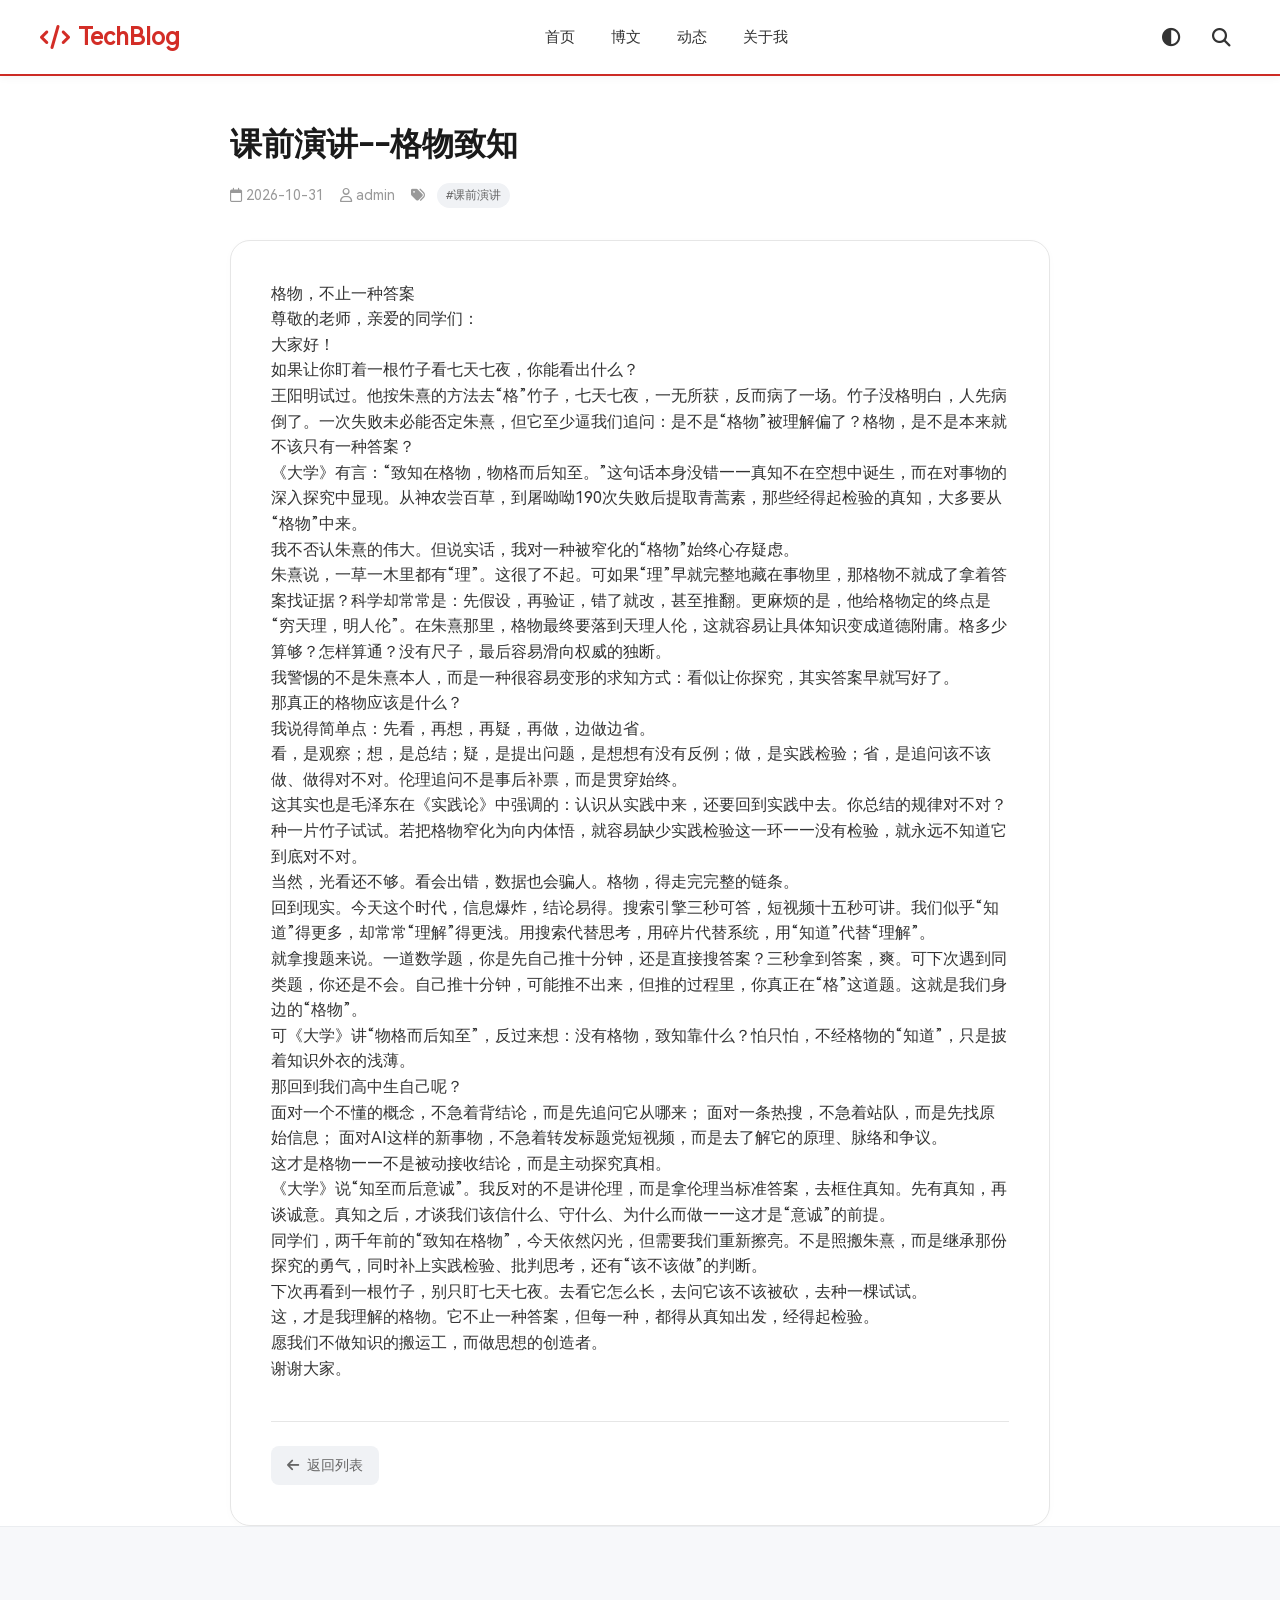
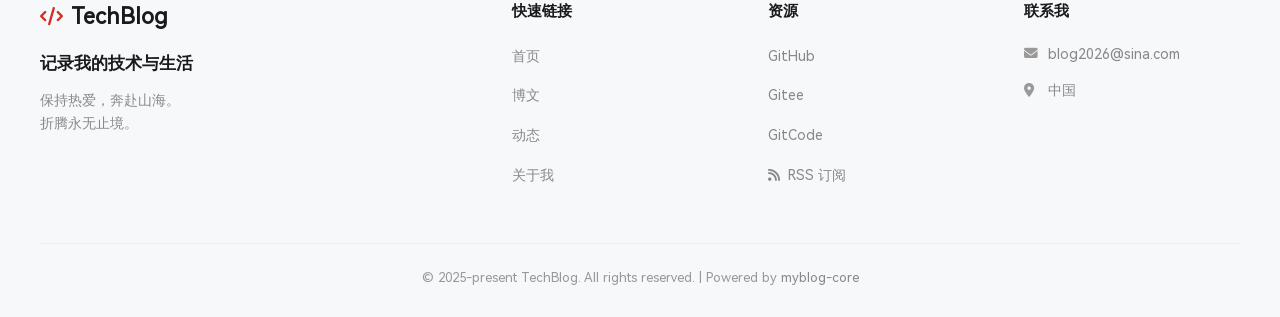
<file: posts/课前演讲--格物致知.html>
<!DOCTYPE html>
<html lang="zh-CN" class="">
<head>
  

<script>(function(){try{var t=localStorage.getItem("theme");if(t!=="light"&&t!=="dark"&&t!=="system")t="system";var m=window.matchMedia?window.matchMedia("(prefers-color-scheme: dark)"):null;var d=t==="dark"||(t==="system"&&m&&m.matches);document.documentElement.classList.toggle("dark",!!d);document.documentElement.setAttribute("data-theme",t);}catch(e){}})();</script>
<script src="/js/theme.js" defer></script>
  <meta charset="UTF-8">
  <meta name="viewport" content="width=device-width, initial-scale=1.0">
  <meta name="color-scheme" content="light dark">
  <title>课前演讲--格物致知</title>
  <!-- 站点主题色（后台「站点设置」可改，默认 #e60012） -->
  <style>:root { --brand-color: #d32d26 }</style>
  <link rel="stylesheet" href="/css/all.min.css">
  <link rel="stylesheet" href="/css/style.css">
<link rel="icon" type="image/svg+xml" href="/favicon.svg">
<link rel="icon" href="/favicon.svg" sizes="any">
  <!-- RSS 入口：静态站同源读取 dist/rss.xml，动态站跳到 GitCode 的静态站镜像仓库（国内可访问） -->
  <link rel="alternate" type="application/rss+xml" title="TechBlog RSS" href="/rss.xml">
</head>
<body class="" data-static="true">
  <!-- 顶部导航栏 -->
  <header>
  <div class="container header-container">
    <!-- 修改点 1：将 div 换成 a 标签，加上 href="/" -->
    <a href="/" class="logo">
      <i class="fas fa-code"></i>
      <span>TechBlog</span>
    </a>

    <!-- PC 横向导航 -->
    <nav class="pc-nav">
      <a href="/">首页</a>
      <a href="/posts.html">博文</a>
      <a href="/moments.html">动态</a>
      
      
      <a href="/about.html">关于我</a>
    </nav>

    <div class="nav-right">
      
<div class="theme-switch" data-theme-switch>
  <button class="theme-toggle" id="themeTogglePc" type="button" aria-label="切换主题" aria-haspopup="true" aria-expanded="false">
    <i class="theme-toggle-icon fas fa-circle-half-stroke" aria-hidden="true"></i>
    
    
  </button>
  <div class="theme-menu" role="menu" aria-label="主题模式">
    <button type="button" role="menuitemradio" aria-checked="false" data-theme-value="system"><i class="fas fa-circle-half-stroke" aria-hidden="true"></i><span>跟随系统</span></button>
    <button type="button" role="menuitemradio" aria-checked="false" data-theme-value="light"><i class="fas fa-sun" aria-hidden="true"></i><span>浅色</span></button>
    <button type="button" role="menuitemradio" aria-checked="false" data-theme-value="dark"><i class="fas fa-moon" aria-hidden="true"></i><span>深色</span></button>
  </div>
</div>
      <button class="search-toggle" id="searchToggle" type="button" aria-label="搜索">
        <i class="fas fa-search"></i>
      </button>
      <button class="menu-toggle" id="menuToggle" type="button" aria-label="菜单">
        <i class="fas fa-bars"></i>
      </button>
    </div>
  </div>
</header>

  <!-- 全屏菜单 -->
  <div class="mobile-menu" id="mobileMenu">
    <div class="mobile-menu-header">
      <!-- 修改点 2：将移动端的 div 也换成 a 标签 -->
      <a href="/" class="logo">
        <i class="fas fa-code"></i>
        <span>TechBlog</span>
      </a>
      <button class="menu-close" id="menuClose" type="button" aria-label="关闭">
        <i class="fas fa-times"></i>
      </button>
    </div>

    <ul class="mobile-menu-list">
      <li><a href="/">首页<span class="arrow">›</span></a></li>
      <li><a href="/posts.html">博文<span class="arrow">›</span></a></li>
      <li><a href="/moments.html">动态<span class="arrow">›</span></a></li>
      
      
      <li><a href="/about.html">关于我<span class="arrow">›</span></a></li>
    </ul>

    <div class="mobile-menu-footer">
      
<div class="theme-switch theme-switch--circle" data-theme-switch>
  <button class="theme-toggle" id="themeToggleMobile" type="button" aria-label="切换主题" aria-haspopup="true" aria-expanded="false">
    <i class="theme-toggle-icon fas fa-circle-half-stroke" aria-hidden="true"></i>
    <span>主题</span>
    
  </button>
  <div class="theme-menu" role="menu" aria-label="主题模式">
    <button type="button" role="menuitemradio" aria-checked="false" data-theme-value="system"><i class="fas fa-circle-half-stroke" aria-hidden="true"></i><span>跟随系统</span></button>
    <button type="button" role="menuitemradio" aria-checked="false" data-theme-value="light"><i class="fas fa-sun" aria-hidden="true"></i><span>浅色</span></button>
    <button type="button" role="menuitemradio" aria-checked="false" data-theme-value="dark"><i class="fas fa-moon" aria-hidden="true"></i><span>深色</span></button>
  </div>
</div>
      <a href="https://github.com/wng409" target="_blank" rel="noopener" class="circle-btn">
        <i class="fab fa-github"></i>
        <span>GitHub</span>
      </a>
      <a href="mailto:blog2026@sina.com" class="circle-btn">
        <i class="fas fa-envelope"></i>
        <span>邮件</span>
      </a>
      <a href="/rss.xml" class="circle-btn" target="_blank" rel="noopener" title="RSS">
        <i class="fas fa-rss"></i>
        <span>RSS</span>
      </a>
    </div>
  </div>

  <!-- 页面内容 -->
  <main>
    

<section class="detail-header">
  <div class="detail-container">
    <h1 class="detail-title" style="view-transition-name: title-24;">课前演讲--格物致知</h1>
    <div class="detail-meta">
      <span><i class="far fa-calendar" aria-hidden="true"></i>2026-10-31</span>
      <span style="view-transition-name: author-24;"><i class="far fa-user" aria-hidden="true"></i>admin</span>
      
        <span class="detail-tags">
          <i class="fas fa-tags" aria-hidden="true"></i>
          
            <a class="tag-pill" href="/posts.html?tag=%E8%AF%BE%E5%89%8D%E6%BC%94%E8%AE%B2">#课前演讲</a>
          
        </span>
      
    </div>
  </div>
</section>

<section class="detail-content">
  <div class="detail-container">
    <article class="detail-card">
      <div class="article-body">
        <p>格物，不止一种答案</p>
<p>尊敬的老师，亲爱的同学们：</p>
<p>大家好！</p>
<p>如果让你盯着一根竹子看七天七夜，你能看出什么？</p>
<p>王阳明试过。他按朱熹的方法去“格”竹子，七天七夜，一无所获，反而病了一场。竹子没格明白，人先病倒了。一次失败未必能否定朱熹，但它至少逼我们追问：是不是“格物”被理解偏了？格物，是不是本来就不该只有一种答案？</p>
<p>《大学》有言：“致知在格物，物格而后知至。”这句话本身没错——真知不在空想中诞生，而在对事物的深入探究中显现。从神农尝百草，到屠呦呦190次失败后提取青蒿素，那些经得起检验的真知，大多要从“格物”中来。</p>
<p>我不否认朱熹的伟大。但说实话，我对一种被窄化的“格物”始终心存疑虑。</p>
<p>朱熹说，一草一木里都有“理”。这很了不起。可如果“理”早就完整地藏在事物里，那格物不就成了拿着答案找证据？科学却常常是：先假设，再验证，错了就改，甚至推翻。更麻烦的是，他给格物定的终点是“穷天理，明人伦”。在朱熹那里，格物最终要落到天理人伦，这就容易让具体知识变成道德附庸。格多少算够？怎样算通？没有尺子，最后容易滑向权威的独断。</p>
<p>我警惕的不是朱熹本人，而是一种很容易变形的求知方式：看似让你探究，其实答案早就写好了。</p>
<p>那真正的格物应该是什么？</p>
<p>我说得简单点：先看，再想，再疑，再做，边做边省。</p>
<p>看，是观察；想，是总结；疑，是提出问题，是想想有没有反例；做，是实践检验；省，是追问该不该做、做得对不对。伦理追问不是事后补票，而是贯穿始终。</p>
<p>这其实也是毛泽东在《实践论》中强调的：认识从实践中来，还要回到实践中去。你总结的规律对不对？种一片竹子试试。若把格物窄化为向内体悟，就容易缺少实践检验这一环——没有检验，就永远不知道它到底对不对。</p>
<p>当然，光看还不够。看会出错，数据也会骗人。格物，得走完完整的链条。</p>
<p>回到现实。今天这个时代，信息爆炸，结论易得。搜索引擎三秒可答，短视频十五秒可讲。我们似乎“知道”得更多，却常常“理解”得更浅。用搜索代替思考，用碎片代替系统，用“知道”代替“理解”。</p>
<p>就拿搜题来说。一道数学题，你是先自己推十分钟，还是直接搜答案？三秒拿到答案，爽。可下次遇到同类题，你还是不会。自己推十分钟，可能推不出来，但推的过程里，你真正在“格”这道题。这就是我们身边的“格物”。</p>
<p>可《大学》讲“物格而后知至”，反过来想：没有格物，致知靠什么？怕只怕，不经格物的“知道”，只是披着知识外衣的浅薄。</p>
<p>那回到我们高中生自己呢？</p>
<p>面对一个不懂的概念，不急着背结论，而是先追问它从哪来；
面对一条热搜，不急着站队，而是先找原始信息；
面对AI这样的新事物，不急着转发标题党短视频，而是去了解它的原理、脉络和争议。</p>
<p>这才是格物——不是被动接收结论，而是主动探究真相。</p>
<p>《大学》说“知至而后意诚”。我反对的不是讲伦理，而是拿伦理当标准答案，去框住真知。先有真知，再谈诚意。真知之后，才谈我们该信什么、守什么、为什么而做——这才是“意诚”的前提。</p>
<p>同学们，两千年前的“致知在格物”，今天依然闪光，但需要我们重新擦亮。不是照搬朱熹，而是继承那份探究的勇气，同时补上实践检验、批判思考，还有“该不该做”的判断。</p>
<p>下次再看到一根竹子，别只盯七天七夜。去看它怎么长，去问它该不该被砍，去种一棵试试。</p>
<p>这，才是我理解的格物。它不止一种答案，但每一种，都得从真知出发，经得起检验。</p>
<p>愿我们不做知识的搬运工，而做思想的创造者。</p>
<p>谢谢大家。</p>

      </div>

      

      <div class="detail-footer">
        <a href="/posts.html" class="detail-back">
          <i class="fas fa-arrow-left" aria-hidden="true"></i> 返回列表
        </a>
      </div>
    </article>
  </div>
</section>
  </main>

  <!-- 底部栏（独立 partial，便于后续整体替换） -->
  
<footer class="site-footer">
  <div class="footer-inner">

    <div class="footer-grid">

      <!-- 列 1：品牌 -->
      <div class="footer-brand">
        <a href="/" class="footer-logo">
          <i class="fas fa-code" aria-hidden="true"></i>
          <span>TechBlog</span>
        </a>
        <h2>记录我的技术与生活</h2>
        <p>保持热爱，奔赴山海。<br>折腾永无止境。</p>
      </div>

      <!-- 列 2：快速链接 -->
      <div class="footer-col">
        <h4>快速链接</h4>
        <ul class="footer-nav">
          <li><a href="/">首页</a></li>
          <li><a href="/posts.html">博文</a></li>
          
            <li><a href="/moments.html">动态</a></li>
          
          <li><a href="/about.html">关于我</a></li>
          
          
          
        </ul>
      </div>

      <!-- 列 3：资源 -->
      <div class="footer-col">
        <h4>资源</h4>
        <ul class="footer-nav">
          <li><a href="https://github.com/wng409" target="_blank" rel="noopener">GitHub</a></li>
          <li><a href="https://gitee.com/wng409" target="_blank" rel="noopener">Gitee</a></li>
          <li><a href="https://gitcode.com/wng409" target="_blank" rel="noopener">GitCode</a></li>
          
          <li>
            <a href="/rss.xml" target="_blank" rel="noopener">
              <i class="fas fa-rss" style="margin-right: 8px;"></i>RSS 订阅
            </a>
          </li>
        </ul>
      </div>

      <!-- 列 4：联系我 -->
      <div class="footer-col">
        <h4>联系我</h4>
        <ul class="footer-nav">
          <li class="footer-contact">
            <i class="fas fa-envelope" aria-hidden="true"></i>
            <a href="mailto:blog2026@sina.com">blog2026@sina.com</a>
          </li>
          <li class="footer-contact">
            <i class="fas fa-map-marker-alt" aria-hidden="true"></i>
            <span>中国</span>
          </li>
        </ul>
      </div>

    </div>

    <!-- 底部版权：四列下方居中 -->
    <div class="footer-bottom">
      <p>&copy; 2025-present TechBlog. All rights reserved.
        
          <span class="powered-by"> | Powered by <a href="https://github.com/wng409/myblog-core" target="_blank" rel="noopener">myblog-core</a></span>
        
      </p>
    </div>

  </div>
</footer>

  <!-- 微信内置浏览器提示：移动端全屏遮罩（点击穿透，指引用户点右上角「在浏览器打开」）。
       PC 端不显示遮罩，由 /js/wechat-guard.js 调用 hm-ui 弹窗并提供「复制链接」。 -->
  <div id="wechat-mobile-mask" aria-hidden="true">
    <svg class="wechat-mask-arrow" viewBox="0 0 100 100" fill="none" stroke="currentColor"
         stroke-width="3" stroke-linecap="round" stroke-linejoin="round" aria-hidden="true" focusable="false">
      <path d="M20 80 Q 40 50 80 20" stroke-dasharray="4 4" />
      <path d="M60 20 L80 20 L80 40" />
    </svg>
    <div class="wechat-mask-tip">
      点击右上角<br>选择「在浏览器打开」
    </div>
    <div class="wechat-mask-hint">
      <span class="wechat-mask-dots">···</span>
      <span>在浏览器中打开</span>
    </div>
  </div>

  <script src="/js/hm-ui.js"></script>
  <script src="/js/main.js"></script>
  <!-- 微信拦截：依赖 hm-ui 的 showHmModal，必须放在其后 -->
  <script src="/js/wechat-guard.js"></script>
</body>
</html>
</file>
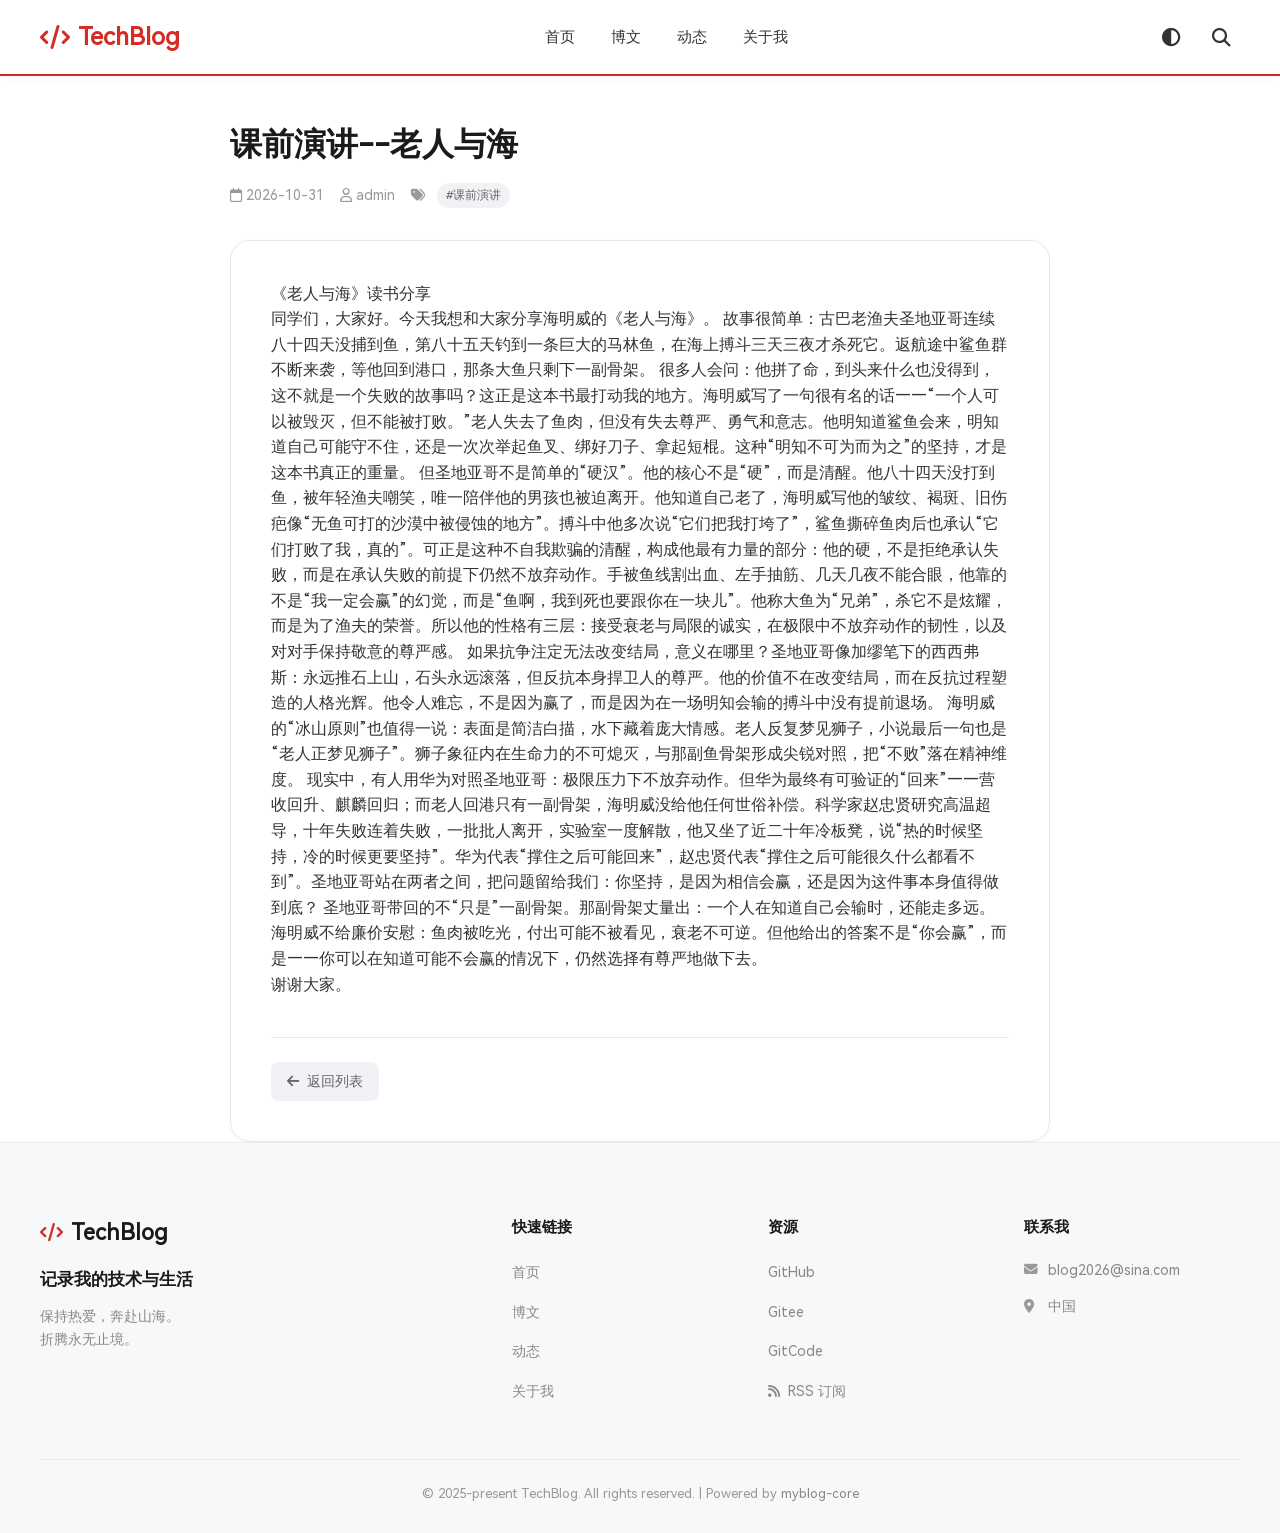
<file: posts/课前演讲--老人与海.html>
<!DOCTYPE html>
<html lang="zh-CN" class="">
<head>
  

<script>(function(){try{var t=localStorage.getItem("theme");if(t!=="light"&&t!=="dark"&&t!=="system")t="system";var m=window.matchMedia?window.matchMedia("(prefers-color-scheme: dark)"):null;var d=t==="dark"||(t==="system"&&m&&m.matches);document.documentElement.classList.toggle("dark",!!d);document.documentElement.setAttribute("data-theme",t);}catch(e){}})();</script>
<script src="/js/theme.js" defer></script>
  <meta charset="UTF-8">
  <meta name="viewport" content="width=device-width, initial-scale=1.0">
  <meta name="color-scheme" content="light dark">
  <title>课前演讲--老人与海</title>
  <!-- 站点主题色（后台「站点设置」可改，默认 #e60012） -->
  <style>:root { --brand-color: #d32d26 }</style>
  <link rel="stylesheet" href="/css/all.min.css">
  <link rel="stylesheet" href="/css/style.css">
<link rel="icon" type="image/svg+xml" href="/favicon.svg">
<link rel="icon" href="/favicon.svg" sizes="any">
  <!-- RSS 入口：静态站同源读取 dist/rss.xml，动态站跳到 GitCode 的静态站镜像仓库（国内可访问） -->
  <link rel="alternate" type="application/rss+xml" title="TechBlog RSS" href="/rss.xml">
</head>
<body class="" data-static="true">
  <!-- 顶部导航栏 -->
  <header>
  <div class="container header-container">
    <!-- 修改点 1：将 div 换成 a 标签，加上 href="/" -->
    <a href="/" class="logo">
      <i class="fas fa-code"></i>
      <span>TechBlog</span>
    </a>

    <!-- PC 横向导航 -->
    <nav class="pc-nav">
      <a href="/">首页</a>
      <a href="/posts.html">博文</a>
      <a href="/moments.html">动态</a>
      
      
      <a href="/about.html">关于我</a>
    </nav>

    <div class="nav-right">
      
<div class="theme-switch" data-theme-switch>
  <button class="theme-toggle" id="themeTogglePc" type="button" aria-label="切换主题" aria-haspopup="true" aria-expanded="false">
    <i class="theme-toggle-icon fas fa-circle-half-stroke" aria-hidden="true"></i>
    
    
  </button>
  <div class="theme-menu" role="menu" aria-label="主题模式">
    <button type="button" role="menuitemradio" aria-checked="false" data-theme-value="system"><i class="fas fa-circle-half-stroke" aria-hidden="true"></i><span>跟随系统</span></button>
    <button type="button" role="menuitemradio" aria-checked="false" data-theme-value="light"><i class="fas fa-sun" aria-hidden="true"></i><span>浅色</span></button>
    <button type="button" role="menuitemradio" aria-checked="false" data-theme-value="dark"><i class="fas fa-moon" aria-hidden="true"></i><span>深色</span></button>
  </div>
</div>
      <button class="search-toggle" id="searchToggle" type="button" aria-label="搜索">
        <i class="fas fa-search"></i>
      </button>
      <button class="menu-toggle" id="menuToggle" type="button" aria-label="菜单">
        <i class="fas fa-bars"></i>
      </button>
    </div>
  </div>
</header>

  <!-- 全屏菜单 -->
  <div class="mobile-menu" id="mobileMenu">
    <div class="mobile-menu-header">
      <!-- 修改点 2：将移动端的 div 也换成 a 标签 -->
      <a href="/" class="logo">
        <i class="fas fa-code"></i>
        <span>TechBlog</span>
      </a>
      <button class="menu-close" id="menuClose" type="button" aria-label="关闭">
        <i class="fas fa-times"></i>
      </button>
    </div>

    <ul class="mobile-menu-list">
      <li><a href="/">首页<span class="arrow">›</span></a></li>
      <li><a href="/posts.html">博文<span class="arrow">›</span></a></li>
      <li><a href="/moments.html">动态<span class="arrow">›</span></a></li>
      
      
      <li><a href="/about.html">关于我<span class="arrow">›</span></a></li>
    </ul>

    <div class="mobile-menu-footer">
      
<div class="theme-switch theme-switch--circle" data-theme-switch>
  <button class="theme-toggle" id="themeToggleMobile" type="button" aria-label="切换主题" aria-haspopup="true" aria-expanded="false">
    <i class="theme-toggle-icon fas fa-circle-half-stroke" aria-hidden="true"></i>
    <span>主题</span>
    
  </button>
  <div class="theme-menu" role="menu" aria-label="主题模式">
    <button type="button" role="menuitemradio" aria-checked="false" data-theme-value="system"><i class="fas fa-circle-half-stroke" aria-hidden="true"></i><span>跟随系统</span></button>
    <button type="button" role="menuitemradio" aria-checked="false" data-theme-value="light"><i class="fas fa-sun" aria-hidden="true"></i><span>浅色</span></button>
    <button type="button" role="menuitemradio" aria-checked="false" data-theme-value="dark"><i class="fas fa-moon" aria-hidden="true"></i><span>深色</span></button>
  </div>
</div>
      <a href="https://github.com/wng409" target="_blank" rel="noopener" class="circle-btn">
        <i class="fab fa-github"></i>
        <span>GitHub</span>
      </a>
      <a href="mailto:blog2026@sina.com" class="circle-btn">
        <i class="fas fa-envelope"></i>
        <span>邮件</span>
      </a>
      <a href="/rss.xml" class="circle-btn" target="_blank" rel="noopener" title="RSS">
        <i class="fas fa-rss"></i>
        <span>RSS</span>
      </a>
    </div>
  </div>

  <!-- 页面内容 -->
  <main>
    

<section class="detail-header">
  <div class="detail-container">
    <h1 class="detail-title" style="view-transition-name: title-23;">课前演讲--老人与海</h1>
    <div class="detail-meta">
      <span><i class="far fa-calendar" aria-hidden="true"></i>2026-10-31</span>
      <span style="view-transition-name: author-23;"><i class="far fa-user" aria-hidden="true"></i>admin</span>
      
        <span class="detail-tags">
          <i class="fas fa-tags" aria-hidden="true"></i>
          
            <a class="tag-pill" href="/posts.html?tag=%E8%AF%BE%E5%89%8D%E6%BC%94%E8%AE%B2">#课前演讲</a>
          
        </span>
      
    </div>
  </div>
</section>

<section class="detail-content">
  <div class="detail-container">
    <article class="detail-card">
      <div class="article-body">
        <p>《老人与海》读书分享</p>
<p>同学们，大家好。今天我想和大家分享海明威的《老人与海》。
故事很简单：古巴老渔夫圣地亚哥连续八十四天没捕到鱼，第八十五天钓到一条巨大的马林鱼，在海上搏斗三天三夜才杀死它。返航途中鲨鱼群不断来袭，等他回到港口，那条大鱼只剩下一副骨架。
很多人会问：他拼了命，到头来什么也没得到，这不就是一个失败的故事吗？这正是这本书最打动我的地方。海明威写了一句很有名的话——“一个人可以被毁灭，但不能被打败。”老人失去了鱼肉，但没有失去尊严、勇气和意志。他明知道鲨鱼会来，明知道自己可能守不住，还是一次次举起鱼叉、绑好刀子、拿起短棍。这种“明知不可为而为之”的坚持，才是这本书真正的重量。
但圣地亚哥不是简单的“硬汉”。他的核心不是“硬”，而是清醒。他八十四天没打到鱼，被年轻渔夫嘲笑，唯一陪伴他的男孩也被迫离开。他知道自己老了，海明威写他的皱纹、褐斑、旧伤疤像“无鱼可打的沙漠中被侵蚀的地方”。搏斗中他多次说“它们把我打垮了”，鲨鱼撕碎鱼肉后也承认“它们打败了我，真的”。可正是这种不自我欺骗的清醒，构成他最有力量的部分：他的硬，不是拒绝承认失败，而是在承认失败的前提下仍然不放弃动作。手被鱼线割出血、左手抽筋、几天几夜不能合眼，他靠的不是“我一定会赢”的幻觉，而是“鱼啊，我到死也要跟你在一块儿”。他称大鱼为“兄弟”，杀它不是炫耀，而是为了渔夫的荣誉。所以他的性格有三层：接受衰老与局限的诚实，在极限中不放弃动作的韧性，以及对对手保持敬意的尊严感。
如果抗争注定无法改变结局，意义在哪里？圣地亚哥像加缪笔下的西西弗斯：永远推石上山，石头永远滚落，但反抗本身捍卫人的尊严。他的价值不在改变结局，而在反抗过程塑造的人格光辉。他令人难忘，不是因为赢了，而是因为在一场明知会输的搏斗中没有提前退场。
海明威的“冰山原则”也值得一说：表面是简洁白描，水下藏着庞大情感。老人反复梦见狮子，小说最后一句也是“老人正梦见狮子”。狮子象征内在生命力的不可熄灭，与那副鱼骨架形成尖锐对照，把“不败”落在精神维度。
现实中，有人用华为对照圣地亚哥：极限压力下不放弃动作。但华为最终有可验证的“回来”——营收回升、麒麟回归；而老人回港只有一副骨架，海明威没给他任何世俗补偿。科学家赵忠贤研究高温超导，十年失败连着失败，一批批人离开，实验室一度解散，他又坐了近二十年冷板凳，说“热的时候坚持，冷的时候更要坚持”。华为代表“撑住之后可能回来”，赵忠贤代表“撑住之后可能很久什么都看不到”。圣地亚哥站在两者之间，把问题留给我们：你坚持，是因为相信会赢，还是因为这件事本身值得做到底？
圣地亚哥带回的不“只是”一副骨架。那副骨架丈量出：一个人在知道自己会输时，还能走多远。海明威不给廉价安慰：鱼肉被吃光，付出可能不被看见，衰老不可逆。但他给出的答案不是“你会赢”，而是——你可以在知道可能不会赢的情况下，仍然选择有尊严地做下去。</p>
<p>谢谢大家。</p>

      </div>

      

      <div class="detail-footer">
        <a href="/posts.html" class="detail-back">
          <i class="fas fa-arrow-left" aria-hidden="true"></i> 返回列表
        </a>
      </div>
    </article>
  </div>
</section>
  </main>

  <!-- 底部栏（独立 partial，便于后续整体替换） -->
  
<footer class="site-footer">
  <div class="footer-inner">

    <div class="footer-grid">

      <!-- 列 1：品牌 -->
      <div class="footer-brand">
        <a href="/" class="footer-logo">
          <i class="fas fa-code" aria-hidden="true"></i>
          <span>TechBlog</span>
        </a>
        <h2>记录我的技术与生活</h2>
        <p>保持热爱，奔赴山海。<br>折腾永无止境。</p>
      </div>

      <!-- 列 2：快速链接 -->
      <div class="footer-col">
        <h4>快速链接</h4>
        <ul class="footer-nav">
          <li><a href="/">首页</a></li>
          <li><a href="/posts.html">博文</a></li>
          
            <li><a href="/moments.html">动态</a></li>
          
          <li><a href="/about.html">关于我</a></li>
          
          
          
        </ul>
      </div>

      <!-- 列 3：资源 -->
      <div class="footer-col">
        <h4>资源</h4>
        <ul class="footer-nav">
          <li><a href="https://github.com/wng409" target="_blank" rel="noopener">GitHub</a></li>
          <li><a href="https://gitee.com/wng409" target="_blank" rel="noopener">Gitee</a></li>
          <li><a href="https://gitcode.com/wng409" target="_blank" rel="noopener">GitCode</a></li>
          
          <li>
            <a href="/rss.xml" target="_blank" rel="noopener">
              <i class="fas fa-rss" style="margin-right: 8px;"></i>RSS 订阅
            </a>
          </li>
        </ul>
      </div>

      <!-- 列 4：联系我 -->
      <div class="footer-col">
        <h4>联系我</h4>
        <ul class="footer-nav">
          <li class="footer-contact">
            <i class="fas fa-envelope" aria-hidden="true"></i>
            <a href="mailto:blog2026@sina.com">blog2026@sina.com</a>
          </li>
          <li class="footer-contact">
            <i class="fas fa-map-marker-alt" aria-hidden="true"></i>
            <span>中国</span>
          </li>
        </ul>
      </div>

    </div>

    <!-- 底部版权：四列下方居中 -->
    <div class="footer-bottom">
      <p>&copy; 2025-present TechBlog. All rights reserved.
        
          <span class="powered-by"> | Powered by <a href="https://github.com/wng409/myblog-core" target="_blank" rel="noopener">myblog-core</a></span>
        
      </p>
    </div>

  </div>
</footer>

  <!-- 微信内置浏览器提示：移动端全屏遮罩（点击穿透，指引用户点右上角「在浏览器打开」）。
       PC 端不显示遮罩，由 /js/wechat-guard.js 调用 hm-ui 弹窗并提供「复制链接」。 -->
  <div id="wechat-mobile-mask" aria-hidden="true">
    <svg class="wechat-mask-arrow" viewBox="0 0 100 100" fill="none" stroke="currentColor"
         stroke-width="3" stroke-linecap="round" stroke-linejoin="round" aria-hidden="true" focusable="false">
      <path d="M20 80 Q 40 50 80 20" stroke-dasharray="4 4" />
      <path d="M60 20 L80 20 L80 40" />
    </svg>
    <div class="wechat-mask-tip">
      点击右上角<br>选择「在浏览器打开」
    </div>
    <div class="wechat-mask-hint">
      <span class="wechat-mask-dots">···</span>
      <span>在浏览器中打开</span>
    </div>
  </div>

  <script src="/js/hm-ui.js"></script>
  <script src="/js/main.js"></script>
  <!-- 微信拦截：依赖 hm-ui 的 showHmModal，必须放在其后 -->
  <script src="/js/wechat-guard.js"></script>
</body>
</html>
</file>
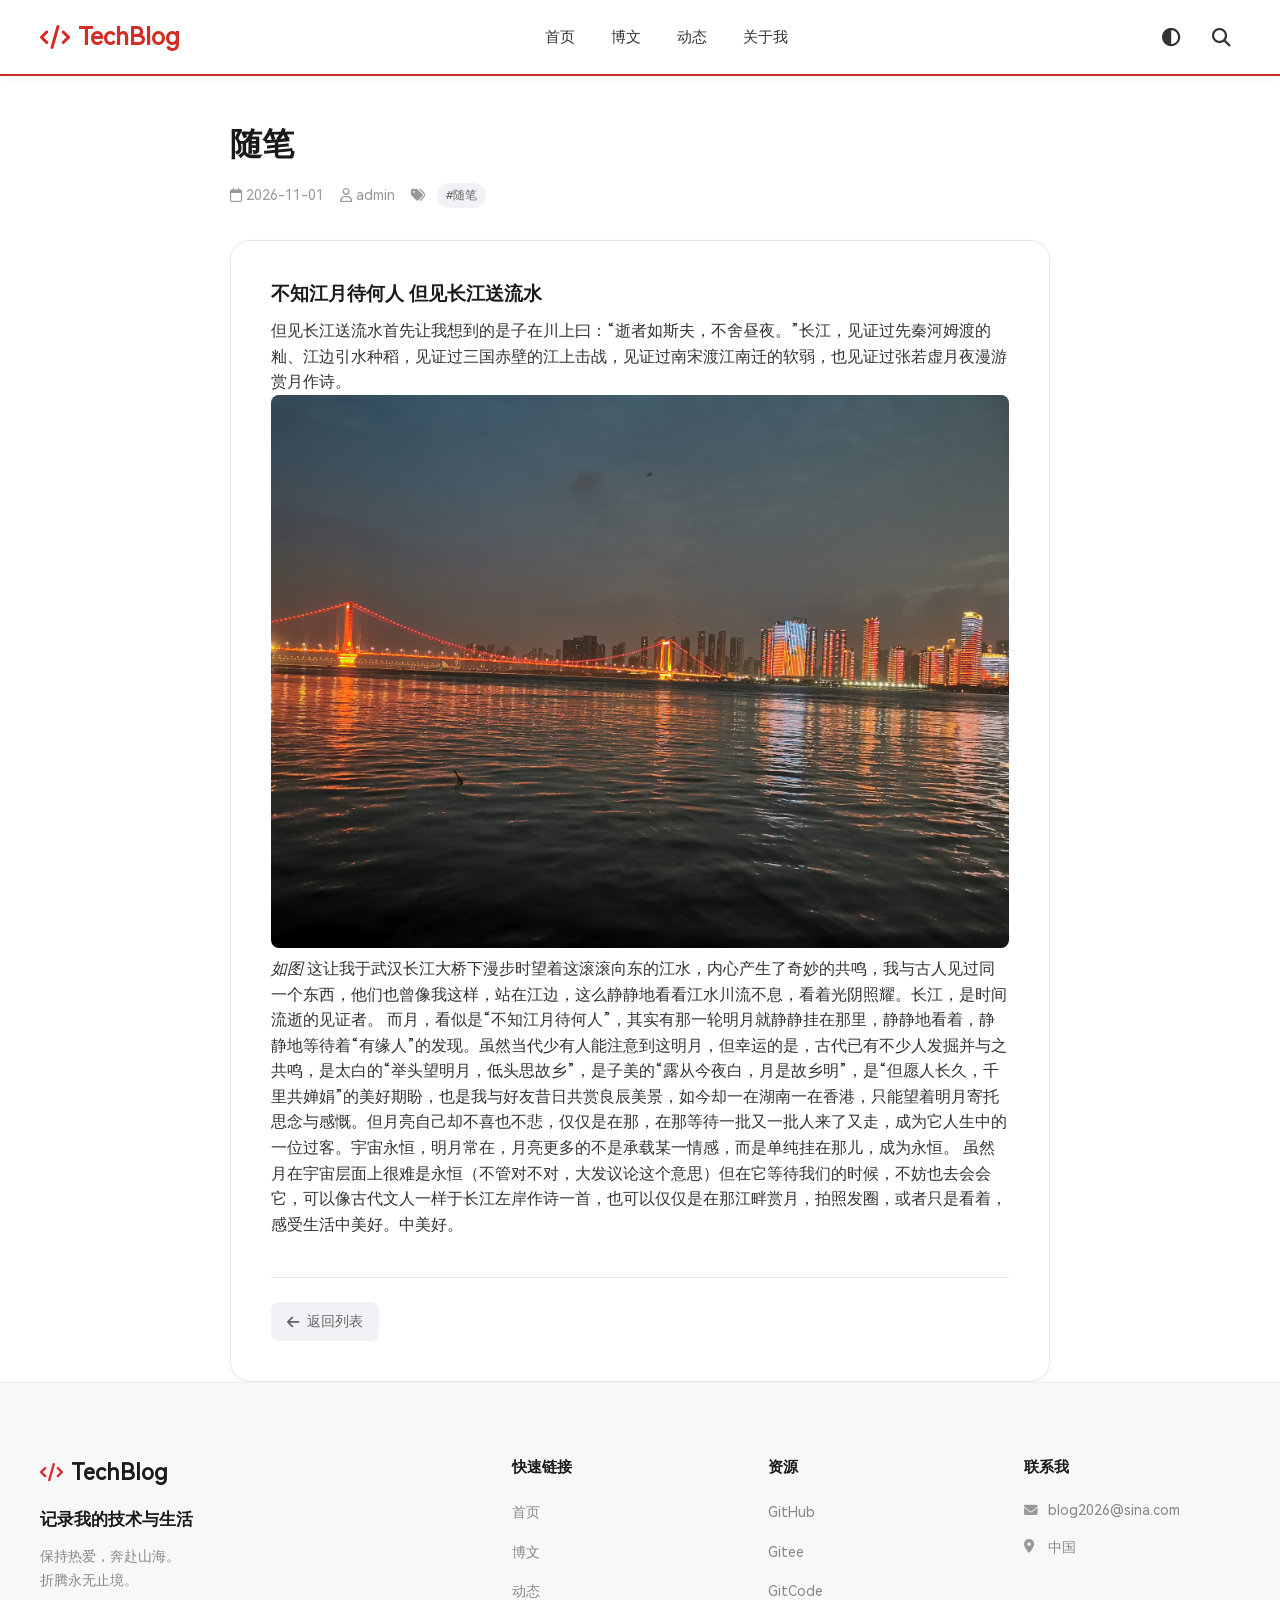
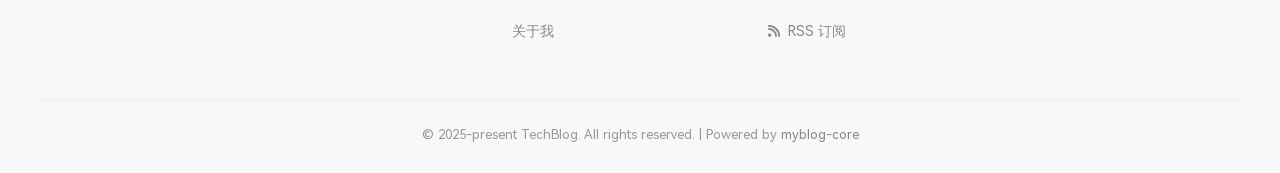
<file: posts/随笔.html>
<!DOCTYPE html>
<html lang="zh-CN" class="">
<head>
  

<script>(function(){try{var t=localStorage.getItem("theme");if(t!=="light"&&t!=="dark"&&t!=="system")t="system";var m=window.matchMedia?window.matchMedia("(prefers-color-scheme: dark)"):null;var d=t==="dark"||(t==="system"&&m&&m.matches);document.documentElement.classList.toggle("dark",!!d);document.documentElement.setAttribute("data-theme",t);}catch(e){}})();</script>
<script src="/js/theme.js" defer></script>
  <meta charset="UTF-8">
  <meta name="viewport" content="width=device-width, initial-scale=1.0">
  <meta name="color-scheme" content="light dark">
  <title>随笔</title>
  <!-- 站点主题色（后台「站点设置」可改，默认 #e60012） -->
  <style>:root { --brand-color: #d32d26 }</style>
  <link rel="stylesheet" href="/css/all.min.css">
  <link rel="stylesheet" href="/css/style.css">
<link rel="icon" type="image/svg+xml" href="/favicon.svg">
<link rel="icon" href="/favicon.svg" sizes="any">
  <!-- RSS 入口：静态站同源读取 dist/rss.xml，动态站跳到 GitCode 的静态站镜像仓库（国内可访问） -->
  <link rel="alternate" type="application/rss+xml" title="TechBlog RSS" href="/rss.xml">
</head>
<body class="" data-static="true">
  <!-- 顶部导航栏 -->
  <header>
  <div class="container header-container">
    <!-- 修改点 1：将 div 换成 a 标签，加上 href="/" -->
    <a href="/" class="logo">
      <i class="fas fa-code"></i>
      <span>TechBlog</span>
    </a>

    <!-- PC 横向导航 -->
    <nav class="pc-nav">
      <a href="/">首页</a>
      <a href="/posts.html">博文</a>
      <a href="/moments.html">动态</a>
      
      
      <a href="/about.html">关于我</a>
    </nav>

    <div class="nav-right">
      
<div class="theme-switch" data-theme-switch>
  <button class="theme-toggle" id="themeTogglePc" type="button" aria-label="切换主题" aria-haspopup="true" aria-expanded="false">
    <i class="theme-toggle-icon fas fa-circle-half-stroke" aria-hidden="true"></i>
    
    
  </button>
  <div class="theme-menu" role="menu" aria-label="主题模式">
    <button type="button" role="menuitemradio" aria-checked="false" data-theme-value="system"><i class="fas fa-circle-half-stroke" aria-hidden="true"></i><span>跟随系统</span></button>
    <button type="button" role="menuitemradio" aria-checked="false" data-theme-value="light"><i class="fas fa-sun" aria-hidden="true"></i><span>浅色</span></button>
    <button type="button" role="menuitemradio" aria-checked="false" data-theme-value="dark"><i class="fas fa-moon" aria-hidden="true"></i><span>深色</span></button>
  </div>
</div>
      <button class="search-toggle" id="searchToggle" type="button" aria-label="搜索">
        <i class="fas fa-search"></i>
      </button>
      <button class="menu-toggle" id="menuToggle" type="button" aria-label="菜单">
        <i class="fas fa-bars"></i>
      </button>
    </div>
  </div>
</header>

  <!-- 全屏菜单 -->
  <div class="mobile-menu" id="mobileMenu">
    <div class="mobile-menu-header">
      <!-- 修改点 2：将移动端的 div 也换成 a 标签 -->
      <a href="/" class="logo">
        <i class="fas fa-code"></i>
        <span>TechBlog</span>
      </a>
      <button class="menu-close" id="menuClose" type="button" aria-label="关闭">
        <i class="fas fa-times"></i>
      </button>
    </div>

    <ul class="mobile-menu-list">
      <li><a href="/">首页<span class="arrow">›</span></a></li>
      <li><a href="/posts.html">博文<span class="arrow">›</span></a></li>
      <li><a href="/moments.html">动态<span class="arrow">›</span></a></li>
      
      
      <li><a href="/about.html">关于我<span class="arrow">›</span></a></li>
    </ul>

    <div class="mobile-menu-footer">
      
<div class="theme-switch theme-switch--circle" data-theme-switch>
  <button class="theme-toggle" id="themeToggleMobile" type="button" aria-label="切换主题" aria-haspopup="true" aria-expanded="false">
    <i class="theme-toggle-icon fas fa-circle-half-stroke" aria-hidden="true"></i>
    <span>主题</span>
    
  </button>
  <div class="theme-menu" role="menu" aria-label="主题模式">
    <button type="button" role="menuitemradio" aria-checked="false" data-theme-value="system"><i class="fas fa-circle-half-stroke" aria-hidden="true"></i><span>跟随系统</span></button>
    <button type="button" role="menuitemradio" aria-checked="false" data-theme-value="light"><i class="fas fa-sun" aria-hidden="true"></i><span>浅色</span></button>
    <button type="button" role="menuitemradio" aria-checked="false" data-theme-value="dark"><i class="fas fa-moon" aria-hidden="true"></i><span>深色</span></button>
  </div>
</div>
      <a href="https://github.com/wng409" target="_blank" rel="noopener" class="circle-btn">
        <i class="fab fa-github"></i>
        <span>GitHub</span>
      </a>
      <a href="mailto:blog2026@sina.com" class="circle-btn">
        <i class="fas fa-envelope"></i>
        <span>邮件</span>
      </a>
      <a href="/rss.xml" class="circle-btn" target="_blank" rel="noopener" title="RSS">
        <i class="fas fa-rss"></i>
        <span>RSS</span>
      </a>
    </div>
  </div>

  <!-- 页面内容 -->
  <main>
    

<section class="detail-header">
  <div class="detail-container">
    <h1 class="detail-title" style="view-transition-name: title-25;">随笔</h1>
    <div class="detail-meta">
      <span><i class="far fa-calendar" aria-hidden="true"></i>2026-11-01</span>
      <span style="view-transition-name: author-25;"><i class="far fa-user" aria-hidden="true"></i>admin</span>
      
        <span class="detail-tags">
          <i class="fas fa-tags" aria-hidden="true"></i>
          
            <a class="tag-pill" href="/posts.html?tag=%E9%9A%8F%E7%AC%94">#随笔</a>
          
        </span>
      
    </div>
  </div>
</section>

<section class="detail-content">
  <div class="detail-container">
    <article class="detail-card">
      <div class="article-body">
        <h1>不知江月待何人 但见长江送流水</h1>
<p>但见长江送流水首先让我想到的是子在川上曰：“逝者如斯夫，不舍昼夜。”长江，见证过先秦河姆渡的籼、江边引水种稻，见证过三国赤壁的江上击战，见证过南宋渡江南迁的软弱，也见证过张若虚月夜漫游赏月作诗。<img src="/uploads/2026-11-20/1795170931026-29mu3e.jpg" alt="图片"><em>如图</em> 这让我于武汉长江大桥下漫步时望着这滚滚向东的江水，内心产生了奇妙的共鸣，我与古人见过同一个东西，他们也曾像我这样，站在江边，这么静静地看看江水川流不息，看着光阴照耀。长江，是时间流逝的见证者。
而月，看似是“不知江月待何人”，其实有那一轮明月就静静挂在那里，静静地看着，静静地等待着“有缘人”的发现。虽然当代少有人能注意到这明月，但幸运的是，古代已有不少人发掘并与之共鸣，是太白的“举头望明月，低头思故乡”，是子美的“露从今夜白，月是故乡明”，是“但愿人长久，千里共婵娟”的美好期盼，也是我与好友昔日共赏良辰美景，如今却一在湖南一在香港，只能望着明月寄托思念与感慨。但月亮自己却不喜也不悲，仅仅是在那，在那等待一批又一批人来了又走，成为它人生中的一位过客。宇宙永恒，明月常在，月亮更多的不是承载某一情感，而是单纯挂在那儿，成为永恒。
虽然月在宇宙层面上很难是永恒（不管对不对，大发议论这个意思）但在它等待我们的时候，不妨也去会会它，可以像古代文人一样于长江左岸作诗一首，也可以仅仅是在那江畔赏月，拍照发圈，或者只是看着，感受生活中美好。中美好。</p>

      </div>

      

      <div class="detail-footer">
        <a href="/posts.html" class="detail-back">
          <i class="fas fa-arrow-left" aria-hidden="true"></i> 返回列表
        </a>
      </div>
    </article>
  </div>
</section>
  </main>

  <!-- 底部栏（独立 partial，便于后续整体替换） -->
  
<footer class="site-footer">
  <div class="footer-inner">

    <div class="footer-grid">

      <!-- 列 1：品牌 -->
      <div class="footer-brand">
        <a href="/" class="footer-logo">
          <i class="fas fa-code" aria-hidden="true"></i>
          <span>TechBlog</span>
        </a>
        <h2>记录我的技术与生活</h2>
        <p>保持热爱，奔赴山海。<br>折腾永无止境。</p>
      </div>

      <!-- 列 2：快速链接 -->
      <div class="footer-col">
        <h4>快速链接</h4>
        <ul class="footer-nav">
          <li><a href="/">首页</a></li>
          <li><a href="/posts.html">博文</a></li>
          
            <li><a href="/moments.html">动态</a></li>
          
          <li><a href="/about.html">关于我</a></li>
          
          
          
        </ul>
      </div>

      <!-- 列 3：资源 -->
      <div class="footer-col">
        <h4>资源</h4>
        <ul class="footer-nav">
          <li><a href="https://github.com/wng409" target="_blank" rel="noopener">GitHub</a></li>
          <li><a href="https://gitee.com/wng409" target="_blank" rel="noopener">Gitee</a></li>
          <li><a href="https://gitcode.com/wng409" target="_blank" rel="noopener">GitCode</a></li>
          
          <li>
            <a href="/rss.xml" target="_blank" rel="noopener">
              <i class="fas fa-rss" style="margin-right: 8px;"></i>RSS 订阅
            </a>
          </li>
        </ul>
      </div>

      <!-- 列 4：联系我 -->
      <div class="footer-col">
        <h4>联系我</h4>
        <ul class="footer-nav">
          <li class="footer-contact">
            <i class="fas fa-envelope" aria-hidden="true"></i>
            <a href="mailto:blog2026@sina.com">blog2026@sina.com</a>
          </li>
          <li class="footer-contact">
            <i class="fas fa-map-marker-alt" aria-hidden="true"></i>
            <span>中国</span>
          </li>
        </ul>
      </div>

    </div>

    <!-- 底部版权：四列下方居中 -->
    <div class="footer-bottom">
      <p>&copy; 2025-present TechBlog. All rights reserved.
        
          <span class="powered-by"> | Powered by <a href="https://github.com/wng409/myblog-core" target="_blank" rel="noopener">myblog-core</a></span>
        
      </p>
    </div>

  </div>
</footer>

  <!-- 微信内置浏览器提示：移动端全屏遮罩（点击穿透，指引用户点右上角「在浏览器打开」）。
       PC 端不显示遮罩，由 /js/wechat-guard.js 调用 hm-ui 弹窗并提供「复制链接」。 -->
  <div id="wechat-mobile-mask" aria-hidden="true">
    <svg class="wechat-mask-arrow" viewBox="0 0 100 100" fill="none" stroke="currentColor"
         stroke-width="3" stroke-linecap="round" stroke-linejoin="round" aria-hidden="true" focusable="false">
      <path d="M20 80 Q 40 50 80 20" stroke-dasharray="4 4" />
      <path d="M60 20 L80 20 L80 40" />
    </svg>
    <div class="wechat-mask-tip">
      点击右上角<br>选择「在浏览器打开」
    </div>
    <div class="wechat-mask-hint">
      <span class="wechat-mask-dots">···</span>
      <span>在浏览器中打开</span>
    </div>
  </div>

  <script src="/js/hm-ui.js"></script>
  <script src="/js/main.js"></script>
  <!-- 微信拦截：依赖 hm-ui 的 showHmModal，必须放在其后 -->
  <script src="/js/wechat-guard.js"></script>
</body>
</html>
</file>
<file: css/style.css>
/* ============================================================
   View Transitions（MPA 原生跨页过渡）
   ------------------------------------------------------------
   @view-transition 让多页应用在跳转时自动淡入淡出；
   共享元素（view-transition-name）由各模板内联声明，无需 JS。
   ============================================================ */
@view-transition { navigation: auto; }

::view-transition-old(root) {
  animation-duration: 0.2s;
  animation-timing-function: ease-out;
}
::view-transition-new(root) {
  animation-duration: 0.35s;
  animation-timing-function: cubic-bezier(0.16, 1, 0.3, 1);
}
::view-transition-group(*) {
  animation-duration: 0.35s;
  animation-timing-function: cubic-bezier(0.16, 1, 0.3, 1);
}

/* 标签/作者等小元素：飞行时不换行、不形变 */
[style*="view-transition-name:"] {
  display: inline-flex !important;
  align-items: center;
  white-space: nowrap;
}

/* 标题例外：保持块级可换行，否则长标题会被 nowrap 撑出容器 */
h1[style*="view-transition-name:"],
h2[style*="view-transition-name:"],
h3[style*="view-transition-name:"] {
  display: block !important;
  white-space: normal;
}

/* ============================================================
   TechBlog 样式表 v5.0
   ============================================================ */

/* ============================================================
   1. 变量 & 重置
   ============================================================ */
/* 隐藏浏览器的原生滚动条（兼容所有现代浏览器） */
html, body {
  -ms-overflow-style: none;  /* IE and Edge */
  scrollbar-width: none;  /* Firefox */
}

/* 隐藏 Chrome, Safari 和 Opera 的滚动条 */
::-webkit-scrollbar {
  display: none;
  width: 0;
  height: 0;
}
/* 引入鸿蒙字体 */
@font-face {
  font-family: 'HarmonyOS_Sans';
  src: url('/HarmonyOS_Sans_Regular.ttf') format('truetype');
  font-weight: normal;
  font-style: normal;
  font-display: swap; /* 让字体加载期间先显示默认字体，不白屏 */
}
:root {
  --hw-red: var(--brand-color, #e60012);
  /* Hover / 深色态主色：由主题色压暗生成，改主题色时自动跟随（原先写死 #c4000f 是 hover 变红的根因） */
  --hw-red-dark: color-mix(in srgb, var(--brand-color, #e60012) 85%, black);
  --hw-white: #ffffff;
  --hw-light-gray: #f5f5f5;
  --hw-dark-gray: #333333;
  --hw-medium-gray: #666666;
  --hw-border: #e6e6e6;

  /* 主题语义变量（亮色） */
  --bg: #ffffff;
  --text: #333333;
  --text-strong: #1a1a1a;
  --text-secondary: #444444;
  --text-muted: #666666;
  --text-faint: #999999;
  --card-bg: #ffffff;
  --surface-alt: #f5f7fa;
  --surface-muted: #f0f2f5;
  --surface-gray: #ebedef;
  --border: #e6e6e6;
  --border-strong: #d0d0d0;
  --shadow: 0 2px 8px rgba(0,0,0,0.1);
  --header-shadow: 0 2px 10px rgba(0, 0, 0, 0.06);
  --menu-shadow: 0 8px 28px rgba(0, 0, 0, 0.15);
  /* 页脚：极简浅色（顶部 1px 细边框由 --footer-border 控制） */
  --footer-bg: #f7f8fa;
  --footer-text: #333333;
  --footer-muted: #888888;
  --footer-border: #ebedf0;
  /* 动态主题色别名：跟随 layout 注入的 --brand-color */
  --primary: var(--brand-color, #e60012);
  --accent-soft: color-mix(in srgb, var(--brand-color, #e60012) 8%, transparent);
  color-scheme: light;
}

.dark {
  --bg: #1a1a1a;
  --text: #e8e8e8;
  --text-strong: #f5f5f5;
  --text-secondary: #cccccc;
  --text-muted: #b0b0b0;
  --text-faint: #8f8f8f;
  --card-bg: #242424;
  --surface-alt: #202020;
  --surface-muted: #2f2f2f;
  --surface-gray: #222222;
  --border: #3d3d3d;
  --border-strong: #4a4a4a;
  --shadow: 0 2px 8px rgba(0,0,0,0.4);
  --header-shadow: 0 2px 10px rgba(0, 0, 0, 0.4);
  --menu-shadow: 0 8px 28px rgba(0, 0, 0, 0.55);
  --footer-bg: #161616;
  --footer-text: #e8e8e8;
  --footer-muted: #9a9a9a;
  --footer-border: #2a2a2a;
  --accent-soft: color-mix(in srgb, var(--brand-color, #e60012) 22%, transparent);
  --hw-border: #3d3d3d;
  --hw-light-gray: #2f2f2f;
  --hw-medium-gray: #b0b0b0;
  --hw-dark-gray: #b0b0b0;
  color-scheme: dark;
}

* {
  margin: 0;
  padding: 0;
  box-sizing: border-box;
  /* 把鸿蒙字体放在最前面 */
  font-family: 'HarmonyOS_Sans', -apple-system, BlinkMacSystemFont, 'Segoe UI', 'Microsoft YaHei', sans-serif;
}

body {
  background: var(--bg);
  color: var(--text);
  line-height: 1.6;
}

/* 仅在用户主动切换主题时启用过渡，避免首屏加载时产生闪烁 */
html.theme-transition body {
  transition: background 0.3s, color 0.3s;
}

a {
  text-decoration: none;
  color: inherit;
  transition: all 0.3s ease;
}

.container {
  max-width: 1200px;
  margin: 0 auto;
  padding: 0 20px;
}

/* ============================================================
   2. Header 导航（PC 横向 + 移动端汉堡）
   ============================================================ */
/* ============================================================
   2.1 根元素防抖动（终极绝杀：隐藏滚动条）
   ============================================================ */
/* 【修改点】删掉了 overflow-y: scroll; 改为全局隐藏滚动条，彻底断绝宽度变化 */
html, body {
  -ms-overflow-style: none;  /* IE and Edge */
  scrollbar-width: none;  /* Firefox */
}
html::-webkit-scrollbar, 
body::-webkit-scrollbar {
  display: none;  /* Chrome, Safari, Opera */
  width: 0;
  height: 0;
}

/* ============================================================
   2.2 Header 导航（恢复原本的自然高度）
   ============================================================ */
header {
  background: var(--bg);
  /* 阴影代替 border，不占空间，完美解决上下跳动 */
  box-shadow: var(--header-shadow), 0 2px 0 var(--hw-red);
  border-bottom: none !important;

  position: sticky;
  top: 0;
  z-index: 1000;
  width: 100%;
  /* 绝对不要在这里锁 height: 64px，让内部的 container 自己撑开 */
  transition: background-color 0.3s ease, box-shadow 0.3s ease;
}

.header-container {
  display: flex;
  justify-content: space-between;
  align-items: center;
  /* 恢复你原本的上下 padding */
  padding: 18px 0;
  gap: 40px;
  width: 100%; /* 确保撑满 */
  box-sizing: border-box;
}

/* ============================================================
   2.3 Hero 模式下的样式（只变颜色，不变骨架）
   ============================================================ */
body.has-hero header {
  background: transparent !important;
  box-shadow: none !important;
  position: sticky !important; /* 依然是 sticky，不脱离文档流 */
}

/* 只有文字变白，背景变透明 */
body.has-hero header .logo, 
body.has-hero header .logo i,
body.has-hero header .pc-nav a,
body.has-hero header .nav-right button {
  color: #ffffff !important;
  text-shadow: 0 1px 3px rgba(0,0,0,0.5);
}


.header-container {
  display: flex;
  justify-content: space-between;
  align-items: center;
  padding: 18px 0;
  gap: 40px;
}

.logo {
  display: flex;
  align-items: center;
  font-size: 1.5rem;
  font-weight: bold;
  color: var(--hw-red);
  flex-shrink: 0;
}

.logo i {
  margin-right: 8px;
}

.pc-nav {
  display: flex;
  gap: 36px;
  flex: 1;
  justify-content: center;
  align-items: center;
}

.pc-nav a {
  color: var(--text);
  font-size: 0.95rem;
  font-weight: 400;
  padding: 6px 0;
  position: relative;
  transition: color 0.25s;
  white-space: nowrap;
}

.pc-nav a:hover {
  color: var(--hw-red);
}

.pc-nav a::after {
  content: '';
  position: absolute;
  bottom: -4px;
  left: 50%;
  transform: translateX(-50%) scaleX(0);
  width: 100%;
  height: 2px;
  background: var(--hw-red);
  transition: transform 0.25s;
  transform-origin: center;
}

.pc-nav a:hover::after {
  transform: translateX(-50%) scaleX(1);
}

.nav-right {
  display: flex;
  gap: 12px;
  align-items: center;
  flex-shrink: 0;
}

.nav-right button {
  background: none;
  border: none;
  font-size: 1.15rem;
  cursor: pointer;
  color: var(--text);
  padding: 8px 10px;
  border-radius: 4px;
  transition: background 0.2s, color 0.2s;
}

.nav-right button:hover {
  background: var(--hw-light-gray);
  color: var(--hw-red);
}

.menu-toggle {
  display: none;
}

/* ============================================================
   2.4 全屏汉堡菜单（移动端）
   ============================================================ */
.mobile-menu {
  position: fixed;
  top: 0;
  right: 0;
  width: 100%;
  height: 100vh;
  height: 100dvh; /* 适配移动端动态视口 */
  
  /* 默认白底 */
  background: var(--bg);
  
  /* 必须压过 header：导航在文件末尾被提到 z-index:10000 !important，
     菜单取 10001 才能完整覆盖导航栏，避免菜单自己的头部 / 关闭按钮被导航遮住 */
  z-index: 10001 !important;
  transform: translateX(100%);
  transition: transform 0.35s cubic-bezier(0.4, 0, 0.2, 1), visibility 0.35s;
  display: flex;
  flex-direction: column;
  overflow-y: auto;
  overscroll-behavior: contain; /* 防止内部滚动传递到外层 */
  visibility: hidden; /* 隐藏时避免被穿透点击 */
}

/* Hero 模式下点开菜单：保持纯白，无毛玻璃 */
body.has-hero .mobile-menu {
  background: var(--bg) !important;
}

.dark body.has-hero .mobile-menu {
  background: var(--bg) !important;
}

.mobile-menu.show {
  transform: translateX(0);
  visibility: visible;
}

.mobile-menu-header {
  display: flex;
  justify-content: space-between;
  align-items: center;
  padding: 16px 24px;
  border-bottom: 1px solid var(--hw-border);
  /* 菜单内容较长时会内部滚动，头部必须吸顶，关闭按钮才始终可见可点 */
  position: sticky;
  top: 0;
  z-index: 1;
  background: var(--bg);
  flex: 0 0 auto;
}

.mobile-menu-header .logo {
  font-size: 1.2rem;
  font-weight: 600;
  color: var(--hw-red);
}

.menu-close {
  background: none;
  border: none;
  font-size: 1.5rem;
  color: var(--text);
  cursor: pointer;
  /* 44px 最小触控区，避免手机上点不中 */
  min-width: 44px;
  min-height: 44px;
  display: inline-flex;
  align-items: center;
  justify-content: center;
  border-radius: 50%;
  padding: 8px;
  line-height: 1;
  position: relative;
  z-index: 2;
  transition: background-color 0.2s, color 0.2s;
}

.menu-close:hover,
.menu-close:active {
  background: var(--hw-light-gray);
  color: var(--hw-red);
}

.mobile-menu-list {
  list-style: none;
  padding: 0;
  margin: 0;
  flex: 1;
}

.mobile-menu-list li {
  border-bottom: 1px solid var(--hw-border);
  opacity: 0;
  transform: translateX(24px);
  transition: opacity 0.35s ease, transform 0.35s ease;
}

.mobile-menu.show .mobile-menu-list li:nth-child(1) { transition-delay: 0.08s; opacity: 1; transform: translateX(0); }
.mobile-menu.show .mobile-menu-list li:nth-child(2) { transition-delay: 0.14s; opacity: 1; transform: translateX(0); }
.mobile-menu.show .mobile-menu-list li:nth-child(3) { transition-delay: 0.20s; opacity: 1; transform: translateX(0); }
.mobile-menu.show .mobile-menu-list li:nth-child(4) { transition-delay: 0.26s; opacity: 1; transform: translateX(0); }
.mobile-menu.show .mobile-menu-list li:nth-child(5) { transition-delay: 0.32s; opacity: 1; transform: translateX(0); }
.mobile-menu.show .mobile-menu-list li:nth-child(6) { transition-delay: 0.38s; opacity: 1; transform: translateX(0); }
.mobile-menu.show .mobile-menu-list li:nth-child(7) { transition-delay: 0.44s; opacity: 1; transform: translateX(0); }

.mobile-menu-list li a {
  display: flex;
  justify-content: space-between;
  align-items: center;
  padding: 20px 24px;
  font-size: 1.1rem;
  color: var(--text);
  transition: background 0.2s;
}

.mobile-menu-list li a:hover {
  background: var(--hw-light-gray);
}

.mobile-menu-list li a .arrow {
  color: var(--text-faint);
  font-size: 1.4rem;
  font-weight: 300;
}

.mobile-menu-footer {
  display: flex;
  justify-content: center;
  /* 4 个入口（主题 / GitHub / 邮件 / RSS）：窄屏自动换行，不撑破屏幕 */
  flex-wrap: wrap;
  gap: 40px;
  row-gap: 24px;
  padding: 32px 24px;
  border-top: 1px solid var(--hw-border);
}

.circle-btn {
  display: flex;
  flex-direction: column;
  align-items: center;
  gap: 8px;
  color: var(--hw-medium-gray);
  font-size: 0.85rem;
}

.circle-btn i {
  width: 48px;
  height: 48px;
  border-radius: 50%;
  border: 1px solid var(--hw-border);
  display: flex;
  align-items: center;
  justify-content: center;
  font-size: 1.2rem;
  transition: all 0.2s;
}

.circle-btn:hover i {
  border-color: var(--hw-red);
  color: var(--hw-red);
}

/* ============================================================
   3. 首页 Banner 轮播（圆角 + 无界）
   ============================================================ */
.banner-carousel {
  width: 100%;
  padding: 20px;
  margin: 0;
  box-sizing: border-box;
}

.banner-carousel .carousel-wrapper {
  max-width: 1000px;
  margin: 0 auto;
  border-radius: 16px;
  overflow: hidden;
  position: relative;
}

.banner-carousel .carousel-track {
  display: flex;
  transition: transform 0.5s cubic-bezier(0.4, 0, 0.2, 1);
  will-change: transform;
}

.banner-carousel .carousel-slide {
  flex: 0 0 100%;
  width: 100%;
  box-sizing: border-box;
}

.banner-carousel .slide-image {
  aspect-ratio: 2.5 / 1;
  background-size: cover;
  background-position: center;
  position: relative;
}

.banner-carousel .slide-overlay {
  position: absolute;
  inset: 0;
  background: linear-gradient(transparent 40%, rgba(0, 0, 0, 0.6));
  display: flex;
  align-items: flex-end;
  padding: 40px 60px;
}

.banner-carousel .slide-overlay h2 {
  color: #fff;
  font-size: 2rem;
  font-weight: 600;
  margin: 0;
  text-shadow: 0 2px 12px rgba(0, 0, 0, 0.4);
}

.carousel-btn {
  position: absolute;
  top: 50%;
  transform: translateY(-50%);
  background: rgba(0, 0, 0, 0.4);
  color: white;
  border: none;
  padding: 12px 18px;
  cursor: pointer;
  z-index: 10;
  border-radius: 50%;
  font-size: 1.3rem;
  transition: background 0.3s;
}

.carousel-btn:hover {
  background: rgba(0, 0, 0, 0.75);
}

.carousel-btn.prev { left: 20px; }
.carousel-btn.next { right: 20px; }

.carousel-dots {
  position: absolute;
  bottom: 15px;
  left: 0;
  right: 0;
  text-align: center;
  z-index: 5;
}

.dot {
  display: inline-block;
  width: 10px;
  height: 10px;
  border: 0;
  padding: 0;
  cursor: pointer;
  border-radius: 50%;
  background: rgba(255, 255, 255, 0.5);
  margin: 0 6px;
  cursor: pointer;
  transition: background 0.3s, transform 0.3s;
}

.dot.active {
  background: var(--hw-red);
  transform: scale(1.2);
}

/* ============================================================
   4. 首页通用区块
   ============================================================ */
.section { padding: 80px 0; }
.section-light { background: var(--bg); }
.section-gray  { background: var(--surface-gray); }

.section-title {
  text-align: center;
  margin-bottom: 48px;
}

.section-title h2 {
  font-size: 1.75rem;
  font-weight: 600;
  color: var(--text-strong);
  margin: 0 0 8px;
  position: relative;
  display: inline-block;
  padding-bottom: 12px;
}

.section-title h2::after {
  content: '';
  position: absolute;
  bottom: 0;
  left: 50%;
  transform: translateX(-50%);
  width: 32px;
  height: 3px;
  background: var(--hw-red);
  border-radius: 2px;
}

.section-title p {
  color: var(--text-faint);
  font-size: 0.9rem;
  margin: 0;
}

/* ============================================================
   4.1 卡片网格（PC 3 列 / 中屏 2 列 / 手机 1 列）
   ============================================================ */
.blog-grid {
  display: grid;
  grid-template-columns: repeat(3, 1fr);
  gap: 24px;
}

/* ============================================================
   4.2 卡片（图片大 + 底部紧凑）
   ============================================================ */
.blog-card {
  background: var(--card-bg);
  border: 1px solid var(--border);
  border-radius: 12px;
  overflow: hidden;
  box-shadow: 0 2px 12px rgba(0, 0, 0, 0.04);
}

.blog-card a {
  text-decoration: none;
  color: inherit;
  display: flex;
  flex-direction: column;
  height: 100%;
}

/* 图片更大：900 × 600 比例 */
.card-image-wrapper {
  width: 100%;
  aspect-ratio: 900 / 600;
  overflow: hidden;
  position: relative;
  background: var(--surface-muted);
}

.card-image {
  width: 100%;
  height: 100%;
  background-size: cover;
  background-position: center;
  background-color: var(--surface-muted);
  transition: transform 0.5s cubic-bezier(0.4, 0, 0.2, 1);
}

.blog-card:hover .card-image {
  transform: scale(1.06);
}

/* 底部更小：padding 收窄 */
.card-content {
  padding: 14px 16px 16px;
  text-align: left;
  display: flex;
  flex-direction: column;
  gap: 6px;
  flex: 1;
}

.card-meta {
  color: var(--text-faint);
  font-size: 0.75rem;
  margin: 0;
}

/* 标题完整显示，不截断 */
.card-content h3 {
  font-size: 1rem;
  font-weight: 600;
  color: var(--text-strong);
  margin: 0;
  line-height: 1.5;
  min-height: 3em;      /* 保证至少两行的高度，让卡片对齐 */
}

.blog-card:hover .card-content h3 {
  color: var(--hw-red);
}

/* ============================================================
   4.3 标签胶囊
   ============================================================ */
.tag {
  display: inline-block;
  padding: 3px 10px;
  border-radius: 999px;
  background: var(--surface-muted);
  color: var(--text-muted);
  font-size: 0.75rem;
  line-height: 1.6;
}

/* ============================================================
   4.4 动态列表
   ============================================================ */
 /* ---------- 动态列表（统一：首页 + 动态页共用） ---------- */
.moments-section {
  padding-bottom: 60px;
}

.moments-grid {
  display: grid;
  grid-template-columns: repeat(3, 1fr);
  gap: 24px;
  max-width: 1200px;
  margin: 0 auto;
}

.moment-card {
  position: relative;
  background: var(--card-bg);
  border: 1px solid var(--hw-border);
  border-radius: 12px;
  padding: 28px 24px 48px;
  cursor: default;
}

.moment-date {
  color: var(--text-faint);
  font-size: 0.85rem;
  margin-bottom: 12px;
}

.moment-title {
  font-size: 1.05rem;
  font-weight: 600;
  color: var(--text-strong);
  margin: 0 0 12px;
  line-height: 1.5;
  transition: color 0.3s;
}

.moment-card:hover .moment-title {
  color: var(--hw-red);
}

.moment-content {
  color: var(--text);
  line-height: 1.7;
  font-size: 0.95rem;
  white-space: pre-wrap;
}

.moment-card:hover .moment-content {
  animation: momentBounce 0.4s ease;
}

@keyframes momentBounce {
  0%   { transform: translateY(0); }
  40%  { transform: translateY(-4px); }
  100% { transform: translateY(0); }
}

.moment-author {
  position: absolute;
  right: 24px;
  bottom: 20px;
  color: var(--text-faint);
  font-size: 0.78rem;
}
   /* ---------- 动态时间轴（前台动态页专用；不影响首页动态网格） ---------- */
.timeline {
  position: relative;
  max-width: 720px;          /* 卡片整体收窄 */
  margin: 0 auto;
  padding-left: 34px;
}
/* 竖轴 */
.timeline::before {
  content: "";
  position: absolute;
  left: 9px;
  top: 8px;
  bottom: 8px;
  width: 2px;
  border-radius: 1px;
  background: var(--hw-border);
}
.timeline-item {
  position: relative;
  margin-bottom: 20px;
}
.timeline-item:last-child { margin-bottom: 0; }
/* 轴上的节点圆点 */
.timeline-node {
  position: absolute;
  left: -34px;
  top: 18px;
  width: 12px;
  height: 12px;
  border-radius: 50%;
  background: var(--hw-red);
  box-shadow: 0 0 0 3px var(--bg);
  transition: transform 0.25s ease, box-shadow 0.25s ease;
}
.timeline-card {
  background: var(--card-bg);
  border-radius: 12px;
  padding: 16px 18px;
  box-shadow: 0 1px 3px rgba(0, 0, 0, 0.05);
  transition: box-shadow 0.3s ease, transform 0.3s ease;
}

/* ---------- 时间轴分组标题（年 / 月 / 日） ---------- */
.timeline-year {
  font-size: 1.1rem;
  font-weight: 700;
  color: var(--text-strong);
  margin: 22px 0 10px;
}
.timeline-month {
  font-size: 0.95rem;
  font-weight: 600;
  color: var(--text);
  margin: 14px 0 8px;
}
.timeline-day {
  font-size: 0.82rem;
  color: var(--text-faint);
  margin: 10px 0 6px;
}
.timeline-head {
  display: flex;
  align-items: baseline;
  gap: 10px;
  flex-wrap: wrap;
  margin-bottom: 6px;
}
.timeline-date {
  color: var(--text-faint);
  font-size: 0.82rem;
  font-variant-numeric: tabular-nums;
}
.timeline-title {
  color: var(--text-faint);
  font-size: 0.88rem;
  font-weight: 500;
  transition: color 0.3s;
}
.timeline-content {
  color: var(--text);
  font-size: 1.02rem;
  line-height: 1.7;
  white-space: pre-wrap;
  word-break: break-word;
}
.timeline-author {
  display: block;
  text-align: right;
  margin-top: 8px;
  color: var(--text-faint);
  font-size: 0.8rem;
}
.timeline-pager { margin-top: 28px; margin-bottom: 20px; }

/* ---------- 时间轴悬浮动效（沿用原动态卡片动效） ---------- */
.timeline-item:hover .timeline-card {
  box-shadow: 0 6px 18px rgba(0, 0, 0, 0.09);
}
.timeline-item:hover .timeline-title {
  color: var(--hw-red);
}
.timeline-card:hover .timeline-content {
  animation: momentBounce 0.4s ease;
}
.timeline-item:hover .timeline-node {
  transform: scale(1.4);
  box-shadow: 0 0 0 3px var(--bg), 0 0 0 5px color-mix(in srgb, var(--brand-color, #e60012) 16%, transparent);
}

@media (max-width: 768px) {
  .timeline { padding-left: 26px; max-width: 100%; }
  .timeline::before { left: 5px; }
  .timeline-node { left: -26px; width: 10px; height: 10px; box-shadow: 0 0 0 2px var(--bg); }
  .timeline-card { padding: 14px 15px; }
  .timeline-year { margin-left: -26px; }
  .timeline-month, .timeline-day { margin-left: -26px; }
}

   /* 更多动态链接 */
.more-link {
  text-align: right;
  max-width: 1200px;
  margin: 32px auto 0;
  padding: 0;
}

.more-link a {
  color: var(--hw-red);
  font-size: 0.95rem;
  font-weight: 500;
  display: inline-flex;
  align-items: center;
  gap: 6px;
  transition: gap 0.25s;
}

.more-link a:hover {
  gap: 10px;
}

.more-link a i {
  font-size: 0.75rem;
}

/* ============================================================
   4.5 侧栏笔记入口
   ------------------------------------------------------------
   旧版横向 .notes-container / .notes-grid / .notes-item 已废弃并删除；
   现在复用首页侧栏的 .tag-row，尺寸与悬浮底色完全一致。
   ============================================================ */
.notes-sidebar-item .tag-name {
  display: inline-flex;
  align-items: center;
  gap: 8px;
  min-width: 0;
}

.notes-sidebar-item .tag-name i {
  flex-shrink: 0;
  width: 1rem;
  text-align: center;
  font-size: 1rem;
  color: var(--primary);
}

.notes-arrow {
  flex-shrink: 0;
  font-size: 12px;
  color: var(--text-faint);
  transition: transform 0.2s ease, color 0.2s ease;
}

.notes-sidebar-item:hover .notes-arrow {
  color: var(--primary);
  transform: translateX(2px);
}

/* ============================================================
   4.6 关于我
   ============================================================ */
.about-container {
  display: flex;
  gap: 40px;
  align-items: center;
  max-width: 900px;
  margin: 0 auto;
}

.about-image {
  flex-shrink: 0;
}

.avatar {
  width: 120px;
  height: 120px;
  border-radius: 50%;
  object-fit: cover;
  border: 4px solid var(--surface-muted);
}

.about-content {
  flex: 1;
  min-width: 0;
}

.about-content p {
  color: var(--text-secondary);
  line-height: 1.8;
  margin: 0 0 12px;
  font-size: 0.95rem;
}

/* 4.7 通用空状态 */
.empty-hint {
  text-align: center;
  color: var(--text-faint);
}

/* ============================================================
   5. 文章列表页
   ============================================================ */
.posts-hero {
  padding: 60px 0 40px;
  text-align: center;
  border-bottom: 1px solid var(--hw-border);
  margin-bottom: 32px;
}
.posts-hero h1 {
  font-size: 2.2rem;
  font-weight: 700;
  margin: 0 0 16px;
  color: var(--text-strong);
}
.hero-line {
  width: 36px;
  height: 3px;
  background: var(--hw-red);
  border-radius: 2px;
  margin: 0 auto 16px;
}
.posts-hero p {
  color: var(--text-muted);
  font-size: 1rem;
  margin: 0;
}

.posts-layout {
  display: grid;
  grid-template-columns: 1fr 190px;
  gap: 28px;
  padding-bottom: 60px;
}
.posts-main { min-width: 0; }
/* ---------- 工具栏 ---------- */
.posts-toolbar {
  display: flex;
  gap: 12px;
  margin-bottom: 24px;
  align-items: center;
}
.posts-search {
  display: flex;
  flex: 1;
  border: 1px solid var(--hw-border);
  border-radius: 8px;
  overflow: hidden;
  background: var(--card-bg);
  transition: border-color 0.2s;
}
.posts-search:focus-within {
  border-color: var(--hw-red);
}
.posts-search input {
  flex: 1;
  border: none;
  padding: 12px 16px;
  font-size: 0.95rem;
  background: transparent;
  color: var(--text);
  outline: none;
  min-width: 0;
}
.posts-search button {
  border: none;
  background: transparent;
  color: var(--text-muted);
  padding: 0 16px;
  cursor: pointer;
  transition: color 0.2s;
}
.posts-search button:hover { color: var(--hw-red); }

.filter-toggle {
  display: none;
  padding: 12px 14px;
  background: var(--card-bg);
  border: 1px solid var(--hw-border);
  border-radius: 8px;
  cursor: pointer;
  color: var(--text);
  transition: all 0.2s;
}
.filter-toggle:hover {
  border-color: var(--hw-red);
  color: var(--hw-red);
}

/* ---------- 文章网格 ---------- */
.posts-grid {
  /* 等高卡片：网格默认 stretch，同一行的卡片高度严格一致；
     卡片内部用 flex 纵向布局把 meta 推到最底部，形成对齐基线 */
  align-items: stretch;
  display: grid;
  grid-template-columns: repeat(2, 1fr);
  gap: 24px;
}
.post-card {
  display: flex;
  flex-direction: column;
  height: 100%;
  background: var(--card-bg);
  border: 1px solid var(--hw-border);
  border-radius: 12px;
  overflow: hidden;
  text-decoration: none;
  color: inherit;
}
.post-card-cover {
  aspect-ratio: 900 / 600;
  overflow: hidden;
  background: var(--surface-muted);
}
.post-card-cover img {
  width: 100%;
  height: 100%;
  object-fit: cover;
  transition: transform 0.4s;
}
.post-card:hover .post-card-cover img {
  transform: scale(1.04);
}
.post-card-body {
  padding: 20px 22px 22px;
  display: flex;
  flex-direction: column;
  gap: 14px;
  flex: 1;
  overflow: hidden; /* 防止内容过长撑爆卡片 */
}
.post-card-title {
  font-size: 1rem;
  font-weight: 600;
  line-height: 1.5;
  color: var(--text-strong);
  margin: 0;
  display: -webkit-box;
  -webkit-line-clamp: 2;
  -webkit-box-orient: vertical;
  overflow: hidden;
  min-height: 3em;
  transition: color 0.2s;
}
.post-card:hover .post-card-title { color: var(--hw-red); }

/* ---------- 卡片摘要：仅无封面卡片渲染，PC 最多 6 行省略 ---------- */
.post-card-excerpt {
  font-size: 14px;
  color: var(--text-muted);
  line-height: 1.6;
  margin-bottom: 16px;
  display: -webkit-box;
  -webkit-line-clamp: 6;
  -webkit-box-orient: vertical;
  overflow: hidden;
  word-break: break-word;
}

/* ---------- 卡片底部：日期 + 作者 | 标签 ---------- */
.post-card-meta {
  display: flex;
  align-items: center;
  justify-content: space-between;
  gap: 8px;
  margin-top: auto; /* 沉底：把底部信息推到卡片最下方 */
  padding-top: 16px;
  border-top: 1px solid var(--border);
  flex-wrap: wrap;
}
.post-card-meta-left {
  display: flex;
  align-items: center;
  gap: 10px;
  font-size: 0.78rem;
  color: var(--text-faint);
  min-width: 0;
}
.post-card-date {
  font-size: 0.78rem;
  color: var(--text-faint);
  flex-shrink: 0;
}
.post-card-author {
  font-size: 0.78rem;
  color: var(--text-faint);
  white-space: nowrap;
}
.post-card-tags {
  display: flex;
  gap: 4px;
  flex-wrap: nowrap;
  overflow: hidden;
  min-width: 0;
}
.post-card-tag {
  padding: 2px 8px;
  background: var(--surface-muted);
  color: var(--text-muted);
  font-size: 0.72rem;
  border-radius: 999px;
  white-space: nowrap;
  flex-shrink: 0;
}

/* ---------- 侧边栏 ---------- */
.posts-sidebar {
  position: sticky;
  top: 100px;
  align-self: start;
  display: flex;
  flex-direction: column;
  gap: 20px;
  max-height: calc(100vh - 120px);
  overflow-y: auto;
}
.sidebar-header {
  display: none;
  justify-content: space-between;
  align-items: center;
  padding-bottom: 12px;
  border-bottom: 1px solid var(--hw-border);
}
.sidebar-header h3 { margin: 0; font-size: 1rem; color: var(--text-strong); }
.sidebar-close {
  background: none;
  border: none;
  color: var(--text);
  font-size: 1.1rem;
  cursor: pointer;
  padding: 4px;
}

.filter-title {
  font-size: 0.9rem;
  font-weight: 600;
  color: var(--text-strong);
  margin-bottom: 12px;
}
.filter-chips {
  display: flex;
  flex-wrap: wrap;
  gap: 6px;
}
.filter-chip {
  padding: 4px 10px;
  background: var(--surface-muted);
  color: var(--text);
  font-size: 0.78rem;
  border-radius: 999px;
  text-decoration: none;
  transition: all 0.2s;
  white-space: nowrap;
}
.filter-chip:hover { background: var(--hw-light-gray); }
.filter-chip.active {
  background: var(--hw-red);
  color: #fff;
}
.chip-hidden { display: none; }
.filter-chips.expanded .chip-hidden { display: inline-block; }
.filter-expand {
  margin-top: 12px;
  padding: 0;
  background: none;
  border: none;
  color: var(--hw-red);
  font-size: 0.82rem;
  cursor: pointer;
  display: inline-flex;
  align-items: center;
  gap: 4px;
}
.filter-expand:hover { text-decoration: underline; }

.filter-clear {
  display: inline-block;
  padding: 8px 16px;
  border: 1px solid var(--hw-border);
  border-radius: 6px;
  color: var(--text);
  font-size: 0.85rem;
  text-align: center;
  text-decoration: none;
  transition: all 0.2s;
}
.filter-clear:hover {
  border-color: var(--hw-red);
  color: var(--hw-red);
}

/* ---------- 遮罩 ---------- */
.sidebar-mask {
  display: none;
  position: fixed;
  inset: 0;
  background: rgba(0, 0, 0, 0.5);
  z-index: 99;
  opacity: 0;
  transition: opacity 0.3s;
}
.sidebar-mask.show {
  display: block;
  opacity: 1;
}

/* ---------- 无结果 ---------- */
.no-results {
  text-align: center;
  padding: 80px 20px;
  color: var(--text-muted);
}
.no-results i {
  font-size: 3rem;
  display: block;
  margin-bottom: 20px;
  color: var(--hw-border);
}
.no-results h3 { margin-bottom: 8px; color: var(--text-strong); }
.no-results p { color: var(--text-faint); font-size: 0.9rem; }

/* ---------- 响应式 ---------- */
@media (max-width: 900px) {
  .posts-layout {
    grid-template-columns: 1fr;
    gap: 0;
  }

  /* ==========================================
     修复：让搜索框和筛选按钮绝对水平对齐
     ========================================== */
  .posts-toolbar {
    align-items: stretch; /* 强制子元素拉伸对齐 */
  }
  .posts-search {
    height: 42px; /* 锁定搜索框高度 */
  }
  .posts-search input {
    padding: 0 16px; /* 去掉上下 padding，让高度由外壳决定 */
  }
  .filter-toggle {
    display: inline-flex;
    align-items: center;
    justify-content: center;
    height: 42px; /* 锁定按钮高度，与搜索框一致 */
    padding: 0 16px; /* 调整左右内边距 */
  }
  /* ========================================== */

  .posts-sidebar {
    position: fixed;
    left: 0;
    right: 0;
    bottom: 0;
    top: auto;
    max-height: 70vh;
    background: var(--bg);
    z-index: 100;
    padding: 20px 20px 32px;
    overflow-y: auto;
    transform: translateY(100%);
    transition: transform 0.3s cubic-bezier(0.4, 0, 0.2, 1);
    border-top-left-radius: 16px;
    border-top-right-radius: 16px;
    box-shadow: 0 -8px 30px rgba(0, 0, 0, 0.15);
  }
  .posts-sidebar.open { transform: translateY(0); }
  .sidebar-header { display: flex; }
}

@media (max-width: 600px) {
  .posts-hero { padding: 40px 0 16px; }
  .posts-hero h1 { font-size: 1.6rem; }
  .posts-grid { grid-template-columns: 1fr; gap: 16px; }
  .post-card-cover { aspect-ratio: 900 / 600; }
  /* 单列布局下空间更宽松，摘要多显示几行 */
  .post-card-excerpt { -webkit-line-clamp: 10; }
}

/* ============================================================
   6. 文章详情页
   ============================================================ */

/* ============================================================
   7. 页脚（极简浅色 SaaS 风格）
   结构见 views/partials/footer.ejs
   ============================================================ */
.site-footer {
  background: var(--footer-bg);
  border-top: 1px solid var(--footer-border);
  color: var(--footer-text);
  padding: 72px 24px 28px;
}

.footer-inner {
  max-width: 1200px;
  margin: 0 auto;
}

/* 四列：品牌占 2 份，右侧三列各 1 份 */
.footer-grid {
  display: grid;
  grid-template-columns: 2fr 1fr 1fr 1fr;
  gap: 40px;
  margin-bottom: 56px;
}

/* === 列 1：品牌 === */
.footer-brand .footer-logo {
  display: inline-flex;
  align-items: center;
  gap: 8px;
  margin-bottom: 16px;
  font-size: 1.375rem;
  font-weight: 700;
  color: var(--text-strong);
  text-decoration: none;
  transition: color 0.2s ease;
}

.footer-brand .footer-logo i {
  color: var(--primary);
  font-size: 1.15rem;
}

.footer-brand .footer-logo:hover {
  color: var(--primary);
}

.footer-brand h2 {
  margin: 0 0 12px;
  font-size: 1.05rem;
  font-weight: 600;
  color: var(--text-strong);
}

.footer-brand p {
  margin: 0;
  color: var(--footer-muted);
  font-size: 0.875rem;
  line-height: 1.7;
}

/* === 列 2~4：标题 + 链接列表 === */
.footer-col h4 {
  margin: 0 0 20px;
  font-size: 0.95rem;
  font-weight: 600;
  color: var(--text-strong);
}

.footer-nav {
  display: flex;
  flex-direction: column;
  gap: 14px;
  margin: 0;
  padding: 0;
  list-style: none;
}

.footer-nav a,
.footer-nav span {
  color: var(--footer-muted);
  font-size: 0.875rem;
  text-decoration: none;
  transition: color 0.2s ease;
}

/* 悬浮变动态主题色 */
.footer-nav a:hover {
  color: var(--primary);
}

.footer-contact {
  display: flex;
  align-items: center;
  gap: 8px;
}

.footer-contact i {
  flex-shrink: 0;
  width: 16px;
  color: var(--text-faint);
  font-size: 0.85rem;
}

/* === 底部版权：居中 === */
.footer-bottom {
  border-top: 1px solid var(--footer-border);
  padding-top: 24px;
  text-align: center;
  font-size: 0.8125rem;
  color: var(--text-faint);
}

.footer-bottom p {
  margin: 0;
}

.footer-bottom a {
  color: var(--footer-muted);
  text-decoration: none;
  transition: color 0.2s ease;
}

.footer-bottom a:hover {
  color: var(--primary);
}

@media (max-width: 1024px) {
  .footer-grid {
    grid-template-columns: 1fr 1fr;
    gap: 36px;
  }
  .footer-brand {
    grid-column: 1 / -1;
  }
}

@media (max-width: 768px) {
  .site-footer {
    padding: 48px 20px 24px;
  }

  /* 移动端改为两列：快速链接 | 资源，第二行 联系我 | 空 */
  .footer-grid {
    grid-template-columns: 1fr 1fr;
    gap: 32px 16px;      /* 上下 32px，左右 16px */
    margin-bottom: 36px;
  }

  /* 品牌区（Logo + 标语）横跨两列 */
  .footer-brand {
    grid-column: 1 / -1;
    margin-bottom: 8px;
  }

  /* 邮箱强制单行：不换行 + 略缩字号与字距 */
  .footer-contact {
    flex-wrap: nowrap;
  }
  .footer-contact a {
    white-space: nowrap !important;
    font-size: 12px !important;
    letter-spacing: -0.5px;
    word-break: keep-all;
  }
  .contact-email {
    word-break: keep-all;
  }
}

/* 版权区保持居中，不受两列布局影响 */
.footer-bottom {
  text-align: center;
}

/* ============================================================
   8. 响应式
   ============================================================ */
@media (max-width: 1024px) {
  .blog-grid {
    grid-template-columns: repeat(2, 1fr);
  }
}

@media (max-width: 768px) {
  /* Header 收窄 */
  .pc-nav { display: none; }
  .menu-toggle { display: block; }
  /* 新增：隐藏 PC 端主题切换按钮，防止在移动端导航栏溢出 */
  .nav-right .theme-switch { display: none !important; }
  
  .header-container { padding: 14px 0; gap: 0; }
  .logo { font-size: 1.3rem; }

  /* 区块 */
  .section { padding: 48px 0; }
  .section-title { margin-bottom: 32px; }
  .section-title h2 { font-size: 1.4rem; }

  /* Banner */
  .banner-carousel { padding: 12px; }
  .banner-carousel .slide-image {
    height: auto;
    aspect-ratio: 16 / 9;
    background-size: cover;
    background-position: center;
  }
  .banner-carousel .slide-overlay { padding: 20px 24px; }
  .banner-carousel .slide-overlay h2 { font-size: 1.2rem; }
  .carousel-btn { padding: 8px 12px; font-size: 1rem; }
  .carousel-btn.prev { left: 8px; }
  .carousel-btn.next { right: 8px; }

  /* 卡片 */
  .blog-grid { grid-template-columns: 1fr; gap: 16px; }
  .card-image-wrapper { height: 160px; }
  .card-content { padding: 16px 18px 18px; }

  /* 关于我 */
  .about-container {
    flex-direction: column;
    text-align: center;
    gap: 24px;
  }
  /* 文章列表页 */
  .article-item { padding: 20px; }
  .page-title h1 { font-size: 2rem; }

  /* 页脚 */
  .footer-content { gap: 24px; }
}
img,video,iframe{max-width:100%;height:auto}
.article-body {
  overflow-wrap: break-word;
  word-break: break-word;
}
.article-body a {
  word-break: break-all;
}
/* ============================================================
   13. 代码块长内容换行，防溢出
   ============================================================ */
.article-body pre,
article pre,
main pre {
  white-space: pre-wrap;      /* ← 关键：从 pre 改成 pre-wrap，允许换行 */
  word-break: break-all;      /* 长串无空格字符也能断 */
  overflow-wrap: anywhere;
  max-width: 100%;
  overflow-x: auto;           /* 兜底：万一还是超宽，横向滚动 */
}

/* 代码块里的 code 标签同样处理 */
.article-body pre code,
article pre code,
main pre code {
  white-space: pre-wrap;
  word-break: break-all;
  overflow-wrap: anywhere;
}
/* ============================================================
   14. 服务器状态页
   ============================================================ */
/* PC：默认 3 列 */
.status-grid {
  display: grid;
  grid-template-columns: repeat(3, minmax(0, 1fr));
  gap: 20px;
  max-width: 1200px;
  margin: 0 auto;
}

.status-card {
  background: var(--card-bg);
  border: 1px solid var(--border);
  border-radius: 12px;
  padding: 24px 16px;
  box-shadow: 0 2px 8px rgba(0,0,0,0.04);
  text-align: center;
  min-width: 0;             /* ← 新增：允许网格项收缩 */
  overflow: hidden;         /* ← 新增：防溢出 */
}

.status-label {
  color: var(--text-faint);
  font-size: 0.9rem;
  margin-bottom: 14px;
}

.status-label i {
  color: var(--hw-red);
  margin-right: 6px;
}

.status-value {
  font-size: 2.4rem;
  font-weight: 700;
  color: var(--hw-red);
  line-height: 1;
  margin-bottom: 14px;
  letter-spacing: -0.02em;
  word-break: keep-all;
}

.status-unit {
  font-size: 1.1rem;
  font-weight: 400;
  margin-left: 2px;
  color: var(--text-faint);
}

/* 强制压住大数字，专门给运行时长用 */
.status-value.status-uptime {
  font-size: 1.15rem !important; 
  font-weight: 500;
  color: var(--text);
  line-height: 1.4;
  margin-bottom: 14px;
  letter-spacing: 0;
  word-break: keep-all;
}

.status-bar {
  width: 100%;
  height: 8px;
  background: var(--surface-muted);
  border-radius: 4px;
  overflow: hidden;
  margin-bottom: 12px;
}

.status-bar i {
  display: block;
  height: 100%;
  background: linear-gradient(90deg, var(--brand-color), #ff4d5e);
  border-radius: 4px;
  transition: width 0.6s ease;
}

.status-hint {
  color: var(--text-faint);
  font-size: 0.82rem;
  line-height: 1.6;
}

/* ===== 状态页独有组件（从 status.ejs 内联迁移） ===== */

/* 网络卡 */
.status-net { margin-bottom: 10px; }
.net-row { display: flex; align-items: center; justify-content: center; gap: 6px; margin: 4px 0; font-size: .92rem; }
.net-arrow { font-weight: bold; font-size: 1.05rem; }
.net-arrow.down { color: #10b981; }
.net-arrow.up { color: #f59e0b; }
.net-value { font-family: 'HarmonyOS_Sans', -apple-system, BlinkMacSystemFont, 'Segoe UI', 'Microsoft YaHei', sans-serif; font-variant-numeric: tabular-nums; color: var(--text); min-width: 80px; text-align: left; }

/* 异常卡 */
.status-card-anomaly { text-align: left; padding: 22px 20px; }
.status-card-anomaly .status-label { text-align: center; margin-bottom: 14px; }
.anomaly-mini-empty { color: var(--text-faint); font-size: .85rem; text-align: center; padding: 24px 0; }
.anomaly-mini-list { display: flex; flex-direction: column; gap: 10px; }
.anomaly-mini-item { display: flex; align-items: flex-start; gap: 8px; padding-bottom: 8px; border-bottom: 1px solid var(--border); }
.anomaly-mini-item:last-child { border-bottom: none; padding-bottom: 0; }
.anomaly-mini-tag { flex-shrink: 0; font-size: .72rem; padding: 2px 7px; border-radius: 4px; font-weight: 500; line-height: 1.4; }
.anomaly-mini-tag.anomaly { background: #ffe0e0; color: #c4000f; }
.anomaly-mini-tag.recover { background: #d4edda; color: #155724; }
.anomaly-mini-body { flex: 1; min-width: 0; }
.anomaly-mini-text { font-size: .84rem; color: var(--text); line-height: 1.4; word-break: break-all; }
.anomaly-mini-meta { font-size: .72rem; color: var(--text-faint); font-family: 'HarmonyOS_Sans', -apple-system, BlinkMacSystemFont, 'Segoe UI', 'Microsoft YaHei', sans-serif; font-variant-numeric: tabular-nums; margin-top: 2px; }

/* ===== 最近异常卡片：最多 3 条 + 固定可视高度，长文本不撑破 ===== */
.status-card-anomaly .anomaly-list-box {
  max-height: 160px;
  overflow-y: auto;
  overscroll-behavior: contain;
  padding: 0;
  margin: 0;
  list-style: none;
}
.status-card-anomaly .anomaly-list-box li {
  display: flex;
  flex-direction: column;
  gap: 4px;
  padding: 10px 4px;
  border-bottom: 1px solid var(--border);
  font-size: .84rem;
  line-height: 1.5;
  word-break: break-all;
  overflow-wrap: anywhere;
}
.status-card-anomaly .anomaly-list-box li:last-child { border-bottom: none; }
.status-card-anomaly .anomaly-header {
  display: flex;
  justify-content: space-between;
  align-items: center;
  gap: 8px;
  color: var(--text-muted);
  font-size: .72rem;
  font-variant-numeric: tabular-nums;
}
.status-card-anomaly .anomaly-content {
  color: var(--text-strong);
  white-space: normal;
  word-break: break-all;
  overflow-wrap: anywhere;
}
.status-card-anomaly .anomaly-empty {
  padding: 24px 0;
  text-align: center;
  color: var(--text-faint);
  font-size: .85rem;
}
.status-card-anomaly .tag-badge {
  flex-shrink: 0;
  font-size: .72rem;
  padding: 2px 7px;
  border-radius: 4px;
  font-weight: 500;
  line-height: 1.4;
}
.status-card-anomaly .tag-badge.tag-danger { background: #ffe0e0; color: #c4000f; }
.status-card-anomaly .tag-badge.tag-success { background: #d4edda; color: #155724; }
html.dark .status-card-anomaly .tag-badge.tag-danger { background: rgba(230, 0, 18, .18); color: #ff8a8a; }
html.dark .status-card-anomaly .tag-badge.tag-success { background: rgba(21, 87, 36, .35); color: #7ee2a0; }

/* ===== 备份卡 ===== */
.status-card-backup { 
  text-align: left; 
  padding: 20px 24px; 
  grid-column: 1 / -1; 
}
.status-card-backup .status-label { 
  text-align: left; 
  margin-bottom: 14px; 
}
.backup-row { 
  display: flex; 
  align-items: center; 
  padding: 10px 0; 
  border-bottom: 1px solid var(--border); 
  font-size: 0.92rem; 
}
.backup-row:last-child { 
  border-bottom: none; 
}
.backup-name { 
  flex: 0 0 90px; 
  color: var(--text-muted); 
}
.backup-value { 
  flex: 1; 
  font-weight: 600; 
  color: var(--text); 
}
.backup-value.ok { color: #28a745; }
.backup-value.fail { color: #c4000f; }
.backup-value.unknown { color: #f0a500; }
.backup-meta { 
  flex: 0 0 auto; 
  color: var(--text-faint); 
  font-weight: 600; 
}
.backup-meta.stale { color: #c4000f; }

/* 行内 style 语义化 class */
.disk-io-note { font-size: .72rem; color: var(--text-faint); }
.status-hint--mt { margin-top: 14px; }

/*  关键：把空标签撑成方块 */
.status-chart-legend i {
  display: inline-block;
  width: 10px;
  height: 10px;
  border-radius: 2px;
  margin: 0 4px 0 12px;
  vertical-align: middle;
}

/* 图例颜色 */
.status-chart-legend .legend-cpu { background: var(--brand-color); }
.status-chart-legend .legend-mem { background: #3b82f6; }
.status-chart-legend .legend-disk { background: #10b981; }
.status-chart-legend .legend-net { background: #f59e0b; }
.status-chart-legend .legend-diskwrite { background: #8b5cf6; }

.status-chart-title {
  display: flex;
  justify-content: space-between;
  align-items: flex-start;
  flex-wrap: wrap; /* 允许整个图例掉到下一行 */
  gap: 8px;
}
.status-chart-legend {
  display: flex;
  flex-wrap: wrap; /* 允许整体换行 */
  gap: 8px 12px;
  justify-content: flex-end; /* 靠右对齐 */
}
.legend-item {
  display: inline-flex;
  align-items: center;
  white-space: nowrap; /* 坚决不让文字折行 */
}
/* ============================================================
   图表区域完美样式（覆盖旧版）
   ============================================================ */

/* 1. 外层卡片 */
.status-chart-wrap {
  max-width: 1200px;
  margin: 36px auto 0;
  background: var(--card-bg);
  border: 1px solid var(--border);
  border-radius: 12px;
  padding: 20px;
  box-shadow: 0 2px 8px rgba(0,0,0,0.04);
}

/* 2. 标题和图例 */
.status-chart-title {
  display: flex;
  justify-content: space-between;
  align-items: center;
  margin-bottom: 16px;
  font-size: 0.9rem;
  color: var(--text-muted);
  flex-wrap: wrap;
  gap: 12px;
}

.status-chart-legend {
  display: flex;
  align-items: center;
  flex-wrap: wrap;
  gap: 12px;
}

.status-chart-legend .legend-item {
  display: inline-flex;
  align-items: center;
  white-space: nowrap;
}

.status-chart-legend i {
  display: inline-block;
  width: 10px;
  height: 10px;
  border-radius: 2px;
  margin-right: 6px;
  vertical-align: middle;
}

.status-chart-legend .legend-cpu { background: var(--brand-color); }
.status-chart-legend .legend-mem { background: #3b82f6; }
.status-chart-legend .legend-disk { background: #10b981; }
.status-chart-legend .legend-net { background: #f59e0b; }
.status-chart-legend .legend-diskwrite { background: #8b5cf6; }

/* 3. 关键：锁死图表高度，防止无限拉伸 */
.chart-box {
  position: relative;
  height: 250px; /* PC 端固定高度 */
  width: 100%;
}

/* 4. 画布撑满容器 */
#statusChart {
  width: 100% !important;
  height: 100% !important;
  display: block;
}

/* 5. 手机端高度微调 */
@media (max-width: 768px) {
  .chart-box {
    height: 200px;
  }
}
.status-footer {
  text-align: center;
  color: var(--text-faint);
  font-size: 0.85rem;
  margin-top: 36px;
  padding-top: 20px;
  border-top: 1px solid var(--border);
  max-width: 1200px;
  margin-left: auto;
  margin-right: auto;
}

/* ============================================================
   状态页响应式断点（合并精简版）
   ============================================================ */


/* 手机端：保持 2 列，但全面缩小字号和间距，防撑爆 */
@media (max-width: 480px) {
  .status-grid { 
    grid-template-columns: repeat(2, minmax(0, 1fr)); 
    gap: 10px; 
  }
  
  /* 缩小卡片内边距 */
  .status-card { 
    padding: 14px 8px; 
  }
  
  /* 大数字 */
  .status-value { 
    font-size: 1.4rem; 
    margin-bottom: 8px;
  }
  .status-unit { font-size: 0.85rem; }
  
  /* ==========================================
     解决运行时长换行问题
     依靠宽度限制和自动换行，无需插 <br>
     ========================================== */
  .status-value.status-uptime {
    font-size: 0.85rem !important; 
    line-height: 1.3;
    white-space: normal;
    word-break: keep-all;
  }
  
  /* 标签和提示文字缩小 */
  .status-label { 
    font-size: 0.75rem; 
    margin-bottom: 8px; 
  }
  .status-hint { 
    font-size: 0.65rem; 
    line-height: 1.4;
  }
  .status-hint--mt {
    margin-top: 8px;
  }
  
  /* ==========================================
     解决磁盘“读/写”换行问题（纯 CSS 魔法）
     ========================================== */
  .disk-io-note {
    display: flex;
    flex-direction: column;
    align-items: center;
    font-size: 0; /* 隐藏原来的纯文本（读、写、中间的点） */
    line-height: 1.5;
  }
  
  /* 恢复数字部分的字体大小 */
  .disk-io-note span[id] {
    font-size: 0.7rem; 
  }
  
  /* 用伪元素重新画出 "读" 和 "写" */
  #diskRead::before { content: "读 "; }
  #diskWrite::before { content: "写 "; }

  /* 网络卡文字缩小 */
  .net-row { font-size: 0.8rem; margin: 2px 0; }
  .net-value { min-width: 60px; }
  
  /* 趋势图标题缩小 */
  .status-chart-title { font-size: 0.75rem; margin-bottom: 8px; }
  .status-chart-legend i { margin: 0 2px 0 8px; }
  
  /* 备份卡防溢出 */
  .status-card-backup { padding: 14px 12px; }
  .backup-row { font-size: 0.75rem; padding: 8px 0; }
  .backup-name { flex: 0 0 60px; font-size: 0.75rem; }
  .backup-value { font-size: 0.75rem; }
  .backup-meta { font-size: 0.65rem; }
}
/* ============================================================
   15. Toast 通知（底部居中，带进度条，悬停暂停）
   ============================================================ */
.toast-container {
  position: fixed;
  left: 50%;
  bottom: 32px;
  transform: translateX(-50%);
  z-index: 99999;
  display: flex;
  flex-direction: column;
  gap: 12px;
  align-items: center;
  pointer-events: none;
  max-width: calc(100vw - 32px);
}

.toast {
  position: relative;
  pointer-events: auto;
  background: #5cb85c;
  color: #fff;
  border-radius: 8px;
  padding: 18px 48px 22px 22px;
  box-shadow: 0 6px 20px rgba(0,0,0,0.18), 0 2px 6px rgba(0,0,0,0.1);
  display: flex;
  align-items: flex-start;
  gap: 14px;
  width: 420px;                        /* ← 固定宽度，更宽 */
  max-width: 100%;
  overflow: hidden;
  animation: toast-in 0.35s cubic-bezier(0.4, 0, 0.2, 1);
  cursor: default;
}

.toast.toast-error { background: #d9534f; }

.toast.toast-hide {
  opacity: 0;
  transform: translateY(20px);
  transition: opacity 0.3s, transform 0.3s;
}

.toast-icon {
  font-size: 1.7rem;
  flex-shrink: 0;
  line-height: 1;
  margin-top: 2px;
}

.toast-body { flex: 1; min-width: 0; }

.toast-title {
  font-size: 1.1rem;
  font-weight: 600;
  line-height: 1.4;
}

.toast-message {
  font-size: 0.92rem;
  line-height: 1.5;
  margin-top: 5px;
  opacity: 0.92;
  word-break: break-word;
}

.toast-close {
  position: absolute;
  top: 14px;
  right: 14px;
  background: none;
  border: none;
  color: #fff;
  opacity: 0.7;
  cursor: pointer;
  padding: 4px 6px;
  font-size: 1rem;
  border-radius: 4px;
  transition: opacity 0.2s, background 0.2s;
}

.toast-close:hover {
  opacity: 1;
  background: rgba(255,255,255,0.15);
}

/* 底部进度条（用动画控制，方便暂停） */
.toast-progress {
  position: absolute;
  left: 0;
  bottom: 0;
  height: 4px;
  width: 100%;
  background: rgba(255,255,255,0.9);
  transform-origin: left center;
  transform: scaleX(1);
  animation-name: toast-progress-shrink;
  animation-timing-function: linear;
  animation-fill-mode: forwards;
  animation-play-state: paused;
}

.toast-progress.toast-progress-run {
  animation-play-state: running;
}

@keyframes toast-progress-shrink {
  from { transform: scaleX(1); }
  to   { transform: scaleX(0); }
}

@keyframes toast-in {
  from { transform: translateY(30px); opacity: 0; }
  to   { transform: translateY(0);    opacity: 1; }
}

@media (max-width: 480px) {
  .toast-container {
    bottom: 20px;
    left: 16px;
    right: 16px;
    transform: none;
    max-width: none;
  }
  .toast { width: 100%; min-width: 0; }
}
/* ===== 16移动端后台适配 ===== */
/* ===== 移动到admin.css了 ===== */

/* ============================================================
   17. 主题切换（跟随系统 / 浅色 / 深色）
   ============================================================ */
.theme-switch {
  position: relative;
  display: inline-flex;
  align-items: center;
}

.theme-toggle {
  display: inline-flex;
  align-items: center;
  justify-content: center;
  background: none;
  border: none;
  cursor: pointer;
  color: var(--text);
  font-size: 1.15rem;
  padding: 8px 10px;
  border-radius: 6px;
  transition: background 0.2s, color 0.2s;
}

.theme-toggle:hover {
  background: var(--hw-light-gray);
  color: var(--hw-red);
}

.theme-toggle:focus-visible,
.theme-menu button:focus-visible {
  outline: 2px solid var(--hw-red);
  outline-offset: 2px;
}

.theme-menu {
  position: absolute;
  top: calc(100% + 10px);
  right: 0;
  min-width: 140px;
  background: var(--card-bg);
  border: 1px solid var(--border);
  border-radius: 10px;
  box-shadow: var(--menu-shadow);
  padding: 6px;
  z-index: 3000;
  display: none;
  flex-direction: column;
  gap: 2px;
}

.theme-switch.open .theme-menu {
  display: flex;
}

.theme-menu button {
  display: flex;
  align-items: center;
  gap: 10px;
  width: 100%;
  background: none;
  border: none;
  cursor: pointer;
  color: var(--text);
  font-size: 0.9rem;
  padding: 9px 10px;
  border-radius: 7px;
  text-align: left;
  white-space: nowrap;
  transition: background 0.2s, color 0.2s;
}

.theme-menu button:hover {
  background: var(--hw-light-gray);
  color: var(--hw-red);
}

.theme-menu button.active {
  background: var(--hw-light-gray);
  color: var(--hw-red);
  font-weight: 600;
}

.theme-menu button i {
  width: 16px;
  text-align: center;
}

/* 移动端全屏菜单里的主题按钮（圆形样式） */
.theme-switch--circle .theme-toggle {
  flex-direction: column;
  gap: 8px;
  padding: 0;
  font-size: 0.85rem;
  color: var(--hw-medium-gray);
  border-radius: 0;
}

.theme-switch--circle .theme-toggle:hover {
  background: none;
  color: var(--hw-red);
}

.theme-switch--circle .theme-toggle i {
  width: 48px;
  height: 48px;
  border-radius: 50%;
  border: 1px solid var(--hw-border);
  display: flex;
  align-items: center;
  justify-content: center;
  font-size: 1.2rem;
  transition: all 0.2s;
}

.theme-switch--circle .theme-toggle:hover i {
  border-color: var(--hw-red);
  color: var(--hw-red);
}

.mobile-menu-footer .theme-menu,
.theme-menu--up {
  top: auto;
  bottom: calc(100% + 10px);
  right: auto;
  left: 50%;
  transform: translateX(-50%);
}

/* 后台导航里的主题切换 */
.admin-nav .theme-toggle {
  color: var(--text);
  font-size: 1rem;
  padding: 4px 6px;
}

@media (max-width: 768px) {
  .admin-nav .theme-switch {
    justify-content: center;
  }
}

/* ============================================================
   18. 文章正文（Markdown 渲染）主题化
   ============================================================ */
.article-body h1, .article-body h2, .article-body h3,
.article-body h4, .article-body h5, .article-body h6 {
  color: var(--text-strong);
  margin: 1.2em 0 0.6em;
  line-height: 1.4;
}

.article-body p {
  color: var(--text);
}

.article-body a {
  color: var(--hw-red);
}

.article-body code {
  background: var(--surface-muted);
  color: var(--text-strong);
  padding: 2px 6px;
  border-radius: 4px;
  font-size: 0.9em;
}

.article-body pre {
  background: var(--surface-alt);
  border: 1px solid var(--border);
  border-radius: 8px;
  padding: 16px;
}

.article-body pre code {
  background: none;
  padding: 0;
}

.article-body blockquote {
  border-left: 4px solid var(--hw-red);
  background: var(--surface-alt);
  color: var(--text-muted);
  padding: 10px 18px;
  margin: 16px 0;
  border-radius: 0 8px 8px 0;
}

.article-body hr {
  border: none;
  border-top: 1px solid var(--border);
  margin: 24px 0;
}

.article-body table {
  border-collapse: collapse;
  width: 100%;
  margin: 16px 0;
}

.article-body th, .article-body td {
  border: 1px solid var(--border);
  padding: 8px 12px;
}

.article-body th {
  background: var(--surface-muted);
  color: var(--text-strong);
}

.article-body img {
  border-radius: 8px;
}
/* ============================================================
   19. 动态页
   ============================================================ */

/* ---------- 页面标题（与博文页统一） ---------- */
.page-hero {
  padding: 60px 0 40px;
  text-align: center;
  border-bottom: 1px solid var(--hw-border);
  margin-bottom: 40px;
}
.page-hero h1 {
  font-size: 2.2rem;
  font-weight: 700;
  margin: 0 0 16px;
  color: var(--text-strong);
}
.page-hero .hero-line {
  width: 36px;
  height: 3px;
  background: var(--hw-red);
  border-radius: 2px;
  margin: 0 auto 16px;
}
.page-hero p {
  color: var(--text-muted);
  font-size: 1rem;
  margin: 0;
}

/* ---------- 动态列表 ---------- */
/* 动态卡样式统一在 4.4 节，本区不再重复 */
/* ---------- 底部返回链接 ---------- */
.moments-back {
  text-align: center;
  margin-top: 40px;
}
.back-link {
  color: var(--hw-red);
  font-size: 0.95rem;
  font-weight: 500;
  text-decoration: none;
  transition: opacity 0.2s;
}
.back-link:hover {
  opacity: 0.8;
}

/* ---------- 响应式 ---------- */
@media (max-width: 1024px) {
  .moments-grid { grid-template-columns: repeat(2, 1fr); }
}
@media (max-width: 768px) {
  .page-hero { padding: 40px 0 24px; }
  .page-hero h1 { font-size: 1.6rem; }
  .moments-grid { grid-template-columns: 1fr; gap: 16px; }
  .moment-card { padding: 20px 20px 44px; }
  .more-link { text-align: center; }
}
/* ============================================================
   20. 卡片悬停变色反馈（极简版）
   ============================================================ */

/* 给卡片加背景色过渡动画 */
.blog-card, .post-card, .moment-card, .status-card {
  transition: background-color 0.3s ease;
}

/* 
  悬停时：使用你项目里现成的 --surface-muted 变量
  亮色模式下它是 #f0f2f5（比纯白深一点）
  暗色模式下它是 #2f2f2f（比黑底浅一点）
*/
.blog-card:hover, 
.post-card:hover, 
.moment-card:hover, 
.status-card:hover {
  background-color: var(--surface-muted);
}
/* ============================================================
   21. 通用分页器
   ============================================================ */
.pagination-wrap {
  display: flex;
  justify-content: center;
  margin-top: 40px;
  width: 100%;
}
.pagination {
  display: flex;
  align-items: center;
  gap: 6px;
  list-style: none;
  padding: 0;
  margin: 0;
}
.page-btn,
.page-num {
  display: inline-flex;
  align-items: center;
  justify-content: center;
  min-width: 36px;
  height: 36px;
  padding: 0 12px;
  border-radius: 6px;
  font-size: 0.9rem;
  color: var(--text);
  text-decoration: none;
  border: 1px solid var(--hw-border);
  transition: all 0.2s;
  background: var(--card-bg);
}
.page-btn:hover {
  background: var(--hw-light-gray);
  border-color: var(--border-strong);
}
.page-num.active {
  background: var(--hw-red);
  color: #fff;
  border-color: var(--hw-red);
  font-weight: 600;
}
.page-btn.disabled {
  color: var(--text-faint);
  background: var(--surface-muted);
  cursor: not-allowed;
  border-color: transparent;
}
@media (max-width: 600px) {
  .pagination {
    width: 100%;
    justify-content: space-between;
  }
  .pagination li {
    flex: 1;
  }
  .page-btn, .page-num {
    width: 100%;
  }
}

/* ============================================================
   沉浸式首屏（首页 / 隐私页）：只在最上方"盖一层帷幕"，不影响原有结构
   ============================================================ */
.hero-cover {
  position: fixed;              /* 固定帷幕：内容在其下，收起时才真正滚动 */
  top: 0;
  left: 0;
  width: 100%;
  height: 100vh;
  height: 100dvh;              /* 移动端地址栏友好 */
  overflow: hidden;
  z-index: 1001;                /* 盖在导航栏之上（导航另提到 1002 保持可见） */
  will-change: transform;
  display: flex;                /* 默认全屏：首帧即覆盖全屏，避免先闪出下方内容 */
  align-items: center;
  justify-content: center;
  background: #111;
  transform: translateY(0);
}
.hero-media {
  position: absolute;
  inset: 0;
  width: 100%;
  height: 100%;
  object-fit: cover;
  z-index: 0;
  /* 缓慢呼吸缩放，静态图也有"动"感 */
  animation: hero-kenburns 28s ease-in-out infinite alternate;
}
/* 暗色渐变遮罩，保证白字在任何图片上都可读 */
.hero-cover::after {
  content: "";
  position: absolute;
  inset: 0;
  z-index: 1;
  background: linear-gradient(180deg, rgba(0,0,0,.1) 0%, rgba(0,0,0,.02) 45%, rgba(0,0,0,.2) 100%);
}
/* 未设置背景图时的兜底渐变（同样有流动感） */
.hero-noimg {
  background: linear-gradient(135deg, #1a1a2e 0%, #16213e 45%, #0f3460 100%);
  background-size: 200% 200%;
  animation: hero-gradient 18s ease infinite;
}
/* 精准命中 .hero-bottom-area 下的 p 标签，无视它原本的内联样式 */
.hero-bottom-area p {
  color: #ffffff !important; /* 强行覆盖为纯白 */
  font-size: 16px !important;
  font-weight: 500;
  /* 暴力阴影 */
  text-shadow: 0 1px 3px rgba(0,0,0,.9), 0 2px 8px rgba(0,0,0,.8), 0 0 15px rgba(0,0,0,.7) !important;
}
.hero-title {
  position: relative;
  z-index: 2;
  color: #fff;
  font-size: clamp(1.8rem, 5vw, 3.4rem);
  font-weight: 700;
  letter-spacing: .04em;
  text-align: center;
  padding: 0 24px;
  text-shadow: 0 4px 24px rgba(0,0,0,.5);
}
/* 向下箭头强化：纯白、加大、发光、强弹跳 */
.hero-arrow {
  position: absolute;
  left: 50%;
  bottom: 30px;
  transform: translateX(-50%);
  z-index: 2;

  color: #ffffff !important;
  font-size: 36px !important;

  opacity: 1 !important;
  text-shadow: 0 0 15px rgba(255, 255, 255, .8), 0 2px 5px rgba(0, 0, 0, .6);

  animation: bounceStrong 2s infinite;
}

/* 图标本身加粗 */
.hero-arrow,
.hero-arrow i {
  font-weight: 900;
}

@keyframes hero-kenburns {
  from { transform: scale(1); }
  to   { transform: scale(1.08); }
}
@keyframes hero-gradient {
  0%   { background-position: 0% 50%; }
  50%  { background-position: 100% 50%; }
  100% { background-position: 0% 50%; }
}
@keyframes bounceStrong {
  0%, 20%, 50%, 80%, 100% {
    transform: translateX(-50%) translateY(0);
  }
  40% {
    transform: translateX(-50%) translateY(-15px);
  }
  60% {
    transform: translateX(-50%) translateY(-8px);
  }
}


/* 有 Hero 的页面：导航透明浮在首屏之上，滚动 50px 后转毛玻璃 */
body.has-hero header {
  position: fixed;
  top: 0;
  left: 0;
  right: 0;
  background: transparent;
  box-shadow: none;
  border-bottom-color: transparent;
  width: 100%;
}
body.has-hero header .logo,
body.has-hero header .logo span,
body.has-hero header .pc-nav a {
  color: #fff;
}

@media (prefers-reduced-motion: reduce) {
  .hero-media, .hero-noimg, .hero-arrow { animation: none !important; }
}
@media (max-width: 600px) {
  .hero-title { padding: 0 18px; }
}

/* 首屏透明导航：大图铺满到导航底下，导航浮在图上 */
header.transparent-header {
  background: transparent !important;
  border-bottom: none !important;
  box-shadow: none !important;
}
header.transparent-header a,
header.transparent-header .logo span,
header.transparent-header button i {
  color: #ffffff !important;
  text-shadow: 0 1px 3px rgba(0, 0, 0, .5);
}
/* 有 Hero 时导航需要浮在帷幕之上 */
body.has-hero header { z-index: 1002; }
/* ============================================================
   移动端手势加固 + 主题弹窗定位修正
   ============================================================ */
/* 禁止浏览器默认下拉刷新与回弹（华为/安卓国产浏览器的手势优先级很高） */
html, body {
  overscroll-behavior-y: none;
  overscroll-behavior-x: none;
}

/* Hero 上彻底禁用原生滑动/缩放，全部交由 JS 手势处理 */
.hero-cover {
  touch-action: none;
}

/* 主题弹窗：贴按钮正下方、靠右对齐（深色模式同样适用，背景由 .theme-menu 原规则决定） */
.theme-menu {
  top: calc(100% + 8px);
  right: 0;
  left: auto;
}

/* 覆盖移动端菜单里的居中定位（原 left:50% + translateX(-50%) 会把弹窗推到左边、甚至飞出屏幕） */
.mobile-menu-footer .theme-menu,
.theme-menu--up {
  top: auto;
  bottom: calc(100% + 8px);
  right: 0;
  left: auto;
  transform: none;
}

@media (max-width: 768px) {
  .theme-menu { right: -10px; }
  /* 移动菜单 footer 里的主题弹窗：按钮右边缘仅约 131px，140px 宽会左溢 9px，
     收窄到 130px 才能同时满足「贴右对齐」与「完整在视口内」 */
  .mobile-menu-footer .theme-menu {
    min-width: 130px;
    width: 130px;
  }
}

/* ============================================================
   终极精简：导航仅「透明 / 白底」两态，禁用一切毛玻璃
   ============================================================ */
header {
  background: var(--bg) !important;
  box-shadow: var(--header-shadow), 0 2px 0 var(--hw-red) !important;
  border-bottom: none !important;
  transition: background-color 0.3s, box-shadow 0.3s;
}

/* 全屏 Hero 状态：直接全透明，不要毛玻璃 */
body.has-hero header {
  background: transparent !important;
  box-shadow: none !important;
}

/* 全屏 Hero 状态下，文字变白以看清大图 */
body.has-hero header .logo,
body.has-hero header .logo i,
body.has-hero header .logo span,
body.has-hero header .pc-nav a,
body.has-hero header .nav-right button {
  color: #ffffff !important;
  text-shadow: 0 1px 3px rgba(0,0,0,0.5);
}

/* 汉堡菜单：任何状态下都是纯白背景 */
.mobile-menu,
body.has-hero .mobile-menu {
  background: var(--bg) !important;
  backdrop-filter: none !important;
  -webkit-backdrop-filter: none !important;
}

/* ============================================================
   HarmonyOS 提示语义色（设计令牌）
   ------------------------------------------------------------
   来源：HarmonyOS 官方状态色。核心逻辑是用「警示 Warning」
   与「提示 Caution」区分严重等级，并把「成功 Connected」作为
   独立系统语义色。弹窗 / 提示条只引用这里的令牌，
   调整品牌或对比度时只改本段，组件本身不动。
   ============================================================ */
:root {
  /* --- 中性色 --- */
  --hm-bg-base: #f1f3f5;          /* 浅色页面底 */
  --hm-bg-card: #ffffff;          /* 浅色卡片 / 弹窗底 */
  --hm-text-primary: #182431;     /* 一级文本 */
  --hm-text-secondary: #666666;   /* 二级文本 */

  /* --- 1. 错误 / 危险（Warning） --- */
  --hm-danger: #e84026;
  --hm-danger-bg: #fde8e6;
  --hm-danger-text: #c0392b;

  /* --- 2. 警告 / 注意（Caution） --- */
  --hm-warning: #ed6f21;
  --hm-warning-bg: #fef0e6;
  --hm-warning-text: #b85c1a;

  /* --- 3. 成功（Connected） --- */
  --hm-success: #64bb5c;
  --hm-success-bg: #eef7ec;
  --hm-success-text: #3e8e37;

  /* --- 4. 品牌 / 信息（Accent） --- */
  --hm-primary: #0a59f7;
  --hm-primary-bg: #e6efff;
  --hm-primary-text: #0a59f7;
}

.dark {
  --hm-bg-base: #000000;
  --hm-bg-card: #1a1a1a;
  --hm-text-primary: #e5e5e5;
  --hm-text-secondary: #999999;

  --hm-danger: #d94838;
  --hm-danger-bg: #2e1a17;
  --hm-danger-text: #ff6b52;

  --hm-warning: #db6b42;
  --hm-warning-bg: #2a1f18;
  --hm-warning-text: #ffa366;

  --hm-success: #5ba854;
  --hm-success-bg: #17221a;
  --hm-success-text: #7dcc75;

  --hm-primary: #317af7;
  --hm-primary-bg: #1a2438;
  --hm-primary-text: #5291ff;
}

/* ============================================================
   鸿蒙风格全局弹窗（hm-ui.js）
   DOM 由 JS 注入，本段只负责外观；颜色全部取自上面的语义令牌，
   深色模式（.dark）自动跟随。
   ============================================================ */
.hm-modal {
  position: fixed;
  inset: 0;
  z-index: 10000;
  display: flex;
  align-items: center;
  justify-content: center;
  padding: calc(24px + env(safe-area-inset-top)) 16px calc(24px + env(safe-area-inset-bottom));
  box-sizing: border-box;
  opacity: 0;
  visibility: hidden;
  pointer-events: none;
  transition: opacity 0.28s cubic-bezier(0.2, 0.8, 0.2, 1), visibility 0.28s;
}

.hm-modal.active {
  opacity: 1;
  visibility: visible;
  pointer-events: auto;
}

.hm-modal-overlay {
  position: absolute;
  inset: 0;
  background: rgba(0, 0, 0, 0.42);
  backdrop-filter: blur(6px);
  -webkit-backdrop-filter: blur(6px);
}

html.dark .hm-modal-overlay {
  background: rgba(0, 0, 0, 0.62);
}

.hm-modal-content {
  position: relative;
  width: 100%;
  max-width: 340px;
  padding: 24px;
  box-sizing: border-box;
  background: var(--hm-bg-card, #fff);
  color: var(--hm-text-primary, #182431);
  border: 1px solid var(--border, #e6e6e6);
  border-radius: 24px;
  box-shadow: 0 16px 40px rgba(0, 0, 0, 0.22);
  max-height: 85vh;
  display: flex;
  flex-direction: column;
  transform: scale(0.92) translateY(18px);
  transition: transform 0.34s cubic-bezier(0.2, 0.8, 0.2, 1);
  -webkit-tap-highlight-color: transparent;
  outline: none;
}

.hm-modal.active .hm-modal-content {
  transform: scale(1) translateY(0);
}

.hm-modal-body {
  overflow-y: auto;
  -webkit-overflow-scrolling: touch;
  margin-bottom: 20px;
}

/* 语义图标：成功 / 警告 / 危险 各自用对应语义色，普通提示用品牌色 */
.hm-modal-icon {
  width: 44px;
  height: 44px;
  margin: 0 auto 14px;
  display: flex;
  align-items: center;
  justify-content: center;
  border-radius: 50%;
  font-size: 22px;
  font-weight: 700;
  line-height: 1;
}

.hm-icon-primary {
  background: var(--hm-primary-bg);
  color: var(--hm-primary-text);
}

.hm-icon-success {
  background: var(--hm-success-bg);
  color: var(--hm-success-text);
}

.hm-icon-caution {
  background: var(--hm-warning-bg);
  color: var(--hm-warning-text);
}

.hm-icon-danger {
  background: var(--hm-danger-bg);
  color: var(--hm-danger-text);
}

/* 免责声明 / 补充说明：外链拦截时必显，红色警示 */
.hm-modal-note {
  margin-top: 14px;
  padding: 10px 14px;
  border-radius: 12px;
  font-size: 13px;
  line-height: 1.55;
  text-align: left;
  border: 1px solid transparent;
}

.hm-note-danger {
  background: var(--hm-danger-bg);
  color: var(--hm-danger-text);
  border-color: color-mix(in srgb, var(--hm-danger) 28%, transparent);
}

.hm-note-caution {
  background: var(--hm-warning-bg);
  color: var(--hm-warning-text);
  border-color: color-mix(in srgb, var(--hm-warning) 28%, transparent);
}

.hm-modal-title {
  margin: 0 0 12px;
  font-size: 20px;
  font-weight: 600;
  line-height: 1.35;
  text-align: center;
  color: var(--hm-text-primary, #182431);
}

.hm-modal-desc {
  margin: 0;
  font-size: 15px;
  line-height: 1.55;
  text-align: center;
  color: var(--hm-text-secondary, #666);
  word-break: break-word;
}

.hm-modal-url {
  margin-top: 16px;
  padding: 10px 14px;
  font-family: ui-monospace, SFMono-Regular, Menlo, Consolas, monospace;
  font-size: 13px;
  line-height: 1.5;
  text-align: left;
  color: var(--hm-text-secondary, #666);
  background: var(--hm-bg-base, #f1f3f5);
  border: 1px solid var(--border, #e6e6e6);
  border-radius: 12px;
  word-break: break-all;
  overflow-wrap: anywhere;
  max-height: 100px;
  overflow-y: auto;
}

.hm-modal-actions {
  display: flex;
  gap: 12px;
  width: 100%;
  flex-wrap: wrap;
}

/* 三个及以上按钮：纵向排列，避免中文按钮在窄屏被挤成两行字 */
.hm-modal-actions[data-count="3"],
.hm-modal-actions[data-count="4"],
.hm-modal-actions[data-count="5"],
.hm-modal-actions[data-count="6"] {
  flex-direction: column;
}

.hm-modal-actions .hm-btn {
  flex: 1 1 auto;
  min-width: 104px;
  min-height: 46px;
  padding: 12px 14px;
  font-size: 16px;
  font-weight: 500;
  font-family: inherit;
  line-height: 1.2;
  border: none;
  border-radius: 23px;
  cursor: pointer;
  transition: opacity 0.2s ease, transform 0.12s ease, background-color 0.2s ease;
  -webkit-tap-highlight-color: transparent;
}

.hm-modal-actions .hm-btn:active {
  transform: scale(0.97);
}

.hm-modal-actions .hm-btn:focus-visible {
  /* 中性描边：主按钮蓝 / 危险按钮红都能看清，且不会与站点主题色冲突 */
  outline: 2px solid var(--hm-text-primary, #182431);
  outline-offset: 2px;
}

/* ---------- 按钮语义色（全部走 HarmonyOS 令牌） ---------- */
.hm-btn-cancel {
  background: var(--hm-bg-base, #f1f3f5);
  color: var(--hm-text-primary, #182431);
}

.hm-btn-cancel:hover {
  background: color-mix(in srgb, var(--hm-text-primary, #182431) 8%, var(--hm-bg-base, #f1f3f5));
}

.hm-btn-primary {
  background: var(--hm-primary, #0a59f7);
  color: #fff;
}

.hm-btn-primary:hover {
  opacity: 0.88;
}

.hm-btn-danger {
  background: var(--hm-danger, #e84026);
  color: #fff;
}

.hm-btn-danger:hover {
  opacity: 0.88;
}

.hm-btn-caution {
  background: var(--hm-warning, #ed6f21);
  color: #fff;
}

.hm-btn-caution:hover {
  opacity: 0.88;
}

.hm-btn-success {
  background: var(--hm-success, #64bb5c);
  color: #fff;
}

.hm-btn-success:hover {
  opacity: 0.88;
}

@media (max-width: 380px) {
  .hm-modal-content {
    padding: 20px;
    border-radius: 20px;
  }

  .hm-modal-title {
    font-size: 18px;
  }
}

@media (prefers-reduced-motion: reduce) {
  .hm-modal,
  .hm-modal-content,
  .hm-modal-actions .hm-btn {
    transition: none !important;
  }
}

/* ============================================================
   9. 首页 v5：第二屏双栏布局
   ------------------------------------------------------------
   首屏 .hero-cover（fixed 帷幕 + main.js 手势）保持原样，
   本段只作用于 hero 之后的主内容区。
   ============================================================ */

.home-main {
  position: relative;
  z-index: 2;
  max-width: 1200px;
  margin: 0 auto 80px;
  padding: 0 24px;
  box-sizing: border-box;
  /* 第二屏刚好填满剩余视口：总高 - 导航 - 露出的图片 */
  min-height: calc(100vh - var(--nav-h, 76px) - 40vh);
}

/* 第二屏顶部大字：直接复用首屏副标题 */
.home-headline {
  text-align: center !important;
  width: 100%;
  display: block;
  /* 上下 10px、左右 20px 安全边距，绝不让文字贴边 */
  padding: 10px 20px !important;
  box-sizing: border-box;
  margin: 10px auto 12px !important;
  font-size: clamp(1.8rem, 3.4vw, 2.6rem);
  font-weight: 700;
  line-height: 1.25;
  letter-spacing: 0.02em;
  color: #fff;
  text-shadow: 0 2px 10px rgba(0, 0, 0, 0.5), 0 8px 28px rgba(0, 0, 0, 0.35);
}

/* 双栏栅格 */
.home-grid {
  display: grid;
  grid-template-columns: 2.5fr 1fr;
  gap: 32px;
  /* 列高不拉伸：右侧 sticky 才能跟随左栏一路滚到底 */
  align-items: start;
}

/* 首页首屏与私密页同为沉浸式帷幕（fixed 全屏 + 手势收起）。
   收起后在视口顶部保留一条图片（132px ≈ 导航 72 + 露头 60），
   下方 banner / 名片压在这条图上，形成「卡片入侵图片」的沉浸感。
   图片条的 z-index 低于内容，滚动时卡片会自然从图片上滑过。 */
body:not(.has-hero) #homeHero.hero-cover {
  /* 收起后改为 absolute：图片条跟随文档一起滚走，不固定在视口顶部 */
  position: absolute !important;
  top: 0;
  left: 0;
  width: 100%;
  transform: translateY(calc(-100% + 40vh)) !important;
  z-index: 1 !important;
}

/* 收起后图片条只留背景：首屏的标题 / 副标题 / 箭头全部淡出，
   避免与第二屏大字重复出现 */
body:not(.has-hero) #homeHero .hero-center-title,
body:not(.has-hero) #homeHero .hero-bottom-area,
body:not(.has-hero) #homeHero .hero-arrow {
  opacity: 0 !important;
  transition: opacity 0.2s ease;
  pointer-events: none;
}


.home-left {
  min-width: 0;
  display: flex;
  flex-direction: column;
  gap: 24px;
}

.home-side {
  /* 不做 sticky 吸附：侧栏随页面自然滚动，标签、笔记能完整露出来 */
  position: static;
  align-self: start;
  display: flex;
  flex-direction: column;
  gap: 24px;
  /* 与 Banner 同高，视觉平衡 */
  min-height: calc(100vh - 30vh - 120px);
}

.home-card {
  background: var(--card-bg);
  border: 1px solid var(--border);
  border-radius: 20px;
  padding: 28px;
  box-sizing: border-box;
}

.home-card-head {
  display: flex;
  align-items: center;
  justify-content: space-between;
  margin-bottom: 20px;
}

.home-card-head h2 {
  margin: 0;
  font-size: 1.2rem;
  font-weight: 700;
  color: var(--text-strong);
}

.home-more {
  display: inline-flex;
  align-items: center;
  gap: 4px;
  font-size: 0.82rem;
  color: var(--text-muted);
  text-decoration: none;
  transition: color 0.2s ease;
}

.home-more:hover {
  color: var(--primary);
}

.home-empty {
  margin: 8px 0;
  font-size: 0.88rem;
  color: var(--text-faint);
  text-align: center;
  padding: 24px 0;
}

/* ---------- A. 大 Banner（轮播只换皮，结构未改） ---------- */
.home-banner {
  padding: 0;
  margin: 0;
}

.home-banner.banner-carousel .carousel-wrapper {
  max-width: none;
  /* 锁定 900×600（3:2），避免移动端被拉成竖条 */
  width: 100%;
  aspect-ratio: 900 / 600 !important;
  height: auto !important;
  min-height: auto !important;
  border-radius: 20px;
  overflow: hidden;
  position: relative;
}

.home-banner.banner-carousel .carousel-track,
.home-banner.banner-carousel .carousel-slide {
  height: 100%;
}

.home-banner.banner-carousel .carousel-slide > a {
  display: block;
  height: 100%;
}

.home-banner.banner-carousel .slide-image {
  height: 100%;
  aspect-ratio: auto;
  background-size: cover;
  background-position: center;
  background-color: var(--surface-muted);
}

/* 半透明黑色渐变遮罩 + 左下文案 */
.home-banner.banner-carousel .slide-overlay {
  position: absolute;
  inset: 0;
  background: linear-gradient(to top, rgba(0, 0, 0, 0.62) 0%, rgba(0, 0, 0, 0.18) 45%, transparent 75%);
  display: flex;
  align-items: flex-end;
  justify-content: flex-start;
  padding: 40px;
}

.home-banner.banner-carousel .slide-overlay h2 {
  max-width: 80%;
  margin: 0;
  color: #fff;
  font-size: 1.75rem;
  font-weight: 700;
  line-height: 1.4;
  text-shadow: 0 2px 12px rgba(0, 0, 0, 0.45);
}

.home-banner.banner-carousel .carousel-btn {
  background: rgba(255, 255, 255, 0.82);
  color: var(--text-strong);
  width: 40px;
  height: 40px;
  padding: 0;
  font-size: 0.95rem;
  border-radius: 50%;
  opacity: 0;
  transition: opacity 0.2s ease, background 0.2s ease;
}

.home-banner.banner-carousel:hover .carousel-btn {
  opacity: 1;
}

.home-banner.banner-carousel .carousel-btn:hover {
  background: #fff;
}

.home-banner.banner-carousel .carousel-btn.prev { left: 16px; }
.home-banner.banner-carousel .carousel-btn.next { right: 16px; }

.home-banner.banner-carousel .carousel-dots {
  bottom: 18px;
}

/* 空态：浅蓝底 + 大字 + 药丸按钮 */
.home-banner-empty {
  width: 100%;
  aspect-ratio: 900 / 600 !important;
  height: auto !important;
  min-height: auto !important;
  border-radius: 20px;
  background: var(--hm-primary-bg, #e6efff);
  display: flex;
  flex-direction: column;
  align-items: center;
  justify-content: center;
  gap: 22px;
}

.home-banner-empty h1 {
  margin: 0;
  font-size: 4rem;
  font-weight: 800;
  letter-spacing: 2px;
  color: var(--primary);
}

.home-pill {
  display: inline-block;
  padding: 10px 26px;
  border-radius: 999px;
  background: var(--primary);
  color: #fff;
  font-size: 0.88rem;
  font-weight: 500;
  text-decoration: none;
  transition: opacity 0.2s ease, transform 0.12s ease;
}

.home-pill:hover {
  opacity: 0.88;
}

.home-pill:active {
  transform: scale(0.97);
}

/* ---------- B. 最新文章：左文右图 ---------- */
.post-list {
  display: flex;
  flex-direction: column;
  gap: 10px;
}

.post-item {
  display: flex;
  align-items: center;
  gap: 20px;
  padding: 14px;
  border: 1px solid transparent;
  border-radius: 14px;
  color: inherit;
  text-decoration: none;
  transition: background 0.2s ease, border-color 0.2s ease;
}

.post-item:hover {
  background: var(--surface-alt);
  border-color: var(--border);
}

.post-item-body {
  flex: 1;
  min-width: 0;
  display: flex;
  flex-direction: column;
  gap: 8px;
}

.post-item-title {
  margin: 0;
  font-size: 1.02rem;
  font-weight: 600;
  line-height: 1.5;
  color: var(--text-strong);
  display: -webkit-box;
  -webkit-line-clamp: 1;
  -webkit-box-orient: vertical;
  overflow: hidden;
  transition: color 0.2s ease;
}

.post-item:hover .post-item-title {
  color: var(--primary);
}

.post-item-desc {
  margin: 0;
  font-size: 0.85rem;
  line-height: 1.6;
  color: var(--text-muted);
  display: -webkit-box;
  -webkit-line-clamp: 2;
  -webkit-box-orient: vertical;
  overflow: hidden;
}

.post-item-meta {
  display: flex;
  flex-wrap: wrap;          /* 窄屏允许整体换行，而不是把日期压扁 */
  align-items: center;
  gap: 12px;
  font-size: 0.78rem;
  color: var(--text-faint);
  min-width: 0;
}

/* 每个信息块内部不折行：图标 + 文字始终同一行 */
.post-item-meta > span {
  display: inline-flex;
  align-items: center;
  gap: 4px;
  white-space: nowrap;
}

.post-item-meta i {
  flex-shrink: 0;
}

/* 封面统一比例裁切：140 × 100，绝不拉伸 */
.post-item-thumb {
  flex: 0 0 140px;
  width: 140px;
  height: 100px;
  border-radius: 10px;
  overflow: hidden;
  background: var(--surface-muted);
}

.post-item-thumb img {
  display: block;
  width: 100%;
  height: 100%;
  object-fit: cover;
}

/* 文章 meta 里的标签组：贴右显示，最多 2 个 */
.post-item-tags {
  display: inline-flex;
  gap: 6px;
  margin-left: auto;
  min-width: 0;
}

/* 标签药丸（全局）：描边/底色全部由主题色动态推导 */
.tag-pill {
  display: inline-flex;
  align-items: center;
  padding: 2px 8px;
  border: 1px solid transparent;
  border-radius: 999px;
  background: var(--surface-muted);
  color: var(--text-muted);
  font-size: 0.72rem;
  line-height: 1.6;
  text-decoration: none;
  white-space: nowrap;
  transition: all 0.2s ease;
}

.tag-pill.js-tag-click {
  cursor: pointer;
}

.tag-pill:hover,
.tag-pill.active {
  /* 浅蓝底 */
  background: color-mix(in srgb, var(--primary) 12%, transparent);
  /* 浅蓝描边 */
  border-color: color-mix(in srgb, var(--primary) 35%, transparent);
  /* 字体变主题色 */
  color: var(--primary);
  text-decoration: none;
}

/* 热门标签：第 6 个起在移动端隐藏 */
.tag-item-more {
  display: flex;
}

/* ---------- C. 最新动态：竖向时间轴 ---------- */
.home-timeline {
  position: relative;
  padding-left: 8px;
}

.home-timeline::before {
  content: '';
  position: absolute;
  left: 13px;
  top: 6px;
  bottom: 6px;
  width: 2px;
  background: var(--border);
}

.tl-item {
  position: relative;
  padding-left: 32px;
  margin-bottom: 18px;
}

.tl-item:last-child {
  margin-bottom: 0;
}

.tl-item::before {
  content: '';
  position: absolute;
  left: 8px;
  top: 20px;
  width: 10px;
  height: 10px;
  border-radius: 50%;
  background: var(--primary);
  box-shadow: 0 0 0 3px color-mix(in srgb, var(--primary) 16%, transparent);
  transition: transform 0.25s ease, box-shadow 0.25s ease;
}

.tl-card {
  background: var(--surface-alt);
  border: 1px solid var(--border);
  border-radius: 14px;
  padding: 16px 18px;
  transition: box-shadow 0.3s ease, transform 0.3s ease;
}

.tl-head {
  display: flex;
  justify-content: space-between;
  gap: 12px;
  margin-bottom: 8px;
  font-size: 0.78rem;
  color: var(--text-faint);
}

.tl-head i {
  margin-right: 5px;
}

.tl-title {
  margin: 0 0 6px;
  font-size: 0.95rem;
  font-weight: 600;
  color: var(--text-strong);
  transition: color 0.3s;
}

.tl-text {
  margin: 0;
  font-size: 0.9rem;
  line-height: 1.7;
  color: var(--text);
  white-space: pre-wrap;
  word-break: break-word;
  display: -webkit-box;
  -webkit-line-clamp: 4;
  -webkit-box-orient: vertical;
  overflow: hidden;
}

/* ---------- 首页动态悬浮动效（与动态页时间轴一致） ---------- */
.tl-item:hover .tl-card {
  box-shadow: 0 6px 18px rgba(0, 0, 0, 0.09);
}

.tl-item:hover .tl-title {
  color: var(--hw-red);
}

.tl-card:hover .tl-text {
  animation: momentBounce 0.4s ease;
}

.tl-item:hover::before {
  transform: scale(1.4);
  box-shadow:
    0 0 0 3px color-mix(in srgb, var(--primary) 16%, transparent),
    0 0 0 5px color-mix(in srgb, var(--brand-color, #e60012) 16%, transparent);
}

/* ---------- 右栏：个人名片 ---------- */
.profile-card {
  text-align: center;
}

.profile-avatar {
  display: block;
  width: 88px;
  height: 88px;
  margin: 0 auto 16px;
  border-radius: 50%;
  object-fit: cover;
  border: 3px solid var(--bg);
  box-shadow: 0 4px 14px rgba(0, 0, 0, 0.08);
}

.profile-avatar-ph {
  display: flex;
  align-items: center;
  justify-content: center;
  background: var(--surface-muted);
  color: var(--text-faint);
  font-size: 1.6rem;
}

.profile-name {
  margin: 0 0 8px;
  font-size: 1.05rem;
  font-weight: 700;
  color: var(--text-strong);
}

.profile-desc {
  margin: 0 0 20px;
  font-size: 0.85rem;
  line-height: 1.6;
  color: var(--text-muted);
}

.profile-stats {
  display: flex;
  justify-content: space-around;   /* 均匀分布 */
  gap: 16px;                       /* 强制拉开间距 */
  padding: 16px 0;
  margin-bottom: 20px;
  border-top: 1px solid var(--border);
  border-bottom: 1px solid var(--border);
}

.profile-stats .stat {
  display: flex;
  flex-direction: column;
  align-items: center;
  gap: 4px;
  min-width: 56px;
}

.stat {
  display: flex;
  flex-direction: column;
  gap: 4px;
}

.stat-num {
  font-size: 1.15rem;
  font-weight: 700;
  color: var(--text-strong);
}

.stat-label {
  font-size: 0.75rem;
  color: var(--text-faint);
}

/* ---------- 右栏：热门标签 ---------- */
.tag-list {
  display: flex;
  flex-direction: column;
  gap: 8px;
}

.tag-row {
  display: flex;
  align-items: center;
  justify-content: space-between;
  gap: 12px;
  padding: 11px 14px;
  border-radius: 12px;
  background: var(--surface-alt);
  text-decoration: none;
  transition: background 0.2s ease;
}

.tag-row:hover {
  background: var(--surface-muted);
}

.tag-name {
  overflow: hidden;
  font-size: 0.85rem;
  color: var(--text);
  text-overflow: ellipsis;
  white-space: nowrap;
}

.tag-count {
  flex-shrink: 0;
  padding: 1px 9px;
  border: 1px solid var(--border);
  border-radius: 999px;
  background: var(--card-bg);
  color: var(--text-muted);
  font-size: 0.72rem;
  font-weight: 600;
}

/* ---------- 响应式 ---------- */
@media (max-width: 1024px) {
  .home-grid {
    grid-template-columns: 1fr;
    gap: 24px;
  }

  .home-side {
    position: static;
    /* 移动端单列时，右栏三张卡按 笔记 → 标签 → 名片 排列
       （DOM 顺序是 名片 → 标签 → 笔记，这里用 order 反排） */
  }

  .home-side .side-notes { order: 1; }
  .home-side .side-tags { order: 2; }
  .home-side .profile-card { order: 3; }

  .home-banner.banner-carousel .carousel-wrapper,
  .home-banner-empty {
    height: 360px;
  }
}

@media (max-width: 768px) {
  .home-main {
    margin: 0 auto 56px;
    padding: 0 16px;
    min-height: calc(100vh - 56px - 30vh);
  }

  .home-grid {
    gap: 20px;
  }

  .tag-item-more {
    display: none !important;
  }

  .home-headline {
    margin-bottom: 10px;
  }

  .home-card {
    padding: 20px;
    border-radius: 16px;
  }

  /* 移动端没有侧栏名片，露头更少一点 */
  body:not(.has-hero) #homeHero.hero-cover {
    transform: translateY(calc(-100% + 30vh)) !important;
  }

  /* 手机端侧栏在下方堆叠，不需要强制高度 */
  .home-side {
    min-height: 0;
    height: auto;
  }

  .home-banner.banner-carousel .slide-overlay {
    padding: 20px;
  }

  .home-banner.banner-carousel .slide-overlay h2 {
    max-width: 90%;
    font-size: 1.15rem;
  }

  .home-banner-empty h1 {
    font-size: 2.4rem;
  }

  .home-banner.banner-carousel .carousel-btn {
    opacity: 1;
    width: 34px;
    height: 34px;
    font-size: 0.8rem;
  }

  .post-item {
    gap: 14px;
    padding: 12px;
  }

  .post-item-thumb {
    flex: 0 0 104px;
    width: 104px;
    height: 78px;
  }

  .post-item-title {
    font-size: 0.95rem;
  }

  /* 移动端卡片不显示标签：作者 + 日期已经够挤，标签直接隐藏保持清爽 */
  .post-item-meta .post-item-tags,
  .post-item-meta .tag-pill {
    display: none !important;
  }

  /* 移动端动态只保留 3 条（PC 仍是 6 条） */
  .home-timeline .tl-item:nth-child(n + 4) {
    display: none;
  }

  .home-card-head h2 {
    font-size: 1.05rem;
  }
}

/* ============================================================
   文章详情页 v5（detail-*）
   结构见 views/posts/detail.ejs / private-detail.ejs
   ============================================================ */
.detail-container {
  max-width: 860px;          /* 限宽，长文阅读更舒服 */
  margin: 0 auto;
  padding: 0 20px;
}

.detail-header { padding: 48px 0 32px; }

.detail-title {
  margin: 0 0 16px;
  font-size: clamp(1.6rem, 3.2vw, 2rem);
  font-weight: 800;
  line-height: 1.4;
  color: var(--text-strong);
  word-break: break-word;
}

.detail-meta {
  display: flex;
  flex-wrap: wrap;
  align-items: center;
  gap: 16px;
  font-size: 14px;
  color: var(--text-faint);
}

.detail-meta > span > i,
.detail-meta > i {
  margin-right: 4px;
}

/* 标签组：跟随 meta 行，窄屏整体换行 */
.detail-tags {
  display: inline-flex;
  flex-wrap: wrap;
  align-items: center;
  gap: 8px;
}

.detail-tags > i {
  margin-right: 4px;
  color: var(--text-faint);
}

.detail-card {
  background: var(--card-bg);
  border: 1px solid var(--border);
  border-radius: 20px;
  padding: 40px;
  box-shadow: 0 2px 8px rgba(0, 0, 0, 0.02);
}

.dark .detail-card {
  box-shadow: none;
}

/* 正文样式沿用已有的 .article-body，这里只补卡片内边界 */
.detail-card .article-body > :first-child { margin-top: 0; }
.detail-card .article-body > :last-child { margin-bottom: 0; }

.detail-video {
  position: relative;
  margin: 30px 0;
  padding-bottom: 56.25%;
  height: 0;
}

.detail-video iframe {
  position: absolute;
  inset: 0;
  width: 100%;
  height: 100%;
  border: 0;
}

.detail-footer {
  margin-top: 40px;
  padding-top: 24px;
  border-top: 1px solid var(--border);
}

.detail-back {
  display: inline-flex;
  align-items: center;
  gap: 8px;
  padding: 8px 16px;
  border-radius: 8px;
  background: var(--surface-muted);
  color: var(--text-muted);
  font-size: 14px;
  font-weight: 500;
  text-decoration: none;
  transition: all 0.2s ease;
}

.detail-back:hover {
  background: var(--primary);
  color: #fff;
}

/* 私密文章的标识徽标 */
.detail-badge {
  display: inline-flex;
  align-items: center;
  gap: 6px;
  margin-bottom: 12px;
  padding: 4px 12px;
  border-radius: 999px;
  background: color-mix(in srgb, var(--primary) 12%, transparent);
  color: var(--primary);
  font-size: 12px;
  font-weight: 600;
}

@media (max-width: 768px) {
  .detail-header { padding: 28px 0 20px; }
  .detail-title { font-size: 24px; }
  .detail-card { padding: 24px; border-radius: 16px; }
  .detail-meta {
    flex-direction: column;
    align-items: flex-start;
    gap: 12px;
  }
}

/* ============================================================
   关于我（About）
   ============================================================ */
.about-wrapper {
  max-width: 1040px;
  margin: 104px auto 80px;
  padding: 0 24px;
  display: grid;
  grid-template-columns: 320px 1fr;
  gap: 32px;
}

.about-card-left {
  background: var(--card-bg);
  border-radius: 20px;
  padding: 40px 24px;
  border: 1px solid var(--border);
  text-align: center;
  position: sticky;
  top: 96px;
  height: fit-content;
}

/* 未配置头像时：保持圆形占位，但不显示破图图标（不引入任何默认图） */
.about-avatar[src=""],
.about-avatar:not([src]) {
  opacity: 0;          /* 隐藏破图图标，但保留 120×120 的圆位 */
  background: var(--surface-alt);
  border-radius: 50%;
}

.about-avatar {
  display: block;
  width: 120px;
  height: 120px;
  border-radius: 50%;
  object-fit: cover;
  margin: 0 auto 20px;
  border: 4px solid #fff;
  box-shadow: 0 4px 12px rgba(0, 0, 0, 0.05);
}

.about-name { font-size: 24px; font-weight: 800; margin: 0 0 8px; color: var(--text-strong); }
.about-title { font-size: 14px; color: var(--primary); font-weight: 500; margin-bottom: 24px; display: block; }

.social-links { display: flex; justify-content: center; gap: 16px; margin-bottom: 24px; }
.social-links a {
  display: flex; align-items: center; justify-content: center;
  width: 40px; height: 40px; border-radius: 50%;
  background: var(--surface-alt); color: var(--text); font-size: 18px;
  text-decoration: none; transition: all 0.2s ease;
}
.social-links a:hover { background: var(--primary); color: #fff; transform: translateY(-2px); }

.contact-email { font-size: 13px; color: var(--text-muted); font-family: monospace; }

.about-card-right {
  background: var(--card-bg);
  border-radius: 20px;
  padding: 48px;
  border: 1px solid var(--border);
  line-height: 1.8;
  font-size: 15px;
}

.section-title {
  font-size: 20px; font-weight: 800;
  margin: 40px 0 20px;
  display: flex; align-items: center; gap: 12px;
  color: var(--text-strong);
}
.section-title:first-child { margin-top: 0; }
.section-title::before {
  content: ''; display: block;
  width: 4px; height: 20px;
  background: var(--primary); border-radius: 2px;
}

.about-card-right p { color: var(--text); margin-bottom: 16px; }

.tech-stack { display: flex; flex-wrap: wrap; gap: 10px; margin-bottom: 40px; }

/* 时间轴 */
.history-list {
  border-left: 2px solid var(--border);
  margin-left: 8px;
  padding-left: 24px;
  display: flex;
  flex-direction: column;
  gap: 28px;
}
.history-item { position: relative; }
.history-item::before {
  content: '';
  position: absolute; left: -31px; top: 6px;
  width: 12px; height: 12px; border-radius: 50%;
  background: var(--primary);
  border: 2px solid var(--card-bg);
}
.history-date { font-size: 13px; color: var(--text-muted); font-weight: 600; margin-bottom: 4px; display: block; }
.history-title { font-weight: 700; font-size: 16px; margin-bottom: 4px; color: var(--text-strong); }
.history-desc { font-size: 14px; color: var(--text-muted); }
.history-desc code {
  background: var(--surface-alt);
  color: var(--primary);
  padding: 2px 6px;
  border-radius: 4px;
  font-size: 0.85em;
  font-family: monospace;
}

@media (max-width: 900px) {
  .about-wrapper { grid-template-columns: 1fr; gap: 24px; margin-top: 84px; }
  .about-card-left { position: relative; top: 0; padding: 32px 24px; }
  .about-card-right { padding: 24px; }
  .history-list { padding-left: 20px; }
  .history-item::before { left: -27px; }
}

/* ============================================================
   笔记入口：PC 保持列表，≤768px 变三列方块
   ============================================================ */
@media (max-width: 768px) {
  /* 容器：纵向列表 → 三列网格 */
  .side-notes .tag-list {
    display: grid;
    grid-template-columns: repeat(3, 1fr);
    gap: 12px;
  }

  /* 单个入口：横排 → 竖向居中方块 */
  .side-notes .notes-sidebar-item {
    flex-direction: column;
    justify-content: center;
    gap: 8px;
    padding: 16px 8px;
    text-align: center;
    border-radius: 14px;
  }

  /* 图标在上、文字在下 */
  .side-notes .notes-sidebar-item .tag-name {
    flex-direction: column;
    justify-content: center;
    gap: 8px;
    overflow: visible;
    white-space: normal;
    font-size: 14px;
    font-weight: 600;
    color: var(--text-strong);
  }

  /* 图标放大 */
  .side-notes .notes-sidebar-item .tag-name i {
    width: auto;
    font-size: 24px;
  }

  /* 方块状入口不需要右侧小箭头 */
  .side-notes .notes-arrow {
    display: none !important;
  }
}

/* ============================================================
   首屏与头像：修复换页瞬间的「大头像漂浮」闪烁
   ============================================================ */
/* 1) 首屏必须是不透明实体，加载瞬间挡住下方所有内容 */
.hero-cover {
  background-color: #111 !important;
}

/* 2) 未收起时提到最顶层；收起态仍由 #homeHero.hero-cover 的 z-index:1 接管 */
body.has-hero .hero-cover {
  z-index: 9999 !important;
}

/* 3) 头像固定尺寸并裁剪，避免转场 / 图片未加载时被拉伸 */
.profile-avatar {
  width: 88px !important;
  height: 88px !important;
  overflow: hidden !important;
  border-radius: 50% !important;
}

/* ============================================================
   层级修正：导航永远压过首屏大图（hero 基础 z-index 为 1001）
   ============================================================ */
header {
  z-index: 10000 !important;
}

/* 首屏：低于导航、高于普通内容（内容 z-index 2） */
body.has-hero .hero-cover {
  z-index: 999 !important;
}

/* ============================================================
   层级栈（从低到高，改层级只改这一段，避免各处互相打架）
   ------------------------------------------------------------
   普通内容 2 → 首屏帷幕 999 → 导航栏 10000
   → 全屏菜单 10001 → 全局弹窗 10050 → Toast 99999
   ============================================================ */
.mobile-menu,
body.has-hero .mobile-menu {
  z-index: 10001 !important;   /* 必须压过 header(10000)，否则菜单头部与关闭按钮被导航遮住 */
}

/* 全局弹窗（hm-ui.js 注入）永远在最上层，菜单展开时也能正常显示 */
.hm-modal {
  z-index: 10050 !important;
}

/* ============================================================
   第二屏高度基准：导航高度变量 + 名片拉伸
   ============================================================ */
:root {
  --nav-h: 76px;          /* 与 header 实际高度保持一致 */
}

/* 侧栏高于其余两张卡时，个人名片吃掉剩余空间 */
.home-side .profile-card {
  flex: 1 0 auto;
  display: flex;
  flex-direction: column;
  justify-content: center;
  align-items: center;   /* 防止「关于我」胶囊按钮被拉伸成整宽 */
}

/* ============================================================
   微信内置浏览器提示（移动端全屏遮罩）
   ------------------------------------------------------------
   核心是 pointer-events: none —— 遮罩只负责「挡住内容 + 指引」，
   绝不拦截手势，否则用户点不到右上角「…」→「在浏览器打开」。
   显示由 /js/wechat-guard.js 添加 .show 控制，默认不渲染。
   ============================================================ */
#wechat-mobile-mask {
  position: fixed;
  inset: 0;
  z-index: 999999;            /* 高于 toast(99999) 与全屏菜单(10001)，微信里一律盖住 */
  display: none;
  color: #fff;
  background: rgba(28, 28, 30, 0.96);
  pointer-events: none;       /* 点击穿透：用户才能操作微信右上角菜单 */
  -webkit-user-select: none;
  user-select: none;
  -webkit-tap-highlight-color: transparent;
}

#wechat-mobile-mask.show {
  display: block;
}

/* 右上角虚线弯箭头：指向微信「…」菜单 */
.wechat-mask-arrow {
  position: absolute;
  top: calc(8px + env(safe-area-inset-top));
  right: 10px;
  width: 104px;
  height: 104px;
  color: #fff;
  opacity: 0.92;
}

/* 中间虚线提示框 */
.wechat-mask-tip {
  position: absolute;
  top: 38%;
  left: 50%;
  transform: translate(-50%, -50%);
  width: max-content;
  max-width: 84vw;
  padding: 18px 34px;
  border: 2px dashed rgba(255, 255, 255, 0.8);
  border-radius: 50px;
  font-size: 17px;
  line-height: 1.7;
  letter-spacing: 2px;
  text-align: center;
  font-family: "KaiTi", "STKaiti", "Songti SC", serif;
}

/* 底部模拟微信菜单的指示条 */
.wechat-mask-hint {
  position: absolute;
  top: 62%;
  left: 50%;
  transform: translateX(-50%);
  display: flex;
  align-items: center;
  gap: 12px;
  padding: 10px 18px;
  border-radius: 10px;
  background: rgba(255, 255, 255, 0.12);
  font-size: 14px;
  color: rgba(255, 255, 255, 0.92);
  white-space: nowrap;
}

.wechat-mask-dots {
  display: flex;
  align-items: center;
  justify-content: center;
  width: 34px;
  height: 34px;
  border-radius: 50%;
  background: #fff;
  color: #000;
  font-weight: 700;
  font-size: 15px;
  letter-spacing: 1px;
}

/* 轻微呼吸动效，引导视线到右上角；尊重系统「减少动态效果」设置 */
@media (prefers-reduced-motion: no-preference) {
  #wechat-mobile-mask.show .wechat-mask-arrow {
    animation: wechatArrowNudge 1.8s ease-in-out infinite;
  }
}

@keyframes wechatArrowNudge {
  0%, 100% { transform: translateY(0); }
  50%      { transform: translateY(-6px); }
}

/* ============================================================
   状态页标题：居中、无左侧色条，保留下划线（跟随站点主题色）
   ============================================================ */
.status-heading {
  display: block;            /* 覆盖全局 .section-title 的 flex 横排 */
  text-align: center;
  margin: 0 0 40px;
}

.status-heading::before { display: none; }   /* 去掉标题前的红色竖条 */

/* 系统日志写入异常提示（管理状态页，仅 logsWriteFailures > 0 时渲染） */
.status-write-alert {
  margin: 0 0 20px;
  padding: 12px 16px;
  border-radius: 10px;
  background: rgba(230, 0, 18, .06);
  border: 1px solid rgba(230, 0, 18, .28);
  color: var(--brand-color, #e60012);
  font-size: 13px;
  line-height: 1.6;
}
.status-write-alert strong { font-weight: 700; }
.status-write-alert p { margin: 6px 0 0; color: var(--text-weak, #6b7280); font-size: 12px; }
html.dark .status-write-alert { background: rgba(230, 0, 18, .12); }

.status-heading h2 {
  display: inline-block;
  font-size: 1.75rem;
  font-weight: 600;
  color: var(--text-strong);
  margin: 0 0 8px;
  padding-bottom: 12px;
  position: relative;
}

.status-heading h2::after {
  content: '';
  position: absolute;
  left: 50%;
  bottom: 0;
  transform: translateX(-50%);
  width: 32px;
  height: 3px;
  background: var(--brand-color, #e60012);   /* 动态注入的站点主题色 */
  border-radius: 2px;
}

/* 「数据每秒自动更新」独占一行 */
.status-heading p { display: block; margin: 0; }

/* 进度条宽度交给 CSS 变量（模板不再写 width 内联样式） */
.status-bar i { width: var(--pct, 0%); }

/* 趋势图 CPU 曲线固定红色，与 JS 绘制颜色、图例保持一致 */
.status-chart-legend .legend-cpu { background: #e60012; }

/* ============================================================
   公网状态页（复刻 demo：浅灰底 + 白卡片 + 状态条）
   作用域：.status-public，避免影响前台其它页面
   ============================================================ */
.section.status-public {
  --sp-bg: #f7f8fa;
  --sp-card: #ffffff;
  --sp-text: #111111;
  --sp-sub: #888888;
  --sp-light: #b0b0b0;
  --sp-border: #e5e7eb;
  --sp-success: #10b981;
  --sp-success-bg: #ecfdf5;
  --sp-warning: #f59e0b;
  --sp-warning-bg: #fffbeb;
  --sp-danger: #ef4444;
  --sp-danger-bg: #fef2f2;
  --sp-off: #e8ebef;

  font-family: 'HarmonyOS_Sans', -apple-system, BlinkMacSystemFont, 'Segoe UI', 'Microsoft YaHei', sans-serif;
  background: var(--sp-bg);
  padding: 40px 20px 24px;
}

.status-public .sp-container { width: 100%; max-width: 860px; margin: 0 auto; }

/* ---------- 头部 ---------- */
.status-public .page-header {
  text-align: center;
  margin: 0 0 28px;
  background: transparent;   /* 防止继承全局 header 的白色底栏与阴影 */
  box-shadow: none;
  border: 0;
}
.status-public .page-header h1 {
  font-size: 32px;
  font-weight: 800;
  color: var(--sp-text);
  letter-spacing: 1px;
  margin: 0;
}
.status-public .page-header h1::after {
  content: '';
  display: block;
  width: 32px;
  height: 3px;
  background-color: var(--brand-color, #e60012);
  border-radius: 2px;
  margin: 12px auto 0;
}
.status-public .page-header p { font-size: 14px; color: var(--sp-sub); margin: 12px 0 0; }

/* ---------- 总览横幅 ---------- */
.status-public .status-banner {
  display: flex;
  align-items: center;
  gap: 14px;
  border-radius: 12px;
  padding: 16px 20px;
  margin-bottom: 24px;
  border: 1px solid transparent;
}
.status-public .status-banner.is-ok {
  background: var(--sp-success-bg);
  border-color: rgba(16, 185, 129, .25);
}
.status-public .status-banner.is-bad {
  background: var(--sp-danger-bg);
  border-color: rgba(239, 68, 68, .25);
}
.status-public .status-banner.is-warn {
  background: var(--sp-warning-bg);
  border-color: rgba(245, 158, 11, .28);
}
.status-public .status-icon {
  flex: 0 0 auto;
  width: 28px;
  height: 28px;
  display: inline-flex;
  align-items: center;
  justify-content: center;
  border-radius: 50%;
  font-size: 16px;
  font-weight: 800;
  line-height: 1;
  background: rgba(255, 255, 255, .55);
}
.status-public .status-banner.is-ok .status-icon { color: var(--sp-success); }
.status-public .status-banner.is-warn .status-icon { color: var(--sp-warning); }
.status-public .status-banner.is-bad .status-icon { color: var(--sp-danger); }
.status-public .status-banner.is-loading .status-icon,
.status-public .status-banner.is-unknown .status-icon { color: var(--sp-sub); }
.status-public .status-banner.is-loading,
.status-public .status-banner.is-unknown {
  background: #f3f4f6;
  border-color: var(--sp-border);
}
.status-public .status-banner h3 { margin: 0 0 4px; font-size: 15px; font-weight: 700; }
.status-public .status-banner.is-ok h3 { color: var(--sp-success); }
.status-public .status-banner.is-warn h3 { color: var(--sp-warning); }
.status-public .status-banner.is-bad h3 { color: var(--sp-danger); }
.status-public .status-banner.is-loading h3,
.status-public .status-banner.is-unknown h3 { color: var(--sp-sub); }
.status-public .status-banner p { margin: 0; font-size: 13px; color: var(--sp-sub); }

/* ---------- 卡片 ---------- */
.status-public .card {
  background: var(--sp-card);
  border: 1px solid var(--sp-border);
  border-radius: 12px;
  margin-bottom: 24px;
  overflow: hidden;
  box-shadow: 0 1px 3px rgba(0, 0, 0, .02);
}
.status-public .card-header {
  padding: 16px 20px;
  border-bottom: 1px solid var(--sp-border);
  display: flex;
  justify-content: space-between;
  align-items: center;
}
.status-public .card-header h2 { font-size: 16px; font-weight: 700; color: var(--sp-text); margin: 0; }
.status-public .time-switcher { display: flex; gap: 12px; align-items: center; font-size: 13px; color: var(--sp-sub); }
.status-public .time-label { font-weight: 500; color: var(--sp-text); white-space: nowrap; }

/* ---------- 服务状态 ---------- */
.status-public .service-list { padding: 20px; display: flex; flex-direction: column; gap: 24px; }
.status-public .service-item { display: flex; flex-direction: column; gap: 10px; }
.status-public .service-info { display: flex; justify-content: space-between; align-items: baseline; gap: 12px; font-size: 14px; }
.status-public .service-name {
  font-weight: 600;
  color: var(--sp-text);
  display: flex;
  align-items: center;
  gap: 8px;
}
.status-public .dot { width: 8px; height: 8px; border-radius: 50%; background: var(--sp-success); flex: 0 0 auto; }
.status-public .dot.is-bad { background: var(--sp-danger); }
.status-public .dot.is-muted { background: var(--sp-light); }
.status-public .service-uptime { color: var(--sp-sub); font-size: 13px; white-space: nowrap; }
.status-public .service-uptime.is-ok { color: var(--sp-success); }
.status-public .service-uptime.is-warn { color: var(--sp-warning); }
.status-public .service-uptime.is-bad { color: var(--sp-danger); }
.status-public .service-empty { color: var(--sp-sub); font-size: 14px; }

.status-public .status-bars { display: flex; gap: 1px; height: 36px; }
.status-public .status-bar {
  flex: 1;
  height: 100%;              /* 覆盖前台旧状态页的 .status-bar { height: 8px } */
  margin: 0;
  border-radius: 2px;
  background: var(--sp-success);
  cursor: pointer;
  position: relative;
  overflow: visible;
}
.status-public .status-bar.warning { background: var(--sp-warning); }
.status-public .status-bar.danger { background: var(--sp-danger); }
.status-public .status-bar.unknown { background: #d9dde3; }
.status-public .status-bar::after {
  content: attr(data-tooltip);
  position: absolute;
  bottom: 100%;
  left: 50%;
  transform: translateX(-50%) translateY(5px);
  background: #1f2937;
  color: #fff;
  font-size: 11px;
  padding: 4px 8px;
  border-radius: 4px;
  white-space: nowrap;
  opacity: 0;
  pointer-events: none;
  z-index: 10;
}
.status-public .status-bar:hover::after { opacity: 1; }

/* ---------- 备份 ---------- */
.status-public .backup-grid { display: flex; flex-wrap: wrap; padding: 20px; gap: 32px; }
.status-public .backup-info { display: flex; flex-direction: column; gap: 8px; }
.status-public .backup-label { font-size: 13px; color: var(--sp-sub); }
.status-public .backup-val {
  font-size: 16px;
  font-weight: 700;
  color: var(--sp-success);
  display: flex;
  align-items: center;
  gap: 6px;
}
.status-public .backup-val.is-bad { color: var(--sp-danger); }
.status-public .backup-val.is-muted { color: var(--sp-sub); }
.status-public .backup-val.is-neutral { color: var(--sp-text); }

/* ---------- 异常记录 ---------- */
.status-public .anomaly-list { padding: 0; margin: 0; list-style: none; }
.status-public .anomaly-item {
  display: flex;
  justify-content: space-between;
  align-items: center;
  gap: 12px;
  padding: 16px 20px;
  border-bottom: 1px solid var(--sp-border);
  font-size: 14px;
  color: var(--sp-text);
}
.status-public .anomaly-item:last-child { border-bottom: none; }
.status-public .anomaly-main { min-width: 0; }
.status-public .anomaly-time {
  color: var(--sp-sub);
  font-family: 'HarmonyOS_Sans', -apple-system, BlinkMacSystemFont, 'Segoe UI', 'Microsoft YaHei', sans-serif;
  font-variant-numeric: tabular-nums;
  font-size: 13px;
  white-space: nowrap;
}
.status-public .anomaly-tag {
  display: inline-block;
  padding: 2px 8px;
  border-radius: 4px;
  font-size: 12px;
  font-weight: 500;
  margin-right: 8px;
}
.status-public .anomaly-tag.danger { background: var(--sp-danger-bg); color: var(--sp-danger); }
.status-public .anomaly-tag.success { background: var(--sp-success-bg); color: var(--sp-success); }
.status-public .anomaly-empty { padding: 16px 20px; color: var(--sp-sub); font-size: 14px; }

/* ---------- 底部倒计时 ---------- */
.status-public .footer-timer {
  text-align: center;
  font-size: 13px;
  color: var(--sp-sub);
  margin-top: 40px;
  padding-bottom: 20px;
  display: flex;
  align-items: center;
  justify-content: center;
  gap: 6px;
}
.status-public .footer-timer svg { animation: spTimerSpin 3s linear infinite; }
@keyframes spTimerSpin { 100% { transform: rotate(360deg); } }

@media (prefers-reduced-motion: reduce) {
  .status-public .footer-timer svg { animation: none; }
}

/* ---------- 深色模式 ---------- */
.dark .section.status-public,
html.dark .status-public {
  --sp-bg: #0f1216;
  --sp-card: #15181f;
  --sp-text: #e6e9ef;
  --sp-sub: #98a1b0;
  --sp-light: #5d6a7d;
  --sp-border: #242a36;
  --sp-success-bg: rgba(16, 185, 129, .10);
  --sp-warning-bg: rgba(245, 158, 11, .12);
  --sp-danger-bg: rgba(239, 68, 68, .12);
  --sp-off: #222833;
}
.dark .status-public .status-banner.is-loading,
.dark .status-public .status-banner.is-unknown { background: #1b1f28; }
.dark .status-public .status-bar.unknown { background: #2a3140; }
.dark .status-public .status-bar::after { background: #0b0d11; border: 1px solid #2a3140; }

/* ---------- 移动端 ---------- */
@media (max-width: 600px) {
  .section.status-public { padding: 24px 12px 16px; }
  .status-public .page-header h1 { font-size: 26px; }
  .status-public .status-bars { height: 24px; gap: 1px; }
  .status-public .card-header { padding: 12px 16px; flex-direction: column; align-items: flex-start; gap: 8px; }
  .status-public .service-list { padding: 16px; gap: 20px; }
  .status-public .service-info { flex-direction: column; align-items: flex-start; gap: 6px; }
  .status-public .backup-grid { flex-direction: column; gap: 16px; padding: 16px; }
  .status-public .anomaly-item { flex-direction: column; align-items: flex-start; gap: 6px; }
}

/* ============================================================
   status-public v2：运行信息 + 7×24 热力图（迁移自 demo）
   作用域：.status-public，避免影响前台其它页面
   ============================================================ */
.status-public .runbar {
  background: var(--sp-card);
  border: 1px solid var(--sp-border);
  border-radius: 12px;
  margin-bottom: 18px;
  overflow: hidden;
}
.status-public .run-now {
  padding: 14px 20px;
  border-bottom: 1px solid var(--sp-border);
  font-size: 13.5px;
  color: var(--sp-sub);
}
.status-public .run-now b { color: var(--sp-text); font-weight: 700; font-variant-numeric: tabular-nums; }
.status-public .run-now .sep { margin: 0 10px; color: var(--sp-light); }
.status-public .run-facts { display: grid; grid-template-columns: repeat(3, 1fr); }
.status-public .run-facts .rf { padding: 16px 20px; border-left: 1px solid var(--sp-border); }
.status-public .run-facts .rf:first-child { border-left: none; }
.status-public .run-facts .l { font-size: 12px; color: var(--sp-sub); margin-bottom: 4px; }
.status-public .run-facts .v { font-size: 19px; font-weight: 700; font-variant-numeric: tabular-nums; line-height: 1.2; }
.status-public .run-facts .v small { font-size: 12px; font-weight: 500; color: var(--sp-light); margin-left: 2px; }

.status-public .legend { display: flex; gap: 14px; font-size: 12px; color: var(--sp-sub); flex-wrap: wrap; }
.status-public .legend span { display: inline-flex; align-items: center; gap: 6px; }
.status-public .legend i { width: 10px; height: 10px; border-radius: 2px; display: inline-block; }
.status-public .i-ok { background: var(--sp-success); }
.status-public .i-warn { background: var(--sp-warning); }
.status-public .i-bad { background: var(--sp-danger); }
.status-public .i-off { background: var(--sp-off); border: 1px solid var(--sp-border); }

.status-public .heat { padding: 20px 20px 12px; overflow-x: auto; overflow-y: hidden; }
.status-public .grid {
  display: grid;
  grid-template-columns: 44px repeat(24, 18px);
  gap: 4px;
  width: max-content;
  margin: 0 auto;
}
.status-public .grid .h { font-size: 10px; color: var(--sp-sub); text-align: center; font-variant-numeric: tabular-nums; }
.status-public .grid .d {
  font-size: 11px;
  color: var(--sp-sub);
  display: flex;
  align-items: center;
  justify-content: flex-end;
  padding-right: 4px;
}
.status-public .cell {
  height: 16px;
  border-radius: 3px;
  background: var(--sp-off);
  cursor: pointer;
  transition: filter .15s ease;
}
.status-public .cell:hover { filter: brightness(1.08); }
.status-public .cell.ok { background: color-mix(in srgb, var(--sp-success) 78%, transparent); }
/* 性能异常 = 黄色；服务中断 = 红色 */
.status-public .cell.warn { background: var(--sp-warning); }
.status-public .cell.bad { background: var(--sp-danger); }

/* 悬停气泡：fixed 定位，横向滚动时不被热力图容器裁剪 */
.sp-tip {
  position: fixed;
  z-index: 9999;
  background: #1f2937;
  color: #fff;
  font-size: 11px;
  padding: 4px 8px;
  border-radius: 4px;
  white-space: nowrap;
  pointer-events: none;
  display: none;
  transform: translate(-50%, -100%);
}
.sp-tip.below { transform: translate(-50%, 0); }
html.dark .sp-tip { background: #0b0d11; border: 1px solid #2a3140; }

.status-public .heat-note {
  padding: 10px 20px 18px;
  font-size: 12px;
  color: var(--sp-sub);
  border-top: 1px dashed var(--sp-border);
  margin-top: 10px;
}
.status-public .heat-note b { color: var(--sp-text); }

.status-public .maint { padding: 0; margin: 0; list-style: none; }
.status-public .maint li {
  display: flex;
  justify-content: space-between;
  gap: 12px;
  padding: 14px 20px;
  border-bottom: 1px solid var(--sp-border);
  font-size: 14px;
}
.status-public .maint li:last-child { border-bottom: none; }
.status-public .maint .t { color: var(--sp-sub); font-variant-numeric: tabular-nums; white-space: nowrap; }
.status-public .maint-empty { color: var(--sp-sub); }
.status-public .tag { font-size: 12px; padding: 2px 8px; border-radius: 4px; margin-right: 8px; font-weight: 500; }
.status-public .tag.success { background: var(--sp-success-bg); color: var(--sp-success); }
.status-public .tag.warn { background: var(--sp-warning-bg); color: var(--sp-warning); }
.status-public .tag.danger { background: var(--sp-danger-bg); color: var(--sp-danger); }

@media (max-width: 600px) {
  .status-public .run-facts { grid-template-columns: 1fr 1fr; }
  .status-public .run-facts .rf:nth-child(3) {
    border-left: none;
    border-top: 1px solid var(--sp-border);
    grid-column: 1 / -1;
  }
  .status-public .grid { grid-template-columns: 34px repeat(24, 14px); gap: 3px; }
  .status-public .cell { height: 14px; }
}
</file>
